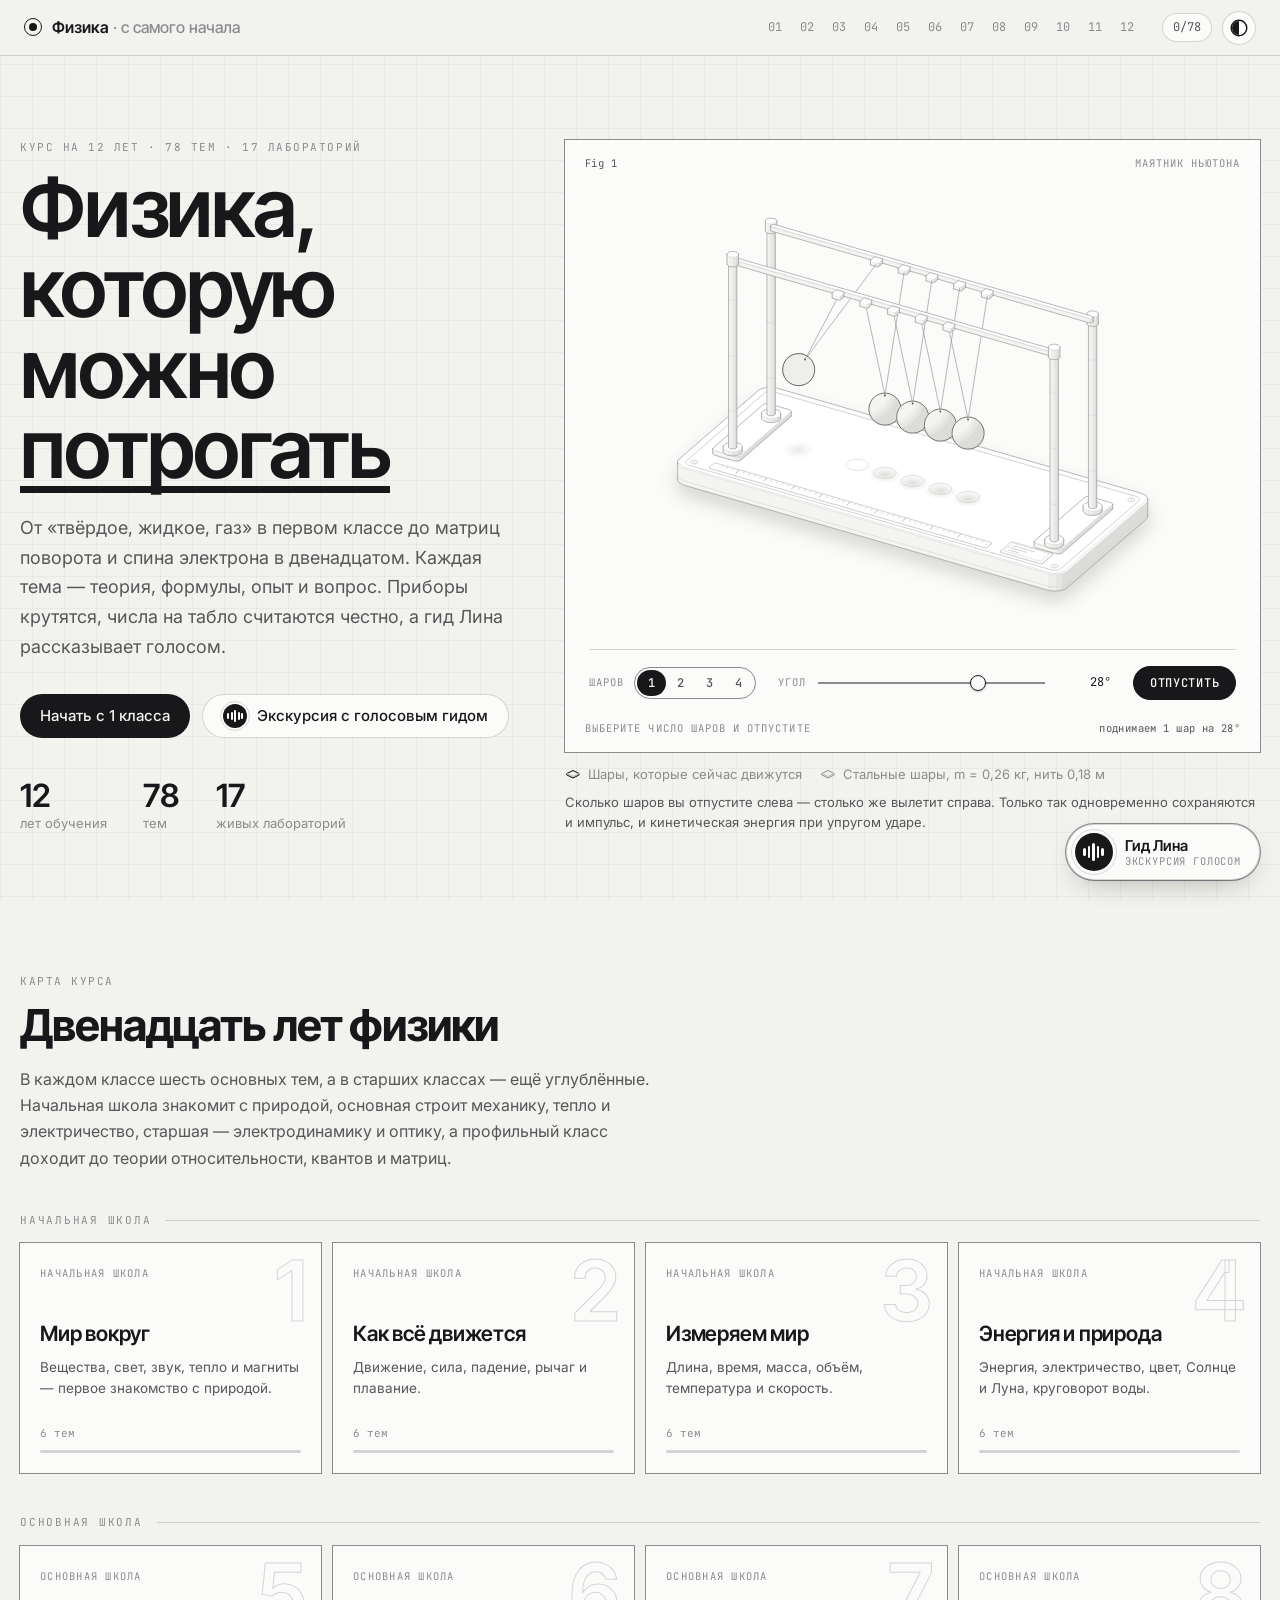
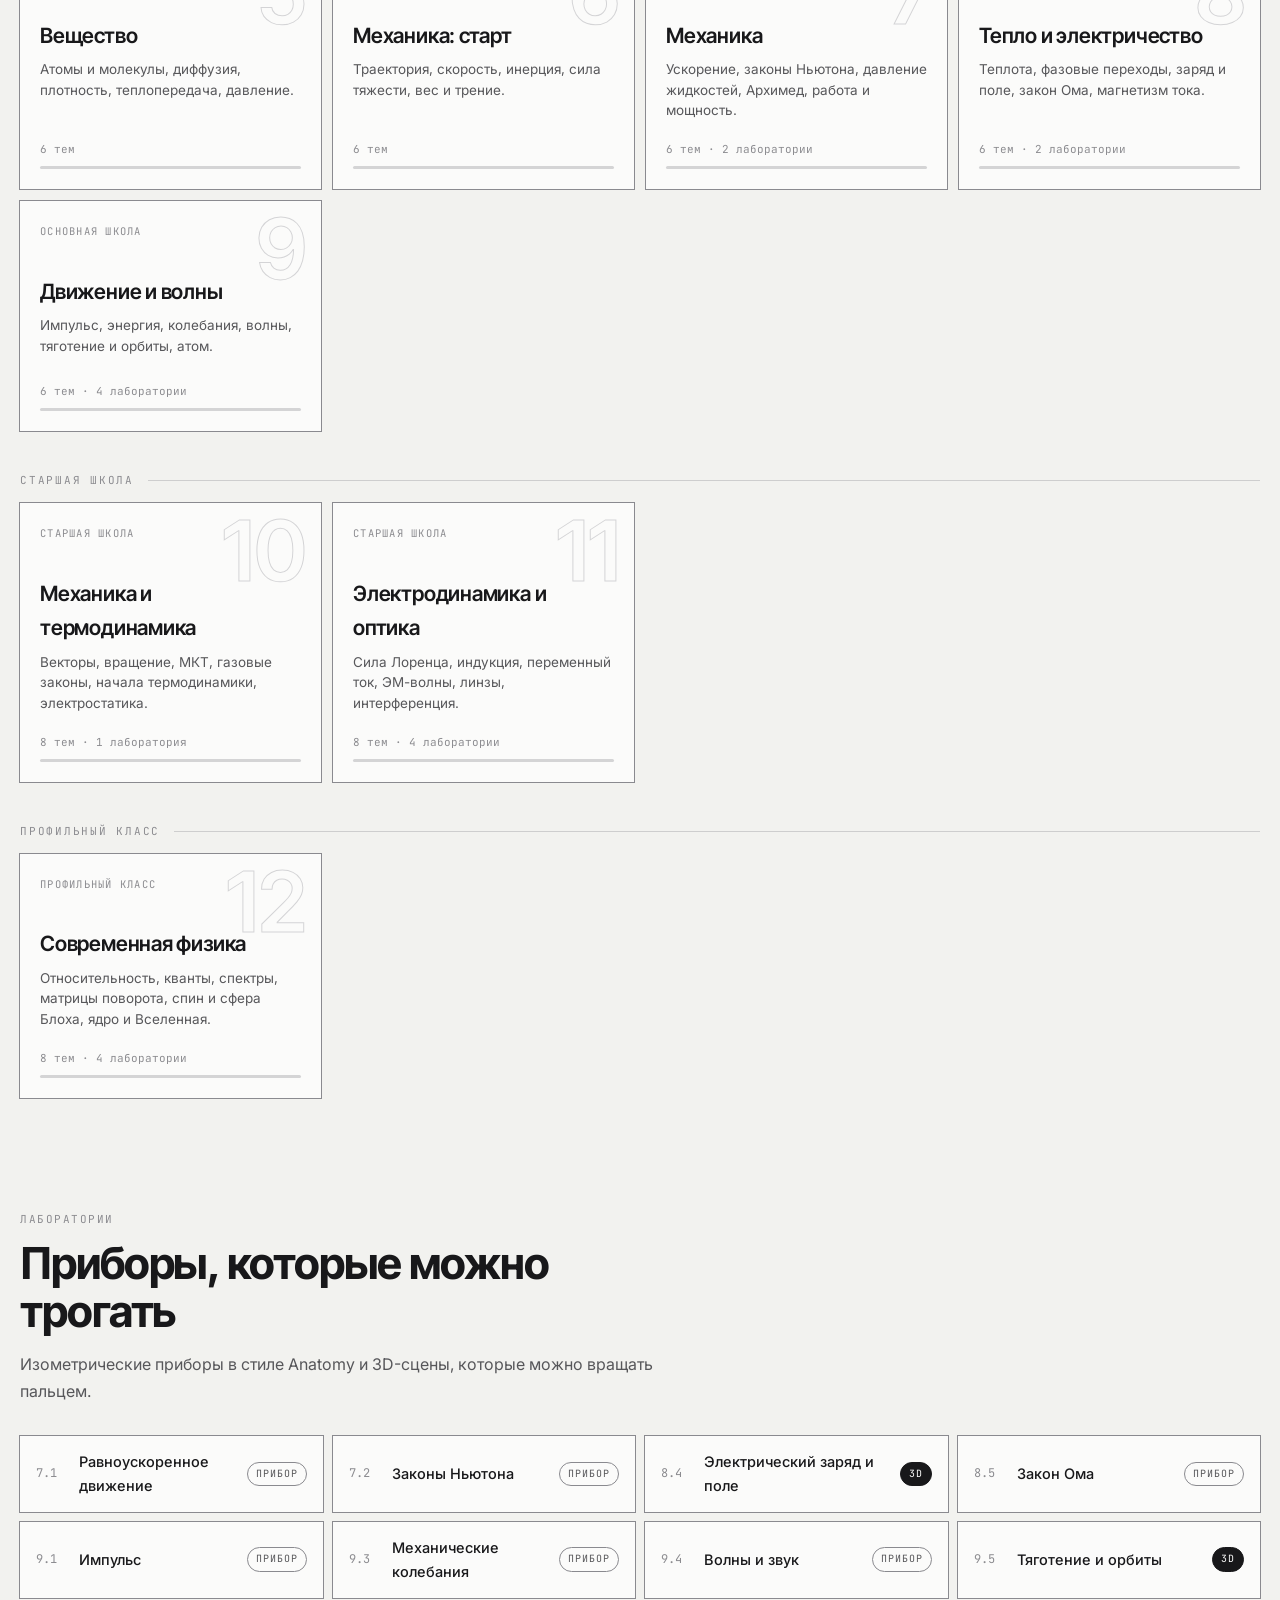
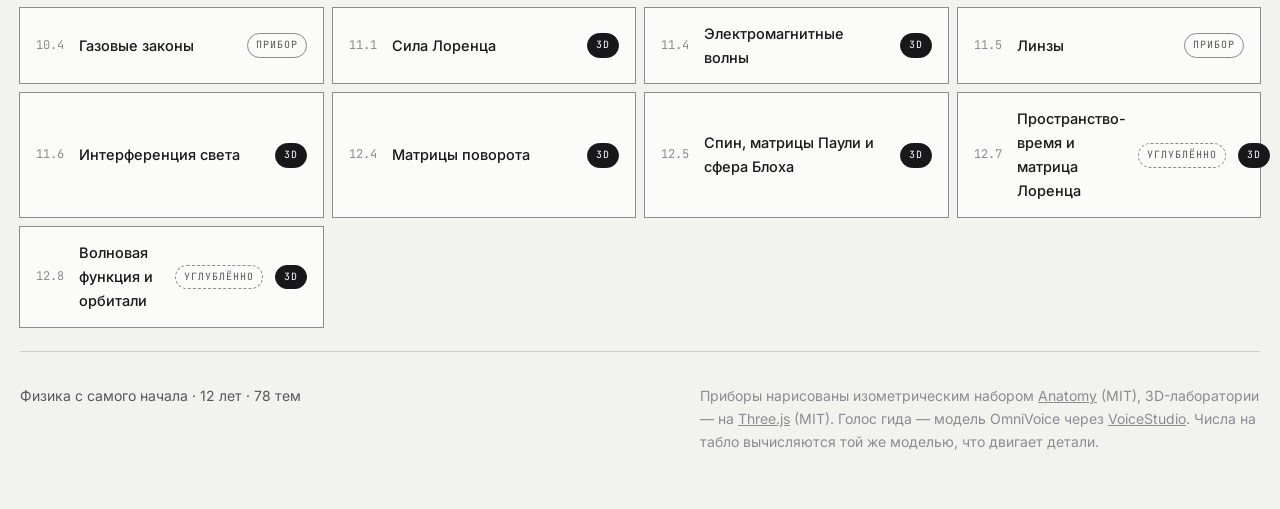
<file: index.html>
<!doctype html>
<html lang="ru">
<head>
<meta charset="utf-8">
<meta name="viewport" content="width=device-width, initial-scale=1">
<title>Физика с самого начала — курс на 12 лет</title>
<meta name="description" content="Интерактивный учебник физики: восемь живых опытов — от падения шара до линзы. Каждый прибор можно потрогать, каждое число вычислено честно.">
<meta name="theme-color" content="#f2f2ef">
<meta property="og:type" content="website">
<meta property="og:locale" content="ru_RU">
<meta property="og:site_name" content="Физика с самого начала">
<meta property="og:title" content="Физика, которую можно потрогать">
<meta property="og:description" content="Курс физики на 12 лет: 72 темы, живые приборы и 3D-лаборатории — от твёрдого и жидкого до матриц и спина. С голосовым гидом.">
<meta property="og:url" content="https://qazaqboss.github.io/physicsfromthebeging/">
<meta property="og:image" content="https://qazaqboss.github.io/physicsfromthebeging/og.png">
<meta property="og:image:width" content="2400">
<meta property="og:image:height" content="1260">
<meta property="og:image:alt" content="Маятник Ньютона в изометрии и заголовок «Физика, которую можно потрогать»">
<meta name="twitter:card" content="summary_large_image">
<meta name="twitter:title" content="Физика, которую можно потрогать">
<meta name="twitter:description" content="12 лет физики: 72 темы, живые приборы, 3D и голосовой гид.">
<meta name="twitter:image" content="https://qazaqboss.github.io/physicsfromthebeging/og.png">
<link rel="icon" href="data:image/svg+xml,%3Csvg xmlns='http://www.w3.org/2000/svg' viewBox='0 0 32 32'%3E%3Ccircle cx='16' cy='16' r='13' fill='none' stroke='%2318181a' stroke-width='2.5'/%3E%3Ccircle cx='16' cy='16' r='6' fill='%2318181a'/%3E%3C/svg%3E">
<link rel="preconnect" href="https://fonts.googleapis.com">
<link rel="preconnect" href="https://fonts.gstatic.com" crossorigin>
<link href="https://fonts.googleapis.com/css2?family=Inter+Tight:wght@400;500;600;700&family=Inter:wght@400;500;600&family=JetBrains+Mono:wght@400;500&display=swap" rel="stylesheet">
<style>.iso{
  --anatomy-page:#0b0b0b;--anatomy-card:#131313;--anatomy-text:#a3a3a3;--anatomy-strong:#e6e6e6;--anatomy-muted:#6e6e6e;
  --anatomy-paper:#131313;--anatomy-face:#1b1b1b;--anatomy-top:#1c1c1c;
  --anatomy-shade-0:#0f0f0f;--anatomy-shade-1:#121212;--anatomy-shade-2:#151515;--anatomy-shade-3:#181818;
  --anatomy-lit-top:#262626;--anatomy-lit-shade:#1d1d1d;
  --anatomy-hi:#d4d4d4;--anatomy-mid:#6a6a6a;--anatomy-lo:#3e3e3e;--anatomy-faint:#2a2a2a;--anatomy-lit:#ffffff;
  --anatomy-halo:#050505;--anatomy-halo-opacity:.9;--anatomy-dot:#e6e6e6;
  --anatomy-red:#ff6b6b;--anatomy-green:#6be0a0;--anatomy-blue:#6b9bff;
  --anatomy-weight:.6px;--anatomy-ease:cubic-bezier(.32,.72,0,1);
  --anatomy-mono:ui-monospace,"SF Mono",Menlo,Consolas,monospace;
  --anatomy-lift:inset 0 1px 0 0 #ffffff0a,inset 0 0 0 1px #ffffff06,0 0 0 1px #00000026,0 1px 1px -.5px #00000014,0 3px 3px -1.5px #00000014,0 6px 6px -3px #00000014,0 12px 12px -6px #00000014;
}
.iso[data-theme="light"]{
  --anatomy-page:#f2f2ef;--anatomy-card:#fbfbfa;--anatomy-text:#57575a;--anatomy-strong:#18181a;--anatomy-muted:#8c8c90;
  --anatomy-paper:#fbfbfa;--anatomy-face:#ffffff;--anatomy-top:#ffffff;
  --anatomy-shade-0:#dcdcd9;--anatomy-shade-1:#e5e5e2;--anatomy-shade-2:#ededea;--anatomy-shade-3:#f4f4f1;
  --anatomy-lit-top:#ffffff;--anatomy-lit-shade:#eeeeeb;
  --anatomy-hi:#26262a;--anatomy-mid:#8a8a8f;--anatomy-lo:#b4b4b8;--anatomy-faint:#d4d4d6;--anatomy-lit:#000000;
  --anatomy-halo:#8a8a80;--anatomy-halo-opacity:.32;--anatomy-dot:#3a3a3e;
  --anatomy-red:#e5484d;--anatomy-green:#30a46c;--anatomy-blue:#3e63dd;
  --anatomy-lift:inset 0 1px 0 0 #ffffff,0 0 0 1px #0000000f,0 1px 1px -.5px #0000000a,0 3px 3px -1.5px #0000000a,0 6px 6px -3px #0000000a,0 12px 12px -6px #0000000a;
}
.iso-svg{display:block;width:100%;height:auto;overflow:visible}
.iso-svg path,.iso-svg circle{vector-effect:non-scaling-stroke}
.iso-fill{fill:var(--anatomy-paper);stroke:none}
.iso-solid[data-lit]>.iso-fill{fill:var(--anatomy-face)}
.iso-shade,.iso-top{stroke:none}
.iso-shade[data-shade="0"]{fill:var(--anatomy-shade-0)}
.iso-shade[data-shade="1"]{fill:var(--anatomy-shade-1)}
.iso-shade[data-shade="2"]{fill:var(--anatomy-shade-2)}
.iso-shade[data-shade="3"]{fill:var(--anatomy-shade-3)}
.iso-top{fill:var(--anatomy-top)}
.iso-solid[data-lit]>.iso-top{fill:var(--anatomy-lit-top)}
.iso-solid[data-lit]>.iso-shade{fill:var(--anatomy-lit-shade)}
.iso-solid[data-seamless]>.iso-shade,.iso-solid[data-seamless]>.iso-top{stroke-width:.4;stroke-linejoin:round}
.iso-solid[data-seamless]>.iso-shade[data-shade="0"]{stroke:var(--anatomy-shade-0)}
.iso-solid[data-seamless]>.iso-shade[data-shade="1"]{stroke:var(--anatomy-shade-1)}
.iso-solid[data-seamless]>.iso-shade[data-shade="2"]{stroke:var(--anatomy-shade-2)}
.iso-solid[data-seamless]>.iso-shade[data-shade="3"]{stroke:var(--anatomy-shade-3)}
.iso-solid[data-seamless]>.iso-top{stroke:var(--anatomy-top)}
.iso-solid[data-seamless][data-lit]>.iso-top{stroke:var(--anatomy-lit-top)}
.iso-solid[data-seamless][data-lit]>.iso-shade{stroke:var(--anatomy-lit-shade)}
.iso-solid[data-lit]>.iso-edge{stroke:var(--anatomy-lit)}
.iso-halo{fill:var(--anatomy-halo);stroke:none;filter:blur(9px);opacity:var(--anatomy-halo-opacity);transform:translateY(3px)}
.iso-line{fill:none;stroke:var(--anatomy-lo);stroke-width:var(--anatomy-weight);stroke-linecap:round;stroke-linejoin:round}
.iso-line[data-tone="hi"]{stroke:var(--anatomy-hi)}
.iso-line[data-tone="mid"]{stroke:var(--anatomy-mid)}
.iso-line[data-tone="lo"]{stroke:var(--anatomy-lo)}
.iso-line[data-tone="faint"]{stroke:var(--anatomy-faint)}
.iso-line[data-tone="lit"]{stroke:var(--anatomy-lit)}
.iso-line[data-tone="red"]{stroke:var(--anatomy-red)}
.iso-line[data-tone="green"]{stroke:var(--anatomy-green)}
.iso-line[data-tone="blue"]{stroke:var(--anatomy-blue)}
.iso-line[data-dotted]{stroke-dasharray:.01 3.5;stroke-width:1}
.iso-line[data-dashed]{stroke-dasharray:3 3}
.iso-line[data-flow]{stroke-dasharray:2 6}
.iso-wire-end{fill:var(--anatomy-paper);stroke:var(--anatomy-lo);stroke-width:var(--anatomy-weight)}
.iso-wire[data-tone="hi"] .iso-wire-end{stroke:var(--anatomy-hi)}
.iso-wire[data-tone="mid"] .iso-wire-end{stroke:var(--anatomy-mid)}
.iso-wire[data-tone="faint"] .iso-wire-end{stroke:var(--anatomy-faint)}
.iso-wire[data-tone="lit"] .iso-wire-end{stroke:var(--anatomy-lit)}
.iso-dots circle{fill:var(--anatomy-dot);stroke:none;opacity:.32}
.iso-dots[data-tone="hi"] circle{opacity:.85}
.iso-dots[data-tone="mid"] circle{opacity:.45}
.iso-dots[data-tone="lo"] circle{opacity:.22}
.iso-dots[data-tone="faint"] circle{opacity:.12}
.iso-face-text{fill:var(--anatomy-mid);font-family:var(--anatomy-mono);letter-spacing:.04em}
.iso-face-text[data-tone="hi"]{fill:var(--anatomy-hi)}
.iso-face-text[data-tone="lo"]{fill:var(--anatomy-lo)}
.iso-face-text[data-tone="faint"]{fill:var(--anatomy-faint)}
.tb-body{fill:var(--anatomy-shade-2);stroke:none}
.tb-shine{fill:var(--anatomy-top);stroke:none}
.tb-shade{fill:var(--anatomy-shade-0);stroke:none}
.tb-ring{fill:none;stroke:var(--anatomy-lo);stroke-width:.45;stroke-linecap:butt;stroke-linejoin:round}
.tb-ring[data-tone="mid"]{stroke:var(--anatomy-mid)}
.tb-ring[data-tone="faint"]{stroke:var(--anatomy-faint)}
.tb-ring[data-tone="hi"]{stroke:var(--anatomy-hi)}
@keyframes iso-flow{to{stroke-dashoffset:-32}}
@keyframes iso-pulse{0%,100%{opacity:.18}12%{opacity:1}40%{opacity:.18}}
.iso-line[data-flow]{animation:iso-flow 1600ms linear infinite}
.iso-dots circle[data-pulse]{animation:iso-pulse 1600ms steps(1,end) infinite;animation-delay:var(--pulse-at,0ms)}
.iso-figure{margin:32px 0 36px}
.iso-plate{position:relative;padding:52px 24px;border-radius:0;background:var(--anatomy-card);box-shadow:0 0 0 1px var(--anatomy-mid);--anatomy-paper:var(--anatomy-card)}
.iso-plate-corners{position:absolute;inset:18px 20px;pointer-events:none}
.iso-plate-corner{position:absolute;color:var(--anatomy-muted);font-family:var(--anatomy-mono);font-size:10.5px;line-height:1;letter-spacing:.04em;white-space:nowrap}
.iso-plate-corner[data-corner="fig"]{top:0;left:0;color:var(--anatomy-text)}
.iso-plate-corner[data-corner="title"]{top:0;right:0;text-transform:uppercase;letter-spacing:.1em}
.iso-plate-corner[data-corner="hint"]{bottom:0;left:0;text-transform:uppercase;letter-spacing:.1em}
.iso-plate-corner[data-corner="readout"]{right:0;bottom:0;color:var(--anatomy-text);font-variant-numeric:tabular-nums}
.iso-plate .iso-svg{margin:0 auto}
.iso-legend{display:grid;gap:8px;margin-top:12px;color:var(--anatomy-muted);font-size:13px;line-height:1.55}
.iso-keys{display:flex;flex-wrap:wrap;gap:6px 18px}
.iso-key{display:inline-flex;align-items:center;gap:7px}
.iso-swatch{width:16px;height:10px;flex:none;overflow:visible}
.iso-swatch path{fill:none;stroke:var(--anatomy-hi);stroke-width:1;vector-effect:non-scaling-stroke;stroke-linejoin:round;stroke-linecap:round}
.iso-swatch[data-mark="raised"] path,.iso-swatch[data-mark="flat"] path{stroke:var(--anatomy-mid)}
.iso-swatch[data-mark="lit"] path{stroke:var(--anatomy-lit)}
.iso-swatch[data-mark="dim"] path{stroke:var(--anatomy-lo)}
.iso-swatch[data-mark="dotted"] path{stroke-dasharray:.01 3;stroke-width:1.4}
.iso-swatch[data-mark="dashed"] path{stroke-dasharray:3 2.5}
.iso-swatch[data-mark="red"] path{stroke:var(--anatomy-red)}
.iso-swatch[data-mark="green"] path{stroke:var(--anatomy-green)}
.iso-swatch[data-mark="blue"] path{stroke:var(--anatomy-blue)}
.iso-swatch-crease{stroke:var(--anatomy-lo)!important}
@media (max-width:560px){.iso-plate{padding:48px 12px 70px}.iso-plate-corner[data-corner="hint"]{bottom:18px}}
@media (prefers-reduced-motion:reduce){.iso-line[data-flow],.iso-dots circle[data-pulse]{animation:none}}

*{box-sizing:border-box}
html{scroll-behavior:smooth;scroll-padding-top:72px;color-scheme:light}
body[data-theme="dark"]{color-scheme:dark}
.iso{--anatomy-mono:"JetBrains Mono",ui-monospace,"SF Mono",Menlo,Consolas,monospace}
body{
  margin:0;background:var(--anatomy-page);color:var(--anatomy-text);
  font:16px/1.65 Inter,ui-sans-serif,system-ui,-apple-system,"Segoe UI",sans-serif;
  -webkit-font-smoothing:antialiased;
  --rule:color-mix(in srgb,var(--anatomy-mid) 35%,transparent);
  --accent:var(--anatomy-strong);
  --grid:color-mix(in srgb,var(--anatomy-mid) 9%,transparent);
  background-image:linear-gradient(var(--grid) 1px,transparent 1px),linear-gradient(90deg,var(--grid) 1px,transparent 1px);
  background-size:32px 32px;background-attachment:fixed;
}
a{color:inherit}
b{color:var(--anatomy-strong);font-weight:600}
h1,h2{font-family:"Inter Tight",Inter,sans-serif;color:var(--anatomy-strong);letter-spacing:-.025em;margin:0}
.eyebrow{font-family:var(--anatomy-mono);font-size:11px;letter-spacing:.14em;text-transform:uppercase;color:var(--anatomy-muted);margin:0 0 12px}

.topbar{position:sticky;top:0;z-index:20;display:flex;align-items:center;gap:20px;height:56px;padding:0 24px;
  background:color-mix(in srgb,var(--anatomy-page) 82%,transparent);backdrop-filter:blur(12px) saturate(1.2);-webkit-backdrop-filter:blur(12px);
  border-bottom:1px solid var(--rule)}
.brand{display:flex;align-items:center;gap:10px;text-decoration:none;font-family:"Inter Tight",sans-serif;font-weight:600;color:var(--anatomy-strong);white-space:nowrap}
.brand-dim{color:var(--anatomy-muted);font-weight:500}
.brand-mark{width:18px;height:18px;border-radius:50%;border:1.5px solid var(--anatomy-strong);position:relative}
.brand-mark::after{content:"";position:absolute;inset:4px;border-radius:50%;background:var(--anatomy-strong)}
.chapters-nav{display:flex;gap:2px;margin-left:auto;font-family:var(--anatomy-mono);font-size:12px}
.chapters-nav a{text-decoration:none;padding:5px 8px;border-radius:6px;color:var(--anatomy-muted);transition:color .2s,background .2s}
.chapters-nav a:hover{color:var(--anatomy-strong)}
.chapters-nav a[data-active]{color:var(--anatomy-strong);background:color-mix(in srgb,var(--anatomy-mid) 16%,transparent)}
.chapters-nav a[data-done]::after{content:"";display:inline-block;width:4px;height:4px;border-radius:50%;background:var(--anatomy-green);margin-left:4px;vertical-align:middle}
.topbar-right{display:flex;align-items:center;gap:10px}
.progress-pill{font-family:var(--anatomy-mono);font-size:12px;color:var(--anatomy-text);padding:4px 10px;border:1px solid var(--rule);border-radius:99px;background:var(--anatomy-card)}
.theme-toggle{width:34px;height:34px;border-radius:50%;border:1px solid var(--rule);background:var(--anatomy-card);cursor:pointer;display:grid;place-items:center}
.theme-toggle span{width:14px;height:14px;border-radius:50%;background:linear-gradient(90deg,var(--anatomy-strong) 50%,transparent 50%);box-shadow:0 0 0 1.5px var(--anatomy-strong)}
.scroll-line{position:absolute;left:0;right:0;bottom:-1px;height:1px}
.scroll-line span{display:block;height:100%;width:100%;background:var(--anatomy-strong);transform:scaleX(0);transform-origin:left;will-change:transform}

main{width:min(1240px,100% - 32px);margin:0 auto}

.hero{display:grid;grid-template-columns:minmax(0,5fr) minmax(0,7fr);gap:48px;align-items:center;padding:72px 0 56px;min-height:calc(100vh - 56px)}
.hero h1{font-size:clamp(44px,6.4vw,84px);line-height:.98;font-weight:600}
.hero h1 em{font-style:normal;position:relative;white-space:nowrap}
.hero h1 em::after{content:"";position:absolute;left:0;right:0;bottom:.06em;height:.09em;background:var(--anatomy-strong);transform-origin:left;animation:underline 1.2s .4s cubic-bezier(.32,.72,0,1) both}
@keyframes underline{from{transform:scaleX(0)}}
.lead{font-size:18px;max-width:34em;margin:24px 0 32px}
.hero-cta{display:flex;flex-wrap:wrap;gap:12px}
.btn-primary,.btn-ghost{display:inline-flex;align-items:center;height:44px;padding:0 20px;border-radius:99px;text-decoration:none;font-weight:500;font-size:15px;transition:transform .2s,box-shadow .2s}
.btn-primary{background:var(--anatomy-strong);color:var(--anatomy-page)}
.btn-primary:hover{transform:translateY(-1px);box-shadow:0 6px 18px -6px #0006}
.btn-ghost{border:1px solid var(--rule);color:var(--anatomy-strong);background:var(--anatomy-card)}
.hero-stats{display:flex;gap:36px;margin:40px 0 0}
.hero-stats div{display:flex;flex-direction:column}
.hero-stats dt{font-family:"Inter Tight",sans-serif;font-size:32px;font-weight:600;color:var(--anatomy-strong);line-height:1.1}
.hero-stats dd{margin:0;font-size:13px;color:var(--anatomy-muted)}
.hero-figure .iso-figure{margin:0}
.hero-figure{animation:rise 1.4s .15s cubic-bezier(.22,1,.36,1) both}
.hero-text>*{animation:rise 1.1s cubic-bezier(.22,1,.36,1) both}
.hero-text>:nth-child(2){animation-delay:.08s}.hero-text>:nth-child(3){animation-delay:.16s}.hero-text>:nth-child(4){animation-delay:.24s}.hero-text>:nth-child(5){animation-delay:.32s}
@keyframes rise{from{opacity:0;transform:translateY(28px) scale(.985)}}
.iso-plate{transition:box-shadow .5s cubic-bezier(.22,1,.36,1),transform .5s cubic-bezier(.22,1,.36,1)}
.chapter-figure .iso-plate:hover,.hero-figure .iso-plate:hover{box-shadow:0 0 0 1px var(--anatomy-strong),0 24px 48px -28px #0004}
::view-transition-old(root),::view-transition-new(root){animation-duration:.55s;animation-timing-function:cubic-bezier(.22,1,.36,1)}

.section-head{max-width:640px;margin-bottom:32px}
.section-head h2,.finale h2{font-size:clamp(30px,3.6vw,44px);line-height:1.08;margin-bottom:12px}
.map{padding:56px 0 24px}
.map-grid{list-style:none;margin:0;padding:0;display:grid;grid-template-columns:repeat(4,1fr);gap:1px;background:var(--anatomy-mid);box-shadow:0 0 0 1px var(--anatomy-mid)}
.map-grid a{display:grid;gap:6px;padding:22px 20px 24px;background:var(--anatomy-card);text-decoration:none;height:100%;transition:background .35s}
.map-name{transition:transform .45s cubic-bezier(.22,1,.36,1)}
.map-grid a:hover .map-name{transform:translateX(4px)}
.map-grid a:hover{background:var(--anatomy-page)}
.map-num{font-family:var(--anatomy-mono);font-size:11px;color:var(--anatomy-muted)}
.map-name{font-family:"Inter Tight",sans-serif;font-size:21px;font-weight:600;color:var(--anatomy-strong);letter-spacing:-.01em}
.map-law{font-family:var(--anatomy-mono);font-size:13px;color:var(--anatomy-text)}
.map-tool{font-size:13px;color:var(--anatomy-muted);margin-top:10px;padding-top:10px;border-top:1px solid var(--rule)}
.map-grid li[data-done] .map-num::after{content:" · решено";color:var(--anatomy-green)}

.chapter{padding:96px 0 40px;border-top:1px solid var(--rule);margin-top:56px}
.chapter-head{display:flex;gap:28px;align-items:flex-start;margin-bottom:40px}
.chapter-num{font-family:"Inter Tight",sans-serif;font-size:clamp(64px,8vw,112px);line-height:.8;font-weight:600;color:transparent;-webkit-text-stroke:1px var(--anatomy-mid);letter-spacing:-.04em}
.chapter-head h2{font-size:clamp(30px,3.8vw,48px);line-height:1.05}
.chapter-body{display:grid;grid-template-columns:minmax(0,5fr) minmax(0,7fr);gap:48px;align-items:start}
.chapter:nth-of-type(even) .chapter-body{grid-template-columns:minmax(0,7fr) minmax(0,5fr)}
.chapter:nth-of-type(even) .chapter-figure{order:-1}
.chapter-text{max-width:36em}
.chapter-text p{margin:0 0 16px}
.chapter-figure{position:sticky;top:80px}
.chapter-figure .iso-figure{margin:0}

.formula{display:flex;flex-direction:column;gap:6px;margin:22px 0;padding:18px 22px;background:var(--anatomy-card);box-shadow:0 0 0 1px var(--anatomy-mid);position:relative}
.formula::before,.formula::after{content:"";position:absolute;width:6px;height:6px;border:1px solid var(--anatomy-mid);background:var(--anatomy-page);border-radius:50%}
.formula::before{left:-4px;top:-4px}.formula::after{right:-4px;bottom:-4px}
.formula.small{padding:14px 18px}
.f-main{font-family:"Inter Tight",sans-serif;font-size:26px;color:var(--anatomy-strong);font-weight:500;letter-spacing:-.01em;display:flex;align-items:center;flex-wrap:wrap;gap:.25em}
.formula.small .f-main{font-size:21px}
.f-note{font-family:var(--anatomy-mono);font-size:11.5px;color:var(--anatomy-muted);letter-spacing:.02em}
.frac{display:inline-flex;flex-direction:column;align-items:center;font-size:.72em;line-height:1.15;vertical-align:middle}
.frac span:first-child{border-bottom:1px solid currentColor;padding:0 .2em .08em}
.frac span:last-child{padding:.08em .2em 0}
.sqrt{border-top:1px solid currentColor;padding:0 .15em;margin-left:-.1em}

.try{margin:26px 0;padding:18px 22px;border-left:2px solid var(--anatomy-strong);background:color-mix(in srgb,var(--anatomy-card) 70%,transparent)}
.try-title{font-family:var(--anatomy-mono);font-size:11px;letter-spacing:.14em;text-transform:uppercase;color:var(--anatomy-strong);margin:0 0 8px!important}
.try ol{margin:0;padding-left:20px}
.try li{margin:4px 0}

.quiz{margin-top:28px;padding:20px 22px 22px;border:1px dashed var(--anatomy-mid);display:flex;flex-wrap:wrap;gap:8px}
.quiz-q{width:100%;margin:0 0 8px!important;color:var(--anatomy-strong);font-weight:500}
.quiz-q::before{content:"Проверь себя";display:block;font-family:var(--anatomy-mono);font-size:11px;letter-spacing:.14em;text-transform:uppercase;color:var(--anatomy-muted);font-weight:400;margin-bottom:6px}
.quiz button{font:500 14px/1 var(--anatomy-mono);padding:10px 14px;border-radius:99px;border:1px solid var(--rule);background:var(--anatomy-card);color:var(--anatomy-strong);cursor:pointer;transition:all .2s}
.quiz button:hover{border-color:var(--anatomy-strong)}
@keyframes pop{40%{transform:scale(1.08)}}
@keyframes shake{20%,60%{transform:translateX(-4px)}40%,80%{transform:translateX(4px)}}
.quiz button[data-state="wrong"]{animation:shake .4s}
.quiz-why:not([hidden]){animation:rise .6s cubic-bezier(.22,1,.36,1) both}
.quiz button[data-state="right"]{animation:pop .45s cubic-bezier(.22,1,.36,1);background:var(--anatomy-green);border-color:var(--anatomy-green);color:#fff}
.quiz button[data-state="wrong"]{border-color:var(--anatomy-red);color:var(--anatomy-red);text-decoration:line-through}
.quiz-why{width:100%;margin:10px 0 0!important;font-size:14.5px;padding-top:12px;border-top:1px solid var(--rule)}

.lab-controls{display:flex;flex-wrap:wrap;align-items:center;gap:12px 22px;margin-top:22px;padding-top:16px;border-top:1px solid var(--rule)}
.lab-row{display:flex;align-items:center;gap:10px}
.lab-range{display:flex;align-items:center;gap:10px;flex:1 1 220px;min-width:200px}
.lab-range-label{font-family:var(--anatomy-mono);font-size:10.5px;letter-spacing:.1em;text-transform:uppercase;color:var(--anatomy-muted);white-space:nowrap}
.lab-range output{font-family:var(--anatomy-mono);font-size:12px;color:var(--anatomy-strong);min-width:4.5em;text-align:right;font-variant-numeric:tabular-nums}
.lab-range input{flex:1;-webkit-appearance:none;appearance:none;height:20px;background:transparent;cursor:pointer;min-width:80px}
.lab-range input::-webkit-slider-runnable-track{height:2px;background:var(--anatomy-mid)}
.lab-range input::-moz-range-track{height:2px;background:var(--anatomy-mid)}
.lab-range input::-webkit-slider-thumb{-webkit-appearance:none;width:16px;height:16px;border-radius:50%;margin-top:-7px;background:var(--anatomy-card);border:1.5px solid var(--anatomy-strong);box-shadow:0 1px 3px #0003}
.lab-range input::-moz-range-thumb{width:14px;height:14px;border-radius:50%;background:var(--anatomy-card);border:1.5px solid var(--anatomy-strong)}
.lab-btn{font:500 12px/1 var(--anatomy-mono);letter-spacing:.06em;text-transform:uppercase;height:34px;padding:0 16px;border-radius:99px;border:1px solid var(--anatomy-mid);background:var(--anatomy-card);color:var(--anatomy-strong);cursor:pointer;transition:all .2s}
.lab-btn:hover{border-color:var(--anatomy-strong)}
.lab-btn[data-primary]{background:var(--anatomy-strong);color:var(--anatomy-card);border-color:var(--anatomy-strong)}
.lab-btn[data-primary]:hover{transform:translateY(-1px)}
.lab-seg{display:inline-flex;border:1px solid var(--anatomy-mid);border-radius:99px;padding:2px}
.lab-seg button{font:500 12px/1 var(--anatomy-mono);border:0;background:transparent;color:var(--anatomy-text);padding:7px 11px;border-radius:99px;cursor:pointer}
.lab-seg button[aria-checked="true"]{background:var(--anatomy-strong);color:var(--anatomy-card)}
.iso-stage{outline:none;touch-action:pan-y}
.iso-stage:focus-visible{box-shadow:0 0 0 1px var(--anatomy-strong)}
.iso-caption{color:var(--anatomy-text)}
.iso-plate-corner[data-corner="readout"]{max-width:70%;text-align:right;white-space:normal}

.finale{margin:96px 0 0;padding:72px 0;border-top:1px solid var(--rule)}
.cheat{display:grid;grid-template-columns:repeat(4,1fr);gap:12px;margin-top:28px}
.cheat a{display:grid;gap:4px;padding:18px;background:var(--anatomy-card);box-shadow:0 0 0 1px var(--anatomy-mid);text-decoration:none;transition:transform .2s}
.cheat a:hover{transform:translateY(-2px)}
.cheat b{font-family:var(--anatomy-mono);font-size:15px;font-weight:500}
.cheat span{font-size:13px;color:var(--anatomy-muted)}
.footer{width:min(1240px,100% - 32px);margin:0 auto;padding:32px 0 56px;border-top:1px solid var(--rule);font-size:14px;display:flex;justify-content:space-between;gap:24px;flex-wrap:wrap}
.footer p{margin:0}.footer-dim{color:var(--anatomy-muted);max-width:40em}

.reveal{opacity:0;transform:translateY(26px);transition:opacity 1s cubic-bezier(.22,1,.36,1),transform 1s cubic-bezier(.22,1,.36,1)}
.reveal[data-in]{opacity:1;transform:none}

@media (max-width:1020px){
  .hero,.chapter-body,.chapter:nth-of-type(even) .chapter-body{grid-template-columns:1fr}
  .chapter:nth-of-type(even) .chapter-figure{order:0}
  .chapter-figure{position:static}
  .hero{min-height:0;padding-top:48px}
  .map-grid,.cheat{grid-template-columns:repeat(2,1fr)}
  .chapters-nav{display:none}
  .topbar-right{margin-left:auto}
}
@media (max-width:560px){
  .topbar{padding:0 16px}
  .brand-dim{display:none}
  .map-grid,.cheat{grid-template-columns:1fr}
  .chapter-head{gap:16px}
  .chapter{padding-top:64px}
  .hero-stats{gap:24px}
  .f-main{font-size:22px}
  .lab-range{min-width:100%}
  .iso-plate{padding-bottom:64px}
  .iso-plate-corner[data-corner="hint"]{display:none}
  .iso-plate-corner[data-corner="readout"]{max-width:none;left:0;text-align:left}
}
@media (prefers-reduced-motion:reduce){html{scroll-behavior:auto}.reveal{opacity:1;transform:none;transition:none}.hero h1 em::after,.hero-figure,.hero-text>*,.quiz button,.quiz-why{animation:none!important}}

.iso-layers{position:relative}
.iso-layers>svg+svg{position:absolute;inset:0;width:100%;height:100%;pointer-events:none}
.iso-stage[data-running] .iso-layers>svg{will-change:transform}
@media (max-width:1020px),(pointer:coarse){
  body{background-attachment:scroll}
  .topbar{backdrop-filter:none;-webkit-backdrop-filter:none;background:var(--anatomy-page)}
}
@media (pointer:coarse){
  .lab-seg button{padding:11px 14px;min-width:40px}
  .lab-btn{height:42px;padding:0 20px}
  .lab-range input{height:36px}
  .lab-range input::-webkit-slider-thumb{width:24px;height:24px;margin-top:-11px}
  .lab-range input::-moz-range-thumb{width:22px;height:22px}
  .quiz button{padding:13px 16px}
  .iso-plate:hover{box-shadow:0 0 0 1px var(--anatomy-mid)!important}
}
html{-webkit-tap-highlight-color:transparent;overflow-x:hidden}
.lab-controls button,.lab-range input,.quiz button{touch-action:manipulation}

/* ---------- голосовой гид ---------- */
.btn-guide{gap:10px;cursor:pointer;font:inherit;font-weight:500;font-size:15px}
.guide-avatar{--lvl:0;display:inline-flex;align-items:center;justify-content:center;gap:2px;width:38px;height:38px;border-radius:50%;background:var(--anatomy-strong);flex:none;position:relative}
.guide-avatar::after{content:"";position:absolute;inset:-4px;border-radius:50%;border:1.5px solid var(--anatomy-strong);opacity:calc(.15 + var(--lvl) * .8);transform:scale(calc(1 + var(--lvl) * .22));transition:transform .08s linear,opacity .08s linear}
.guide-avatar i{display:block;width:2.5px;border-radius:2px;background:var(--anatomy-card);height:30%;transform-origin:center}
.guide-avatar i:nth-child(1),.guide-avatar i:nth-child(5){height:22%}
.guide-avatar i:nth-child(3){height:46%}
[data-playing] .guide-avatar i,.guide[data-playing] .guide-avatar i{animation:talk .9s ease-in-out infinite}
.guide-avatar i:nth-child(2){animation-delay:-.2s!important}.guide-avatar i:nth-child(3){animation-delay:-.45s!important}.guide-avatar i:nth-child(4){animation-delay:-.1s!important}.guide-avatar i:nth-child(5){animation-delay:-.6s!important}
@keyframes talk{0%,100%{transform:scaleY(.7)}50%{transform:scaleY(1.6)}}
.guide-avatar-sm{width:24px;height:24px;gap:1.5px}
.guide-avatar-sm i{width:2px}
.guide-avatar-sm::after{inset:-3px;border-width:1px}
.guide-avatar-lg{width:44px;height:44px}

.guide-launcher{position:fixed;right:20px;bottom:20px;z-index:40;display:flex;align-items:center;gap:12px;padding:8px 18px 8px 8px;border-radius:99px;border:1px solid var(--rule);background:var(--anatomy-card);color:var(--anatomy-strong);cursor:pointer;font:inherit;box-shadow:0 10px 30px -12px #0005,0 0 0 1px var(--anatomy-mid);transition:transform .5s cubic-bezier(.22,1,.36,1),opacity .4s}
.guide-launcher:hover{transform:translateY(-2px)}
.guide-launcher[data-hidden]{transform:translateY(140%);opacity:0;pointer-events:none}
.guide-launcher-text{display:grid;text-align:left;line-height:1.2}
.guide-launcher-text b{font-family:"Inter Tight",sans-serif;font-size:15px}
.guide-launcher-text span{font-family:var(--anatomy-mono);font-size:10.5px;letter-spacing:.08em;text-transform:uppercase;color:var(--anatomy-muted)}
.guide-launcher .guide-avatar{animation:beckon 3.2s 2s ease-in-out infinite}
@keyframes beckon{0%,80%,100%{transform:none}86%{transform:scale(1.12)}92%{transform:scale(.96)}}

.guide{position:fixed;right:20px;bottom:20px;z-index:41;width:min(420px,calc(100vw - 32px));background:var(--anatomy-card);box-shadow:0 0 0 1px var(--anatomy-mid),0 30px 60px -24px #0006;padding:16px 18px 14px;opacity:0;transform:translateY(24px) scale(.98);transition:opacity .45s cubic-bezier(.22,1,.36,1),transform .55s cubic-bezier(.22,1,.36,1)}
.guide[data-in]{opacity:1;transform:none}
.guide[data-side="left"]{right:auto;left:20px}
.guide-auto input{accent-color:var(--anatomy-strong);width:15px;height:15px}
.guide::before{content:"";position:absolute;left:-4px;top:-4px;width:6px;height:6px;border-radius:50%;border:1px solid var(--anatomy-mid);background:var(--anatomy-page)}
.guide-head{display:flex;align-items:center;gap:12px}
.guide-who{display:grid;line-height:1.25;min-width:0}
.guide-who b{font-family:"Inter Tight",sans-serif;font-size:16px;color:var(--anatomy-strong)}
.guide-who span{font-family:var(--anatomy-mono);font-size:10.5px;letter-spacing:.1em;text-transform:uppercase;color:var(--anatomy-muted);white-space:nowrap;overflow:hidden;text-overflow:ellipsis}
.guide-count{margin-left:auto;font-family:var(--anatomy-mono);font-size:11.5px;color:var(--anatomy-muted)}
.guide-x{width:32px;height:32px;border-radius:50%;border:1px solid var(--rule);background:transparent;color:var(--anatomy-text);cursor:pointer}
.guide-wave{display:flex;align-items:center;gap:3px;height:34px;margin:12px 0 6px}
.guide-wave i{flex:1;height:100%;border-radius:2px;background:var(--anatomy-strong);opacity:.75;transform:scaleY(.12);transition:transform .07s linear}
.guide-text{margin:6px 0 10px;font-size:15.5px;line-height:1.6;color:var(--anatomy-muted);max-height:9.6em;overflow:auto;scrollbar-width:thin}
.guide-text span{transition:color .25s}
.guide-text span[data-s="said"]{color:var(--anatomy-text)}
.guide-text span[data-s="now"]{color:var(--anatomy-strong);background:color-mix(in srgb,var(--anatomy-mid) 22%,transparent);border-radius:3px;box-shadow:0 0 0 2px color-mix(in srgb,var(--anatomy-mid) 22%,transparent)}
.guide-bar{height:2px;background:var(--rule);margin-bottom:12px}
.guide-bar span{display:block;height:100%;background:var(--anatomy-strong);transform:scaleX(0);transform-origin:left}
.guide-ctrl{display:flex;align-items:center;gap:8px;flex-wrap:wrap}
.guide-btn{width:38px;height:38px;border-radius:50%;border:1px solid var(--anatomy-mid);background:var(--anatomy-card);color:var(--anatomy-strong);font-size:20px;line-height:1;cursor:pointer;display:grid;place-items:center;touch-action:manipulation}
.guide-btn:disabled{opacity:.35;cursor:default}
.guide-play{width:46px;height:46px;background:var(--anatomy-strong);border-color:var(--anatomy-strong)}
.guide-play span{width:0;height:0;border-left:12px solid var(--anatomy-card);border-top:8px solid transparent;border-bottom:8px solid transparent;margin-left:3px}
.guide[data-playing] .guide-play span{width:12px;height:14px;border:0;margin:0;background:linear-gradient(90deg,var(--anatomy-card) 0 35%,transparent 35% 65%,var(--anatomy-card) 65%)}
.guide-auto{display:flex;align-items:center;gap:5px;font-family:var(--anatomy-mono);font-size:11px;text-transform:uppercase;letter-spacing:.08em;color:var(--anatomy-muted);cursor:pointer;margin-left:4px}
.guide-dots{display:flex;gap:4px;margin-left:auto}
.guide-dots button{width:7px;height:7px;padding:0;border-radius:50%;border:0;background:var(--anatomy-faint);cursor:pointer;transition:all .3s}
.guide-dots button[data-done]{background:var(--anatomy-mid)}
.guide-dots button[data-on]{background:var(--anatomy-strong);width:18px;border-radius:4px}

.guide-ring{position:fixed;left:0;top:0;z-index:30;pointer-events:none;border-radius:4px;box-shadow:0 0 0 2px var(--anatomy-strong),0 0 0 9999px color-mix(in srgb,var(--anatomy-page) 38%,transparent);transition:transform .7s cubic-bezier(.22,1,.36,1),width .7s cubic-bezier(.22,1,.36,1),height .7s cubic-bezier(.22,1,.36,1);animation:ringpulse 2.4s ease-in-out infinite}
@keyframes ringpulse{50%{box-shadow:0 0 0 4px var(--anatomy-strong),0 0 0 9999px color-mix(in srgb,var(--anatomy-page) 38%,transparent)}}

.listen-btn{display:inline-flex;align-items:center;gap:10px;margin-top:16px;padding:6px 16px 6px 6px;border-radius:99px;border:1px solid var(--rule);background:var(--anatomy-card);color:var(--anatomy-strong);font:500 14px/1 Inter,sans-serif;cursor:pointer;transition:border-color .3s,transform .3s}
.listen-btn:hover{border-color:var(--anatomy-strong);transform:translateY(-1px)}

@media (max-width:560px){
  .guide{right:0;left:0;bottom:0;width:100%;padding:14px 16px calc(14px + env(safe-area-inset-bottom));border-radius:16px 16px 0 0}
  .guide::before{display:none}
  .guide-text{max-height:6.4em;font-size:15px}
  .guide-launcher{right:12px;bottom:calc(12px + env(safe-area-inset-bottom));padding-right:14px}
  .guide-launcher-text span{display:none}
  .guide-dots{display:none}
  body[data-guide] .footer{padding-bottom:260px}
}
@media (prefers-reduced-motion:reduce){.guide-ring,.guide-avatar i,.guide-launcher .guide-avatar{animation:none!important}}

/* ---------- курс: карта, класс, тема ---------- */
#app{outline:none;min-height:70vh}
.crumbs{display:flex;gap:10px;align-items:center;padding:28px 0 0;font-family:var(--anatomy-mono);font-size:12px;color:var(--anatomy-muted);letter-spacing:.04em}
.crumbs a{color:var(--anatomy-text);text-decoration:none}
.crumbs a:hover{color:var(--anatomy-strong)}
.course-map{padding-top:72px}
.stage{margin-top:40px}
.stage-name{font-family:var(--anatomy-mono);font-size:11px;letter-spacing:.16em;text-transform:uppercase;color:var(--anatomy-muted);margin:0 0 14px;display:flex;align-items:center;gap:14px}
.stage-name::after{content:"";flex:1;height:1px;background:var(--rule)}
.grade-grid{display:grid;grid-template-columns:repeat(4,1fr);gap:1px;background:var(--anatomy-mid);box-shadow:0 0 0 1px var(--anatomy-mid)}
.grade-card{position:relative;display:flex;flex-direction:column;gap:6px;padding:22px 20px 20px;background:var(--anatomy-card);text-decoration:none;min-height:230px;overflow:hidden;transition:background .35s}
.grade-card:hover{background:var(--anatomy-page)}
.grade-num{position:absolute;right:14px;top:6px;font-family:"Inter Tight",sans-serif;font-size:84px;font-weight:600;line-height:1;color:transparent;-webkit-text-stroke:1px var(--anatomy-faint);transition:-webkit-text-stroke-color .35s,transform .5s cubic-bezier(.22,1,.36,1)}
.grade-card:hover .grade-num{-webkit-text-stroke-color:var(--anatomy-mid);transform:translateY(-3px)}
.grade-meta{font-family:var(--anatomy-mono);font-size:10.5px;letter-spacing:.12em;text-transform:uppercase;color:var(--anatomy-muted)}
.grade-title{font-family:"Inter Tight",sans-serif;font-size:21px;font-weight:600;color:var(--anatomy-strong);letter-spacing:-.01em;margin-top:28px;position:relative}
.grade-blurb{font-size:13.5px;line-height:1.5;color:var(--anatomy-text);position:relative}
.grade-foot{margin-top:auto;padding-top:14px;display:grid;gap:8px;font-family:var(--anatomy-mono);font-size:11px;color:var(--anatomy-muted)}
.grade-bar{height:3px;background:var(--rule);border-radius:2px;overflow:hidden}
.grade-bar i{display:block;height:100%;background:var(--anatomy-green);transition:width .6s}
.labs-strip{padding:88px 0 24px}
.labs-grid{display:grid;grid-template-columns:repeat(auto-fill,minmax(250px,1fr));gap:10px}
.lab-chip{display:flex;align-items:center;gap:12px;padding:14px 16px;background:var(--anatomy-card);box-shadow:0 0 0 1px var(--anatomy-mid);text-decoration:none;transition:transform .35s cubic-bezier(.22,1,.36,1)}
.lab-chip:hover{transform:translateY(-2px)}
.lab-code{font-family:var(--anatomy-mono);font-size:12px;color:var(--anatomy-muted);min-width:2.6em}
.lab-name{flex:1;color:var(--anatomy-strong);font-weight:500;font-size:14.5px}
.tag{font-family:var(--anatomy-mono);font-size:10px;letter-spacing:.1em;text-transform:uppercase;padding:3px 8px;border-radius:99px;border:1px solid var(--anatomy-mid);color:var(--anatomy-text);white-space:nowrap}
.tag-3d{background:var(--anatomy-strong);color:var(--anatomy-card);border-color:var(--anatomy-strong)}
.grade-head{display:flex;gap:28px;align-items:flex-start;padding:40px 0 36px}
.grade-head h2{font-size:clamp(34px,4.4vw,56px);line-height:1.02}
.grade-lead{font-size:17px;max-width:38em;margin:14px 0 0}
.topic-list{list-style:none;margin:0;padding:0;display:grid;gap:1px;background:var(--anatomy-mid);box-shadow:0 0 0 1px var(--anatomy-mid)}
.topic-list a{display:flex;align-items:center;gap:20px;padding:20px 22px;background:var(--anatomy-card);text-decoration:none;transition:background .3s}
.topic-list a:hover{background:var(--anatomy-page)}
.topic-code{font-family:"Inter Tight",sans-serif;font-size:28px;font-weight:600;color:transparent;-webkit-text-stroke:1px var(--anatomy-mid);min-width:2.6em}
.topic-main{flex:1;display:grid;gap:4px}
.topic-title{font-family:"Inter Tight",sans-serif;font-size:19px;font-weight:600;color:var(--anatomy-strong)}
.topic-lead{font-size:14px;color:var(--anatomy-text);line-height:1.5}
.topic-check{width:20px;height:20px;border-radius:50%;border:1.5px solid var(--anatomy-faint);flex:none}
.topic-list li[data-done] .topic-check{background:var(--anatomy-green);border-color:var(--anatomy-green);box-shadow:inset 0 0 0 4px var(--anatomy-card)}
.pager{display:flex;justify-content:space-between;gap:16px;padding:48px 0 24px;flex-wrap:wrap}
.pager a{font-family:var(--anatomy-mono);font-size:12.5px;color:var(--anatomy-strong);text-decoration:none;padding:12px 18px;border:1px solid var(--rule);border-radius:99px;background:var(--anatomy-card);transition:border-color .3s}
.pager a:hover{border-color:var(--anatomy-strong)}
.topic{border-top:0;margin-top:0;padding-top:28px}
.topic .chapter-num{font-size:clamp(56px,7vw,96px)}
.topic-lead-p{font-size:18px;color:var(--anatomy-strong);line-height:1.55}
.chapter-text code{font-family:var(--anatomy-mono);font-size:13px;background:var(--anatomy-card);padding:2px 6px;box-shadow:0 0 0 1px var(--rule);display:inline-block;margin-top:6px}
.topic-board{padding:44px 32px;background:var(--anatomy-card);box-shadow:0 0 0 1px var(--anatomy-mid);text-align:center;position:relative;overflow:hidden;background-image:linear-gradient(var(--grid) 1px,transparent 1px),linear-gradient(90deg,var(--grid) 1px,transparent 1px);background-size:24px 24px}
.board-f{font-family:"Inter Tight",sans-serif;font-size:clamp(30px,3.6vw,46px);font-weight:500;color:var(--anatomy-strong);letter-spacing:-.01em;margin:18px 0 6px;line-height:1.15}
.board-f2{font-size:clamp(22px,2.4vw,30px);margin-top:28px}
.board-note{font-family:var(--anatomy-mono);font-size:12px;color:var(--anatomy-muted);margin:0}
.board-hint{font-family:var(--anatomy-mono);font-size:10.5px;letter-spacing:.12em;text-transform:uppercase;color:var(--anatomy-muted);margin:36px 0 0}

/* ---------- 3D-лаборатории ---------- */
.lab3d-stage{position:relative}
.lab3d-canvas{display:block;width:100%;cursor:grab}
.lab3d-canvas:active{cursor:grabbing}
.lab3d-drag{position:absolute;left:0;top:0;font-family:var(--anatomy-mono);font-size:10.5px;letter-spacing:.1em;text-transform:uppercase;color:var(--anatomy-muted);transition:opacity .6s;pointer-events:none}
.lab3d-hud{position:absolute;right:0;top:0;display:grid;gap:8px;justify-items:end;pointer-events:none;font-family:var(--anatomy-mono);font-size:12px;color:var(--anatomy-strong)}
.lab3d-loading{padding:80px 20px;text-align:center;font-family:var(--anatomy-mono);font-size:12px;color:var(--anatomy-muted);background:var(--anatomy-card);box-shadow:0 0 0 1px var(--anatomy-mid)}
.mtx{border-collapse:collapse;position:relative;font-variant-numeric:tabular-nums;background:color-mix(in srgb,var(--anatomy-card) 85%,transparent)}
.mtx td{padding:3px 8px;text-align:right;min-width:3.4em}
.mtx::before,.mtx::after{content:"";position:absolute;top:0;bottom:0;width:6px;border:1.5px solid var(--anatomy-strong)}
.mtx::before{left:0;border-right:0}.mtx::after{right:0;border-left:0}
.mtx.sm td{padding:1px 5px;min-width:1.6em;text-align:center}
.mtx-wrap{display:flex;align-items:center;gap:8px}
.mtx-label{color:var(--anatomy-muted);margin-right:4px}
.mtx-sub{font-size:11px;color:var(--anatomy-muted)}
.mtx-row{display:flex;gap:12px;align-items:center;font-size:11px}
.mtx-row>div{display:flex;align-items:center}
.ket{font-size:13px;background:color-mix(in srgb,var(--anatomy-card) 85%,transparent);padding:2px 4px}
.prob{display:flex;align-items:center;gap:8px;font-size:11px}
.prob i{width:110px;height:6px;background:var(--rule);display:block}
.prob b{display:block;height:100%;background:var(--anatomy-strong);transition:width .2s}
.lab-check{text-transform:none;letter-spacing:0;font-size:12px}
@media (max-width:1020px){.grade-grid{grid-template-columns:repeat(2,1fr)}.lab3d-hud{position:static;justify-items:start;margin-top:10px}}
@media (max-width:560px){.grade-grid{grid-template-columns:1fr}.grade-card{min-height:0}.topic-list a{padding:16px;gap:14px}.topic-code{font-size:22px}.grade-head{gap:16px}.pager a{width:100%;text-align:center}.mtx td{padding:2px 5px;min-width:2.8em}}
.grade-grid{gap:12px;background:none;box-shadow:none}
.grade-card{box-shadow:0 0 0 1px var(--anatomy-mid)}
.iso-plate:has(.lab3d-stage) [data-corner="hint"]{display:none}
.iso-plate:has(.lab3d-stage) [data-corner="readout"]{max-width:100%}
@media (max-width:560px){
  .topic-list a{align-items:flex-start}
  .topic-code{min-width:0;font-size:20px;line-height:1.3}
  .topic-list .tag{display:none}
  .topic-check{margin-top:4px}
  .grade-num{font-size:64px}
}
.tag-deep{border-style:dashed}
.topic-list a .tag+.tag{margin-left:-12px}
</style>
</head>
<body class="iso" data-theme="light">
<svg width="0" height="0" style="position:absolute" aria-hidden="true"><defs><radialGradient id="lab-soft"><stop offset="0" style="stop-color:var(--anatomy-halo);stop-opacity:.9"/><stop offset=".55" style="stop-color:var(--anatomy-halo);stop-opacity:.35"/><stop offset="1" style="stop-color:var(--anatomy-halo);stop-opacity:0"/></radialGradient></defs></svg>

<header class="topbar">
  <a class="brand" href="#/"><span class="brand-mark" aria-hidden="true"></span><span>Физика<span class="brand-dim"> · с самого начала</span></span></a>
  <nav class="chapters-nav" aria-label="Классы" data-grade-nav></nav>
  <div class="topbar-right">
    <span class="progress-pill" title="Решено тем"><span data-progress>0</span>/<span data-total>72</span></span>
    <button type="button" class="theme-toggle" data-theme-toggle aria-label="Сменить тему"><span aria-hidden="true"></span></button>
  </div>
  <div class="scroll-line" aria-hidden="true"><span data-scroll-line></span></div>
</header>

<main id="app" tabindex="-1"></main>

<footer class="footer">
  <p>Физика с самого начала · 12 лет · 78 тем</p>
  <p class="footer-dim">Приборы нарисованы изометрическим набором <a href="https://github.com/wheresryan22/anatomy">Anatomy</a> (MIT), 3D-лаборатории — на <a href="https://threejs.org">Three.js</a> (MIT). Голос гида — модель OmniVoice через <a href="https://github.com/debpalash/VoiceStudio">VoiceStudio</a>. Числа на табло вычисляются той же моделью, что двигает детали.</p>
</footer>

<script type="module">const k = (() => {

const AZIMUTH = 45;
const ELEVATION = 30;
const SHADES = 4;
const RADIANS = Math.PI / 180;
const UNIT = Math.sqrt(1.6);
function cameraOf({ scale, azimuth = AZIMUTH, elevation = ELEVATION }) {
    const a = azimuth * RADIANS;
    const e = elevation * RADIANS;
    return { sinA: Math.sin(a), cosA: Math.cos(a), sinE: Math.sin(e), cosE: Math.cos(e), k: scale * UNIT };
}
function iso([x, y, z], projection) {
    const { origin } = projection;
    const { sinA, cosA, sinE, cosE, k } = cameraOf(projection);
    return [origin[0] + (x * sinA - y * cosA) * k, origin[1] + ((x * cosA + y * sinA) * sinE - z * cosE) * k];
}
function towardViewer(projection) {
    const { sinA, cosA } = cameraOf(projection);
    return [cosA, sinA];
}
function depthOf([x, y, z], projection) {
    const { sinA, cosA, sinE, cosE } = cameraOf(projection);
    return (x * cosA + y * sinA) * cosE + z * sinE;
}
const tenth = (value) => {
    const text = (Math.round(value * 10) / 10).toFixed(1).replace(/\.0$/, "");
    return text === "-0" ? "0" : text;
};
function pathOf(points, closed = false) {
    if (!points.length)
        return "";
    return points.map(([x, y], at) => `${at ? "L" : "M"}${tenth(x)} ${tenth(y)}`).join("") + (closed ? "Z" : "");
}
const joinPaths = (paths) => paths.filter(Boolean).join("");
function roundedPlan({ x, y, w, d, r }, steps = 8) {
    const radius = Math.max(0, Math.min(r, w / 2, d / 2));
    const corners = [
        [x + w - radius, y + radius, -90],
        [x + w - radius, y + d - radius, 0],
        [x + radius, y + d - radius, 90],
        [x + radius, y + radius, 180],
    ];
    const out = [];
    for (const [cx, cy, start] of corners) {
        const count = radius > 0 ? steps : 0;
        for (let step = 0; step <= count; step++) {
            const angle = (start + (count ? (90 * step) / count : 45)) * RADIANS;
            out.push([cx + radius * Math.cos(angle), cy + radius * Math.sin(angle)]);
        }
    }
    return out;
}
function signedArea(points) {
    let area = 0;
    for (let index = 0; index < points.length; index++) {
        const [ax, ay] = points[index];
        const [bx, by] = points[(index + 1) % points.length];
        area += ax * by - bx * ay;
    }
    return area / 2;
}
const oriented = (points) => (signedArea(points) < 0 ? [...points].reverse() : points);
function convexHull(points) {
    const sorted = [...points].sort((a, b) => a[0] - b[0] || a[1] - b[1]);
    if (sorted.length < 3)
        return sorted;
    const cross = (o, a, b) => (a[0] - o[0]) * (b[1] - o[1]) - (a[1] - o[1]) * (b[0] - o[0]);
    const lower = [];
    for (const point of sorted) {
        while (lower.length >= 2 && cross(lower[lower.length - 2], lower[lower.length - 1], point) <= 0)
            lower.pop();
        lower.push(point);
    }
    const upper = [];
    for (let index = sorted.length - 1; index >= 0; index--) {
        const point = sorted[index];
        while (upper.length >= 2 && cross(upper[upper.length - 2], upper[upper.length - 1], point) <= 0)
            upper.pop();
        upper.push(point);
    }
    return [...lower.slice(0, -1), ...upper.slice(0, -1)];
}
function runsOf(flags, want) {
    const count = flags.length;
    const runs = [];
    const start = flags.findIndex((flag, index) => flag !== flags[(index + count - 1) % count]);
    if (start < 0)
        return flags[0] === want ? [Array.from({ length: count + 1 }, (_, index) => index % count)] : [];
    let run = null;
    for (let step = 0; step < count; step++) {
        const index = (start + step) % count;
        if (flags[index] === want) {
            if (!run)
                run = [index];
            run.push((index + 1) % count);
        }
        else if (run) {
            runs.push(run);
            run = null;
        }
    }
    if (run)
        runs.push(run);
    return runs;
}
function extrude(ring, z, height, projection, options = {}) {
    const convex = options.convex ?? true;
    const count = ring.length;
    const counter = signedArea(ring) > 0;
    const [vx, vy] = towardViewer(projection);
    const { sinA, cosA } = cameraOf(projection);
    const normals = ring.map(([ax, ay], index) => {
        const [bx, by] = ring[(index + 1) % count];
        const dx = bx - ax;
        const dy = by - ay;
        const length = Math.hypot(dx, dy) || 1;
        return (counter ? [dy / length, -dx / length] : [-dy / length, dx / length]);
    });
    const facing = normals.map(([nx, ny]) => nx * vx + ny * vy > 1e-9);
    const top = ring.map(([x, y]) => iso([x, y, z + height], projection));
    const bottom = ring.map(([x, y]) => iso([x, y, z], projection));
    const outline = [];
    const crease = [];
    for (const run of runsOf(facing, false))
        outline.push(pathOf(run.map((index) => top[index])));
    for (const run of runsOf(facing, true)) {
        crease.push(pathOf(run.map((index) => top[index])));
        if (height > 0)
            outline.push(pathOf(run.map((index) => bottom[index])));
    }
    if (height > 0) {
        for (let index = 0; index < count; index++) {
            if (facing[(index + count - 1) % count] !== facing[index])
                outline.push(pathOf([top[index], bottom[index]]));
        }
    }
    let fill;
    if (convex) {
        fill = pathOf(convexHull([...top, ...bottom]), true);
    }
    else {
        const parts = [pathOf(oriented(top), true), pathOf(oriented(bottom), true)];
        for (let index = 0; index < count; index++) {
            if (!facing[index])
                continue;
            const next = (index + 1) % count;
            parts.push(pathOf(oriented([top[index], top[next], bottom[next], bottom[index]]), true));
        }
        fill = parts.join("");
    }
    const buckets = Array.from({ length: SHADES }, () => []);
    if (height > 0) {
        const [lx, ly] = [-sinA, cosA];
        for (let index = 0; index < count; index++) {
            if (!facing[index])
                continue;
            const [nx, ny] = normals[index];
            const lit = (nx * lx + ny * ly + 1) / 2;
            const shade = Math.min(SHADES - 1, Math.max(0, Math.floor(lit * SHADES)));
            const next = (index + 1) % count;
            buckets[shade].push(pathOf(oriented([top[index], top[next], bottom[next], bottom[index]]), true));
        }
    }
    let bevel;
    if (options.bevel && options.bevel > 0) {
        const by = options.bevel;
        const inset = ring.map(([x, y], index) => {
            const [ax, ay] = normals[(index + count - 1) % count];
            const [bx, by2] = normals[index];
            const mx = ax + bx;
            const my = ay + by2;
            const length = Math.hypot(mx, my) || 1;
            return [x - (mx / length) * by, y - (my / length) * by];
        });
        const insetTop = inset.map(([x, y]) => iso([x, y, z + height], projection));
        bevel = runsOf(facing, true)
            .map((run) => pathOf([top[run[0]], ...run.slice(1, -1).map((index) => insetTop[index]), top[run[run.length - 1]]]))
            .join("");
    }
    return {
        fill,
        outline: outline.join(""),
        crease: crease.join(""),
        top: pathOf(oriented(top), true),
        shades: buckets.map((paths) => paths.join("")),
        bevel,
    };
}
const ringOf = (plan, steps = 8) => roundedPlan(plan, steps);
function slabOf(plan, z, height, projection, steps = 8, bevel = 0) {
    return extrude(ringOf(plan, steps), z, height, projection, { convex: true, bevel });
}
function circleRing(cx, cy, radius, steps = 40) {
    return Array.from({ length: steps }, (_, step) => {
        const angle = (step / steps) * Math.PI * 2;
        return [cx + radius * Math.cos(angle), cy + radius * Math.sin(angle)];
    });
}
function cylinder(cx, cy, radius, z, height, projection, steps = 32, bevel = 0) {
    return extrude(circleRing(cx, cy, radius, steps), z, height, projection, { convex: true, bevel });
}
const insetPlan = ({ x, y, w, d, r }, by) => ({ x: x + by, y: y + by, w: w - by * 2, d: d - by * 2, r: Math.max(0, r - by) });
function onTop(points, z, projection, closed = false) {
    return pathOf(points.map(([x, y]) => iso([x, y, z], projection)), closed);
}
const planOutline = (plan, z, projection, steps = 8) => onTop(ringOf(plan, steps), z, projection, true);
const lineOnTop = (from, to, z, projection) => onTop([from, to], z, projection);
const segment = (from, to, projection) => pathOf([iso(from, projection), iso(to, projection)]);
const rise = (at, from, to, projection) => segment([at[0], at[1], from], [at[0], at[1], to], projection);
const ring = (cx, cy, radius, z, projection, steps = 40) => onTop(circleRing(cx, cy, radius, steps), z, projection, true);
const pointsAt = (points, projection) => points.map((point) => iso(point, projection));
function dotGrid(x, y, columns, rows, gap, z, projection) {
    const dots = [];
    for (let row = 0; row < rows; row++) {
        for (let column = 0; column < columns; column++)
            dots.push(iso([x + column * gap, y + row * gap, z], projection));
    }
    return dots;
}
function corners({ x, y, w, d }, inset = 0) {
    return [
        [x + inset, y + inset],
        [x + w - inset, y + inset],
        [x + inset, y + d - inset],
        [x + w - inset, y + d - inset],
    ];
}
function boxCorners({ x, y, w, d }, z0, z1) {
    const out = [];
    for (const px of [x, x + w])
        for (const py of [y, y + d])
            for (const z of [z0, z1])
                out.push([px, py, z]);
    return out;
}
function knurl(cx, cy, radius, z0, z1, count, projection, inset = 0.4) {
    const [vx, vy] = towardViewer(projection);
    const lines = [];
    for (let index = 0; index < count; index++) {
        const angle = (index / count) * Math.PI * 2;
        const nx = Math.cos(angle);
        const ny = Math.sin(angle);
        if (nx * vx + ny * vy < 0.15)
            continue;
        lines.push(segment([cx + radius * nx, cy + radius * ny, z0 + inset], [cx + radius * nx, cy + radius * ny, z1 - inset], projection));
    }
    return lines.join("");
}
function sideArc(cx, cy, radius, z, projection, steps = 24) {
    const [vx, vy] = towardViewer(projection);
    const facing = Math.atan2(vy, vx);
    const points = [];
    for (let step = 0; step <= steps; step++) {
        const angle = facing - Math.PI / 2 + (step / steps) * Math.PI;
        points.push(iso([cx + radius * Math.cos(angle), cy + radius * Math.sin(angle), z], projection));
    }
    return pathOf(points);
}
function ringSeam(ring, z, projection) {
    const count = ring.length;
    const counter = signedArea(ring) > 0;
    const [vx, vy] = towardViewer(projection);
    const facing = ring.map(([ax, ay], index) => {
        const [bx, by] = ring[(index + 1) % count];
        const dx = bx - ax;
        const dy = by - ay;
        const [nx, ny] = counter ? [dy, -dx] : [-dy, dx];
        return nx * vx + ny * vy > 1e-9;
    });
    return runsOf(facing, true).map((run) => pathOf(run.map((index) => iso([ring[index][0], ring[index][1], z], projection)))).join("");
}
const sideSeam = (plan, z, projection, steps = 8) => ringSeam(ringOf(plan, steps), z, projection);
function sideRing(center, radius, axis, projection, steps = 20) {
    const [px, py, pz] = center;
    const points = [];
    for (let step = 0; step < steps; step++) {
        const angle = (step / steps) * Math.PI * 2;
        const u = radius * Math.cos(angle);
        const v = radius * Math.sin(angle);
        points.push(iso(axis === "x" ? [px, py + u, pz + v] : [px + u, py, pz + v], projection));
    }
    return pathOf(points, true);
}
function coil(from, to, center, radius, turns, axis, projection, perTurn = 16) {
    const count = Math.max(1, Math.round(turns * perTurn));
    const back = [];
    const front = [];
    let run = [];
    let near = null;
    for (let index = 0; index <= count; index++) {
        const share = index / count;
        const angle = share * turns * Math.PI * 2;
        const u = radius * Math.cos(angle);
        const v = radius * Math.sin(angle);
        const along = from + (to - from) * share;
        const point = axis === "x" ? [along, center[0] + u, center[1] + v] : [center[0] + u, along, center[1] + v];
        const normal = axis === "x" ? [0, Math.cos(angle), Math.sin(angle)] : [Math.cos(angle), 0, Math.sin(angle)];
        const facing = depthOf(normal, projection) > 0;
        const flat = iso(point, projection);
        if (near === null)
            near = facing;
        if (facing !== near) {
            run.push(flat);
            (near ? front : back).push(pathOf(run));
            run = [flat];
            near = facing;
            continue;
        }
        run.push(flat);
    }
    if (run.length > 1)
        (near ? front : back).push(pathOf(run));
    return { back: back.join(""), front: front.join("") };
}
function topTicks(from, to, step, every, edge, z, lengths, projection, axis = "x") {
    const minor = [];
    const major = [];
    const first = Math.ceil(from / step) * step;
    for (let at = first, index = Math.round(first / step); at <= to + 1e-9; at += step, index++) {
        const big = index % every === 0;
        const length = big ? lengths[1] : lengths[0];
        const a = axis === "x" ? [at, edge] : [edge, at];
        const b = axis === "x" ? [at, edge + length] : [edge + length, at];
        (big ? major : minor).push(lineOnTop(a, b, z, projection));
    }
    return { minor: minor.join(""), major: major.join("") };
}
function sideTicks(from, to, step, every, face, top, lengths, projection, axis = "x") {
    const minor = [];
    const major = [];
    const first = Math.ceil(from / step) * step;
    for (let at = first, index = Math.round(first / step); at <= to + 1e-9; at += step, index++) {
        const big = index % every === 0;
        const length = big ? lengths[1] : lengths[0];
        const a = axis === "x" ? [at, face, top] : [face, at, top];
        const b = axis === "x" ? [at, face, top - length] : [face, at, top - length];
        (big ? major : minor).push(segment(a, b, projection));
    }
    return { minor: minor.join(""), major: major.join("") };
}
function radialTicks(cx, cy, radius, count, every, z, lengths, projection, from = 0, span = Math.PI * 2) {
    const minor = [];
    const major = [];
    const closed = Math.abs(span - Math.PI * 2) < 1e-9;
    const steps = closed ? count : count + 1;
    for (let index = 0; index < steps; index++) {
        const angle = from + (index / count) * span;
        const big = index % every === 0;
        const inner = radius - (big ? lengths[1] : lengths[0]);
        const sx = Math.sin(angle);
        const sy = -Math.cos(angle);
        (big ? major : minor).push(lineOnTop([cx + sx * inner, cy + sy * inner], [cx + sx * radius, cy + sy * radius], z, projection));
    }
    return { minor: minor.join(""), major: major.join("") };
}
const haloOf = (plan, z, height, projection) => slabOf(plan, z, height, projection).fill;
function axisVector(projection, [dx, dy, dz]) {
    const origin = iso([0, 0, 0], projection);
    const moved = iso([dx, dy, dz], projection);
    return [moved[0] - origin[0], moved[1] - origin[1]];
}
const fine = (value) => Math.round(value * 100) / 100;
function translateAlong(projection, by) {
    const [x, y] = axisVector(projection, by);
    return `translate(${fine(x)} ${fine(y)})`;
}
const thousandth = (value) => Math.round(value * 1000) / 1000;
function axesAt(at, z, projection) {
    const origin = iso([at[0], at[1], z], projection);
    const along = (point) => {
        const [px, py] = iso(point, projection);
        return [px - origin[0], py - origin[1]];
    };
    return { origin, x: along([at[0] + 1, at[1], z]), y: along([at[0], at[1] + 1, z]), z: along([at[0], at[1], z + 1]) };
}
const matrixOf = (u, v, origin) => `matrix(${thousandth(u[0])} ${thousandth(u[1])} ${thousandth(v[0])} ${thousandth(v[1])} ${thousandth(origin[0])} ${thousandth(origin[1])})`;
function holdStill(element, [dx, dy]) {
    const text = dx || dy ? `translate(${-dx} ${-dy})` : "";
    element.querySelectorAll("[data-hold]").forEach((node) => (text ? node.setAttribute("transform", text) : node.removeAttribute("transform")));
}
function topMatrix(at, z, projection, along = "x") {
    const { origin, x, y } = axesAt(at, z, projection);
    return along === "x" ? matrixOf(x, y, origin) : matrixOf([-y[0], -y[1]], x, origin);
}
function sideMatrix(at, z, projection, face) {
    const { origin, x, y, z: up } = axesAt(at, z, projection);
    const down = [-up[0], -up[1]];
    return face === "left" ? matrixOf(x, down, origin) : matrixOf([-y[0], -y[1]], down, origin);
}
function screenRise(height, projection) {
    const { cosE, k } = cameraOf(projection);
    return height * cosE * k;
}
function fitProjection(points, width, height, { pad = 24, headroom = 0, azimuth = AZIMUTH, elevation = ELEVATION } = {}) {
    const unit = { origin: [0, 0], scale: 1, azimuth, elevation };
    const flat = points.map((point) => iso(point, unit));
    const xs = flat.map(([x]) => x);
    const ys = flat.map(([, y]) => y);
    const left = Math.min(...xs);
    const right = Math.max(...xs);
    const up = Math.min(...ys);
    const down = Math.max(...ys);
    const scale = Math.min((width - pad * 2) / (right - left), (height - pad * 2 - headroom) / (down - up));
    return {
        origin: [width / 2 - ((left + right) / 2) * scale, headroom + (height - headroom) / 2 - ((up + down) / 2) * scale],
        scale,
        azimuth,
        elevation,
    };
}
const escape = (text) => text.replace(/&/g, "&amp;").replace(/</g, "&lt;").replace(/>/g, "&gt;").replace(/"/g, "&quot;");
const attrs = (pairs) => Object.entries(pairs)
    .filter(([, value]) => value !== undefined && value !== false)
    .map(([key, value]) => ` ${key}="${escape(String(value))}"`)
    .join("");
function solidSvg(paths, { tone = "hi", crease = "faint", halo = false, lit = false, flat = false, className, inner = "" } = {}) {
    const parts = [];
    if (halo)
        parts.push(`<path class="iso-halo" d="${paths.fill}"/>`);
    parts.push(`<path class="iso-fill" d="${paths.fill}"/>`);
    if (!flat) {
        paths.shades.forEach((d, shade) => {
            if (d)
                parts.push(`<path class="iso-shade" data-shade="${shade}" d="${d}"/>`);
        });
        parts.push(`<path class="iso-top" d="${paths.top}"/>`);
    }
    if (crease !== "none" && paths.crease)
        parts.push(`<path class="iso-line iso-crease" data-tone="${crease}" d="${paths.crease}"/>`);
    if (crease !== "none" && paths.bevel)
        parts.push(`<path class="iso-line iso-bevel" data-tone="${crease}" d="${paths.bevel}"/>`);
    if (inner)
        parts.push(inner);
    parts.push(`<path class="iso-line iso-edge" data-tone="${tone}" d="${paths.outline}"/>`);
    return `<g${attrs({ class: className ? `iso-solid ${className}` : "iso-solid", "data-lit": lit ? "" : undefined, "data-seamless": paths.seamless ? "" : undefined })}>${parts.join("")}</g>`;
}
function lineSvg(d, { tone = "lo", dotted = false, dashed = false, flow = false, className, free } = {}) {
    if (!d)
        return "";
    return `<path${attrs({
        class: className ? `iso-line ${className}` : "iso-line",
        "data-tone": tone,
        "data-free": free === true ? "" : free || undefined,
        "data-dotted": dotted ? "" : undefined,
        "data-dashed": dashed ? "" : undefined,
        "data-flow": flow ? "" : undefined,
        d,
    })}/>`;
}
function dotsSvg(points, { size = 0.5, tone = "mid", pulse = false } = {}) {
    const dots = points
        .map(([x, y, alpha], index) => `<circle cx="${tenth(x)}" cy="${tenth(y)}" r="${size}"${alpha !== undefined && alpha < 1 ? ` fill-opacity="${Math.max(0, alpha).toFixed(2)}"` : ""}${pulse ? ` data-pulse="" style="--pulse-at:${(index * 137) % 1600}ms"` : ""}/>`)
        .join("");
    return `<g class="iso-dots" data-tone="${tone}">${dots}</g>`;
}
function fadedSvg(list, style = {}) {
    const groups = new Map();
    for (const entry of list) {
        const [d, alpha] = Array.isArray(entry) ? entry : [entry.d, entry.alpha];
        if (!d || !(alpha > 0.02))
            continue;
        const level = Math.min(1, Math.round(alpha * 20) / 20);
        groups.set(level, (groups.get(level) ?? "") + d);
    }
    return [...groups].map(([alpha, d]) => (alpha >= 1 ? lineSvg(d, style) : `<g opacity="${alpha.toFixed(2)}">${lineSvg(d, style)}</g>`)).join("");
}
function fadeLineSvg(points, { fade = [0, 0], tone = "lo", className, stops = 6 } = {}) {
    if (points.length < 2)
        return "";
    const ease = (t) => t * t * (3 - 2 * t);
    const hashOf = (text) => {
        let hash = 2166136261;
        for (let index = 0; index < text.length; index++)
            hash = Math.imul(hash ^ text.charCodeAt(index), 16777619);
        return (hash >>> 0).toString(36);
    };
    const lengths = [0];
    for (let index = 1; index < points.length; index++)
        lengths.push(lengths[index - 1] + Math.hypot(points[index][0] - points[index - 1][0], points[index][1] - points[index - 1][1]));
    const at = (length) => {
        let index = 1;
        while (index < points.length - 1 && lengths[index] < length)
            index++;
        const span = lengths[index] - lengths[index - 1] || 1;
        const t = Math.max(0, Math.min(1, (length - lengths[index - 1]) / span));
        return [points[index - 1][0] + (points[index][0] - points[index - 1][0]) * t, points[index - 1][1] + (points[index][1] - points[index - 1][1]) * t];
    };
    const pieceOf = (from, to) => [at(from), ...points.filter((_, index) => lengths[index] > from + 1e-6 && lengths[index] < to - 1e-6), at(to)];
    const total = lengths[lengths.length - 1];
    if (total < 1e-6)
        return "";
    let [start, end] = Array.isArray(fade) ? fade : [fade, fade];
    if (start + end > total) {
        const share = total / (start + end);
        start *= share;
        end *= share;
    }
    const paint = `var(--anatomy-${tone})`;
    const ramp = (piece, rising) => {
        const d = pathOf(piece);
        const [x1, y1] = piece[0];
        const [x2, y2] = piece[piece.length - 1];
        const id = `iso-fade-${hashOf(`${d}|${tone}|${rising}`)}`;
        const marks = Array.from({ length: stops + 1 }, (_, index) => {
            const t = index / stops;
            const alpha = ease(rising ? t : 1 - t);
            return `<stop offset="${t.toFixed(3)}" stop-opacity="${alpha.toFixed(3)}" style="stop-color:${paint}"/>`;
        }).join("");
        const gradient = `<linearGradient id="${id}" gradientUnits="userSpaceOnUse" x1="${tenth(x1)}" y1="${tenth(y1)}" x2="${tenth(x2)}" y2="${tenth(y2)}">${marks}</linearGradient>`;
        return `<defs>${gradient}</defs><path${attrs({ class: className ? `iso-line ${className}` : "iso-line", "data-tone": tone, "data-free": rising ? "start" : "end", d, style: `stroke:url(#${id})` })}/>`;
    };
    const parts = [];
    if (start > 0.05)
        parts.push(ramp(pieceOf(0, start), true));
    if (total - end - start > 0.05)
        parts.push(lineSvg(pathOf(pieceOf(start, total - end)), { tone, className }));
    if (end > 0.05)
        parts.push(ramp(pieceOf(total - end, total), false));
    return `<g class="iso-fade">${parts.join("")}</g>`;
}
function wireSvg(from, to, { via = [], tone = "lo", dotted = false, dashed = false, flow = false, ends = "both", size = 1.2 } = {}) {
    const d = pathOf([from, ...via, to]);
    const end = ([x, y]) => `<circle class="iso-wire-end" cx="${tenth(x)}" cy="${tenth(y)}" r="${size}"/>`;
    return `<g class="iso-wire" data-tone="${tone}">${lineSvg(d, { tone, dotted, dashed, flow })}${ends === "both" || ends === "from" ? end(from) : ""}${ends === "both" || ends === "to" ? end(to) : ""}</g>`;
}
function faceTextSvg(transform, text, { size = 3, tone = "mid", anchor = "start" } = {}) {
    return `<text class="iso-face-text" data-tone="${tone}" transform="${transform}" font-size="${size}" text-anchor="${anchor}">${escape(text)}</text>`;
}
function groupSvg(children, extra = {}) {
    return `<g${attrs(extra)}>${Array.isArray(children) ? children.join("") : children}</g>`;
}
function figureSvg({ width, height, label, body, standalone = false, className }) {
    const style = standalone ? `<style>${ISO_CSS}</style>` : "";
    return `<svg${attrs({
        xmlns: "http://www.w3.org/2000/svg",
        class: `iso-svg${standalone ? " iso" : ""}${className ? ` ${className}` : ""}`,
        "data-theme": standalone || undefined,
        viewBox: `0 0 ${width} ${height}`,
        role: "img",
        "aria-label": label,
    })}>${style}${Array.isArray(body) ? body.join("") : body}</svg>`;
}
function swatchSvg(mark) {
    if (mark === "raised" || mark === "flat" || mark === "lit") {
        const body = mark === "flat" ? "M2 6.5 8 3.5 14 6.5 8 9.5Z" : "M2 4.5 8 1.5 14 4.5 14 6 8 9 2 6Z";
        const crease = mark === "flat" ? "" : `<path class="iso-swatch-crease" d="M2 4.5 8 7.5 14 4.5"/>`;
        return `<svg class="iso-swatch" data-mark="${mark}" viewBox="0 0 16 10" aria-hidden="true"><path d="${body}"/>${crease}</svg>`;
    }
    return `<svg class="iso-swatch" data-mark="${mark}" viewBox="0 0 16 10" aria-hidden="true"><path d="M1.5 5h13"/></svg>`;
}
function plateHtml({ fig, title, hint, readout = "", keys = [], caption, body }) {
    const corner = (name, text, extra = "") => `<span class="iso-plate-corner" data-corner="${name}"${extra}>${escape(text)}</span>`;
    const legend = keys.length || caption
        ? `<figcaption class="iso-legend">${keys.length ? `<span class="iso-keys">${keys.map((key) => `<span class="iso-key">${swatchSvg(key.mark)}${escape(key.label)}</span>`).join("")}</span>` : ""}${caption ? `<span class="iso-caption">${escape(caption)}</span>` : ""}</figcaption>`
        : "";
    return `<figure class="iso-figure"><div class="iso-plate"><div class="iso-plate-corners" aria-hidden="true">${corner("fig", fig)}${title ? corner("title", title) : ""}${hint ? corner("hint", hint) : ""}${corner("readout", readout, " data-readout")}</div>${body}</div>${legend}</figure>`;
}
function pageHtml({ title, theme = "dark", body, script = "", width = 650 }) {
    return `<!doctype html><html lang="en"><head><meta charset="utf-8"><meta name="viewport" content="width=device-width, initial-scale=1"><title>${escape(title)}</title><style>${ISO_CSS}${PAGE_CSS.replace("__WIDTH__", String(width))}</style></head><body class="iso" data-theme="${theme}"><main class="iso-page">${body}</main>${script ? `<script type="module">${script.replace(/<\/(script)/gi, "<\\/$1")}<\/script>` : ""}</body></html>`;
}
const PAGE_CSS = `
*{box-sizing:border-box}
html{color-scheme:dark}
body[data-theme="light"]{color-scheme:light}
body{margin:0;background:var(--anatomy-page);color:var(--anatomy-text);font:14px/1.6 ui-sans-serif,system-ui,-apple-system,"Segoe UI",sans-serif;-webkit-font-smoothing:antialiased}
.iso-page{width:min(__WIDTH__px,100% - 32px);margin:64px auto 96px}
`;
const ISO_CSS = `
.iso{
  --anatomy-page:#0b0b0b;--anatomy-card:#131313;--anatomy-text:#a3a3a3;--anatomy-strong:#e6e6e6;--anatomy-muted:#6e6e6e;
  --anatomy-paper:#131313;--anatomy-face:#1b1b1b;--anatomy-top:#1c1c1c;
  --anatomy-shade-0:#0f0f0f;--anatomy-shade-1:#121212;--anatomy-shade-2:#151515;--anatomy-shade-3:#181818;
  --anatomy-lit-top:#262626;--anatomy-lit-shade:#1d1d1d;
  --anatomy-hi:#d4d4d4;--anatomy-mid:#6a6a6a;--anatomy-lo:#3e3e3e;--anatomy-faint:#2a2a2a;--anatomy-lit:#ffffff;
  --anatomy-halo:#050505;--anatomy-halo-opacity:.9;--anatomy-dot:#e6e6e6;
  --anatomy-red:#ff6b6b;--anatomy-green:#6be0a0;--anatomy-blue:#6b9bff;
  --anatomy-weight:.6px;--anatomy-ease:cubic-bezier(.32,.72,0,1);
  --anatomy-mono:ui-monospace,"SF Mono",Menlo,Consolas,monospace;
  --anatomy-lift:inset 0 1px 0 0 #ffffff0a,inset 0 0 0 1px #ffffff06,0 0 0 1px #00000026,0 1px 1px -.5px #00000014,0 3px 3px -1.5px #00000014,0 6px 6px -3px #00000014,0 12px 12px -6px #00000014;
}
.iso[data-theme="light"]{
  --anatomy-page:#f2f2ef;--anatomy-card:#fbfbfa;--anatomy-text:#57575a;--anatomy-strong:#18181a;--anatomy-muted:#8c8c90;
  --anatomy-paper:#fbfbfa;--anatomy-face:#ffffff;--anatomy-top:#ffffff;
  --anatomy-shade-0:#dcdcd9;--anatomy-shade-1:#e5e5e2;--anatomy-shade-2:#ededea;--anatomy-shade-3:#f4f4f1;
  --anatomy-lit-top:#ffffff;--anatomy-lit-shade:#eeeeeb;
  --anatomy-hi:#26262a;--anatomy-mid:#8a8a8f;--anatomy-lo:#b4b4b8;--anatomy-faint:#d4d4d6;--anatomy-lit:#000000;
  --anatomy-halo:#8a8a80;--anatomy-halo-opacity:.32;--anatomy-dot:#3a3a3e;
  --anatomy-red:#e5484d;--anatomy-green:#30a46c;--anatomy-blue:#3e63dd;
  --anatomy-lift:inset 0 1px 0 0 #ffffff,0 0 0 1px #0000000f,0 1px 1px -.5px #0000000a,0 3px 3px -1.5px #0000000a,0 6px 6px -3px #0000000a,0 12px 12px -6px #0000000a;
}
.iso-svg{display:block;width:100%;height:auto;overflow:visible}
.iso-svg path,.iso-svg circle{vector-effect:non-scaling-stroke}
.iso-fill{fill:var(--anatomy-paper);stroke:none}
.iso-solid[data-lit]>.iso-fill{fill:var(--anatomy-face)}
.iso-shade,.iso-top{stroke:none}
.iso-shade[data-shade="0"]{fill:var(--anatomy-shade-0)}
.iso-shade[data-shade="1"]{fill:var(--anatomy-shade-1)}
.iso-shade[data-shade="2"]{fill:var(--anatomy-shade-2)}
.iso-shade[data-shade="3"]{fill:var(--anatomy-shade-3)}
.iso-top{fill:var(--anatomy-top)}
.iso-solid[data-lit]>.iso-top{fill:var(--anatomy-lit-top)}
.iso-solid[data-lit]>.iso-shade{fill:var(--anatomy-lit-shade)}
.iso-solid[data-seamless]>.iso-shade,.iso-solid[data-seamless]>.iso-top{stroke-width:.4;stroke-linejoin:round}
.iso-solid[data-seamless]>.iso-shade[data-shade="0"]{stroke:var(--anatomy-shade-0)}
.iso-solid[data-seamless]>.iso-shade[data-shade="1"]{stroke:var(--anatomy-shade-1)}
.iso-solid[data-seamless]>.iso-shade[data-shade="2"]{stroke:var(--anatomy-shade-2)}
.iso-solid[data-seamless]>.iso-shade[data-shade="3"]{stroke:var(--anatomy-shade-3)}
.iso-solid[data-seamless]>.iso-top{stroke:var(--anatomy-top)}
.iso-solid[data-seamless][data-lit]>.iso-top{stroke:var(--anatomy-lit-top)}
.iso-solid[data-seamless][data-lit]>.iso-shade{stroke:var(--anatomy-lit-shade)}
.iso-solid[data-lit]>.iso-edge{stroke:var(--anatomy-lit)}
.iso-halo{fill:var(--anatomy-halo);stroke:none;filter:blur(9px);opacity:var(--anatomy-halo-opacity);transform:translateY(3px)}
.iso-line{fill:none;stroke:var(--anatomy-lo);stroke-width:var(--anatomy-weight);stroke-linecap:round;stroke-linejoin:round}
.iso-line[data-tone="hi"]{stroke:var(--anatomy-hi)}
.iso-line[data-tone="mid"]{stroke:var(--anatomy-mid)}
.iso-line[data-tone="lo"]{stroke:var(--anatomy-lo)}
.iso-line[data-tone="faint"]{stroke:var(--anatomy-faint)}
.iso-line[data-tone="lit"]{stroke:var(--anatomy-lit)}
.iso-line[data-tone="red"]{stroke:var(--anatomy-red)}
.iso-line[data-tone="green"]{stroke:var(--anatomy-green)}
.iso-line[data-tone="blue"]{stroke:var(--anatomy-blue)}
.iso-line[data-dotted]{stroke-dasharray:.01 3.5;stroke-width:1}
.iso-line[data-dashed]{stroke-dasharray:3 3}
.iso-line[data-flow]{stroke-dasharray:2 6}
.iso-wire-end{fill:var(--anatomy-paper);stroke:var(--anatomy-lo);stroke-width:var(--anatomy-weight)}
.iso-wire[data-tone="hi"] .iso-wire-end{stroke:var(--anatomy-hi)}
.iso-wire[data-tone="mid"] .iso-wire-end{stroke:var(--anatomy-mid)}
.iso-wire[data-tone="faint"] .iso-wire-end{stroke:var(--anatomy-faint)}
.iso-wire[data-tone="lit"] .iso-wire-end{stroke:var(--anatomy-lit)}
.iso-dots circle{fill:var(--anatomy-dot);stroke:none;opacity:.32}
.iso-dots[data-tone="hi"] circle{opacity:.85}
.iso-dots[data-tone="mid"] circle{opacity:.45}
.iso-dots[data-tone="lo"] circle{opacity:.22}
.iso-dots[data-tone="faint"] circle{opacity:.12}
.iso-face-text{fill:var(--anatomy-mid);font-family:var(--anatomy-mono);letter-spacing:.04em}
.iso-face-text[data-tone="hi"]{fill:var(--anatomy-hi)}
.iso-face-text[data-tone="lo"]{fill:var(--anatomy-lo)}
.iso-face-text[data-tone="faint"]{fill:var(--anatomy-faint)}
.tb-body{fill:var(--anatomy-shade-2);stroke:none}
.tb-shine{fill:var(--anatomy-top);stroke:none}
.tb-shade{fill:var(--anatomy-shade-0);stroke:none}
.tb-ring{fill:none;stroke:var(--anatomy-lo);stroke-width:.45;stroke-linecap:butt;stroke-linejoin:round}
.tb-ring[data-tone="mid"]{stroke:var(--anatomy-mid)}
.tb-ring[data-tone="faint"]{stroke:var(--anatomy-faint)}
.tb-ring[data-tone="hi"]{stroke:var(--anatomy-hi)}
@keyframes iso-flow{to{stroke-dashoffset:-32}}
@keyframes iso-pulse{0%,100%{opacity:.18}12%{opacity:1}40%{opacity:.18}}
.iso-line[data-flow]{animation:iso-flow 1600ms linear infinite}
.iso-dots circle[data-pulse]{animation:iso-pulse 1600ms steps(1,end) infinite;animation-delay:var(--pulse-at,0ms)}
.iso-figure{margin:32px 0 36px}
.iso-plate{position:relative;padding:52px 24px;border-radius:0;background:var(--anatomy-card);box-shadow:0 0 0 1px var(--anatomy-mid);--anatomy-paper:var(--anatomy-card)}
.iso-plate-corners{position:absolute;inset:18px 20px;pointer-events:none}
.iso-plate-corner{position:absolute;color:var(--anatomy-muted);font-family:var(--anatomy-mono);font-size:10.5px;line-height:1;letter-spacing:.04em;white-space:nowrap}
.iso-plate-corner[data-corner="fig"]{top:0;left:0;color:var(--anatomy-text)}
.iso-plate-corner[data-corner="title"]{top:0;right:0;text-transform:uppercase;letter-spacing:.1em}
.iso-plate-corner[data-corner="hint"]{bottom:0;left:0;text-transform:uppercase;letter-spacing:.1em}
.iso-plate-corner[data-corner="readout"]{right:0;bottom:0;color:var(--anatomy-text);font-variant-numeric:tabular-nums}
.iso-plate .iso-svg{margin:0 auto}
.iso-legend{display:grid;gap:8px;margin-top:12px;color:var(--anatomy-muted);font-size:13px;line-height:1.55}
.iso-keys{display:flex;flex-wrap:wrap;gap:6px 18px}
.iso-key{display:inline-flex;align-items:center;gap:7px}
.iso-swatch{width:16px;height:10px;flex:none;overflow:visible}
.iso-swatch path{fill:none;stroke:var(--anatomy-hi);stroke-width:1;vector-effect:non-scaling-stroke;stroke-linejoin:round;stroke-linecap:round}
.iso-swatch[data-mark="raised"] path,.iso-swatch[data-mark="flat"] path{stroke:var(--anatomy-mid)}
.iso-swatch[data-mark="lit"] path{stroke:var(--anatomy-lit)}
.iso-swatch[data-mark="dim"] path{stroke:var(--anatomy-lo)}
.iso-swatch[data-mark="dotted"] path{stroke-dasharray:.01 3;stroke-width:1.4}
.iso-swatch[data-mark="dashed"] path{stroke-dasharray:3 2.5}
.iso-swatch[data-mark="red"] path{stroke:var(--anatomy-red)}
.iso-swatch[data-mark="green"] path{stroke:var(--anatomy-green)}
.iso-swatch[data-mark="blue"] path{stroke:var(--anatomy-blue)}
.iso-swatch-crease{stroke:var(--anatomy-lo)!important}
@media (max-width:560px){.iso-plate{padding:48px 12px 70px}.iso-plate-corner[data-corner="hint"]{bottom:18px}}
@media (prefers-reduced-motion:reduce){.iso-line[data-flow],.iso-dots circle[data-pulse]{animation:none}}
`;

return { AZIMUTH, ELEVATION, SHADES, cameraOf, iso, towardViewer, depthOf, pathOf, joinPaths, roundedPlan, extrude, ringOf, slabOf, circleRing, cylinder, insetPlan, onTop, planOutline, lineOnTop, segment, rise, ring, pointsAt, dotGrid, corners, boxCorners, knurl, sideArc, ringSeam, sideSeam, sideRing, coil, topTicks, sideTicks, radialTicks, haloOf, axisVector, translateAlong, holdStill, topMatrix, sideMatrix, screenRise, fitProjection, solidSvg, lineSvg, dotsSvg, fadedSvg, fadeLineSvg, wireSvg, faceTextSvg, groupSvg, figureSvg, plateHtml, pageHtml, ISO_CSS };
})();

const G = (() => {
const { cameraOf, iso, pathOf } = k;


const TAU = Math.PI * 2;
const LIGHT_UP = 1.2;
const BANDS = [0, 0.2, 0.42, 0.62];

const dot3 = (a, b) => a[0] * b[0] + a[1] * b[1] + a[2] * b[2];
const add3 = (a, b) => [a[0] + b[0], a[1] + b[1], a[2] + b[2]];
const sub3 = (a, b) => [a[0] - b[0], a[1] - b[1], a[2] - b[2]];
const mul3 = (a, k) => [a[0] * k, a[1] * k, a[2] * k];
const len3 = (a) => Math.hypot(a[0], a[1], a[2]);
const unit3 = (a) => {
  const length = len3(a) || 1;
  return [a[0] / length, a[1] / length, a[2] / length];
};
const cross3 = (a, b) => [a[1] * b[2] - a[2] * b[1], a[2] * b[0] - a[0] * b[2], a[0] * b[1] - a[1] * b[0]];
const lerp3 = (a, b, t) => [a[0] + (b[0] - a[0]) * t, a[1] + (b[1] - a[1]) * t, a[2] + (b[2] - a[2]) * t];

function viewOf(P) {
  const { sinA, cosA, sinE, cosE } = cameraOf(P);
  return [cosA * cosE, sinA * cosE, sinE];
}

function lightOf(P) {
  const { sinA, cosA } = cameraOf(P);
  return unit3([-sinA, cosA, LIGHT_UP]);
}

const scaleOf = (P) => cameraOf(P).k;

function bandOf(score) {
  let tone = 0;
  while (tone < BANDS.length && score >= BANDS[tone]) tone++;
  return tone;
}

const toneOf = (normal, P) => bandOf(dot3(unit3(normal), lightOf(P)));

function frameAlong(o, a) {
  const axis = unit3(a);
  const helper = Math.abs(axis[2]) > 0.9 ? [1, 0, 0] : [0, 0, 1];
  const u = unit3(cross3(helper, axis));
  const v = cross3(axis, u);
  return { o, a: axis, u, v };
}

const frameOf = (o, a, u, v) => ({ o, a, u, v });

function pointOf(F, s, r, angle) {
  const c = Math.cos(angle);
  const n = Math.sin(angle);
  return [
    F.o[0] + F.a[0] * s + r * (c * F.u[0] + n * F.v[0]),
    F.o[1] + F.a[1] * s + r * (c * F.u[1] + n * F.v[1]),
    F.o[2] + F.a[2] * s + r * (c * F.u[2] + n * F.v[2]),
  ];
}

const radialOf = (F, angle) => {
  const c = Math.cos(angle);
  const n = Math.sin(angle);
  return [c * F.u[0] + n * F.v[0], c * F.u[1] + n * F.v[1], c * F.u[2] + n * F.v[2]];
};

const tangentOf = (F, angle) => {
  const c = Math.cos(angle);
  const n = Math.sin(angle);
  return [-n * F.u[0] + c * F.v[0], -n * F.u[1] + c * F.v[1], -n * F.u[2] + c * F.v[2]];
};

const angleToward = (F, direction) => Math.atan2(dot3(direction, F.v), dot3(direction, F.u));

function hullTagged(points) {
  const sorted = [...points].sort((a, b) => a.p[0] - b.p[0] || a.p[1] - b.p[1]);
  if (sorted.length < 3) return sorted;
  const cross = (o, a, b) => (a.p[0] - o.p[0]) * (b.p[1] - o.p[1]) - (a.p[1] - o.p[1]) * (b.p[0] - o.p[0]);
  const lower = [];
  for (const point of sorted) {
    while (lower.length >= 2 && cross(lower[lower.length - 2], lower[lower.length - 1], point) <= 1e-9) lower.pop();
    lower.push(point);
  }
  const upper = [];
  for (let index = sorted.length - 1; index >= 0; index--) {
    const point = sorted[index];
    while (upper.length >= 2 && cross(upper[upper.length - 2], upper[upper.length - 1], point) <= 1e-9) upper.pop();
    upper.push(point);
  }
  return [...lower.slice(0, -1), ...upper.slice(0, -1)];
}

const hullOf = (points) => hullTagged(points.map((p) => ({ p }))).map(({ p }) => p);

function runsOf(flags) {
  const count = flags.length;
  const start = flags.findIndex((flag, index) => flag !== flags[(index + count - 1) % count]);
  if (start < 0) return flags[0] ? [Array.from({ length: count + 1 }, (_, index) => index % count)] : [];
  const runs = [];
  let run = null;
  for (let step = 0; step < count; step++) {
    const index = (start + step) % count;
    if (flags[index]) {
      if (!run) run = [index];
      run.push((index + 1) % count);
    } else if (run) {
      runs.push(run);
      run = null;
    }
  }
  if (run) runs.push(run);
  return runs;
}

function groupsOf(keys) {
  const count = keys.length;
  const out = [];
  const start = keys.findIndex((key, index) => key !== keys[(index + count - 1) % count]);
  if (start < 0) {
    if (keys[0] !== null) out.push({ key: keys[0], run: Array.from({ length: count + 1 }, (_, index) => index % count) });
    return out;
  }
  let current = null;
  for (let step = 0; step < count; step++) {
    const index = (start + step) % count;
    const key = keys[index];
    if (current && current.key === key) {
      current.run.push((index + 1) % count);
      continue;
    }
    if (current && current.key !== null) out.push(current);
    current = { key, run: [index, (index + 1) % count] };
  }
  if (current && current.key !== null) out.push(current);
  return out;
}

const stepsFor = (radius, least = 16, most = 112, scale = 0) => Math.max(least, Math.min(most, scale ? Math.ceil((TAU * radius * scale) / 3) : Math.round((radius * 1.3) / 4) * 4));

function chains(edges) {
  const out = [];
  let current = null;
  for (const [a, b, keep] of edges) {
    if (!keep) {
      if (current) out.push(current);
      current = null;
      continue;
    }
    if (!current) current = [a];
    current.push(b);
  }
  if (current) out.push(current);
  if (out.length > 1 && edges[0][2] && edges[edges.length - 1][2]) {
    const last = out.pop();
    out[0] = [...last, ...out[0].slice(1)];
  }
  return out;
}

function labelledArcs(nr, na, view, light, gr = nr, ga = na) {
  const cuts = [];
  if (Math.abs(gr) > 1e-9) {
    const visibleCut = -(ga * view.a) / (gr * view.flat);
    if (visibleCut > -1 && visibleCut < 1) {
      const d = Math.acos(visibleCut);
      cuts.push(view.phi - d, view.phi + d);
    }
  }
  if (Math.abs(nr) > 1e-9) {
    for (const threshold of BANDS) {
      const c = (threshold - na * light.a) / (nr * light.flat);
      if (c > -1 && c < 1) {
        const d = Math.acos(c);
        cuts.push(light.phi - d, light.phi + d);
      }
    }
  }
  const wrap = (angle) => ((angle % TAU) + TAU) % TAU;
  const sorted = [...new Set(cuts.map((angle) => Math.round(wrap(angle) * 1e9) / 1e9))].sort((a, b) => a - b);
  const label = (angle) => {
    const facing = gr * view.flat * Math.cos(angle - view.phi) + ga * view.a;
    if (facing <= 1e-9) return -1;
    return bandOf(nr * light.flat * Math.cos(angle - light.phi) + na * light.a);
  };
  if (!sorted.length) {
    const tone = label(0);
    return tone < 0 ? [] : [{ tone, from: 0, to: TAU, full: true }];
  }
  const arcs = sorted.map((from, index) => {
    const to = index + 1 < sorted.length ? sorted[index + 1] : sorted[0] + TAU;
    return { tone: label((from + to) / 2), from, to };
  });
  const merged = [];
  for (const arc of arcs) {
    const last = merged[merged.length - 1];
    if (last && last.tone === arc.tone && Math.abs(last.to - arc.from) < 1e-9) last.to = arc.to;
    else merged.push({ ...arc });
  }
  if (merged.length > 1 && merged[0].tone === merged[merged.length - 1].tone && Math.abs(merged[merged.length - 1].to - TAU - merged[0].from) < 1e-9) {
    const last = merged.pop();
    merged[0].from = last.from - TAU;
  }
  return merged.filter((arc) => arc.tone >= 0);
}

function hermiteSlopes(run) {
  const n = run.length - 1;
  const h = Array.from({ length: n }, (_, j) => run[j + 1][0] - run[j][0]);
  const delta = h.map((value, j) => (run[j + 1][1] - run[j][1]) / value);
  const d = new Array(n + 1).fill(0);
  const end = (h0, h1, d0, d1) => {
    let value = ((2 * h0 + h1) * d0 - h0 * d1) / (h0 + h1);
    if (Math.sign(value) !== Math.sign(d0)) value = 0;
    else if (Math.sign(d0) !== Math.sign(d1) && Math.abs(value) > Math.abs(3 * d0)) value = 3 * d0;
    return value;
  };
  if (n === 1) d[0] = d[1] = delta[0];
  else {
    d[0] = end(h[0], h[1], delta[0], delta[1]);
    d[n] = end(h[n - 1], h[n - 2], delta[n - 1], delta[n - 2]);
  }
  for (let k = 1; k < n; k++) {
    if (delta[k - 1] * delta[k] <= 0) continue;
    const w1 = 2 * h[k] + h[k - 1];
    const w2 = h[k] + 2 * h[k - 1];
    d[k] = (w1 + w2) / (w1 / delta[k - 1] + w2 / delta[k]);
  }
  return d;
}

function curveRuns(meridian) {
  const m = meridian.length;
  const segments = new Array(m - 1).fill(null);
  let start = 0;
  while (start < m - 1) {
    let end = start + 1;
    while (end < m - 1 && meridian[end][2] && Math.abs(meridian[end + 1][0] - meridian[end][0]) > 1e-9 && Math.abs(meridian[end][0] - meridian[end - 1][0]) > 1e-9) end++;
    const run = meridian.slice(start, end + 1);
    const n = run.length - 1;
    if (n >= 2 && run.every((point, j) => j === 0 || Math.abs(point[0] - run[j - 1][0]) > 1e-9)) {
      const d = hermiteSlopes(run);
      for (let j = 0; j < n; j++) {
        const [s0, r0] = run[j];
        const [s1, r1] = run[j + 1];
        const hj = s1 - s0;
        const d0 = d[j];
        const d1 = d[j + 1];
        const radius = (s) => {
          const t = (s - s0) / hj;
          return (2 * t ** 3 - 3 * t ** 2 + 1) * r0 + (t ** 3 - 2 * t ** 2 + t) * hj * d0 + (-2 * t ** 3 + 3 * t ** 2) * r1 + (t ** 3 - t ** 2) * hj * d1;
        };
        const slope = (s) => {
          const t = (s - s0) / hj;
          return ((6 * t ** 2 - 6 * t) * r0 + (6 * t - 6 * t ** 2) * r1) / hj + (3 * t ** 2 - 4 * t + 1) * d0 + (3 * t ** 2 - 2 * t) * d1;
        };
        segments[start + j] = { radius, slope };
      }
    }
    start = end;
  }
  return segments;
}

function curved(meridian, P, segments, { error = 0.2, depth = 6 } = {}) {
  const k = scaleOf(P);
  const out = [meridian[0]];
  for (let i = 0; i < meridian.length - 1; i++) {
    const curve = segments[i];
    const [s0] = meridian[i];
    const [s1] = meridian[i + 1];
    if (curve) {
      const split = (a, b, level) => {
        const mid = (a + b) / 2;
        const chord = (curve.radius(a) + curve.radius(b)) / 2;
        if (level < depth && Math.abs(curve.radius(mid) - chord) * k > error) {
          split(a, mid, level + 1);
          out.push([mid, curve.radius(mid), 1]);
          split(mid, b, level + 1);
        }
      };
      split(s0, s1, 0);
    }
    out.push(meridian[i + 1]);
  }
  return out;
}

function smoothRows(meridian, F, P, { rows = 6, slope = null, radius = null, steps = 48, error = 0.35, depth: deepest = 8, fineness = 0.1 } = {}) {
  const V = viewOf(P);
  const L = lightOf(P);
  const view = { a: dot3(F.a, V), flat: Math.hypot(dot3(F.u, V), dot3(F.v, V)), phi: Math.atan2(dot3(F.v, V), dot3(F.u, V)) };
  const light = { a: dot3(F.a, L), flat: Math.hypot(dot3(F.u, L), dot3(F.v, L)), phi: Math.atan2(dot3(F.v, L), dot3(F.u, L)) };
  const m = meridian.length;
  const faces = [];
  for (let i = 0; i < m - 1; i++) {
    const ds = meridian[i + 1][0] - meridian[i][0];
    const dr = meridian[i + 1][1] - meridian[i][1];
    const length = Math.hypot(ds, dr) || 1;
    faces.push([ds / length, -dr / length]);
  }
  const splines = slope ? null : curveRuns(meridian);
  const vertexNormal = (k, own) => {
    if (k <= 0 || k >= m - 1 || !meridian[k][2]) return own;
    const a = faces[k - 1];
    const b = faces[k];
    const x = a[0] + b[0];
    const y = a[1] + b[1];
    const length = Math.hypot(x, y) || 1;
    return [x / length, y / length];
  };
  const normalAt = (i, u) => {
    const [s0] = meridian[i];
    const [s1] = meridian[i + 1];
    const s = s0 + (s1 - s0) * u;
    const sign = Math.sign(s1 - s0) || 1;
    const g = slope ? slope(s) : splines[i] ? splines[i].slope(s) : null;
    if (g !== null) {
      const length = Math.hypot(1, g);
      return [sign / length, (-sign * g) / length];
    }
    const a = vertexNormal(i, faces[i]);
    const b = vertexNormal(i + 1, faces[i]);
    const x = a[0] + (b[0] - a[0]) * u;
    const y = a[1] + (b[1] - a[1]) * u;
    const length = Math.hypot(x, y) || 1;
    return [x / length, y / length];
  };
  const pointAt = (i, u, angle) => {
    const [s0, r0] = meridian[i];
    const [s1, r1] = meridian[i + 1];
    const s = s0 + (s1 - s0) * u;
    return iso(pointOf(F, s, radius ? radius(s) : splines && splines[i] ? splines[i].radius(s) : r0 + (r1 - r0) * u, angle), P);
  };
  const buckets = [[], [], [], [], []];
  const fine = TAU / Math.max(24, Math.min(192, steps * 1.5));
  const arcPoints = (i, u, from, to) => {
    const count = Math.max(1, Math.ceil((to - from) / fine));
    return Array.from({ length: count + 1 }, (_, index) => pointAt(i, u, from + ((to - from) * index) / count));
  };
  const centreOf = (arc, reference) => {
    let mid = (arc.from + arc.to) / 2 - reference;
    mid = ((mid % TAU) + TAU) % TAU;
    return mid;
  };
  const levelOf = (i, u) => {
    const [nr, na] = normalAt(i, u);
    const groups = new Map();
    for (const arc of labelledArcs(nr, na, view, light, faces[i][0], faces[i][1])) {
      if (!groups.has(arc.tone)) groups.set(arc.tone, []);
      groups.get(arc.tone).push(arc);
    }
    for (const list of groups.values()) list.sort((x, y) => centreOf(x, light.phi) - centreOf(y, light.phi));
    return { i, u, groups };
  };
  const same = (x, y) => {
    if (x.groups.size !== y.groups.size) return false;
    for (const [tone, list] of x.groups) if ((y.groups.get(tone) ?? []).length !== list.length) return false;
    return true;
  };
  const align = (reference, arc) => {
    const out = { ...arc };
    const centre = (reference.from + reference.to) / 2;
    while ((out.from + out.to) / 2 - centre > Math.PI) {
      out.from -= TAU;
      out.to -= TAU;
    }
    while (centre - (out.from + out.to) / 2 > Math.PI) {
      out.from += TAU;
      out.to += TAU;
    }
    return out;
  };
  const strayOf = (i, a, mid, b) => {
    let worst = 0;
    for (const [tone, list] of mid.groups) {
      list.forEach((arc, index) => {
        const lo = align(arc, a.groups.get(tone)[index]);
        const hi = align(arc, b.groups.get(tone)[index]);
        for (const key of ["from", "to"]) {
          const p = pointAt(i, mid.u, arc[key]);
          const p0 = pointAt(i, a.u, lo[key]);
          const p1 = pointAt(i, b.u, hi[key]);
          worst = Math.max(worst, Math.hypot(p[0] - (p0[0] + p1[0]) / 2, p[1] - (p0[1] + p1[1]) / 2));
        }
      });
    }
    return worst;
  };
  const sheet = (tone, levels) => {
    levels[0].groups.get(tone).forEach((arc, index) => {
      const chain = [arc];
      for (let k = 1; k < levels.length; k++) chain.push(align(chain[k - 1], levels[k].groups.get(tone)[index]));
      const last = levels.length - 1;
      const points = [...arcPoints(levels[0].i, levels[0].u, chain[0].from, chain[0].to)];
      for (let k = 1; k < last; k++) points.push(pointAt(levels[k].i, levels[k].u, chain[k].to));
      points.push(...arcPoints(levels[last].i, levels[last].u, chain[last].from, chain[last].to).reverse());
      for (let k = last - 1; k >= 1; k--) points.push(pointAt(levels[k].i, levels[k].u, chain[k].from));
      buckets[tone].push(pathOf(oriented(points), true));
    });
  };
  const overlap = (x, y) => Math.min(x.to, y.to) - Math.max(x.from, y.from);
  const strip = (tone, a, b) => {
    const below = a.groups.get(tone) ?? [];
    const above = (b.groups.get(tone) ?? []).map((arc) => ({ arc, used: false }));
    const quad = (lo, hi) => {
      const points = [...arcPoints(a.i, a.u, lo.from, lo.to), ...arcPoints(b.i, b.u, hi.from, hi.to).reverse()];
      buckets[tone].push(pathOf(oriented(points), true));
    };
    for (const arc of below) {
      let best = null;
      let score = -Infinity;
      for (const entry of above) {
        if (entry.used) continue;
        const aligned = align(arc, entry.arc);
        const value = overlap(arc, aligned);
        if (value > score) (score = value), (best = entry);
      }
      if (best && score > -0.05) {
        best.used = true;
        quad(arc, align(arc, best.arc));
      } else {
        const centre = (arc.from + arc.to) / 2;
        quad(arc, { from: centre, to: centre });
      }
    }
    for (const entry of above) {
      if (entry.used) continue;
      const centre = (entry.arc.from + entry.arc.to) / 2;
      quad({ from: centre, to: centre }, entry.arc);
    }
  };
  const k = scaleOf(P);
  let run = [];
  const flush = () => {
    const tones = [...new Set(run.flatMap((level) => [...level.groups.keys()]))].sort((x, y) => x - y);
    for (const tone of tones) {
      const countOf = (level) => (level.groups.get(tone) ?? []).length;
      let start = 0;
      for (let at = 1; at <= run.length; at++) {
        if (at < run.length && countOf(run[at - 1]) === countOf(run[at])) continue;
        if (at - 1 > start && countOf(run[start])) sheet(tone, run.slice(start, at));
        if (at < run.length) strip(tone, run[at - 1], run[at]);
        start = at;
      }
    }
    run = [];
  };
  for (let i = 0; i < m - 1; i++) {
    const ds = meridian[i + 1][0] - meridian[i][0];
    if (Math.abs(ds) < 1e-9) {
      flush();
      continue;
    }
    const count = Math.max(1, rows);
    const reach = (Math.hypot(ds, meridian[i + 1][1] - meridian[i][1]) * k) / count;
    const limit = Math.max(1, Math.min(deepest, Math.ceil(Math.log2(Math.max(2, reach / fineness)))));
    const coarse = Array.from({ length: count + 1 }, (_, index) => levelOf(i, index / count));
    run.push(coarse[0]);
    const refine = (a, b, depth) => {
      const mid = levelOf(i, (a.u + b.u) / 2);
      const split = depth < limit && (!same(a, b) || !same(a, mid) || (depth < 6 && strayOf(i, a, mid, b) > error));
      if (!split) {
        run.push(b);
        return;
      }
      refine(a, mid, depth + 1);
      refine(mid, b, depth + 1);
    };
    for (let index = 1; index <= count; index++) refine(coarse[index - 1], coarse[index], 0);
  }
  flush();
  return buckets;
}

function sideOf(meridian) {
  const m = meridian.length;
  let first = 0;
  let last = m - 1;
  if (meridian[0][1] <= 1e-9) first = 1;
  if (meridian[m - 1][1] <= 1e-9) last = m - 2;
  const side = meridian.slice(first, last + 1);
  for (let index = 1; index < side.length; index++) if (side[index][0] - side[index - 1][0] <= 1e-9) return null;
  return side.length >= 3 ? side : null;
}

function surfaceOf(side, F, P, rims, { samples = 96, slope = null } = {}) {
  const V = viewOf(P);
  const aV = dot3(F.a, V);
  const facing = Math.atan2(dot3(F.v, V), dot3(F.u, V));
  const [left, right] = silhouettePoints(side, F, P, { samples, slope });
  if (left.length <= samples || right.length <= samples) return null;
  const s0 = side[0][0];
  const s1 = side[side.length - 1][0];
  const angleOf = (point) => angleToward(F, sub3(point, add3(F.o, mul3(F.a, dot3(sub3(point, F.o), F.a)))));
  const wrap = (angle) => ((angle % TAU) + TAU) % TAU;
  const arc = (s, r, from, to, through) => {
    let sweep = wrap(to - from);
    if (wrap(through - from) > sweep) sweep -= TAU;
    const count = Math.max(4, Math.ceil(Math.abs(sweep) / (TAU / 96)), Math.ceil((Math.abs(sweep) * r * scaleOf(P)) / 1.5));
    return Array.from({ length: count + 1 }, (_, index) => iso(pointOf(F, s, r, from + (sweep * index) / count), P));
  };
  const r0 = side[0][1];
  const r1 = side[side.length - 1][1];
  const bottom = -aV > 0 ? facing + Math.PI : facing;
  const top = aV > 0 ? facing + Math.PI : facing;
  const L = left.map((point) => iso(point, P));
  const R = right.map((point) => iso(point, P));
  const topArc = arc(s1, r1, angleOf(left[left.length - 1]), angleOf(right[right.length - 1]), top);
  const bottomArc = arc(s0, r0, angleOf(right[0]), angleOf(left[0]), bottom);
  const keepFirst = rims === "all" || rims === "first" || rims === "ends";
  const keepLast = rims === "all" || rims === "last" || rims === "ends";
  const fill = pathOf([...L, ...topArc, ...[...R].reverse(), ...bottomArc], true);
  const outline = [pathOf(L), pathOf(R), keepLast ? pathOf(topArc) : "", keepFirst ? pathOf(bottomArc) : ""].join("");
  const hull = hullOf([...arc(s0, r0, 0, TAU - 1e-6, Math.PI), ...arc(s1, r1, 0, TAU - 1e-6, Math.PI), ...L, ...R]);
  let gap = 0;
  for (const p of [...L, ...R]) {
    let best = Infinity;
    for (let index = 0; index < hull.length; index++) {
      const a = hull[index];
      const b = hull[(index + 1) % hull.length];
      const dx = b[0] - a[0];
      const dy = b[1] - a[1];
      const t = Math.max(0, Math.min(1, ((p[0] - a[0]) * dx + (p[1] - a[1]) * dy) / (dx * dx + dy * dy || 1)));
      best = Math.min(best, Math.hypot(p[0] - a[0] - dx * t, p[1] - a[1] - dy * t));
    }
    gap = Math.max(gap, best);
  }
  return { fill, outline, gap };
}

const softOf = (meridian) => meridian.some((point) => Boolean(point[2]));

function lathe(meridian, F, P, { steps = stepsFor(Math.max(...meridian.map(([, r]) => r)), 32, 160, scaleOf(P)), fill = "auto", hole = null, bevel = 0, rims = "all", smooth: asked = "auto", waist = 0.5 } = {}) {
  const smooth = asked === "auto" ? softOf(meridian) : asked;
  const V = viewOf(P);
  const L = lightOf(P);
  const aV = dot3(F.a, V);
  const uV = dot3(F.u, V);
  const vV = dot3(F.v, V);
  const aL = dot3(F.a, L);
  const uL = dot3(F.u, L);
  const vL = dot3(F.v, L);
  const n = steps;
  const m = meridian.length;
  const rings = meridian.map(([s, r]) => Array.from({ length: n }, (_, j) => iso(pointOf(F, s, r, (j / n) * TAU), P)));
  const midC = [];
  const midS = [];
  for (let j = 0; j < n; j++) {
    const t = ((j + 0.5) / n) * TAU;
    midC.push(Math.cos(t));
    midS.push(Math.sin(t));
  }
  const seen = [];
  const tones = [];
  for (let i = 0; i < m - 1; i++) {
    const ds = meridian[i + 1][0] - meridian[i][0];
    const dr = meridian[i + 1][1] - meridian[i][1];
    const length = Math.hypot(ds, dr);
    const row = [];
    const toneRow = [];
    for (let j = 0; j < n; j++) {
      if (length < 1e-9) {
        row.push(false);
        toneRow.push(0);
        continue;
      }
      const facing = ds * (midC[j] * uV + midS[j] * vV) - dr * aV;
      const lit = (ds * (midC[j] * uL + midS[j] * vL) - dr * aL) / length;
      row.push(facing > 1e-6 * length);
      toneRow.push(bandOf(lit));
    }
    seen.push(row);
    tones.push(toneRow);
  }
  const buckets = [[], [], [], [], []];
  const all = [];
  const smoothed = smooth ? smoothRows(meridian, F, P, { steps, ...(smooth === true ? {} : smooth) }) : null;
  if (smoothed) smoothed.forEach((list, tone) => list.forEach((d) => (buckets[tone].push(d), all.push(d))));
  for (let i = 0; i < m - 1; i++) {
    if (smoothed && Math.abs(meridian[i + 1][0] - meridian[i][0]) > 1e-9) continue;
    const keys = seen[i].map((visible, j) => (visible ? tones[i][j] : null));
    for (const { key, run } of groupsOf(keys)) {
      const a = run.map((j) => rings[i][j]);
      const b = run.map((j) => rings[i + 1][j]).reverse();
      const d = pathOf(oriented([...a, ...b]), true);
      buckets[key].push(d);
      all.push(d);
    }
  }
  const phi = Math.atan2(vV, uV);
  const flatV = Math.hypot(uV, vV);
  const rangeOf = (i) => {
    const ds = meridian[i + 1][0] - meridian[i][0];
    const dr = meridian[i + 1][1] - meridian[i][1];
    if (Math.hypot(ds, dr) < 1e-9) return null;
    if (Math.abs(ds) < 1e-9 || flatV < 1e-9) return -dr * aV > 1e-9 ? [-1, 1] : null;
    const c = (dr * aV) / (ds * flatV);
    return ds > 0 ? [Math.max(-1, c), 1] : [-1, Math.min(1, c)];
  };
  const arcsOf = (ranges) => {
    if (ranges.some((range) => !range)) return [];
    const lo = Math.max(...ranges.map(([x]) => x));
    const hi = Math.min(...ranges.map(([, x]) => x));
    if (lo >= hi - 1e-9) return [];
    const near = Math.acos(Math.min(1, hi));
    const far = Math.acos(Math.max(-1, lo));
    if (hi >= 1 && lo <= -1) return [[phi, phi + TAU]];
    if (hi >= 1) return [[phi - far, phi + far]];
    if (lo <= -1) return [[phi + near, phi + TAU - near]];
    return [[phi + near, phi + far], [phi - far, phi - near]];
  };
  const along = (s, r, [from, to]) => {
    const count = Math.max(2, Math.ceil(((to - from) * Math.max(r, 1e-6) * scaleOf(P)) / 1.5));
    return Array.from({ length: count + 1 }, (_, j) => iso(pointOf(F, s, r, from + ((to - from) * j) / count), P));
  };
  const creases = [];
  for (let i = 1; i < m - 1; i++) {
    if (meridian[i][2] || meridian[i][1] <= 1e-9) continue;
    for (const arc of arcsOf([rangeOf(i - 1), rangeOf(i)])) creases.push(pathOf(along(meridian[i][0], meridian[i][1], arc)));
  }
  let bevelPath = "";
  if (bevel > 0 && m > 2) {
    const ends = [];
    if (meridian[0][1] <= 1e-9) ends.push([0, 1, 1]);
    if (meridian[m - 1][1] <= 1e-9) ends.push([m - 2, m - 2, m - 3]);
    for (const [cap, rim, side] of ends) {
      const [s, r] = meridian[rim];
      for (const arc of arcsOf([rangeOf(cap), rangeOf(side)])) {
        const inset = along(s, Math.max(0, r - bevel), arc);
        const edge = along(s, r, arc);
        bevelPath += pathOf([edge[0], ...inset.slice(1, -1), edge[edge.length - 1]]);
      }
    }
  }
  const { fill: fillPath, outline } = outlineOf(meridian, F, P, { steps: n, fill, hole, rims, smooth, waist, all });
  return {
    fill: fillPath,
    outline,
    crease: creases.join(""),
    top: buckets[4].join(""),
    shades: buckets.slice(0, 4).map((list) => list.join("")),
    bevel: bevelPath || undefined,
    seamless: Boolean(smoothed),
  };
}

function shapeOf(meridian, P, smooth) {
  if (smooth && smooth.radius) {
    const segments = meridian.slice(0, -1).map(([s0], index) => (Math.abs(meridian[index + 1][0] - s0) > 1e-9 ? { radius: smooth.radius, slope: smooth.slope } : null));
    return curved(meridian, P, segments);
  }
  const curves = smooth && !smooth.slope ? curveRuns(meridian) : null;
  return curves && curves.some(Boolean) ? curved(meridian, P, curves) : meridian;
}

function outlineOf(meridian, F, P, { steps = stepsFor(Math.max(...meridian.map(([, r]) => r)), 32, 160, scaleOf(P)), fill = "auto", hole = null, rims = "all", smooth: asked = "auto", waist = 0.5, all = null } = {}) {
  const smooth = asked === "auto" ? softOf(meridian) : asked;
  const n = steps;
  let fillPath;
  let outline;
  const shape = shapeOf(meridian, P, smooth);
  const side = fill === "auto" || fill === "surface" ? sideOf(shape) : null;
  const surface = side && !hole ? surfaceOf(side, F, P, rims, { slope: smooth && smooth.slope ? smooth.slope : null }) : null;
  if (surface && (fill === "surface" || surface.gap > waist)) {
    fillPath = surface.fill;
    outline = surface.outline;
  } else if (fill === "hull" || fill === "auto" || fill === "surface") {
    const most = Math.max(...shape.map(([, r]) => r));
    const around = Math.min(320, Math.max(n, Math.ceil((TAU * most * scaleOf(P)) / 1.5)));
    const tagged = [];
    shape.forEach(([s, r], index) => {
      for (let j = 0; j < around; j++) tagged.push({ p: iso(pointOf(F, s, r, (j / around) * TAU), P), ring: index });
    });
    const hull = hullTagged(tagged);
    const holePath = hole ? pathOf(Array.from({ length: around }, (_, j) => iso(pointOf(F, hole[0], hole[1], (j / around) * TAU), P)), true) : "";
    fillPath = pathOf(hull.map(({ p }) => p), true) + holePath;
    if (rims === "all") {
      outline = pathOf(hull.map(({ p }) => p), true) + holePath;
    } else {
      const keepFirst = rims === "first" || rims === "ends";
      const keepLast = rims === "last" || rims === "ends";
      const edges = hull.map((a, index) => {
        const b = hull[(index + 1) % hull.length];
        const same = a.ring === b.ring;
        const keep = !same || (a.ring !== 0 && a.ring !== shape.length - 1) || (keepFirst && a.ring === 0) || (keepLast && a.ring === shape.length - 1);
        return [a.p, b.p, keep];
      });
      outline = chains(edges).map((points) => pathOf(points)).join("") + holePath;
    }
  } else {
    fillPath = all ? all.join("") : (({ shades, top }) => [...shades, top].join(""))(lathe(meridian, F, P, { steps: n, fill: "auto", hole, rims, smooth, waist }));
    outline = "";
  }
  return { fill: fillPath, outline };
}

const signedArea = (points) => points.reduce((sum, [x, y], index) => {
  const [nx, ny] = points[(index + 1) % points.length];
  return sum + x * ny - nx * y;
}, 0);

const oriented = (points) => (signedArea(points) < 0 ? [...points].reverse() : points);

const saddleStart = (R, a, angle) => Math.sqrt(Math.max(0, R * R - a * a * Math.cos(angle) ** 2));

function saddleOf(F, a, start, s1, P, { steps = stepsFor(a, 24) } = {}) {
  const V = viewOf(P);
  const L = lightOf(P);
  const n = steps;
  const angle = (j) => (j / n) * TAU;
  const from = typeof start === "function" ? start : (t) => saddleStart(start, a, t);
  const low = Array.from({ length: n }, (_, j) => iso(pointOf(F, from(angle(j)), a, angle(j)), P));
  const high = Array.from({ length: n }, (_, j) => iso(pointOf(F, s1, a, angle(j)), P));
  const seen = [];
  const tones = [];
  for (let j = 0; j < n; j++) {
    const normal = radialOf(F, angle(j + 0.5));
    seen.push(dot3(normal, V) > 1e-6);
    tones.push(bandOf(dot3(normal, L)));
  }
  const buckets = [[], [], [], [], []];
  const fills = [];
  const keys = seen.map((visible, j) => (visible ? tones[j] : null));
  for (const { key, run } of groupsOf(keys)) {
    const d = pathOf(oriented([...run.map((j) => low[j]), ...run.map((j) => high[j]).reverse()]), true);
    buckets[key].push(d);
    fills.push(d);
  }
  const capSeen = dot3(F.a, V) > 1e-6;
  if (capSeen) {
    const d = pathOf(oriented(high), true);
    buckets[bandOf(dot3(F.a, L))].push(d);
    fills.push(d);
  }
  const front = runsOf(seen);
  const back = runsOf(seen.map((visible) => !visible));
  const edges = [];
  for (const run of front) {
    edges.push(pathOf(run.map((j) => low[j])));
    edges.push(pathOf([low[run[0]], high[run[0]]]), pathOf([low[run[run.length - 1]], high[run[run.length - 1]]]));
  }
  for (const run of capSeen ? back : front) edges.push(pathOf(run.map((j) => high[j])));
  return {
    fill: fills.join(""),
    outline: edges.join(""),
    crease: capSeen ? front.map((run) => pathOf(run.map((j) => high[j]))).join("") : "",
    top: buckets[4].join(""),
    shades: buckets.slice(0, 4).map((list) => list.join("")),
    seamless: true,
  };
}

function prismOf(F, polygon, s0, s1, P) {
  const V = viewOf(P);
  const L = lightOf(P);
  const ring = oriented(polygon.map(([x, y]) => [x, y]));
  const n = ring.length;
  const at = (s, [x, y]) => [F.o[0] + F.a[0] * s + F.u[0] * x + F.v[0] * y, F.o[1] + F.a[1] * s + F.u[1] * x + F.v[1] * y, F.o[2] + F.a[2] * s + F.u[2] * x + F.v[2] * y];
  const low = ring.map((point) => iso(at(s0, point), P));
  const high = ring.map((point) => iso(at(s1, point), P));
  const buckets = [[], [], [], [], []];
  const seen = [];
  for (let j = 0; j < n; j++) {
    const [x0, y0] = ring[j];
    const [x1, y1] = ring[(j + 1) % n];
    const normal = unit3(add3(mul3(F.u, y1 - y0), mul3(F.v, -(x1 - x0))));
    const visible = dot3(normal, V) > 1e-6;
    seen.push(visible);
    if (visible) buckets[bandOf(dot3(normal, L))].push(pathOf([low[j], low[(j + 1) % n], high[(j + 1) % n], high[j]], true));
  }
  const ends = [[s0, low, mul3(F.a, -1)], [s1, high, F.a]];
  const capSeen = ends.map(([, , normal]) => dot3(normal, V) > 1e-6);
  ends.forEach(([, points, normal], index) => capSeen[index] && buckets[bandOf(dot3(normal, L))].push(pathOf(points, true)));
  const hull = hullOf([...low, ...high]);
  const creases = [];
  for (let j = 0; j < n; j++) {
    const prev = (j - 1 + n) % n;
    const a = [ring[j][0] - ring[prev][0], ring[j][1] - ring[prev][1]];
    const b = [ring[(j + 1) % n][0] - ring[j][0], ring[(j + 1) % n][1] - ring[j][1]];
    const sharp = (a[0] * b[0] + a[1] * b[1]) / (Math.hypot(a[0], a[1]) * Math.hypot(b[0], b[1]) || 1) < Math.cos(0.35);
    if (sharp && seen[j] && seen[prev]) creases.push(pathOf([low[j], high[j]]));
    ends.forEach(([, points], index) => capSeen[index] && seen[j] && creases.push(pathOf([points[j], points[(j + 1) % n]])));
  }
  return { fill: pathOf(hull, true), outline: pathOf(hull, true), crease: creases.join(""), top: buckets[4].join(""), shades: buckets.slice(0, 4).map((list) => list.join("")) };
}

function stadium(r0, r1, offset, steps = 32) {
  const circle = (cx, r) => Array.from({ length: steps }, (_, index) => [cx + r * Math.cos((index / steps) * TAU), r * Math.sin((index / steps) * TAU)]);
  return hullOf([...circle(0, r0), ...circle(offset, r1)]);
}

function sphereOf(centre, r, P, { steps = 48 } = {}) {
  const V = viewOf(P);
  const L = lightOf(P);
  const F = frameAlong(centre, V);
  const flat = (p) => iso(p, P);
  const rim = Array.from({ length: steps }, (_, index) => pointOf(F, 0, r, (index / steps) * TAU));
  const outline = pathOf(rim.map(flat), true);
  const capOf = (threshold) => {
    const points = rim.filter((p) => dot3(sub3(p, centre), L) / r >= threshold).map(flat);
    const c = dot3(L, V);
    const LF = frameAlong(add3(centre, mul3(L, r * threshold)), L);
    const radius = r * Math.sqrt(Math.max(0, 1 - threshold * threshold));
    for (let index = 0; index < steps; index++) {
      const p = pointOf(LF, 0, radius, (index / steps) * TAU);
      if (dot3(sub3(p, centre), V) >= -1e-9) points.push(flat(p));
    }
    if (c > threshold) points.push(flat(add3(centre, mul3(V, r))));
    return points.length > 2 ? pathOf(hullOf(points), true) : "";
  };
  const shades = [outline, capOf(BANDS[1]), capOf(BANDS[2]), capOf(BANDS[3])];
  return { fill: outline, outline, crease: "", top: "", shades, seamless: true };
}

const disc = (s0, s1, r, F, P, options = {}) =>
  lathe(
    [
      [s0, 0],
      [s0, r],
      [s1, r],
      [s1, 0],
    ],
    F,
    P,
    { steps: stepsFor(r, 32, 160, scaleOf(P)), ...options },
  );

const ringBand = (s0, s1, rIn, rOut, F, P, options = {}) =>
  lathe(
    [
      [s0, rIn],
      [s0, rOut],
      [s1, rOut],
      [s1, rIn],
    ],
    F,
    P,
    { steps: stepsFor(rOut, 32, 160, scaleOf(P)), hole: null, ...options },
  );

function solidOf(profile, F, P, options = {}) {
  const first = profile[0];
  const last = profile[profile.length - 1];
  const meridian = [[first[0], 0], ...profile, [last[0], 0]];
  const most = Math.max(...profile.map(([, r]) => r));
  return lathe(meridian, F, P, { steps: stepsFor(most, 32, 160, scaleOf(P)), ...options });
}

function bandOfProfile(profile, F, P, options = {}) {
  const most = Math.max(...profile.map(([, r]) => r));
  return lathe(profile, F, P, { steps: stepsFor(most, 32, 160, scaleOf(P)), ...options });
}

function silhouettePoints(profile, F, P, { samples = 72, slope: given = null, radius = null } = {}) {
  const V = viewOf(P);
  const aV = dot3(F.a, V);
  const uV = dot3(F.u, V);
  const vV = dot3(F.v, V);
  const facing = Math.atan2(vV, uV);
  const flat = Math.hypot(uV, vV) || 1e-9;
  const s0 = profile[0][0];
  const s1 = profile[profile.length - 1][0];
  const radiusAt = radius ?? ((s) => {
    let index = 1;
    while (index < profile.length - 1 && profile[index][0] < s) index++;
    const [sa, ra] = profile[index - 1];
    const [sb, rb] = profile[index];
    return ra + ((rb - ra) * (s - sa)) / (sb - sa || 1);
  });
  const side = (sign) => {
    const points = [];
    for (let step = 0; step <= samples; step++) {
      const s = s0 + ((s1 - s0) * step) / samples;
      const h = (s1 - s0) / samples / 2 || 0.01;
      const slope = given ? given(s) : (radiusAt(Math.min(s1, s + h)) - radiusAt(Math.max(s0, s - h))) / (Math.min(s1, s + h) - Math.max(s0, s - h) || 1);
      const c = (slope * aV) / flat;
      if (Math.abs(c) > 1) continue;
      points.push(pointOf(F, s, radiusAt(s), facing + sign * Math.acos(c)));
    }
    return points;
  };
  return [side(1), side(-1)];
}

const silhouetteOf = (profile, F, P, options = {}) =>
  silhouettePoints(profile, F, P, options)
    .map((points) => pathOf(points.map((point) => iso(point, P))))
    .join("");

function profileCurve(profile, { slope = null, radius = null } = {}) {
  for (let index = 1; index < profile.length; index++) if (profile[index][0] - profile[index - 1][0] <= 1e-9) throw new Error(`profileCurve: s must rise along the profile (point ${index} at s = ${profile[index][0]})`);
  const segments = curveRuns(profile);
  const s0 = profile[0][0];
  const s1 = profile[profile.length - 1][0];
  const find = (s) => {
    let lo = 0;
    let hi = profile.length - 2;
    while (lo < hi) {
      const mid = (lo + hi + 1) >> 1;
      if (profile[mid][0] <= s) lo = mid;
      else hi = mid - 1;
    }
    return lo;
  };
  const linear = (index, s) => {
    const [sa, ra] = profile[index];
    const [sb, rb] = profile[index + 1];
    return [ra + ((rb - ra) * (s - sa)) / (sb - sa), (rb - ra) / (sb - sa)];
  };
  const radiusAt = radius ?? ((s) => {
    const at = Math.max(s0, Math.min(s1, s));
    const index = find(at);
    return segments[index] ? segments[index].radius(at) : linear(index, at)[0];
  });
  const slopeAt = slope ?? ((s) => {
    const at = Math.max(s0, Math.min(s1, s));
    const index = find(at);
    return segments[index] ? segments[index].slope(at) : linear(index, at)[1];
  });
  return { s0, s1, radius: radiusAt, slope: slopeAt, analytic: Boolean(slope && radius) };
}

function bandsOf(profile, cuts, F, P, { slope = null, radius = null, steps, rows = 6, rims = "none", fill = "auto", samples = 72 } = {}) {
  const curve = profileCurve(profile, { slope, radius });
  const { s0, s1 } = curve;
  const stops = [s0, ...[...new Set(cuts)].filter((s) => s > s0 + 1e-6 && s < s1 - 1e-6).sort((a, b) => a - b), s1];
  const most = Math.max(...profile.map(([, r]) => r), ...stops.map((s) => curve.radius(s)));
  const n = steps ?? stepsFor(most, 32, 160, scaleOf(P));
  const knot = (s, soft) => (soft ? [s, curve.radius(s), 1] : [s, curve.radius(s)]);
  const meridianOf = (a, b) => [knot(a), ...profile.filter(([s]) => s > a + 1e-9 && s < b - 1e-9).map(([s, , soft]) => knot(s, soft)), knot(b)];
  const shading = { slope: curve.slope, radius: curve.radius, rows };
  const bands = stops.slice(0, -1).map((a, index) => {
    const b = stops[index + 1];
    const meridian = meridianOf(a, b);
    const paths = lathe(meridian, F, P, { steps: n, rims, fill, smooth: shading });
    const seam = index < stops.length - 2 ? arcOf(F, b, curve.radius(b), P, { slope: curve.slope(b) }) : "";
    return { s0: a, s1: b, profile: meridian, paths: { ...paths, outline: "" }, outline: paths.outline, seam };
  });
  const sidesOf = (from = s0, to = s1, { ends = false, count = samples } = {}) => {
    const span = [Math.max(s0, from), Math.min(s1, to)];
    const dense = Array.from({ length: count + 1 }, (_, index) => knot(span[0] + ((span[1] - span[0]) * index) / count, true));
    const points = silhouettePoints(dense, F, P, { samples: count, slope: curve.slope, radius: curve.radius });
    const rim = (s) => arcOf(F, s, curve.radius(s), P, { slope: curve.slope(s) });
    const rimsAt = ends === true ? span : ends === "first" ? [span[0]] : ends === "last" ? [span[1]] : [];
    return { d: points.map((list) => pathOf(list.map((point) => iso(point, P)))).join("") + rimsAt.map(rim).join(""), points };
  };
  return { bands, sidesOf, radius: curve.radius, slope: curve.slope, steps: n, s0, s1 };
}

function arcOf(F, s, r, P, { slope = 0, steps = 0, least = 0.02, inward = false, from = 0, to = TAU, trim = 0.3 } = {}) {
  const V = viewOf(P);
  const aV = dot3(F.a, V);
  const uV = dot3(F.u, V);
  const vV = dot3(F.v, V);
  const flat = Math.hypot(uV, vV);
  const phi = Math.atan2(vV, uV);
  const norm = Math.hypot(1, slope);
  const full = Math.abs(to - from - TAU) < 1e-9;
  let visible;
  if (flat < 1e-9) visible = (inward ? slope * aV / norm > least : -slope * aV / norm > least) ? [[phi, phi + TAU]] : [];
  else if (inward) {
    const c = (slope * aV - least * norm) / flat;
    visible = c <= -1 ? [] : c >= 1 ? [[phi, phi + TAU]] : [[phi + Math.acos(c), phi + TAU - Math.acos(c)]];
  } else {
    const c = (least * norm + slope * aV) / flat;
    visible = c >= 1 ? [] : c <= -1 ? [[phi, phi + TAU]] : [[phi - Math.acos(c), phi + Math.acos(c)]];
  }
  const at = (t) => iso(pointOf(F, s, r, t), P);
  const speed = (t) => {
    const a = at(t - 1e-3);
    const b = at(t + 1e-3);
    return Math.hypot(b[0] - a[0], b[1] - a[1]) / 2e-3;
  };
  const count = (span) => Math.max(2, Math.ceil(((steps || stepsFor(r, 24, 112)) * span) / TAU), Math.ceil((span * r * scaleOf(P)) / 1.5));
  const out = [];
  for (const [a, b] of visible) {
    if (b - a >= TAU - 1e-9 && full) {
      const n = count(TAU);
      out.push(pathOf(Array.from({ length: n }, (_, j) => at(from + (j / n) * TAU)), true));
      continue;
    }
    const pieces = full ? [[a, b, true, true]] : [];
    if (!full)
      for (let turn = -2; turn <= 2; turn++) {
        const lo = Math.max(a + turn * TAU, from);
        const hi = Math.min(b + turn * TAU, to);
        if (hi - lo > 1e-6) pieces.push([lo, hi, lo > from + 1e-9, hi < to - 1e-9]);
      }
    for (const [lo, hi, limb0, limb1] of pieces) {
      const span = hi - lo;
      const cut0 = limb0 && trim > 0 ? Math.min(span * 0.25, trim / (speed(lo) || 1)) : 0;
      const cut1 = limb1 && trim > 0 ? Math.min(span * 0.25, trim / (speed(hi) || 1)) : 0;
      const t0 = lo + cut0;
      const t1 = hi - cut1;
      const n = count(t1 - t0);
      out.push(pathOf(Array.from({ length: n + 1 }, (_, j) => at(t0 + ((t1 - t0) * j) / n))));
    }
  }
  return out.join("");
}

function circleOf(F, s, r, P, steps = 0) {
  const count = steps || stepsFor(r, 24, 112);
  return pathOf(
    Array.from({ length: count }, (_, j) => iso(pointOf(F, s, r, (j / count) * TAU), P)),
    true,
  );
}

function spokesOf(F, s, r0, r1, count, P, { phase = 0, sweep = 0, from = 0, to = TAU } = {}) {
  const lines = [];
  for (let index = 0; index < count; index++) {
    const t = phase + from + (index / count) * (to - from);
    lines.push(pathOf([iso(pointOf(F, s, r0, t), P), iso(pointOf(F, s, r1, t + sweep), P)]));
  }
  return lines.join("");
}

const fadeOf = (value, [lo, hi]) => {
  const t = Math.max(0, Math.min(1, (value - lo) / (hi - lo || 1e-9)));
  return t * t * (3 - 2 * t);
};

function ribsOf(F, s0, s1, r, count, P, { phase = 0, twist = 0, least = 0.12, r1 = r, fade = null, seams = false } = {}) {
  const V = viewOf(P);
  const lines = [];
  const slope = (r1 - r) / (s1 - s0 || 1);
  for (let index = 0; index < count; index++) {
    const t = phase + (index / count) * TAU;
    const radial = radialOf(F, t + twist / 2);
    const normal = unit3([radial[0] - slope * F.a[0], radial[1] - slope * F.a[1], radial[2] - slope * F.a[2]]);
    const facing = dot3(normal, V);
    const d = pathOf([iso(pointOf(F, s0, r, t), P), iso(pointOf(F, s1, r1, t + twist), P)]);
    if (fade) {
      const alpha = fadeOf(facing, fade);
      if (alpha > 0.02) lines.push({ d, alpha });
      continue;
    }
    if (facing < least) continue;
    lines.push(d);
  }
  const ends = seams ? [seams === "last" ? "" : arcOf(F, s0, r, P, { slope }), seams === "first" ? "" : arcOf(F, s1, r1, P, { slope })].filter(Boolean) : [];
  if (fade) return [...lines, ...ends.map((d) => ({ d, alpha: 1 }))];
  return [...lines, ...ends].join("");
}

function rodOut(F, from, to, r, P, { stroke = 0, ...options } = {}) {
  const pad = 0.35 / scaleOf(P);
  const ring = (s) => Array.from({ length: 48 }, (_, index) => iso(pointOf(F, s, r + pad, (index / 48) * TAU), P));
  return {
    paths: disc(from - stroke, to, r, F, P, options),
    clip: pathOf(hullOf([...ring(from), ...ring(to + stroke)]), true),
    from,
    to,
    stroke,
    reach: to + stroke,
  };
}

function dotsOf(F, s, r, count, P, { phase = 0, slope = 0, least = 0.08, all = false, fade = null } = {}) {
  const V = viewOf(P);
  const out = [];
  for (let index = 0; index < count; index++) {
    const t = phase + (index / count) * TAU;
    let alpha = 1;
    if (!all) {
      const radial = radialOf(F, t);
      const normal = unit3([radial[0] - slope * F.a[0], radial[1] - slope * F.a[1], radial[2] - slope * F.a[2]]);
      const facing = dot3(normal, V);
      if (fade) alpha = fadeOf(facing, fade);
      else if (facing < least) continue;
      if (alpha <= 0.02) continue;
    }
    const [x, y] = iso(pointOf(F, s, r, t), P);
    out.push(alpha < 1 ? [x, y, alpha] : [x, y]);
  }
  return out;
}

function facingOf(F, angle, P, slope = 0) {
  const radial = radialOf(F, angle);
  return dot3(unit3([radial[0] - slope * F.a[0], radial[1] - slope * F.a[1], radial[2] - slope * F.a[2]]), viewOf(P));
}

function fillet(points, radius, perArc = 7, { P = null, tube = 0, margin = 1.3 } = {}) {
  if (points.length < 3) return points.map((p) => [...p]);
  const V = P && tube ? viewOf(P) : null;
  const out = [[...points[0]]];
  for (let index = 1; index < points.length - 1; index++) {
    const prev = points[index - 1];
    const here = points[index];
    const next = points[index + 1];
    const into = unit3(sub3(here, prev));
    const outOf = unit3(sub3(next, here));
    const cosTurn = Math.max(-1, Math.min(1, dot3(into, outOf)));
    const turn = Math.acos(cosTurn);
    if (turn < 1e-3) {
      out.push([...here]);
      continue;
    }
    const room = Math.min(len3(sub3(here, prev)), len3(sub3(next, here))) * 0.48;
    const facing = V ? Math.abs(dot3(unit3(cross3(into, outOf)), V)) : 1;
    const bend = V ? Math.max(radius, (margin * tube) / (0.7 * Math.max(0.05, facing) ** 2)) : radius;
    const cut = Math.min(bend * Math.tan(turn / 2), room);
    const a = sub3(here, mul3(into, cut));
    const b = add3(here, mul3(outOf, cut));
    const count = Math.max(2, Math.ceil((perArc * turn) / (Math.PI / 2)));
    for (let step = 0; step <= count; step++) {
      const t = step / count;
      const p0 = lerp3(a, here, t);
      const p1 = lerp3(here, b, t);
      out.push(lerp3(p0, p1, t));
    }
  }
  out.push([...points[points.length - 1]]);
  return out;
}

function resample(points, spacing) {
  const lengths = [0];
  for (let index = 1; index < points.length; index++) lengths.push(lengths[index - 1] + len3(sub3(points[index], points[index - 1])));
  const total = lengths[lengths.length - 1];
  const count = Math.max(1, Math.round(total / spacing));
  const out = [];
  let segment = 1;
  for (let step = 0; step <= count; step++) {
    const at = (total * step) / count;
    while (segment < points.length - 1 && lengths[segment] < at) segment++;
    const a = points[segment - 1];
    const b = points[segment];
    const span = lengths[segment] - lengths[segment - 1] || 1;
    out.push(lerp3(a, b, Math.min(1, Math.max(0, (at - lengths[segment - 1]) / span))));
  }
  return out;
}

function pathLength(points) {
  let total = 0;
  for (let index = 1; index < points.length; index++) total += len3(sub3(points[index], points[index - 1]));
  return total;
}

function cut(points, from, to) {
  const out = [];
  let walked = 0;
  for (let index = 1; index < points.length; index++) {
    const a = points[index - 1];
    const b = points[index];
    const length = len3(sub3(b, a));
    const start = walked;
    const end = walked + length;
    if (end >= from && start <= to) {
      const t0 = Math.max(0, (from - start) / (length || 1));
      const t1 = Math.min(1, (to - start) / (length || 1));
      if (!out.length) out.push(lerp3(a, b, t0));
      out.push(lerp3(a, b, t1));
    }
    walked = end;
  }
  return out;
}

const pointAlong = (points, at) => {
  const piece = cut(points, at, at + 0.01);
  return piece[0] ?? points[points.length - 1];
};

function tangentAlong(points, at) {
  const total = pathLength(points);
  const a = pointAlong(points, Math.max(0, at - 0.6));
  const b = pointAlong(points, Math.min(total, at + 0.6));
  return unit3(sub3(b, a));
}

function spiral(F, s, r0, r1, a0, a1, steps = 28) {
  const out = [];
  for (let index = 0; index <= steps; index++) {
    const t = index / steps;
    out.push(pointOf(F, s, r0 + (r1 - r0) * t, a0 + (a1 - a0) * t));
  }
  return out;
}

function arcPoints(F, s, r, a0, a1, steps = 24) {
  return Array.from({ length: steps + 1 }, (_, index) => pointOf(F, s, r, a0 + ((a1 - a0) * index) / steps));
}

return { dot3, add3, sub3, mul3, len3, unit3, cross3, lerp3, viewOf, lightOf, scaleOf, bandOf, toneOf, frameAlong, frameOf, pointOf, radialOf, tangentOf, angleToward, hullOf, runsOf, stepsFor, curveRuns, softOf, lathe, outlineOf, saddleStart, saddleOf, prismOf, stadium, sphereOf, disc, ringBand, solidOf, bandOfProfile, silhouettePoints, silhouetteOf, profileCurve, bandsOf, arcOf, circleOf, spokesOf, fadeOf, ribsOf, rodOut, dotsOf, facingOf, fillet, resample, pathLength, cut, pointAlong, tangentAlong, spiral, arcPoints };
})();

const FIG = {};
const STILL = matchMedia("(prefers-reduced-motion: reduce)");
const clamp = (v, lo, hi) => Math.min(hi, Math.max(lo, v));
const lerp = (a, b, t) => a + (b - a) * t;
const fmt = (v, d = 2) => (Math.abs(v) < 1e-9 ? 0 : v).toFixed(d).replace(".", ",");
const G_ACC = 9.81;

const Lab = {
  S: (paths, style) => k.solidSvg(paths, style),
  L: (d, style) => k.lineSvg(d, style),
  D: (points, style) => k.dotsSvg(points, style),

  byDepth(points, P) {
    return [...points].sort((a, b) => k.depthOf([a[0], a[1], a[2] || 0], P) - k.depthOf([b[0], b[1], b[2] || 0], P));
  },

  plate(P, plan, { h = 12, foot = 5, ruler = null, label = null, groove = 5 } = {}) {
    const { S, L, D } = Lab;
    const at = (p) => k.iso(p, P);
    const out = [`<path class="iso-halo" d="${k.haloOf(plan, -h - foot, h, P)}"/>`];
    for (const [x, y] of Lab.byDepth(k.corners(plan, 20), P)) {
      out.push(S(k.cylinder(x, y, 7, -h - foot, 1.6, P, 28), { tone: "lo" }));
      out.push(S(k.cylinder(x, y, 5.4, -h - foot + 1.6, foot - 1.6, P, 28), { tone: "mid" }));
    }
    out.push(S(k.slabOf(plan, -h, h, P, 8, 1.6), { tone: "mid", inner: L(k.sideSeam(plan, -h + 3, P, 8), { tone: "faint" }) }));
    out.push(L(k.planOutline(k.insetPlan(plan, groove), 0, P), { tone: "lo" }));
    const screws = k.corners(plan, 10);
    out.push(L(screws.map(([x, y]) => k.ring(x, y, 2.2, 0, P, 16)).join(""), { tone: "lo" }));
    out.push(D(screws.map(([x, y]) => at([x, y, 0])), { size: 0.5 }));
    if (ruler) {
      const strip = { r: 1, d: 7, ...ruler };
      out.push(S(k.slabOf(strip, 0, 0.6, P, 3), { tone: "lo", crease: "none" }));
      const ticks = k.topTicks(strip.x + 4, strip.x + strip.w - 4, ruler.step || 4, 5, strip.y + 0.8, 0.6, [2, 3.6], P);
      out.push(L(ticks.minor, { tone: "lo" }), L(ticks.major, { tone: "mid" }));
      out.push(D([at([strip.x + 2, strip.y + 3.5, 0.6]), at([strip.x + strip.w - 2, strip.y + 3.5, 0.6])], { size: 0.45 }));
    }
    if (label) out.push(Lab.labelPlate(P, label));
    return out.join("");
  },

  labelPlate(P, plan, z = 0) {
    const { S, L, D } = Lab;
    const p = { r: 1, ...plan };
    const out = [S(k.slabOf(p, z, 0.8, P, 4), { tone: "lo", crease: "none" })];
    out.push(L(k.planOutline(k.insetPlan(p, 1.6), z + 0.8, P, 3), { tone: "faint" }));
    const lines = [0.75, 0.55, 0.35];
    lines.forEach((share, i) => {
      const y = p.y + 4 + i * ((p.d - 8) / 2);
      out.push(L(k.lineOnTop([p.x + 4, y], [p.x + 4 + (p.w - 10) * share, y], z + 0.8, P), { tone: "lo", free: true }));
    });
    out.push(D([k.iso([p.x + 2.2, p.y + p.d / 2, z + 0.8], P), k.iso([p.x + p.w - 2.2, p.y + p.d / 2, z + 0.8], P)], { size: 0.4 }));
    return out.join("");
  },

  knob(P, cx, cy, r, z, h, turn = 0) {
    const { S, L, D } = Lab;
    const a = turn * Math.PI * 2;
    return [
      S(k.cylinder(cx, cy, r + 1.2, z, 1.2, P, 32), { tone: "lo" }),
      S(k.cylinder(cx, cy, r, z + 1.2, h, P, 32), { tone: "mid" }),
      L(k.knurl(cx, cy, r, z + 1.2, z + 1.2 + h, 36, P), { tone: "lo" }),
      L(k.lineOnTop([cx, cy], [cx + Math.sin(a) * (r - 1), cy - Math.cos(a) * (r - 1)], z + 1.2 + h, P), { tone: "hi", free: "end" }),
      D([k.iso([cx, cy, z + 1.2 + h], P)], { size: 0.5, tone: "hi" }),
    ].join("");
  },

  screwDots(P, points, size = 0.45) {
    return Lab.D(points.map((p) => k.iso(p, P)), { size });
  },

  card(el, { fig, title, hint, readout, keys = [], caption, svg, controls = "", label }) {
    const stage = `<div class="iso-stage" tabindex="0" role="group" aria-label="${label || title}">${svg}</div>`;
    el.innerHTML = k.plateHtml({ fig, title, hint, readout, keys, caption, body: stage + (controls ? `<div class="lab-controls">${controls}</div>` : "") });
    const root = el.querySelector(".iso-figure");
    Lab.layer(root.querySelector(".iso-stage svg"));
    return {
      root,
      stage: root.querySelector(".iso-stage"),
      svg: root.querySelector("svg"),
      readout: root.querySelector("[data-readout]"),
      part: (name) => root.querySelector(`[data-part="${name}"]`),
      control: (name) => root.querySelector(`[data-control="${name}"]`),
      say(text) {
        if (this.readout.textContent !== text) this.readout.textContent = text;
      },
    };
  },

  layer(svg) {
    const NS = "http://www.w3.org/2000/svg";
    const kids = [...svg.childNodes].filter((n) => n.nodeType === 1);
    const runs = [];
    kids.forEach((n) => {
      const live = n.hasAttribute("data-part");
      const last = runs[runs.length - 1];
      if (last && last.live === live) last.nodes.push(n);
      else runs.push({ live, nodes: [n] });
    });
    const wrap = document.createElement("div");
    wrap.className = "iso-layers";
    svg.parentNode.insertBefore(wrap, svg);
    wrap.appendChild(svg);
    runs.forEach((run, i) => {
      let host = svg;
      if (i > 0) {
        host = document.createElementNS(NS, "svg");
        host.setAttribute("viewBox", svg.getAttribute("viewBox"));
        host.setAttribute("class", svg.getAttribute("class"));
        host.setAttribute("aria-hidden", "true");
        wrap.appendChild(host);
      }
      if (run.live) host.setAttribute("data-live", "");
      run.nodes.forEach((n) => host.appendChild(n));
    });
  },

  shadow(P, cx, cy, z, r, opacity) {
    if (opacity < 0.005) return "";
    const c = k.iso([cx, cy, z], P);
    const sx = k.iso([cx + r, cy, z], P), sy = k.iso([cx, cy + r, z], P);
    const rx = Math.hypot(sx[0] - c[0], sx[1] - c[1]) * 1.45;
    const ry = rx * Math.sin((k.cameraOf(P).sinE ? Math.asin(k.cameraOf(P).sinE) : 0.5));
    return `<ellipse cx="${c[0].toFixed(1)}" cy="${(c[1] + 2).toFixed(1)}" rx="${rx.toFixed(1)}" ry="${ry.toFixed(1)}" fill="url(#lab-soft)" opacity="${opacity.toFixed(3)}"/>`;
  },

  range(name, label, { min, max, step, value, unit = "" }) {
    return `<label class="lab-range"><span class="lab-range-label">${label}</span><input type="range" data-control="${name}" min="${min}" max="${max}" step="${step}" value="${value}"><output data-out="${name}">${value}${unit ? " " + unit : ""}</output></label>`;
  },

  button(name, label, primary = false) {
    return `<button type="button" class="lab-btn"${primary ? " data-primary" : ""} data-control="${name}">${label}</button>`;
  },

  segmented(name, options, value) {
    return `<div class="lab-seg" role="radiogroup" data-control="${name}">${options
      .map(([v, text]) => `<button type="button" role="radio" aria-checked="${String(v) === String(value)}" data-value="${v}">${text}</button>`)
      .join("")}</div>`;
  },

  bindRange(ui, name, onInput, format) {
    const input = ui.control(name);
    const out = ui.root.querySelector(`[data-out="${name}"]`);
    const update = () => {
      const v = parseFloat(input.value);
      if (out) out.textContent = format ? format(v) : String(v);
      onInput(v);
    };
    input.addEventListener("input", update);
    update();
    return input;
  },

  bindSeg(ui, name, onPick) {
    const group = ui.control(name);
    const set = (value) => {
      group.querySelectorAll("button").forEach((b) => b.setAttribute("aria-checked", String(b.dataset.value === String(value))));
    };
    group.addEventListener("click", (e) => {
      const b = e.target.closest("button");
      if (!b) return;
      set(b.dataset.value);
      onPick(b.dataset.value);
    });
    return set;
  },

  loop(stage, tick) {
    let frame = 0;
    let last = 0;
    let visible = false;
    const step = (now) => {
      if (!stage.isConnected) {
        frame = 0;
        return;
      }
      const dt = last ? Math.min((now - last) / 1000, 1 / 30) : 1 / 60;
      last = now;
      const going = tick(dt, STILL.matches);
      frame = visible && going !== false ? requestAnimationFrame(step) : 0;
    };
    const run = () => {
      if (!frame && visible) {
        last = 0;
        frame = requestAnimationFrame(step);
      }
    };
    new IntersectionObserver(
      (entries) => {
        visible = entries[entries.length - 1].isIntersecting;
        stage.toggleAttribute("data-running", visible);
        if (visible) run();
      },
      { rootMargin: "80px 0px" },
    ).observe(stage);
    return { run };
  },

  follow(current, target, dt, seconds, calm) {
    if (calm) return target;
    const next = current + (target - current) * (1 - Math.exp(-dt / seconds));
    return Math.abs(target - next) < 1e-4 ? target : next;
  },

  idle(ms, fn) {
    let t = 0;
    return () => {
      clearTimeout(t);
      t = setTimeout(fn, ms);
    };
  },

  pointerShare(ui, event, from = 0.15, to = 0.85) {
    const box = ui.svg.getBoundingClientRect();
    return clamp(((event.clientX - box.left) / box.width - from) / (to - from), 0, 1);
  },

  ball(P, centre, r, { tone = "hi", lit = false, steps = 48 } = {}) {
    return k.solidSvg(G.sphereOf(centre, r, P, { steps }), { tone, lit, crease: "none" });
  },

  helix(P, cx, cy, r, z0, z1, turns, steps = 24) {
    const tv = k.towardViewer(P);
    const back = [];
    const front = [];
    const n = Math.max(8, Math.round(turns * steps));
    let run = null;
    let side = null;
    for (let i = 0; i <= n; i++) {
      const a = (i / n) * turns * Math.PI * 2;
      const c = Math.cos(a);
      const s = Math.sin(a);
      const p = [cx + r * c, cy + r * s, lerp(z0, z1, i / n)];
      const facing = c * tv[0] + s * tv[1] >= 0 ? "front" : "back";
      if (facing !== side) {
        if (run && run.length) run.push(p);
        run = run ? [run[run.length - 1]] : [];
        (facing === "front" ? front : back).push(run);
        side = facing;
      }
      run.push(p);
    }
    const draw = (runs) => runs.filter((r) => r.length > 1).map((r) => k.pathOf(r.map((p) => k.iso(p, P)))).join("");
    return { back: draw(back), front: draw(front) };
  },
};

/* figures/01-cradle.js */
FIG.cradle = (el, num) => {
  const { S, L, D } = Lab;
  const W = 640, H = 430;
  const R = 10, N = 5, PIVOT_Z = 136, LEN = 90, RAIL_Y = 24, POST_X = 116;
  const XS = Array.from({ length: N }, (_, i) => (i - (N - 1) / 2) * 2 * R);
  const PLATE = { x: -140, y: -58, w: 280, d: 116, r: 9 };
  const L_REAL = 0.18, MASS = 0.26;
  const OMEGA = Math.sqrt(G_ACC / L_REAL);
  const P = k.fitProjection([...k.boxCorners(PLATE, -17, 0), [-POST_X, -RAIL_Y, PIVOT_Z + 8], [POST_X, RAIL_Y, PIVOT_Z + 8]], W, H, { pad: 26, azimuth: 60 });
  const at = (p) => k.iso(p, P);

  function post(x, y) {
    return [
      S(k.cylinder(x, y, 6, 0, 3, P, 28), { tone: "mid" }),
      S(k.cylinder(x, y, 2.6, 3, PIVOT_Z - 3, P, 24), { tone: "mid", crease: "none", inner: L([30, 70, 110].map((z) => k.sideArc(x, y, 2.6, z, P, 12)).join(""), { tone: "faint" }) }),
      S(k.cylinder(x, y, 3.6, PIVOT_Z - 1, 7, P, 24), { tone: "mid" }),
    ].join("");
  }

  function rail(y) {
    const plan = { x: -POST_X, y: y - 1.8, w: POST_X * 2, d: 3.6, r: 1.6 };
    const out = [S(k.slabOf(plan, PIVOT_Z, 3, P, 4, 0.4), { tone: "mid" })];
    XS.forEach((x) => {
      out.push(S(k.slabOf({ x: x - 3, y: y - 3, w: 6, d: 6, r: 1 }, PIVOT_Z - 3, 3, P, 2), { tone: "mid", crease: "none" }));
    });
    out.push(Lab.screwDots(P, XS.map((x) => [x, y, PIVOT_Z + 3]), 0.4));
    return out.join("");
  }

  const base = [
    Lab.plate(P, PLATE, { ruler: { x: -118, y: PLATE.y + PLATE.d - 15, w: 200, step: 4 }, label: { x: 92, y: PLATE.y + PLATE.d - 22, w: 30, d: 14 } }),
    S(k.slabOf({ x: -POST_X - 10, y: -RAIL_Y - 10, w: 20, d: RAIL_Y * 2 + 20, r: 3 }, 0, 3, P, 4, 0.5), { tone: "mid" }),
    S(k.slabOf({ x: POST_X - 10, y: -RAIL_Y - 10, w: 20, d: RAIL_Y * 2 + 20, r: 3 }, 0, 3, P, 4, 0.5), { tone: "mid" }),
    Lab.screwDots(P, [[-POST_X, -RAIL_Y - 6, 3], [-POST_X, RAIL_Y + 6, 3], [POST_X, -RAIL_Y - 6, 3], [POST_X, RAIL_Y + 6, 3]]),
    L(XS.map((x) => k.ring(x, 0, R * 0.7, 0, P, 28)).join(""), { tone: "faint" }),
  ].join("");

  const back = [post(-POST_X, -RAIL_Y), post(POST_X, -RAIL_Y), rail(-RAIL_Y)].join("");
  const front = [rail(RAIL_Y), post(-POST_X, RAIL_Y), post(POST_X, RAIL_Y)].join("");

  const svg = k.figureSvg({
    width: W,
    height: H,
    label: "Маятник Ньютона: пять стальных шаров на V-образных нитях между двумя рейками.",
    body: [base, back, `<g data-part="back-strings"></g>`, `<g data-part="balls"></g>`, `<g data-part="front-strings"></g>`, front],
  });

  const controls =
    `<div class="lab-row"><span class="lab-range-label">Шаров</span>${Lab.segmented("count", [[1, "1"], [2, "2"], [3, "3"], [4, "4"]], 1)}</div>` +
    Lab.range("angle", "Угол", { min: 10, max: 35, step: 1, value: 28, unit: "°" }) +
    Lab.button("go", "Отпустить", true);

  const ui = Lab.card(el, {
    fig: `Fig ${num}`,
    title: "Маятник Ньютона",
    hint: "Выберите число шаров и отпустите",
    readout: "",
    keys: [
      { mark: "lit", label: "Шары, которые сейчас движутся" },
      { mark: "raised", label: "Стальные шары, m = 0,26 кг, нить 0,18 м" },
    ],
    caption: "Сколько шаров вы отпустите слева — столько же вылетит справа. Только так одновременно сохраняются и импульс, и кинетическая энергия при упругом ударе.",
    svg,
    controls,
  });

  const gBack = ui.part("back-strings"), gBalls = ui.part("balls"), gFront = ui.part("front-strings");
  let count = 1, theta0 = (28 * Math.PI) / 180;
  const st = { mode: "lift", t: 0, amp: theta0, rate: 0, ang: XS.map(() => 0), from: XS.map(() => 0), flash: [] };
  const smooth = (u) => (u <= 0 ? 0 : u >= 1 ? 1 : u * u * u * (u * (u * 6 - 15) + 10));

  function centreOf(i, angle) {
    return [XS[i] + LEN * Math.sin(angle), 0, PIVOT_Z - LEN * Math.cos(angle)];
  }

  function swingAngles(th) {
    const out = XS.map(() => 0);
    if (th < 0) for (let i = 0; i < count; i++) out[i] = th;
    if (th > 0) for (let i = N - count; i < N; i++) out[i] = th;
    return out;
  }

  function draw() {
    const angles = st.ang;
    const centres = angles.map((a, i) => centreOf(i, a));
    let backD = "", frontD = "";
    const ends = [];
    centres.forEach((c, i) => {
      const a = angles[i];
      const top = [c[0] - R * Math.sin(a) * 0.98, 0, c[2] + R * Math.cos(a) * 0.98];
      backD += k.segment([XS[i], -RAIL_Y, PIVOT_Z - 3], top, P);
      frontD += k.segment([XS[i], RAIL_Y, PIVOT_Z - 3], top, P);
      ends.push(at(top));
    });
    const restZ = PIVOT_Z - LEN;
    if (!st.nodes) {
      gBack.innerHTML = L("M0 0", { tone: "mid" });
      gFront.innerHTML = L("M0 0", { tone: "mid" }) + `<g></g>`;
      const shadow = Lab.shadow(P, 0, 0, 0, R * 0.8, 1);
      const ball = Lab.ball(P, [0, 0, 0], R);
      gBalls.innerHTML = XS.map(() => `<g>${shadow}</g>`).join("") + XS.map(() => `<g>${ball}</g>`).join("") + `<g></g>`;
      const kids = [...gBalls.children];
      st.nodes = { back: gBack.firstChild, front: gFront.firstChild, ends: gFront.lastChild, shadows: kids.slice(0, N), balls: kids.slice(N, 2 * N), flash: kids[2 * N], order: "" };
    }
    const nd = st.nodes;
    nd.back.setAttribute("d", backD);
    nd.front.setAttribute("d", frontD);
    nd.ends.innerHTML = D(ends, { size: 0.9, tone: "hi" });
    const order = centres.map((c, i) => i).sort((a, b) => k.depthOf(centres[a], P) - k.depthOf(centres[b], P));
    const key = order.join("");
    if (key !== nd.order) {
      order.forEach((i) => gBalls.insertBefore(nd.balls[i], nd.flash));
      nd.order = key;
    }
    centres.forEach((c, i) => {
      const lift = Math.max(0, 1 - (c[2] - restZ) / 30);
      nd.shadows[i].setAttribute("transform", k.translateAlong(P, [c[0], 0, 0]));
      nd.shadows[i].setAttribute("opacity", (0.32 * lift).toFixed(3));
      nd.balls[i].setAttribute("transform", k.translateAlong(P, c));
      nd.balls[i].firstChild.toggleAttribute("data-lit", Math.abs(angles[i]) > 0.01);
    });
    nd.flash.innerHTML = st.flash.map((f) => {
      const c = at([f.x, 0, restZ]);
      const u = f.t / 0.45;
      return `<circle cx="${c[0].toFixed(1)}" cy="${c[1].toFixed(1)}" r="${(3 + u * 16).toFixed(1)}" fill="none" stroke="var(--anatomy-hi)" stroke-width="${(1.2 * (1 - u)).toFixed(2)}" opacity="${(0.7 * (1 - u) ** 2).toFixed(3)}"/>`;
    }).join("");
    const v = Math.abs(st.rate) * L_REAL;
    const n = st.mode === "swing" ? count : 0;
    ui.say(st.mode === "swing" ? `n = ${n} · v = ${fmt(v)} м/с · p = ${fmt(n * MASS * v)} кг·м/с` : `поднимаем ${count} ${count === 1 ? "шар" : "шара"} на ${Math.round((theta0 * 180) / Math.PI)}°`);
  }

  const release = () => {
    st.mode = "lift";
    st.t = 0;
    st.from = st.ang.slice();
    st.rate = 0;
  };

  const loop = Lab.loop(ui.stage, (dt, calm) => {
    st.t += dt;
    st.flash = st.flash.map((f) => ({ ...f, t: f.t + dt })).filter((f) => f.t < 0.45);
    if (st.mode === "lift") {
      const want = XS.map((_, i) => (i < count ? -theta0 : 0));
      const u = calm ? 1 : smooth(st.t / 1.1);
      st.ang = want.map((w, i) => st.from[i] + (w - st.from[i]) * u);
      if (st.t > 1.5) {
        st.mode = "swing";
        st.t = 0;
        st.amp = theta0;
        st.prev = -theta0;
      }
    } else {
      const a = st.amp * Math.exp(-st.t / 10);
      const th = -a * Math.cos(OMEGA * st.t);
      st.rate = a * OMEGA * Math.sin(OMEGA * st.t);
      if (Math.sign(th) !== Math.sign(st.prev) && a > 0.04) {
        st.flash.push({ x: th > 0 ? XS[count - 1] + R : XS[N - count] - R, t: 0 });
      }
      st.prev = th;
      st.ang = swingAngles(th);
      if ((a < 0.035 && Math.abs(th) < 0.004) || calm) release();
    }
    draw();
    return true;
  });

  Lab.bindSeg(ui, "count", (v) => {
    count = +v;
    release();
    loop.run();
  });
  Lab.bindRange(ui, "angle", (v) => {
    theta0 = (v * Math.PI) / 180;
  }, (v) => `${v}°`);
  ui.control("go").addEventListener("click", () => {
    release();
    loop.run();
  });
  ui.control("angle").addEventListener("change", release);
  st.ang = XS.map((_, i) => (i < count ? -theta0 : 0));
  st.from = st.ang.slice();
  draw();
};

/* figures/02-incline.js */
FIG.incline = (el, num) => {
  const { S, L, D } = Lab;
  const W = 640, H = 400;
  const X0 = -132, X1 = 128, HALF = 12, R = 6, GATE_Y = 19;
  const PLATE = { x: -158, y: -46, w: 316, d: 92, r: 8 };
  const START = 10;
  const P = k.fitProjection([...k.boxCorners(PLATE, -17, 0), [X0, -GATE_Y, 96], [X0, GATE_Y, 96]], W, H, { pad: 22, azimuth: 60 });
  const at = (p) => k.iso(p, P);
  const F = G.frameOf([0, 0, 0], [0, 1, 0], [1, 0, 0], [0, 0, 1]);
  let alpha = (8 * Math.PI) / 180;

  const geo = () => {
    const run = X1 - X0;
    const top = run * Math.tan(alpha);
    const len = run / Math.cos(alpha);
    const unit = (len - START - 14) / 16;
    const gates = [1, 4, 9, 16].map((n) => START + unit * n);
    return { run, top, len, unit, gates };
  };
  const surf = (s) => [X0 + s * Math.cos(alpha), 0, geo().top - s * Math.sin(alpha)];
  const ballAt = (s) => {
    const p = surf(s);
    return [p[0] + (R - 1.2) * Math.sin(alpha), 0, p[2] + (R - 1.2) * Math.cos(alpha)];
  };

  function gatePost(x, y, h, lit) {
    return [
      S(k.cylinder(x, y, 3.2, 0, 2, P, 20), { tone: "mid" }),
      S(k.cylinder(x, y, 1.5, 2, h - 2, P, 16), { tone: lit ? "hi" : "mid", crease: "none", lit }),
    ].join("");
  }

  function rig(passed) {
    const g = geo();
    const back = [], front = [], bars = [];
    const wedge = G.prismOf(F, [[X0, 0], [X1, 0], [X0, g.top]], -HALF, HALF, P);
    const tick = [];
    const major = [];
    for (let s = 0, i = 0; s <= g.len - 2; s += g.unit / 2, i++) {
      const p = surf(s);
      const q = [p[0] - 2.4 * Math.sin(alpha) * 0, HALF, p[2] - (i % 2 ? 2.2 : 4)];
      (i % 2 ? tick : major).push(k.segment([p[0], HALF, p[2]], q, P));
    }
    const groove = k.segment([X0, -2.2, g.top], [X1, -2.2, 0], P) + k.segment([X0, 2.2, g.top], [X1, 2.2, 0], P);
    const wedgeSvg = S(wedge, { tone: "mid", inner: L(tick.join(""), { tone: "lo" }) + L(major.join(""), { tone: "mid" }) }) + L(groove, { tone: "lo" });
    g.gates.forEach((s, i) => {
      const p = surf(s);
      const hTop = p[2] + 2 * R + 4;
      const lit = passed > i;
      back.push(gatePost(p[0], -GATE_Y, hTop, lit));
      front.push(gatePost(p[0], GATE_Y, hTop, lit));
      bars.push(S(k.slabOf({ x: p[0] - 2, y: -GATE_Y - 2.4, w: 4, d: GATE_Y * 2 + 4.8, r: 1 }, hTop, 3, P, 3, 0.4), { tone: "mid", lit }));
      bars.push(S(k.slabOf({ x: p[0] - 3, y: -5, w: 6, d: 10, r: 1 }, hTop - 2, 2, P, 2), { tone: lit ? "hi" : "mid", crease: "none", lit }));
      bars.push(D([at([p[0], 0, hTop - 2])], { size: lit ? 1.1 : 0.7, tone: lit ? "hi" : "lo" }));
    });
    const latch = surf(START - 2.4);
    const latchSvg = S(k.slabOf({ x: X0 - 6, y: -HALF - 2, w: 6, d: HALF * 2 + 4, r: 1.2 }, 0, g.top + 8, P, 3, 0.5), { tone: "mid" }) +
      S(k.slabOf({ x: latch[0] - 1.2, y: -4, w: 2.4, d: 8, r: 0.6 }, latch[2], 6, P, 2), { tone: "mid" });
    const stop = S(k.slabOf({ x: X1 + 4, y: -HALF - 2, w: 8, d: HALF * 2 + 4, r: 1.5 }, 0, 10, P, 3, 0.5), { tone: "mid" }) +
      S(k.slabOf({ x: X1 + 2, y: -5, w: 2, d: 10, r: 0.6 }, 2, 6, P, 2), { tone: "lo" }) + Lab.screwDots(P, [[X1 + 8, -HALF + 1, 10], [X1 + 8, HALF - 1, 10]]);
    return {
      back: back.join("") + latchSvg + wedgeSvg + stop,
      front: bars.join("") + front.join(""),
    };
  }

  const base = Lab.plate(P, PLATE, { ruler: { x: -80, y: PLATE.y + PLATE.d - 14, w: 160, step: 4 }, label: { x: 96, y: PLATE.y + PLATE.d - 21, w: 34, d: 13 } }) +
    Lab.knob(P, -146 + 18, PLATE.y + PLATE.d - 14, 5, 0, 4, 0.1);

  const svg = k.figureSvg({
    width: W,
    height: H,
    label: "Наклонный жёлоб Галилея: шар скатывается и проходит четверо ворот, расставленных на расстояниях 1, 4, 9 и 16 единиц.",
    body: [base, `<g data-part="rig-back"></g>`, `<g data-part="ball"></g>`, `<g data-part="rig-front"></g>`, `<g data-part="flash"></g>`],
  });

  const ui = Lab.card(el, {
    fig: `Fig ${num}`,
    title: "Жёлоб Галилея",
    hint: "Измените угол и пустите шар",
    readout: "",
    keys: [
      { mark: "lit", label: "Шар и сработавшие ворота" },
      { mark: "raised", label: "Ворота на расстояниях 1 : 4 : 9 : 16" },
    ],
    caption: "Длина жёлоба 2,6 м. Шар катится без проскальзывания, поэтому a = 5/7 · g · sin α. Ворота срабатывают через равные промежутки времени.",
    svg,
    controls: Lab.range("angle", "Наклон α", { min: 3, max: 14, step: 0.5, value: 8, unit: "°" }) + Lab.button("go", "Пуск", true),
  });

  const gBack = ui.part("rig-back"), gFront = ui.part("rig-front"), gBall = ui.part("ball"), gFlash = ui.part("flash");
  const st = { phase: "wait", t: 0, s: START, v: 0, clock: 0, tEnd: 0, passed: 0, hits: [], from: START, drawnPassed: -1, drawnAlpha: -1 };
  const accel = () => (5 / 7) * G_ACC * Math.sin(alpha);
  const ease = (u) => (u <= 0 ? 0 : u >= 1 ? 1 : u * u * (3 - 2 * u));
  const endOf = () => geo().len - R - 2;

  function draw() {
    const g = geo();
    if (st.drawnPassed !== st.passed || st.drawnAlpha !== alpha) {
      const r = rig(st.passed);
      gBack.innerHTML = r.back;
      gFront.innerHTML = r.front;
      st.drawnPassed = st.passed;
      st.drawnAlpha = alpha;
    }
    const s = Math.min(st.s, endOf());
    const c = ballAt(s);
    const roll = -(s - START) / R;
    const dir = [Math.cos(alpha), 0, -Math.sin(alpha)];
    const nrm = [Math.sin(alpha), 0, Math.cos(alpha)];
    const mark = [0, 1].map((j) => {
      const ang = roll + j * Math.PI;
      return [c[0] + R * 0.98 * (Math.sin(ang) * dir[0] + Math.cos(ang) * nrm[0]), c[1] - R * 0.35, c[2] + R * 0.98 * (Math.sin(ang) * dir[2] + Math.cos(ang) * nrm[2])];
    });
    if (!st.ballNode) {
      gBall.innerHTML = `<g>${Lab.shadow(P, 0, 0, 0, 4.5, 0.45)}</g><g>${Lab.ball(P, [0, 0, 0], R)}</g><g></g>`;
      st.ballNode = [...gBall.children];
    }
    const [shN, baN, mkN] = st.ballNode;
    shN.setAttribute("transform", k.translateAlong(P, [c[0], 0, surf(s)[2]]));
    baN.setAttribute("transform", k.translateAlong(P, c));
    baN.firstChild.toggleAttribute("data-lit", st.phase === "roll" || st.phase === "rest");
    mkN.innerHTML = D(mark.filter((m) => k.depthOf(m, P) > k.depthOf(c, P)).map(at), { size: 0.8, tone: "hi" });
    gFlash.innerHTML = st.hits.map((h) => {
      const p = surf(g.gates[h.i]);
      const q = at([p[0], 0, p[2] + 2 * R + 2]);
      const u = Math.min(1, (st.clock - h.t) / 0.7);
      if (u >= 1 || u < 0) return "";
      return `<circle cx="${q[0].toFixed(1)}" cy="${q[1].toFixed(1)}" r="${(2 + 14 * Math.sqrt(u)).toFixed(1)}" fill="none" stroke="var(--anatomy-hi)" stroke-width="${(1.3 * (1 - u)).toFixed(2)}" opacity="${((1 - u) ** 2).toFixed(3)}"/>`;
    }).join("");
    const t1 = Math.sqrt((2 * (g.unit / 100)) / accel());
    const deg = (alpha * 180) / Math.PI;
    if (st.phase === "rest" || st.phase === "return") ui.say(`t₁ : t₂ : t₃ : t₄ = ${[1, 2, 3, 4].map((n) => fmt(n * t1, 2)).join(" : ")} с`);
    else ui.say(`α = ${fmt(deg, 1)}° · a = ${fmt(accel())} м/с² · t = ${fmt(st.phase === "roll" ? Math.min(st.clock, st.tEnd || st.clock) : 0)} с · v = ${fmt(Math.abs(st.v) / 100)} м/с`);
  }

  const loop = Lab.loop(ui.stage, (dt, calm) => {
    const g = geo();
    const end = endOf();
    st.t += dt;
    if (st.phase === "wait") {
      st.s = START;
      st.v = 0;
      if (st.t > 0.9) {
        st.phase = "roll";
        st.t = 0;
        st.clock = 0;
        st.tEnd = 0;
        st.passed = 0;
        st.hits = [];
      }
    } else if (st.phase === "roll") {
      const a = accel() * 100;
      const n = 6;
      for (let i = 0; i < n; i++) {
        const h = dt / n;
        st.clock += h;
        st.v += a * h;
        st.s += st.v * h;
        const passed = g.gates.filter((gs) => st.s >= gs).length;
        if (passed > st.passed && !st.tEnd) {
          for (let j = st.passed; j < passed; j++) st.hits.push({ i: j, t: st.clock });
          st.passed = passed;
        }
        if (st.s >= end && st.v > 0) {
          if (!st.tEnd) st.tEnd = st.clock;
          st.s = end;
          st.v = -0.32 * st.v;
        }
      }
      if (st.tEnd && Math.abs(st.v) < 6 && end - st.s < 0.6) {
        st.s = end;
        st.v = 0;
        st.phase = "rest";
        st.t = 0;
      }
      if (calm) {
        st.s = end;
        st.phase = "rest";
      }
    } else if (st.phase === "rest" && st.t > 2.8) {
      st.phase = "return";
      st.t = 0;
      st.from = st.s;
      st.passed = 0;
    } else if (st.phase === "return") {
      const u = ease(st.t / 1.5);
      st.s = st.from + (START - st.from) * u;
      st.v = 0;
      if (u >= 1) {
        st.phase = "wait";
        st.t = 0;
      }
    }
    draw();
    return !calm || st.phase !== "rest";
  });

  const restart = () => {
    st.phase = "return";
    st.t = 0;
    st.from = Math.min(st.s, endOf());
    st.passed = 0;
    st.hits = [];
    loop.run();
  };
  Lab.bindRange(ui, "angle", (v) => {
    alpha = (v * Math.PI) / 180;
    if (st.phase === "roll" || st.phase === "rest") restart();
    draw();
  }, (v) => `${String(v).replace(".", ",")}°`);
  ui.control("go").addEventListener("click", restart);
  draw();
};

/* figures/03-airtrack.js */
FIG.airtrack = (el, num) => {
  const { S, L, D } = Lab;
  const W = 640, H = 500;
  const TOP = { x: -176, y: -46, w: 306, d: 92, r: 4 };
  const FLOOR = -118, TZ = 30, TX0 = -160, TX1 = 112;
  const PUL = [138, 0, 26], PR = 6;
  const M = 0.2, UNIT = 0.005;
  const X_START = -120, TRAVEL = 0.5;
  const P = k.fitProjection([...k.boxCorners(TOP, FLOOR, TZ + 22), [150, 0, FLOOR]], W, H, { pad: 14, azimuth: 62 });
  const at = (p) => k.iso(p, P);
  let mass = 0.02;

  function table() {
    const out = [`<path class="iso-halo" d="${k.haloOf(k.insetPlan(TOP, 6), FLOOR, 2, P)}"/>`];
    const legs = Lab.byDepth(k.corners(TOP, 10), P);
    legs.forEach(([x, y]) => {
      out.push(S(k.slabOf({ x: x - 4, y: y - 4, w: 8, d: 8, r: 1 }, FLOOR, -12 - FLOOR, P, 2, 0.4), { tone: "mid" }));
      out.push(S(k.slabOf({ x: x - 5, y: y - 5, w: 10, d: 10, r: 1.5 }, FLOOR, 3, P, 2), { tone: "lo" }));
    });
    const shelf = k.insetPlan(TOP, 6);
    out.splice(3, 0, S(k.slabOf({ ...shelf, r: 2 }, FLOOR + 30, 3, P, 3, 0.4), { tone: "lo" }));
    out.push(S(k.slabOf(TOP, -12, 12, P, 4, 1.2), { tone: "mid", inner: L(k.sideSeam(TOP, -4, P, 4), { tone: "faint" }) }));
    out.push(L(k.planOutline(k.insetPlan(TOP, 4), 0, P, 3), { tone: "faint" }));
    out.push(Lab.labelPlate(P, { x: -40, y: TOP.y + TOP.d - 18, w: 36, d: 13 }));
    const strip = { x: TX0 + 12, y: 10.5, w: 250, d: 6, r: 1 };
    out.push(S(k.slabOf(strip, 0, 0.6, P, 3), { tone: "lo", crease: "none" }));
    const t = k.topTicks(strip.x + 3, strip.x + strip.w - 3, 4, 5, strip.y + 0.6, 0.6, [1.8, 3.4], P);
    out.push(L(t.minor, { tone: "lo" }), L(t.major, { tone: "mid" }));
    return out.join("");
  }

  function track() {
    const out = [];
    for (const x of [TX0 + 24, TX1 - 30]) {
      out.push(S(k.slabOf({ x: x - 10, y: -9, w: 20, d: 18, r: 2 }, 0, 4, P, 3, 0.5), { tone: "mid" }));
      out.push(S(k.slabOf({ x: x - 4, y: -4, w: 8, d: 8, r: 1 }, 4, TZ - 10 - 4, P, 2), { tone: "mid" }));
      for (const y of [-6, 6]) out.push(Lab.knob(P, x - 7, y, 2, 0, 3, 0.2));
    }
    const beam = { x: TX0, y: -7, w: TX1 - TX0, d: 14, r: 1.2 };
    out.push(S(k.slabOf({ ...beam, y: -4, d: 8 }, TZ - 10, 4, P, 2), { tone: "lo" }));
    out.push(S(k.slabOf(beam, TZ - 6, 6, P, 3, 0.6), { tone: "hi", crease: "lo" }));
    const holes = k.dotGrid(TX0 + 8, -4, 64, 3, 4, TZ, P);
    out.push(D(holes, { size: 0.32, tone: "lo" }));
    out.push(S(k.slabOf({ x: TX0 - 6, y: -9, w: 6, d: 18, r: 1.2 }, TZ - 10, 16, P, 3, 0.5), { tone: "mid" }));
    out.push(S(k.slabOf({ x: TX0 - 16, y: -10, w: 10, d: 20, r: 2 }, 0, 16, P, 3, 0.5), { tone: "mid" }));
    out.push(S(k.cylinder(TX0 - 11, 0, 3.4, 16, 6, P, 20), { tone: "mid" }));
    out.push(S(k.slabOf({ x: TX1, y: -9, w: 5, d: 18, r: 1.2 }, TZ - 10, 16, P, 3, 0.5), { tone: "mid" }));
    out.push(Lab.screwDots(P, [[TX1 + 2.5, -6, TZ + 6], [TX1 + 2.5, 6, TZ + 6], [TX0 - 3, -6, TZ + 6], [TX0 - 3, 6, TZ + 6]]));
    return out.join("");
  }

  function pulleyBack() {
    const out = [];
    out.push(S(k.slabOf({ x: 124, y: -8, w: 10, d: 16, r: 1.2 }, -18, 22, P, 2, 0.4), { tone: "mid" }));
    out.push(S(k.slabOf({ x: 130, y: -8, w: 4, d: 3, r: 0.8 }, 4, PUL[2] - 4 + 2, P, 2), { tone: "mid" }));
    return out.join("");
  }
  const PF = G.frameAlong([PUL[0], -4.8, PUL[2]], [0, 1, 0]);
  function pulleyDiscs() {
    return [
      S(G.disc(0, 1.6, PR, PF, P), { tone: "hi", crease: "none" }),
      S(G.disc(1.6, 3.4, PR - 1.2, PF, P), { tone: "hi", crease: "none" }),
      S(G.disc(3.4, 5, PR, PF, P), { tone: "hi", crease: "none" }),
    ].join("");
  }
  function pulleyRest() {
    return [
      S(G.disc(5, 6.4, 1.4, PF, P), { tone: "mid" }),
      S(k.slabOf({ x: 130, y: 5, w: 4, d: 3, r: 0.8 }, 4, PUL[2] - 4 + 2, P, 2), { tone: "mid" }),
      S(k.slabOf({ x: 132, y: -9, w: 4, d: 18, r: 1 }, -26, 8, P, 2), { tone: "mid" }),
      Lab.knob(P, 134, 0, 3, -32, 4, 0.3),
    ].join("");
  }

  function glider(lit) {
    const out = [];
    for (const y of [-11, 8]) out.push(S(k.slabOf({ x: -15, y, w: 30, d: 3, r: 0.8 }, TZ - 7, 8, P, 2, 0.3), { tone: "mid", lit }));
    out.push(S(k.slabOf({ x: -16, y: -11, w: 32, d: 22, r: 2 }, TZ + 0.6, 2.4, P, 3, 0.4), { tone: "hi", lit }));
    out.push(S(k.slabOf({ x: -9, y: -6, w: 18, d: 12, r: 1.4 }, TZ + 3, 4, P, 3, 0.4), { tone: "hi", lit }));
    out.push(S(k.slabOf({ x: -1, y: -6, w: 2, d: 12, r: 0.4 }, TZ + 7, 11, P, 2), { tone: "hi", lit }));
    out.push(S(k.slabOf({ x: 15, y: -1.2, w: 3, d: 2.4, r: 0.6 }, TZ + 1, 3, P, 2), { tone: "mid" }));
    out.push(Lab.screwDots(P, [[-12, -8, TZ + 3], [12, -8, TZ + 3], [-12, 8, TZ + 3], [12, 8, TZ + 3]], 0.4));
    return out.join("");
  }

  function hanger(z, n, lit, dx = 0) {
    const x = PUL[0] + PR + dx;
    const out = [];
    const h = 2.2;
    const z0 = z - 4 - n * h - 2;
    out.push(S(k.cylinder(x, 0, 6, z0, 2, P, 28), { tone: "hi", lit }));
    for (let i = 0; i < n; i++) {
      out.push(S(k.cylinder(x, 0, 5, z0 + 2 + i * h, h - 0.2, P, 28), { tone: "hi", lit, inner: L(k.sideArc(x, 0, 5, z0 + 2 + i * h + h - 0.25, P, 20), { tone: "faint" }) }));
    }
    out.push(S(k.cylinder(x, 0, 0.8, z0 + 2 + n * h, z - (z0 + 2 + n * h), P, 12), { tone: "mid", crease: "none" }));
    out.push(D([at([x, 0, z])], { size: 0.8, tone: "hi" }));
    return out.join("");
  }

  const svg = k.figureSvg({
    width: W,
    height: H,
    label: "Воздушный трек на лабораторном столе: каретка тянется нитью через блок, на конце нити висит грузик.",
    body: [table(), `<g data-part="hang"></g>`, pulleyBack(), track(), `<g data-part="marks"></g>`, `<g data-part="string"></g>`, `<g data-part="glider"></g>`, pulleyDiscs(), `<g data-part="pulley"></g>`, pulleyRest()],
  });

  const ui = Lab.card(el, {
    fig: `Fig ${num}`,
    title: "Воздушный трек",
    hint: "Выберите грузик и нажмите пуск",
    readout: "",
    keys: [
      { mark: "lit", label: "Каретка M = 0,2 кг и грузик" },
      { mark: "dotted", label: "Метки каждые 0,1 с" },
    ],
    caption: "Трение убрано воздушной подушкой. Вес грузика m·g разгоняет сразу обе массы, поэтому a = m·g / (M + m). Путь каретки — 0,5 м.",
    svg,
    controls: `<div class="lab-row"><span class="lab-range-label">Грузик</span>${Lab.segmented("mass", [[0.01, "10 г"], [0.02, "20 г"], [0.05, "50 г"], [0.1, "100 г"]], 0.02)}</div>` + Lab.button("go", "Пуск", true),
  });

  const gHang = ui.part("hang"), gMarks = ui.part("marks"), gString = ui.part("string"), gGlider = ui.part("glider"), gPulley = ui.part("pulley");
  const st = { phase: "wait", t: 0, s: 0, tEnd: 0, vHit: 0, from: 0, sway: 0, swayT: 0, fade: 1 };
  const acc = () => (mass * G_ACC) / (M + mass);
  const HOOK_Z = PUL[2] + PR;
  const HANG_TOP = HOOK_Z - 10;
  const ease = (u) => (u <= 0 ? 0 : u >= 1 ? 1 : u * u * u * (u * (u * 6 - 15) + 10));
  const W_BUMP = 38;

  function draw() {
    const a = acc();
    const x = X_START + st.s / UNIT;
    const tNow = st.phase === "run" ? st.t : st.phase === "wait" ? 0 : st.tEnd;
    gGlider.setAttribute("transform", k.translateAlong(P, [x, 0, 0]));
    if (!gGlider.firstChild) gGlider.innerHTML = glider(true);
    const zHang = HANG_TOP - Math.min(st.s, TRAVEL) / UNIT;
    const n = Math.round(mass / 0.01);
    const sway = st.sway * Math.exp(-st.swayT / 1.4) * Math.sin(2 * Math.PI * 1.1 * st.swayT);
    const dx = sway * Math.min(1, (PUL[2] - zHang) / 60);
    if (st.hangN !== n) {
      gHang.innerHTML = hanger(HANG_TOP, n, true, 0);
      st.hangN = n;
    }
    gHang.setAttribute("transform", k.translateAlong(P, [dx, 0, zHang - HANG_TOP]));
    gString.innerHTML = L(k.segment([x + 18, 0, HOOK_Z - 2], [PUL[0], 0, HOOK_Z], P) + k.segment([PUL[0] + PR, 0, PUL[2]], [PUL[0] + PR + dx, 0, zHang], P), { tone: "hi" });
    gPulley.innerHTML = L(G.spokesOf(PF, 5, 1.6, PR - 1.2, 4, P, { phase: -(st.s / UNIT) / PR }), { tone: "lo" });
    const marks = [];
    for (let tm = 0; tm <= tNow + 1e-6; tm += 0.1) marks.push(at([X_START + (a * tm * tm) / 2 / UNIT, 0, TZ]));
    gMarks.innerHTML = `<g opacity="${st.fade.toFixed(3)}">${D(marks, { size: 1, tone: "hi" })}</g>`;
    const v = a * tNow;
    ui.say(`m = ${Math.round(mass * 1000)} г · a = ${fmt(a)} м/с² · t = ${fmt(tNow)} с · v = ${fmt(v)} м/с`);
  }

  const loop = Lab.loop(ui.stage, (dt, calm) => {
    st.t += dt;
    st.swayT += dt;
    const a = acc();
    if (st.phase === "wait") {
      st.s = 0;
      st.fade = 1;
      if (st.t > 0.9) {
        st.phase = "run";
        st.t = 0;
      }
    } else if (st.phase === "run") {
      st.s = (a * st.t * st.t) / 2;
      if (st.s >= TRAVEL || calm) {
        st.tEnd = Math.sqrt((2 * TRAVEL) / a);
        st.vHit = a * st.tEnd;
        st.s = TRAVEL;
        st.phase = calm ? "done" : "hit";
        st.t = 0;
        st.sway = calm ? 0 : Math.min(6, st.vHit * 5);
        st.swayT = 0;
      }
    } else if (st.phase === "hit") {
      st.s = TRAVEL + (st.vHit / W_BUMP) * 0.35 * Math.exp(-st.t / 0.07) * Math.sin(W_BUMP * st.t);
      if (st.t > 0.5) {
        st.s = TRAVEL;
        st.phase = "done";
        st.t = 0;
      }
    } else if (st.phase === "done") {
      if (st.t > 2.6) {
        st.phase = "back";
        st.t = 0;
        st.from = st.s;
      }
    } else if (st.phase === "back") {
      const u = calm ? 1 : ease(st.t / 1.4);
      st.s = st.from * (1 - u);
      st.fade = 1 - u;
      if (u >= 1) {
        st.s = 0;
        st.phase = "wait";
        st.t = 0;
      }
    }
    draw();
    return true;
  });

  const restart = () => {
    st.phase = "back";
    st.t = 0;
    st.from = st.s;
    loop.run();
  };
  Lab.bindSeg(ui, "mass", (v) => {
    mass = +v;
    restart();
  });
  ui.control("go").addEventListener("click", restart);
  draw();
};

/* figures/04-spring.js */
FIG.spring = (el, num) => {
  const { S, L, D } = Lab;
  const W = 560, H = 480;
  const PLATE = { x: -78, y: -52, w: 150, d: 104, r: 8 };
  const POST = [-52, -14], POST_TOP = 248, ARM_Z = 232;
  const AX = [22, -14], SPRING_TOP = 228, L0 = 46, COIL_R = 6.5;
  const RULER = { x: 14, y: -44, w: 16, d: 4, r: 0.8 };
  const RULER_TOP = 236;
  const K = 20, HANGER = 0.05, SLOT = 0.05, MM = 0.001;
  const P = k.fitProjection([...k.boxCorners(PLATE, -17, 0), [POST[0], POST[1], POST_TOP + 4], [AX[0] + 10, AX[1], POST_TOP]], W, H, { pad: 22, azimuth: 38 });
  const at = (p) => k.iso(p, P);

  function stand() {
    const out = [Lab.plate(P, PLATE, { label: { x: 20, y: PLATE.y + PLATE.d - 22, w: 34, d: 13 } })];
    out.push(S(k.slabOf({ x: POST[0] - 14, y: POST[1] - 20, w: 28, d: 40, r: 3 }, 0, 6, P, 4, 0.6), { tone: "mid" }));
    out.push(Lab.screwDots(P, [[POST[0] - 9, POST[1] - 15, 6], [POST[0] + 9, POST[1] + 15, 6], [POST[0] - 9, POST[1] + 15, 6]]));
    out.push(S(k.cylinder(POST[0], POST[1], 6, 6, 5, P, 28), { tone: "mid" }));
    out.push(S(k.cylinder(POST[0], POST[1], 3.4, 11, POST_TOP - 11, P, 24), { tone: "mid", crease: "none", inner: L([60, 120, 180].map((z) => k.sideArc(POST[0], POST[1], 3.4, z, P, 12)).join(""), { tone: "faint" }) }));
    out.push(S(k.cylinder(POST[0], POST[1], 4, POST_TOP, 2, P, 24), { tone: "mid" }));
    out.push(S(k.slabOf({ x: RULER.x - 4, y: RULER.y - 6, w: RULER.w + 8, d: 14, r: 2 }, 0, 5, P, 3, 0.5), { tone: "mid" }));
    out.push(Lab.screwDots(P, [[RULER.x - 1, RULER.y + 4, 5], [RULER.x + RULER.w + 1, RULER.y + 4, 5]]));
    const ticksMinor = [], ticksMajor = [];
    const face = RULER.y + RULER.d;
    let i = 0;
    for (let z = RULER_TOP - 6; z > 14; z -= 4, i++) {
      const len = i % 5 === 0 ? 6 : 3;
      (i % 5 === 0 ? ticksMajor : ticksMinor).push(k.segment([RULER.x, face, z], [RULER.x + len, face, z], P));
    }
    out.push(S(k.slabOf(RULER, 5, RULER_TOP - 5, P, 2, 0.4), { tone: "hi", crease: "lo", inner: L(ticksMinor.join(""), { tone: "lo" }) + L(ticksMajor.join(""), { tone: "mid" }) }));
    return out.join("");
  }

  function arm() {
    const out = [];
    const boss = { x: POST[0] - 7, y: POST[1] - 7, w: 14, d: 14, r: 2.4 };
    out.push(S(k.slabOf(boss, ARM_Z - 6, 14, P, 4, 0.6), { tone: "mid" }));
    out.push(S(k.slabOf({ x: POST[0] + 7, y: POST[1] - 3, w: AX[0] - POST[0] + 2, d: 6, r: 2 }, ARM_Z, 5, P, 4, 0.5), { tone: "mid" }));
    out.push(S(k.slabOf({ x: POST[0] - 1.4, y: POST[1] + 7, w: 2.8, d: 3, r: 0.8 }, ARM_Z - 1, 4, P, 2), { tone: "mid", crease: "none" }));
    out.push(S(k.cylinder(POST[0], POST[1] + 11.4, 2.6, ARM_Z - 3, 6, P, 20), { tone: "mid" }));
    out.push(L(k.knurl(POST[0], POST[1] + 11.4, 2.6, ARM_Z - 3, ARM_Z + 3, 18, P), { tone: "lo" }));
    out.push(S(k.cylinder(AX[0], AX[1], 2.4, SPRING_TOP, ARM_Z - SPRING_TOP, P, 16), { tone: "mid" }));
    out.push(Lab.screwDots(P, [[POST[0] + 14, POST[1], ARM_Z + 5], [AX[0] - 6, AX[1], ARM_Z + 5]]));
    return out.join("");
  }

  function load(zTop, n) {
    const [x, y] = AX;
    const out = [];
    const hook = zTop - 6;
    out.push(S(k.cylinder(x, y, 1.2, hook, 6, P, 12), { tone: "mid", crease: "none" }));
    out.push(S(k.cylinder(x, y, 2.4, hook - 3, 3, P, 16), { tone: "mid" }));
    const rodBottom = hook - 3 - 26;
    out.push(S(k.cylinder(x, y, 1.2, rodBottom, 26, P, 12), { tone: "mid", crease: "none" }));
    out.push(S(k.cylinder(x, y, 9, rodBottom - 3, 3, P, 36), { tone: "hi", lit: true }));
    for (let i = 0; i < n; i++) {
      const z = rodBottom + i * 5;
      out.push(S(k.cylinder(x, y, 8, z, 4.6, P, 36), { tone: "hi", lit: true, inner: L(k.sideArc(x, y, 8, z + 2.3, P, 24), { tone: "faint" }) }));
    }
    const pz = rodBottom + 18;
    out.push(S(k.slabOf({ x: x - 1, y: RULER.y + RULER.d + 1, w: 2, d: y - (RULER.y + RULER.d + 1) - 1, r: 0.4 }, pz - 0.6, 1.2, P, 2), { tone: "hi", lit: true }));
    return { svg: out.join(""), pointer: pz };
  }

  const svg = k.figureSvg({
    width: W,
    height: H,
    label: "Штатив с пружиной: на пружине висит подвес с разновесами, указатель на подвесе показывает удлинение по вертикальной линейке.",
    body: [stand(), arm(), `<g data-part="back"></g>`, `<g data-part="load"></g>`, `<g data-part="front"></g>`],
  });

  const ui = Lab.card(el, {
    fig: `Fig ${num}`,
    title: "Пружинный маятник",
    hint: "Добавьте разновесы, оттяните груз",
    readout: "",
    keys: [
      { mark: "lit", label: "Подвес 50 г и разновесы по 50 г" },
      { mark: "raised", label: "Пружина k = 20 Н/м" },
    ],
    caption: "Пружина жёсткостью 20 Н/м. Равновесие там, где сила упругости k·x равна весу m·g. Колебания затухают из-за трения о воздух, но период остаётся 2π√(m/k).",
    svg,
    controls: `<div class="lab-row"><span class="lab-range-label">Разновесы</span>${Lab.segmented("n", [[0, "0"], [1, "+1"], [2, "+2"], [3, "+3"]], 1)}</div>` + Lab.button("pull", "Оттянуть", true),
  });

  const gBack = ui.part("back"), gLoad = ui.part("load"), gFront = ui.part("front");
  let n = 1;
  const massOf = () => HANGER + n * SLOT;
  const st = { x: (massOf() * G_ACC) / K, v: 0, t: 0, idle: 0 };

  function draw() {
    const ext = st.x / MM;
    const bottom = SPRING_TOP - L0 - ext;
    const h = Lab.helix(P, AX[0], AX[1], COIL_R, bottom + 2, SPRING_TOP - 2, 18, 20);
    const REF = SPRING_TOP - L0;
    if (!st.built) {
      gBack.innerHTML = L("M0 0", { tone: "lo" }) + S(k.cylinder(AX[0], AX[1], COIL_R + 0.8, SPRING_TOP - 2, 2, P, 24), { tone: "mid" });
      gFront.innerHTML = L("M0 0", { tone: "hi" }) + `<g>${S(k.cylinder(AX[0], AX[1], COIL_R + 0.8, REF, 2, P, 24), { tone: "mid" })}</g>`;
      st.built = { back: gBack.firstChild, front: gFront.firstChild, collar: gFront.lastChild };
    }
    if (st.loadN !== n) {
      gLoad.innerHTML = load(REF, n).svg;
      st.loadN = n;
    }
    const move = k.translateAlong(P, [0, 0, bottom - REF]);
    gLoad.setAttribute("transform", move);
    st.built.collar.setAttribute("transform", move);
    st.built.back.setAttribute("d", h.back);
    st.built.front.setAttribute("d", h.front);
    const m = massOf();
    const T = 2 * Math.PI * Math.sqrt(m / K);
    ui.say(`m = ${Math.round(m * 1000)} г · x = ${fmt(st.x * 100, 1)} см · F = ${fmt(K * st.x)} Н · T = ${fmt(T)} с`);
  }

  const loop = Lab.loop(ui.stage, (dt, calm) => {
    const m = massOf();
    const eq = (m * G_ACC) / K;
    if (calm) {
      st.x = eq;
      st.v = 0;
    } else {
      const c = (2 * m) / 7;
      const steps = 8;
      for (let i = 0; i < steps; i++) {
        const h = dt / steps;
        const a = (m * G_ACC - K * st.x - c * st.v) / m;
        st.v += a * h;
        st.x += st.v * h;
      }
    }
    st.idle += dt;
    if (st.idle > 7 && Math.abs(st.x - eq) < 0.002 && Math.abs(st.v) < 0.01) {
      st.idle = 0;
      st.x = eq + 0.03;
    }
    draw();
    return true;
  });

  Lab.bindSeg(ui, "n", (v) => {
    n = +v;
    st.idle = 0;
    loop.run();
  });
  ui.control("pull").addEventListener("click", () => {
    st.x = (massOf() * G_ACC) / K + 0.03;
    st.v = 0;
    st.idle = 0;
    loop.run();
  });
  st.x += 0.03;
  draw();
};

/* figures/05-melde.js */
FIG.melde = (el, num) => {
  const { S, L, D } = Lab;
  const W = 640, H = 380;
  const PLATE = { x: -170, y: -46, w: 340, d: 92, r: 8 };
  const SZ = 46, XA = -126, XB = 134, PR = 6;
  const LEN = 1.0, MU = 0.0005, HANG = 0.08;
  const TENSION = HANG * G_ACC;
  const V = Math.sqrt(TENSION / MU);
  const F1 = V / (2 * LEN);
  const Q = 22, AMAX = 15;
  const GEN = { x: -112, y: -40, w: 64, d: 22, r: 2 };
  const DIAL = [GEN.x + 22, GEN.y + 11];
  const P = k.fitProjection([...k.boxCorners(PLATE, -17, 0), [XA, 0, SZ + AMAX + 4], [XB, 0, SZ + AMAX + 4], [XB + 12, 0, 0]], W, H, { pad: 20, azimuth: 62 });
  const at = (p) => k.iso(p, P);
  let freq = F1;

  function base() {
    const out = [Lab.plate(P, PLATE, { ruler: { x: XA, y: PLATE.y + PLATE.d - 15, w: XB - XA, step: 5.2 }, label: { x: -40, y: GEN.y + 2, w: 30, d: 12 } })];
    out.push(S(k.slabOf(GEN, 0, 26, P, 3, 0.8), { tone: "mid", inner: L(k.sideSeam(GEN, 4, P, 3), { tone: "faint" }) }));
    out.push(L(k.ring(DIAL[0], DIAL[1], 9, 26, P, 40), { tone: "lo" }));
    const t = k.radialTicks(DIAL[0], DIAL[1], 8, 30, 5, 26, [1, 2.2], P, -Math.PI * 0.75, Math.PI * 1.5);
    out.push(L(t.minor, { tone: "lo" }), L(t.major, { tone: "mid" }));
    out.push(Lab.knob(P, GEN.x + 48, GEN.y + 11, 4.5, 26, 3, 0.15));
    out.push(Lab.screwDots(P, [[GEN.x + 3, GEN.y + 3, 26], [GEN.x + GEN.w - 3, GEN.y + 3, 26], [GEN.x + 3, GEN.y + GEN.d - 3, 26], [GEN.x + GEN.w - 3, GEN.y + GEN.d - 3, 26]]));
    out.push(k.wireSvg(at([GEN.x + 4, GEN.y + GEN.d, 3]), at([XA - 16, -6, 3]), { via: [at([GEN.x + 4, -10, 0.2]), at([XA - 20, -10, 0.2])], tone: "mid" }));
    const box = { x: XA - 30, y: -13, w: 26, d: 26, r: 3 };
    out.push(S(k.slabOf(box, 0, 30, P, 4, 0.8), { tone: "mid", inner: L(k.sideSeam(box, 24, P, 4), { tone: "faint" }) }));
    out.push(L(k.ring(box.x + 13, 0, 8, 30, P, 32) + k.ring(box.x + 13, 0, 5, 30, P, 28), { tone: "lo" }));
    out.push(Lab.screwDots(P, [[box.x + 3, box.y + 3, 30], [box.x + 23, box.y + 23, 30], [box.x + 3, box.y + 23, 30], [box.x + 23, box.y + 3, 30]]));
    out.push(S(k.slabOf({ x: XB - 3, y: -12, w: 6, d: 4, r: 1 }, 0, SZ, P, 2, 0.4), { tone: "mid" }));
    out.push(S(k.slabOf({ x: XB - 8, y: -16, w: 16, d: 12, r: 2 }, 0, 5, P, 3, 0.5), { tone: "mid" }));
    return out.join("");
  }

  function pulley() {
    const F = G.frameAlong([XB, -2.6, SZ - PR], [0, 1, 0]);
    return [
      S(G.disc(0, 1.6, PR, F, P), { tone: "hi", crease: "none" }),
      S(G.disc(1.6, 3.6, PR - 1.2, F, P), { tone: "hi", crease: "none" }),
      S(G.disc(3.6, 5.2, PR, F, P), { tone: "hi", crease: "none" }),
      S(G.disc(5.2, 6.6, 1.4, F, P), { tone: "mid" }),
    ].join("");
  }

  function weight() {
    const x = XB + PR;
    const top = SZ - PR - 6;
    const out = [S(k.cylinder(x, 0, 0.8, top - 12, 12, P, 12), { tone: "mid", crease: "none" })];
    for (let i = 0; i < 4; i++) {
      const z = top - 12 - (i + 1) * 4;
      out.push(S(k.cylinder(x, 0, 7, z, 3.8, P, 32), { tone: "mid", inner: L(k.sideArc(x, 0, 7, z + 1.9, P, 24), { tone: "faint" }) }));
    }
    out.push(S(k.cylinder(x, 0, 8, top - 12 - 4 * 4 - 2, 2, P, 32), { tone: "mid" }));
    return out.join("");
  }

  const svg = k.figureSvg({
    width: W,
    height: H,
    label: "Опыт Мельде: вибратор раскачивает конец нити, нить натянута грузом через блок; на резонансных частотах образуется стоячая волна.",
    body: [base(), `<g data-part="needle"></g>`, weight(), `<g data-part="string"></g>`, `<g data-part="blade"></g>`, pulley()],
  });

  const ui = Lab.card(el, {
    fig: `Fig ${num}`,
    title: "Опыт Мельде",
    hint: "Крутите частоту генератора",
    readout: "",
    keys: [
      { mark: "lit", label: "Нить, L = 1 м, μ = 0,5 г/м" },
      { mark: "faint", label: "Огибающая: размах колебаний" },
    ],
    caption: `Груз 80 г натягивает нить с силой ${fmt(TENSION)} Н, волна бежит со скоростью ${fmt(V, 1)} м/с. Резонансы: ${[1, 2, 3, 4, 5].map((n) => fmt(n * F1, 1)).join(", ")} Гц. Движение замедлено стробоскопом.`,
    svg,
    controls: Lab.range("f", "Частота", { min: 5, max: 110, step: 0.1, value: F1.toFixed(1), unit: "Гц" }),
  });

  const gString = ui.part("string"), gNeedle = ui.part("needle"), gBlade = ui.part("blade");
  const MODES = 6;
  const st = { phase: 0, f: F1, tour: true, tourT: 0, amps: Array.from({ length: MODES }, (_, i) => (i === 0 ? 1 : 0)) };
  const gainOf = (f, n) => {
    const r = f / (n * F1);
    return Math.min(1, 1 / Math.sqrt((1 - r * r) ** 2 + (r / Q) ** 2) / Q);
  };
  const respond = (f) => {
    const n = Math.max(1, Math.min(MODES, Math.round(f / F1)));
    return { n, gain: gainOf(f, n) };
  };

  function draw() {
    const { n } = respond(st.f);
    const amps = st.amps.map((g) => AMAX * Math.max(0, g));
    const total = amps.reduce((x, y) => x + y, 0);
    const lead = amps.indexOf(Math.max(...amps)) + 1;
    const share = total > 0 ? amps[lead - 1] / total : 0;
    const gain = st.amps[lead - 1];
    const c = Math.cos(st.phase);
    const pts = [], up = [], dn = [];
    const N = 96;
    for (let i = 0; i <= N; i++) {
      const u = i / N;
      const x = XA + (XB - XA) * u;
      let y = 0;
      for (let m = 0; m < MODES; m++) if (amps[m] > 0.01) y += amps[m] * Math.sin((m + 1) * Math.PI * u);
      pts.push(at([x, 0, SZ + y * c]));
      up.push(at([x, 0, SZ + Math.abs(y)]));
      dn.push(at([x, 0, SZ - Math.abs(y)]));
    }
    const nodes = [];
    for (let j = 1; j < lead; j++) nodes.push(at([XA + ((XB - XA) * j) / lead, 0, SZ]));
    const envOp = Math.max(0, Math.min(1, (gain - 0.08) / 0.3));
    const nodeOp = Math.max(0, Math.min(1, (share - 0.7) / 0.25)) * envOp;
    gString.innerHTML = (envOp > 0.01 ? `<g opacity="${envOp.toFixed(3)}">${L(k.pathOf(up) + k.pathOf(dn), { tone: "faint" })}</g>` : "") + L(k.pathOf(pts), { tone: "lit" }) + L(k.segment([XB + PR, 0, SZ - PR], [XB + PR, 0, SZ - PR - 6], P), { tone: "hi" }) + `<g opacity="${nodeOp.toFixed(3)}">${D(nodes, { size: 1, tone: "hi" })}</g>` + D([at([XA, 0, SZ]), at([XB, 0, SZ])], { size: 0.9, tone: "hi" });
    const wob = 0.6 * Math.sin(st.phase * 3);
    gBlade.innerHTML = S(k.slabOf({ x: XA - 18, y: -1.5, w: 3, d: 3, r: 0.6 }, 30, SZ - 30 + 1.5, P, 2), { tone: "mid" }) +
      S(k.slabOf({ x: XA - 15.4 + wob * 0, y: -1, w: 16, d: 2, r: 0.5 }, SZ - 1 + wob, 2, P, 2), { tone: "hi", lit: true });
    const a = -Math.PI * 0.75 + (Math.min(st.f, 110) / 110) * Math.PI * 1.5;
    gNeedle.innerHTML = L(k.lineOnTop([DIAL[0] - Math.sin(a) * 1.8, DIAL[1] + Math.cos(a) * 1.8], [DIAL[0] + Math.sin(a) * 7, DIAL[1] - Math.cos(a) * 7], 26.1, P), { tone: "lit", free: "start" }) + D([at([DIAL[0], DIAL[1], 26.1])], { size: 0.7, tone: "hi" });
    const lam = (2 * LEN) / lead;
    ui.say(gain > 0.3 ? `f = ${fmt(st.f, 1)} Гц · резонанс n = ${lead} · λ = ${fmt(lam)} м` : `f = ${fmt(st.f, 1)} Гц · нет резонанса (ближайший n = ${n})`);
  }

  const resume = Lab.idle(9000, () => {
    st.tour = true;
    st.tourT = 0;
  });
  const loop = Lab.loop(ui.stage, (dt, calm) => {
    st.phase += dt * 2 * Math.PI * (calm ? 0 : 0.9);
    st.amps = st.amps.map((g, i) => Lab.follow(g, gainOf(st.f, i + 1), dt, 0.35, calm));
    if (st.tour && !calm) {
      st.tourT += dt;
      const target = F1 * (1 + (Math.floor(st.tourT / 4.5) % 4));
      st.f = Lab.follow(st.f, target, dt, 1.1, calm);
      freq = st.f;
      const input = ui.control("f");
      input.value = st.f.toFixed(1);
      ui.root.querySelector('[data-out="f"]').textContent = `${fmt(st.f, 1)} Гц`;
    } else {
      st.f = Lab.follow(st.f, freq, dt, 0.15, calm);
    }
    draw();
    return true;
  });

  Lab.bindRange(ui, "f", (v) => {
    freq = v;
    loop.run();
  }, (v) => `${fmt(v, 1)} Гц`);
  ui.control("f").addEventListener("input", () => {
    st.tour = false;
    resume();
  });
  draw();
};

/* figures/06-piston.js */
FIG.piston = (el, num) => {
  const { S, L, D } = Lab;
  const W = 540, H = 500;
  const PLATE = { x: -86, y: -66, w: 176, d: 132, r: 8 };
  const HEAT = { x: -38, y: -38, w: 76, d: 76, r: 5 };
  const HZ = 16, FL = 4, GZ = HZ + FL, R_IN = 24, R_GL = 25.5, GLASS_TOP = 168;
  const H0 = 60, PIST_H = 8, ROD = 22;
  const T0 = 273.15, AREA = Math.PI * (R_IN / 1000) ** 2, LOAD = 1.0, P_ATM = 101325;
  const PRESSURE = P_ATM + (LOAD * G_ACC) / AREA;
  const NU = (PRESSURE * AREA * (H0 / 1000)) / (8.314 * T0);
  const GAUGE = [58, -34], GZG = 30;
  const DISP = { x: 34, y: 22, w: 38, d: 24, r: 2 };
  const P = k.fitProjection([...k.boxCorners(PLATE, -17, 0), [0, 0, GLASS_TOP + 44], [-R_GL, -R_GL, GLASS_TOP], [R_GL, R_GL, GLASS_TOP]], W, H, { pad: 20, azimuth: 40 });
  const at = (p) => k.iso(p, P);
  const tv = k.towardViewer(P);

  function base() {
    const out = [Lab.plate(P, PLATE, { label: { x: -74, y: PLATE.y + PLATE.d - 22, w: 32, d: 13 } })];
    out.push(S(k.slabOf(HEAT, 0, HZ, P, 6, 1), { tone: "mid", inner: L(k.sideSeam(HEAT, 4, P, 6), { tone: "faint" }) }));
    out.push(Lab.knob(P, HEAT.x + 10, HEAT.y + HEAT.d - 10, 4, HZ, 3, 0.3));
    out.push(Lab.screwDots(P, [[HEAT.x + 4, HEAT.y + 4, HZ], [HEAT.x + HEAT.w - 4, HEAT.y + 4, HZ], [HEAT.x + HEAT.w - 4, HEAT.y + HEAT.d - 4, HZ]]));
    out.push(S(k.slabOf({ x: GAUGE[0] - 8, y: GAUGE[1] - 8, w: 16, d: 16, r: 2 }, 0, 4, P, 3, 0.5), { tone: "mid" }));
    out.push(S(k.cylinder(GAUGE[0], GAUGE[1], 2.4, 4, GZG - 4, P, 16), { tone: "mid", crease: "none" }));
    out.push(S(k.cylinder(GAUGE[0], GAUGE[1], 13, GZG, 5, P, 48, 0.6), { tone: "hi", crease: "lo" }));
    out.push(L(k.ring(GAUGE[0], GAUGE[1], 11.4, GZG + 5, P, 48), { tone: "lo" }));
    const t = k.radialTicks(GAUGE[0], GAUGE[1], 10.6, 40, 5, GZG + 5, [1.1, 2.4], P, -Math.PI * 0.75, Math.PI * 1.5);
    out.push(L(t.minor, { tone: "lo" }), L(t.major, { tone: "mid" }));
    out.push(k.wireSvg(at([GAUGE[0], GAUGE[1] + 2.4, 6]), at([R_GL + 1, -6, GZ + 1]), { via: [at([GAUGE[0], -6, 0.4]), at([HEAT.x + HEAT.w + 2, -6, 0.4]), at([HEAT.x + HEAT.w + 2, -6, HZ + 1])], tone: "mid" }));
    out.push(S(k.slabOf(DISP, 0, 20, P, 3, 0.6), { tone: "mid" }));
    const fy = DISP.y + DISP.d;
    const win = k.pathOf([[DISP.x + 4, fy, 6], [DISP.x + DISP.w - 4, fy, 6], [DISP.x + DISP.w - 4, fy, 16], [DISP.x + 4, fy, 16]].map(at), true);
    out.push(`<path d="${win}" style="fill:var(--anatomy-shade-0);stroke:var(--anatomy-mid);stroke-width:.6"/>`);
    out.push(Lab.knob(P, DISP.x + DISP.w - 8, DISP.y + 7, 2.6, 20, 2, 0.3));
    out.push(k.wireSvg(at([DISP.x, DISP.y + 6, 6]), at([HEAT.x + HEAT.w, 12, 8]), { via: [at([HEAT.x + HEAT.w + 6, DISP.y + 6, 0.4])], tone: "mid" }));
    return out.join("");
  }

  function glassBack() {
    const out = [S(k.cylinder(0, 0, R_GL + 3, HZ, FL, P, 64, 0.6), { tone: "mid" })];
    out.push(L(k.ring(0, 0, R_IN, GZ, P, 64), { tone: "faint" }));
    const back = [];
    for (let i = 0; i <= 48; i++) {
      const a = Math.PI + Math.atan2(tv[1], tv[0]) - Math.PI / 2 + (i / 48) * Math.PI;
      back.push([Math.cos(a) * R_GL, Math.sin(a) * R_GL]);
    }
    out.push(L(k.pathOf(back.map(([x, y]) => at([x, y, GLASS_TOP]))), { tone: "lo" }));
    return out.join("");
  }

  function glassFront() {
    const side = [-tv[1], tv[0]];
    const out = [];
    const edge = (sgn) => k.segment([sgn * side[0] * R_GL, sgn * side[1] * R_GL, GZ], [sgn * side[0] * R_GL, sgn * side[1] * R_GL, GLASS_TOP], P);
    out.push(L(edge(1) + edge(-1), { tone: "mid" }));
    out.push(L(k.sideArc(0, 0, R_GL, GLASS_TOP, P, 48) + k.sideArc(0, 0, R_GL, GZ + 0.2, P, 48), { tone: "mid" }));
    const shine = [0.55, 0.62].map((f) => {
      const a = Math.atan2(tv[1], tv[0]) + f - 0.9;
      return [Math.cos(a) * R_GL, Math.sin(a) * R_GL];
    });
    out.push(L(shine.map(([x, y]) => k.segment([x, y, GZ + 14], [x, y, GLASS_TOP - 14], P)).join(""), { tone: "faint" }));
    out.push(L([60, 100, 140].map((z) => k.sideArc(0, 0, R_GL, z, P, 48)).join(""), { tone: "faint" }));
    const ticks = [];
    for (let z = GZ + 10; z < GLASS_TOP - 4; z += 10) {
      const a = Math.atan2(tv[1], tv[0]) + 0.35;
      const p = [Math.cos(a) * R_GL, Math.sin(a) * R_GL, z];
      const q = [Math.cos(a + 0.14) * R_GL, Math.sin(a + 0.14) * R_GL, z];
      ticks.push(k.segment(p, q, P));
    }
    out.push(L(ticks.join(""), { tone: "lo" }));
    return out.join("");
  }

  function piston(z) {
    const out = [];
    out.push(S(k.cylinder(0, 0, R_IN - 0.4, z, PIST_H, P, 64), { tone: "hi", lit: true, inner: L(k.sideArc(0, 0, R_IN - 0.4, z + 2.4, P, 48) + k.sideArc(0, 0, R_IN - 0.4, z + 5, P, 48), { tone: "lo" }) }));
    out.push(S(k.cylinder(0, 0, 2.6, z + PIST_H, ROD, P, 20), { tone: "mid", crease: "none" }));
    const pz = z + PIST_H + ROD;
    out.push(S(k.cylinder(0, 0, 16, pz, 3, P, 48, 0.5), { tone: "mid" }));
    for (let i = 0; i < 2; i++) out.push(S(k.cylinder(0, 0, 13, pz + 3 + i * 6, 5.6, P, 48, 0.5), { tone: "mid", inner: L(k.sideArc(0, 0, 13, pz + 3 + i * 6 + 2.8, P, 32), { tone: "faint" }) }));
    out.push(S(k.cylinder(0, 0, 3, pz + 15, 4, P, 20), { tone: "mid" }));
    return out.join("");
  }

  const svg = k.figureSvg({
    width: W,
    height: H,
    label: "Стеклянный цилиндр с поршнем и грузом на электроплитке. При нагреве молекулы газа ускоряются и поршень поднимается; манометр показывает постоянное давление.",
    body: [base(), `<g data-part="coil"></g>`, `<g data-part="gauge"></g>`, `<g data-part="display"></g>`, glassBack(), `<g data-part="gas"></g>`, `<g data-part="piston"></g>`, glassFront()],
  });

  const ui = Lab.card(el, {
    fig: `Fig ${num}`,
    title: "Цилиндр с поршнем",
    hint: "Включите нагрев",
    readout: "",
    keys: [
      { mark: "lit", label: "Поршень с грузом 1 кг" },
      { mark: "dotted", label: "Молекулы газа" },
      { mark: "red", label: "Спираль плитки" },
    ],
    caption: `Давление задаёт груз на поршне: p = p₀ + mg/S ≈ ${fmt(PRESSURE / 1000, 1)} кПа и не меняется. В цилиндре ${fmt(NU * 1000, 1)} ммоль газа; при 0 °C он занимает ${fmt(AREA * H0 * 1e3, 0)} см³.`,
    svg,
    controls: Lab.range("t", "Плитка", { min: 0, max: 300, step: 1, value: 0, unit: "°C" }),
  });

  const gCoil = ui.part("coil"), gGas = ui.part("gas"), gPiston = ui.part("piston"), gGauge = ui.part("gauge"), gDisp = ui.part("display");
  let setC = 0;
  const st = { T: T0, tour: true, tourT: 0, glow: 0 };
  const parts = Array.from({ length: 46 }, () => {
    const a = Math.random() * Math.PI * 2, r = Math.sqrt(Math.random()) * (R_IN - 2);
    const th = Math.random() * Math.PI * 2, ph = Math.acos(2 * Math.random() - 1);
    return { p: [Math.cos(a) * r, Math.sin(a) * r, GZ + 2 + Math.random() * (H0 - 4)], d: [Math.sin(ph) * Math.cos(th), Math.sin(ph) * Math.sin(th), Math.cos(ph)] };
  });

  function draw(dt) {
    const h = H0 * (st.T / T0);
    const z = GZ + h;
    const speed = 70 * Math.sqrt(st.T / T0);
    parts.forEach((q) => {
      for (let j = 0; j < 3; j++) q.p[j] += q.d[j] * speed * dt;
      const rr = Math.hypot(q.p[0], q.p[1]);
      if (rr > R_IN - 1.5) {
        const nx = q.p[0] / rr, ny = q.p[1] / rr;
        const dn = q.d[0] * nx + q.d[1] * ny;
        if (dn > 0) {
          q.d[0] -= 2 * dn * nx;
          q.d[1] -= 2 * dn * ny;
        }
        q.p[0] = nx * (R_IN - 1.5);
        q.p[1] = ny * (R_IN - 1.5);
      }
      if (q.p[2] < GZ + 1.5) {
        q.p[2] = GZ + 1.5;
        q.d[2] = Math.abs(q.d[2]);
      }
      if (q.p[2] > z - 1.5) {
        q.p[2] = z - 1.5;
        q.d[2] = -Math.abs(q.d[2]);
      }
    });
    if (!st.dots) {
      gGas.innerHTML = D(parts.map((q) => at(q.p)), { size: 1.05, tone: "hi" });
      st.dots = [...gGas.querySelectorAll("circle")];
    }
    parts.forEach((q, i) => {
      const [x, y] = at(q.p);
      st.dots[i].setAttribute("cx", x.toFixed(1));
      st.dots[i].setAttribute("cy", y.toFixed(1));
    });
    if (!st.pistonBuilt) {
      gPiston.innerHTML = piston(GZ + H0);
      st.pistonBuilt = true;
    }
    gPiston.setAttribute("transform", k.translateAlong(P, [0, 0, z - GZ - H0]));
    const heat = st.glow;
    if (!st.coil) {
      const coil = [];
      for (let i = 0; i < 3; i++) coil.push(k.ring(0, 0, 30.5 + i * 2.6, HZ, P, 64));
      gCoil.innerHTML = `<g>${L(coil.join(""), { tone: "red" })}</g>`;
      st.coil = gCoil.firstChild;
      const ga = -Math.PI * 0.75 + (PRESSURE / 200000) * Math.PI * 1.5;
      gGauge.innerHTML = L(k.lineOnTop([GAUGE[0] - Math.sin(ga) * 2, GAUGE[1] + Math.cos(ga) * 2], [GAUGE[0] + Math.sin(ga) * 9, GAUGE[1] - Math.cos(ga) * 9], GZG + 5.1, P), { tone: "lit", free: "start" }) + D([at([GAUGE[0], GAUGE[1], GZG + 5.1])], { size: 0.8, tone: "hi" });
    }
    st.coil.setAttribute("opacity", (0.1 + 0.9 * heat).toFixed(3));
    st.coil.firstChild.setAttribute("data-tone", heat > 0.02 ? "red" : "lo");
    const text = `${Math.round(st.T)} K`;
    if (st.text !== text) {
      gDisp.innerHTML = k.faceTextSvg(k.sideMatrix([DISP.x + DISP.w / 2, DISP.y + DISP.d], 8.2, P, "left"), text, { size: 7, tone: "hi", anchor: "middle" });
      st.text = text;
    }
    const V = AREA * (h / 1000) * 1e6;
    ui.say(`T = ${Math.round(st.T - T0)} °C = ${Math.round(st.T)} K · V = ${fmt(V, 0)} см³ · V/T = ${fmt(V / st.T, 3)} · p = ${fmt(PRESSURE / 1000, 1)} кПа`);
  }

  const resume = Lab.idle(10000, () => {
    st.tour = true;
    st.tourT = 0;
  });
  const loop = Lab.loop(ui.stage, (dt, calm) => {
    if (st.tour && !calm) {
      st.tourT += dt;
      const want = Math.floor(st.tourT / 5) % 2 ? 0 : 273;
      setC = Lab.follow(setC, want, dt, 1.0, calm);
      ui.control("t").value = String(Math.round(setC));
      ui.root.querySelector('[data-out="t"]').textContent = `${Math.round(setC)} °C`;
    }
    st.T = Lab.follow(st.T, T0 + setC, dt, 1.3, calm);
    st.glow = Lab.follow(st.glow, Math.max(0, Math.min(1, setC / 300)), dt, 0.3, calm);
    draw(calm ? 0 : dt);
    return true;
  });
  Lab.bindRange(ui, "t", (v) => {
    setC = v;
    loop.run();
  }, (v) => `${v} °C`);
  ui.control("t").addEventListener("input", () => {
    st.tour = false;
    resume();
  });
  draw(0);
};

/* figures/07-ohm.js */
FIG.ohm = (el, num) => {
  const { S, L, D } = Lab;
  const W = 620, H = 440;
  const BOARD = { x: -128, y: -84, w: 256, d: 168, r: 8 };
  const U = 4.5, RL = 5, RMAX = 20;
  const BAT = { x: -108, y: -66, w: 74, d: 28, r: 3 };
  const AMM = { x: -6, y: -70, w: 40, d: 34, r: 3 }, VOL = { x: 64, y: -70, w: 40, d: 34, r: 3 }, MZ = 14;
  const RH = { x0: -96, x1: 22, y: 42, z: 16, r: 7 };
  const LAMP = [84, 30];
  const P = k.fitProjection([...k.boxCorners(BOARD, -17, 0), [LAMP[0], LAMP[1], 52]], W, H, { pad: 22, azimuth: 46 });
  const at = (p) => k.iso(p, P);
  const SLIDE = [RH.x0 + 6, RH.x1 - 6];

  function post(x, y, z, tone = "mid") {
    return S(k.cylinder(x, y, 2.8, z, 2, P, 20), { tone: "mid" }) + S(k.cylinder(x, y, 2, z + 2, 3.2, P, 20), { tone }) + L(k.knurl(x, y, 2, z + 2, z + 5.2, 14, P), { tone: "lo" });
  }

  function battery() {
    const out = [S(k.slabOf(BAT, 0, 7, P, 3, 0.6), { tone: "mid" })];
    const cells = [-92, -71, -50];
    cells.forEach((x) => {
      out.push(S(k.cylinder(x, BAT.y + 14, 8, 7, 30, P, 40), { tone: "hi", inner: L(k.sideArc(x, BAT.y + 14, 8, 30, P, 32), { tone: "faint" }) }));
      out.push(S(k.cylinder(x, BAT.y + 14, 2.6, 37, 1.6, P, 16), { tone: "mid" }));
    });
    out.push(L(k.segment([-90, BAT.y + 14, 38.6], [-77, BAT.y + 14, 37], P) + k.segment([-69, BAT.y + 14, 38.6], [-56, BAT.y + 14, 37], P), { tone: "mid" }));
    out.push(post(BAT.x + 4, BAT.y + BAT.d - 5, 7, "hi"), post(BAT.x + BAT.w - 5, BAT.y + BAT.d - 5, 7, "hi"));
    return out.join("");
  }

  function meter(plan, letter) {
    const cx = plan.x + plan.w / 2, cy = plan.y + plan.d / 2 + 4;
    const out = [S(k.slabOf(plan, 0, MZ, P, 4, 0.8), { tone: "mid", inner: L(k.sideSeam(plan, 3, P, 4), { tone: "faint" }) })];
    const face = { x: plan.x + 3, y: plan.y + 3, w: plan.w - 6, d: plan.d - 13, r: 2 };
    out.push(S(k.slabOf(face, MZ, 0.6, P, 3), { tone: "hi", crease: "none" }));
    const t = k.radialTicks(cx, cy, 15, 20, 5, MZ + 0.6, [1.4, 3], P, -Math.PI / 3, (Math.PI * 2) / 3);
    out.push(L(t.minor, { tone: "lo" }), L(t.major, { tone: "mid" }));
    out.push(k.faceTextSvg(k.topMatrix([cx, cy - 5], MZ + 0.6, P, "x"), letter, { size: 4.4, tone: "mid", anchor: "middle" }));
    out.push(post(plan.x + 8, plan.y + plan.d - 5, MZ), post(plan.x + plan.w - 8, plan.y + plan.d - 5, MZ));
    return { svg: out.join(""), pivot: [cx, cy] };
  }

  function rheostat() {
    const out = [];
    for (const [x, w] of [[RH.x0 - 10, 10], [RH.x1, 10]]) out.push(S(k.slabOf({ x, y: RH.y - 10, w, d: 20, r: 1.6 }, 0, 34, P, 3, 0.6), { tone: "mid" }));
    const F = G.frameAlong([RH.x0, RH.y, RH.z], [1, 0, 0]);
    out.push(S(G.disc(0, RH.x1 - RH.x0, RH.r, F, P), { tone: "mid", crease: "none" }));
    const c = k.coil(RH.x0 + 2, RH.x1 - 2, [RH.y, RH.z], RH.r + 0.3, 46, "x", P);
    out.push(L(c.front, { tone: "lo" }));
    out.push(S(k.slabOf({ x: RH.x0 - 4, y: RH.y - 1.8, w: RH.x1 - RH.x0 + 8, d: 3.6, r: 0.8 }, 30, 3.6, P, 2, 0.3), { tone: "mid" }));
    out.push(post(RH.x0 - 5, RH.y + 6, 34), post(RH.x1 + 5, RH.y + 6, 34));
    out.push(Lab.screwDots(P, [[RH.x0 - 5, RH.y - 6, 34], [RH.x1 + 5, RH.y - 6, 34]]));
    return out.join("");
  }

  function slider(x) {
    return [
      S(k.slabOf({ x: x - 1, y: RH.y - 1.2, w: 2, d: 2.4, r: 0.4 }, RH.z + RH.r + 0.2, 30 - RH.z - RH.r - 0.2, P, 2), { tone: "hi", lit: true }),
      S(k.slabOf({ x: x - 5, y: RH.y - 5, w: 10, d: 10, r: 1.5 }, 28, 8, P, 3, 0.5), { tone: "hi", lit: true }),
      S(k.cylinder(x, RH.y, 2.6, 36, 6, P, 20), { tone: "hi", lit: true }),
    ].join("");
  }

  function lampBase() {
    const [x, y] = LAMP;
    return [
      S(k.slabOf({ x: x - 16, y: y - 14, w: 32, d: 28, r: 3 }, 0, 6, P, 4, 0.6), { tone: "mid" }),
      S(k.cylinder(x, y, 8, 6, 4, P, 36), { tone: "mid" }),
      S(k.cylinder(x, y, 6.4, 10, 8, P, 36), { tone: "mid", inner: L([12.5, 15].map((z) => k.sideArc(x, y, 6.4, z, P, 28)).join(""), { tone: "lo" }) }),
      post(x - 12, y + 9, 6), post(x + 12, y - 9, 6),
    ].join("");
  }

  const amm = meter(AMM, "A"), vol = meter(VOL, "V");
  const T = {
    batNeg: [BAT.x + 4, BAT.y + BAT.d - 5], batPos: [BAT.x + BAT.w - 5, BAT.y + BAT.d - 5],
    aIn: [AMM.x + 8, AMM.y + AMM.d - 5], aOut: [AMM.x + AMM.w - 8, AMM.y + AMM.d - 5],
    vA: [VOL.x + 8, VOL.y + VOL.d - 5], vB: [VOL.x + VOL.w - 8, VOL.y + VOL.d - 5],
    lA: [LAMP[0] - 12, LAMP[1] + 9], lB: [LAMP[0] + 12, LAMP[1] - 9],
    rEnd: [RH.x0 - 5, RH.y + 6], rRod: [RH.x1 + 5, RH.y + 6],
  };
  const tz = { batNeg: 12.2, batPos: 12.2, aIn: MZ + 5.2, aOut: MZ + 5.2, vA: MZ + 5.2, vB: MZ + 5.2, lA: 11.2, lB: 11.2, rEnd: 39.2, rRod: 39.2 };
  const P3 = (name) => [...T[name], tz[name]];
  const floor = (x, y) => [x, y, 0.4];
  const routes = {
    main: [
      [P3("batPos"), floor(T.batPos[0], -28), floor(T.aIn[0], -28), P3("aIn")],
      [P3("aOut"), floor(T.aOut[0], -24), floor(T.lB[0] + 10, -24), floor(T.lB[0] + 10, T.lB[1]), P3("lB")],
      [P3("lA"), floor(T.lA[0], 62), floor(T.rRod[0] + 4, 62), floor(T.rRod[0] + 4, T.rRod[1]), P3("rRod")],
      [P3("rEnd"), floor(T.rEnd[0] - 10, T.rEnd[1]), floor(T.rEnd[0] - 10, -24), floor(T.batNeg[0], -24), P3("batNeg")],
    ],
    volt: [
      [P3("vA"), floor(T.vA[0], -18), floor(T.lA[0] - 6, -18), floor(T.lA[0] - 6, T.lA[1] + 4), floor(T.lA[0], T.lA[1] + 4), P3("lA")],
      [P3("vB"), floor(T.vB[0], -30), floor(T.lB[0] + 18, -30), floor(T.lB[0] + 18, T.lB[1]), P3("lB")],
    ],
  };
  const wire = (pts, flow) => {
    const d = k.pathOf(pts.map(at));
    return `<path class="iso-line" data-tone="mid" d="${d}" style="stroke-width:1.5"/>` + (flow ? `<path class="iso-line" data-tone="lit" data-flow="" data-current d="${d}" style="stroke-width:.9"/>` : "") + D([at(pts[0]), at(pts[pts.length - 1])], { size: 1.1, tone: "hi" });
  };

  const svg = k.figureSvg({
    width: W,
    height: H,
    label: "Электрическая цепь на монтажной плате: батарея из трёх элементов, амперметр, лампа, реостат с ползунком и вольтметр, подключённый параллельно лампе.",
    body: [
      Lab.plate(P, BOARD, { label: { x: -116, y: 64, w: 30, d: 12 } }),
      `<g data-part="wires">${routes.main.map((r) => wire(r, true)).join("")}</g>`,
      routes.volt.map((r) => wire(r, false)).join(""),
      battery(), amm.svg, vol.svg, `<g data-part="needles"></g>`,
      rheostat(), `<g data-part="slider"></g>`, lampBase(), `<g data-part="lamp"></g>`,
    ],
  });

  const ui = Lab.card(el, {
    fig: `Fig ${num}`,
    title: "Закон Ома",
    hint: "Двигайте ползунок реостата",
    readout: "",
    keys: [
      { mark: "lit", label: "Ползунок и поток зарядов" },
      { mark: "raised", label: "Батарея 4,5 В, лампа 5 Ом" },
    ],
    caption: "Реостат — 0…20 Ом проволоки на керамической трубке. Он включён последовательно с лампой, поэтому I = U / (R + Rл). Вольтметр стоит параллельно лампе.",
    svg,
    controls: Lab.range("r", "Реостат", { min: 0, max: RMAX, step: 0.5, value: 4, unit: "Ом" }),
  });

  const defs = `<defs><radialGradient id="glow-${num}"><stop offset="0" stop-color="#ffd27a" stop-opacity=".95"/><stop offset=".35" stop-color="#ffb347" stop-opacity=".45"/><stop offset="1" stop-color="#ff9a2e" stop-opacity="0"/></radialGradient></defs>`;
  ui.svg.insertAdjacentHTML("afterbegin", defs);
  const gNeedles = ui.part("needles"), gSlider = ui.part("slider"), gLamp = ui.part("lamp");
  const flows = [...ui.root.querySelectorAll("[data-current]")];
  let target = 4;
  const st = { R: 4, tour: true, tourT: 0, a: { x: 0, v: 0 }, u: { x: 0, v: 0 }, heat: 0, flow: 0 };
  flows.forEach((f) => (f.style.animation = "none"));
  const springTo = (s, target, dt, calm) => {
    if (calm) {
      s.x = target;
      s.v = 0;
      return;
    }
    const K = 110, C = 2 * 0.32 * Math.sqrt(K);
    for (let i = 0; i < 4; i++) {
      const h = dt / 4;
      s.v += (K * (target - s.x) - C * s.v) * h;
      s.x += s.v * h;
    }
  };

  function needle(pivot, share) {
    const a = -Math.PI / 3 + Math.max(0, Math.min(1, share)) * ((Math.PI * 2) / 3);
    const [x, y] = pivot;
    return L(k.lineOnTop([x - Math.sin(a) * 2, y + Math.cos(a) * 2], [x + Math.sin(a) * 14, y - Math.cos(a) * 14], MZ + 0.7, P), { tone: "lit", free: "start" }) + D([at([x, y, MZ + 0.7])], { size: 0.9, tone: "hi" });
  }

  function draw() {
    const I = U / (st.R + RL);
    const UL = I * RL;
    const Pw = I * I * RL;
    const glow = st.heat;
    gNeedles.innerHTML = needle([AMM.x + AMM.w / 2, AMM.y + AMM.d / 2 + 4], st.a.x) + needle([VOL.x + VOL.w / 2, VOL.y + VOL.d / 2 + 4], st.u.x);
    const xs = SLIDE[0] + (st.R / RMAX) * (SLIDE[1] - SLIDE[0]);
    if (!st.sliderBuilt) {
      gSlider.innerHTML = `<g>${slider(0)}</g>`;
      st.sliderBuilt = gSlider.firstChild;
    }
    st.sliderBuilt.setAttribute("transform", k.translateAlong(P, [xs, 0, 0]));
    const c = [LAMP[0], LAMP[1], 30];
    const ctr = at(c);
    const bulb = G.sphereOf(c, 12, P);
    const fil = k.pathOf([[-4, 26], [-2.5, 32], [-1, 28], [0.5, 32], [2, 28], [3.5, 32], [5, 26]].map(([dx, z]) => at([c[0] + dx * 0.7, c[1] - dx * 0.7, z])));
    const rad = 40 + glow * 50;
    if (st.lampAt === undefined || Math.abs(st.lampAt - glow) > 0.003) {
    st.lampAt = glow;
    gLamp.innerHTML = `<circle cx="${ctr[0].toFixed(1)}" cy="${ctr[1].toFixed(1)}" r="${rad.toFixed(1)}" fill="url(#glow-${num})" opacity="${(glow ** 0.8).toFixed(3)}"/>` +
      `<path d="${bulb.fill}" style="fill:var(--anatomy-card);opacity:.55"/>` +
      L(k.segment([c[0] - 3, c[1] + 3, 18], [c[0] - 3, c[1] + 3, 26], P) + k.segment([c[0] + 3, c[1] - 3, 18], [c[0] + 3, c[1] - 3, 26], P), { tone: "mid" }) +
      `<path d="${fil}" fill="none" stroke="${glow > 0.05 ? "#ff8a1f" : "var(--anatomy-mid)"}" stroke-width="${(0.8 + glow).toFixed(2)}" stroke-linejoin="round"/>` +
      `<path class="iso-line" data-tone="hi" d="${bulb.outline}"/>` +
      `<circle cx="${ctr[0].toFixed(1)}" cy="${ctr[1].toFixed(1)}" r="${(rad * 0.35).toFixed(1)}" fill="url(#glow-${num})" opacity="${(glow * 0.9).toFixed(3)}"/>`;
    }
    const off = (-st.flow).toFixed(2);
    flows.forEach((f) => f.setAttribute("stroke-dashoffset", off));
    ui.say(`R = ${fmt(st.R, 1)} Ом · I = ${fmt(I)} А · Uл = ${fmt(UL)} В · P = ${fmt(Pw)} Вт`);
  }

  const resume = Lab.idle(9000, () => {
    st.tour = true;
    st.tourT = 0;
  });
  const loop = Lab.loop(ui.stage, (dt, calm) => {
    if (st.tour && !calm) {
      st.tourT += dt;
      target = [2, 12, 20, 6][Math.floor(st.tourT / 3.2) % 4];
    }
    st.R = Lab.follow(st.R, target, dt, 0.45, calm);
    const I = U / (st.R + RL);
    springTo(st.a, I / 1, dt, calm);
    springTo(st.u, (I * RL) / 5, dt, calm);
    st.heat = Lab.follow(st.heat, (I * I * RL) / ((U / RL) ** 2 * RL), dt, 0.22, calm);
    st.flow = (st.flow + (calm ? 0 : dt * 36 * I)) % 64;
    if (st.tour) {
      ui.control("r").value = String(st.R);
      ui.root.querySelector('[data-out="r"]').textContent = `${fmt(st.R, 1)} Ом`;
    }
    draw();
    return true;
  });
  Lab.bindRange(ui, "r", (v) => {
    target = v;
    loop.run();
  }, (v) => `${fmt(v, 1)} Ом`);
  ui.control("r").addEventListener("input", () => {
    st.tour = false;
    resume();
  });
  st.a.x = U / (st.R + RL);
  st.u.x = (st.a.x * RL) / 5;
  st.heat = (st.a.x * st.a.x * RL) / ((U / RL) ** 2 * RL);
  draw();
};

/* figures/08-lens.js */
FIG.lens = (el, num) => {
  const { S, L, D } = Lab;
  const W = 660, H = 400;
  const X0 = -186, X1 = 186, RZ = 24, CM = 3, FOC = 10;
  const XL = 46, AXZ = 62, HOBJ = 13;
  const SCR_MIN = X0 + 12;
  const P = k.fitProjection([[X0 - 8, -34, -2], [X1 + 8, 34, -2], [X0, 0, AXZ + 44], [X1, 0, AXZ + 30]], W, H, { pad: 18, azimuth: 64 });
  const at = (p) => k.iso(p, P);
  const RAY = "#f0a020";

  function bench() {
    const out = [];
    for (const x of [X0 + 34, X1 - 34]) {
      const foot = { x: x - 9, y: -32, w: 18, d: 64, r: 3 };
      out.push(`<path class="iso-halo" d="${k.haloOf(foot, 0, 2, P)}"/>`);
      for (const y of [-26, 26]) out.push(S(k.cylinder(x, y, 5, 0, 3, P, 24), { tone: "lo" }));
      out.push(S(k.slabOf(foot, 3, 8, P, 4, 0.6), { tone: "mid" }));
      out.push(S(k.slabOf({ x: x - 6, y: -10, w: 12, d: 20, r: 2 }, 11, RZ - 10 - 11, P, 3, 0.5), { tone: "mid" }));
      out.push(Lab.screwDots(P, [[x, -26, 11], [x, 26, 11]]));
    }
    const rail = { x: X0, y: -8, w: X1 - X0, d: 16, r: 1.5 };
    out.push(S(k.slabOf(rail, RZ - 10, 10, P, 3, 0.8), { tone: "mid", inner: L(k.sideSeam(rail, RZ - 4, P, 3), { tone: "faint" }) }));
    const strip = { x: X0 + 6, y: 3, w: X1 - X0 - 12, d: 5, r: 0.8 };
    out.push(S(k.slabOf(strip, RZ, 0.5, P, 2), { tone: "lo", crease: "none" }));
    const t = k.topTicks(strip.x + 2, strip.x + strip.w - 2, CM, 5, strip.y + 0.5, RZ + 0.5, [1.6, 3.2], P);
    out.push(L(t.minor, { tone: "lo" }), L(t.major, { tone: "mid" }));
    out.push(S(k.slabOf({ x: X0 - 6, y: -10, w: 6, d: 20, r: 1.2 }, RZ - 12, 16, P, 3, 0.5), { tone: "mid" }), S(k.slabOf({ x: X1, y: -10, w: 6, d: 20, r: 1.2 }, RZ - 12, 16, P, 3, 0.5), { tone: "mid" }));
    return out.join("");
  }

  function rider(x, lit) {
    return [
      S(k.slabOf({ x: x - 9, y: -11, w: 18, d: 22, r: 2 }, RZ - 4, 10, P, 3, 0.6), { tone: "mid", lit }),
      Lab.knob(P, x + 5, 15, 2.6, RZ - 1, 3, 0.1),
      S(k.cylinder(x, 0, 4.5, RZ + 6, 3, P, 24), { tone: "mid" }),
    ].join("");
  }

  function lens() {
    const out = [rider(XL)];
    out.push(S(k.cylinder(XL, 0, 2.4, RZ + 9, AXZ - 21 - RZ - 9, P, 18), { tone: "mid", crease: "none" }));
    const F = G.frameAlong([XL - 3, 0, AXZ], [1, 0, 0]);
    out.push(S(G.ringBand(0, 6, 17.4, 21, F, P), { tone: "mid" }));
    const prof = [];
    for (let i = 0; i <= 12; i++) {
      const r = 17.6 * (1 - i / 12);
      const s = 3 + 2.6 * Math.sqrt(Math.max(0, 1 - (r / 17.6) ** 2)) + (i === 12 ? 0 : 0);
      prof.push([s, Math.max(r, 0.01), 1]);
    }
    const front = [[3, 17.6], ...prof.slice(1)];
    out.push(S(G.lathe(front.map(([s, r], i) => [s, r, i > 0 && i < front.length - 1 ? 1 : 0]), F, P), { tone: "hi", lit: true }));
    out.push(D(G.dotsOf(F, 6, 19.2, 10, P), { size: 0.45 }));
    return out.join("");
  }

  function flamePath(base3, h, w) {
    const [bx, by] = at(base3);
    const hh = k.screenRise(h, P);
    const f = (v) => v.toFixed(1);
    return `M${f(bx)} ${f(by)}C${f(bx - w * 1.15)} ${f(by - hh * 0.05)} ${f(bx - w * 0.75)} ${f(by - hh * 0.55)} ${f(bx)} ${f(by - hh)}C${f(bx + w * 0.75)} ${f(by - hh * 0.55)} ${f(bx + w * 1.15)} ${f(by - hh * 0.05)} ${f(bx)} ${f(by)}Z`;
  }

  const svg = k.figureSvg({
    width: W,
    height: H,
    label: "Оптическая скамья: свеча на рейтере, собирающая линза с фокусным расстоянием 10 см и экран, на котором появляется перевёрнутое изображение пламени.",
    body: [bench(), `<g data-part="screen"></g>`, `<g data-part="rays-back"></g>`, lens(), `<g data-part="rays-front"></g>`, `<g data-part="candle"></g>`],
  });

  const ui = Lab.card(el, {
    fig: `Fig ${num}`,
    title: "Оптическая скамья",
    hint: "Двигайте свечу вдоль скамьи",
    readout: "",
    keys: [
      { mark: "lit", label: "Линза, F = 10 см" },
      { mark: "red", label: "Три характерных луча" },
    ],
    caption: "Шкала скамьи в сантиметрах. Луч, параллельный оси, после линзы проходит через фокус; луч через центр линзы не преломляется. Там, где лучи сходятся, экран ловит резкое перевёрнутое изображение.",
    svg,
    controls: Lab.range("d", "Свеча d", { min: 5, max: 40, step: 0.5, value: 25, unit: "см" }),
  });

  const defs = `<defs><radialGradient id="flame-${num}"><stop offset="0" stop-color="#ffd27a" stop-opacity=".9"/><stop offset=".4" stop-color="#ffb347" stop-opacity=".35"/><stop offset="1" stop-color="#ff9a2e" stop-opacity="0"/></radialGradient><filter id="soft-${num}" x="-50%" y="-50%" width="200%" height="200%"><feGaussianBlur data-blur stdDeviation="0"/></filter></defs>`;
  ui.svg.insertAdjacentHTML("afterbegin", defs);
  const blur = ui.svg.querySelector("[data-blur]");
  const gScreen = ui.part("screen"), gBack = ui.part("rays-back"), gFront = ui.part("rays-front"), gCandle = ui.part("candle");
  let target = 25;
  const st = { d: 25, xs: XL - 3 * ((FOC * 25) / 15), tour: true, tourT: 0, flick: 0, img: 0, dt: 0 };

  function draw() {
    const d = st.d;
    const xc = XL + d * CM;
    const real = d > FOC + 0.05;
    const f = real ? (FOC * d) / (d - FOC) : (FOC * d) / (d - FOC);
    const ximg = XL - f * CM;
    const want = real ? Math.max(SCR_MIN, ximg) : SCR_MIN;
    const xs = st.xs;
    const tip = [xc, 0, AXZ + HOBJ];
    const gamma = -f / d;
    const imgTip = [ximg, 0, AXZ + HOBJ * gamma];
    if (!st.parts) {
      const scr = { x: -1.2, y: -26, w: 2.4, d: 52, r: 0.6 };
      const cz0 = RZ + 9, cz1 = AXZ + 2;
      gScreen.innerHTML = `<g>${rider(0) + S(k.cylinder(0, 0, 2.2, RZ + 9, 14, P, 16), { tone: "mid", crease: "none" }) + S(k.slabOf(scr, RZ + 23, 72, P, 2, 0.3), { tone: "hi", crease: "lo" })}</g><g></g>`;
      gCandle.innerHTML = `<g>${rider(0, true) + S(k.cylinder(0, 0, 6, cz0, 3, P, 28), { tone: "mid" }) + S(k.cylinder(0, 0, 3.6, cz0 + 3, cz1 - cz0 - 3, P, 24), { tone: "hi", lit: true, crease: "none" }) + L(k.segment([0, 0, cz1], [0, 0, cz1 + 2.4], P), { tone: "hi" })}</g><g></g>`;
      st.parts = { scrBody: gScreen.firstChild, scrImg: gScreen.lastChild, cBody: gCandle.firstChild, cFlame: gCandle.lastChild };
    }
    st.parts.scrBody.setAttribute("transform", k.translateAlong(P, [xs, 0, 0]));
    st.parts.cBody.setAttribute("transform", k.translateAlong(P, [xc, 0, 0]));
    let screen = "";
    const defocus = Math.abs(xs - ximg) / CM;
    const sharp = real ? Math.max(0, 1 - defocus / 14) : 0;
    const fits = Math.max(0, Math.min(1, (42 - Math.abs(gamma) * HOBJ) / 14));
    st.img = Lab.follow(st.img, real ? fits : 0, st.dt, 0.25, STILL.matches);
    if (real && st.img > 0.01) {
      const sc = gamma * ((xs - XL) / (ximg - XL));
      const zBase = AXZ + sc * 2, zTip = AXZ + sc * HOBJ;
      const fl = flamePath([xs + 1.3, 0, zBase], zTip - zBase, 2.4 * Math.max(0.4, Math.min(3, Math.abs(sc))));
      const ctr = at([xs + 1.3, 0, (zBase + zTip) / 2]);
      const sd = (defocus * 0.5).toFixed(1);
      if (st.sd !== sd) {
        blur.setAttribute("stdDeviation", sd);
        st.sd = sd;
      }
      screen += `<g${defocus > 0.25 ? ` filter="url(#soft-${num})"` : ""} opacity="${((0.25 + 0.75 * sharp) * st.img).toFixed(3)}"><circle cx="${ctr[0].toFixed(1)}" cy="${ctr[1].toFixed(1)}" r="${(8 * Math.max(0.6, Math.abs(gamma))).toFixed(1)}" fill="url(#flame-${num})"/><path d="${fl}" fill="#ffb347" fill-opacity=".85" stroke="#e07a10" stroke-width=".6"/></g>`;
    }
    st.parts.scrImg.innerHTML = screen;
    const lensTop = [XL, 0, AXZ + HOBJ];
    const lensMid = [XL, 0, AXZ];
    const lensFoc = [XL, 0, AXZ + (HOBJ * FOC) / (FOC - d)];
    const rays = [[tip, lensTop], [tip, lensMid], [tip, lensFoc]];
    const opOf = (b) => Math.max(0, Math.min(1, (19 - Math.abs(b[2] - AXZ)) / 5));
    const after = rays.map(([a, b]) => {
      let dir;
      if (b === lensTop) dir = [-FOC * CM, 0, -HOBJ];
      else if (b === lensMid) dir = [b[0] - a[0], 0, b[2] - a[2]];
      else dir = [-1, 0, 0];
      const tx = (xs - b[0]) / dir[0];
      return [b, [b[0] + dir[0] * tx, 0, b[2] + dir[2] * tx]];
    });
    const ray = ([a, b], op) => (op < 0.01 ? "" : `<path d="${k.segment(a, b, P)}" fill="none" stroke="${RAY}" stroke-width="1" stroke-linecap="round" opacity="${(0.9 * op).toFixed(3)}"/>`);
    gFront.innerHTML = rays.map((r) => ray(r, opOf(r[1]))).join("");
    gBack.innerHTML = after.map((r) => ray(r, opOf(r[0]))).join("") + after.map(([b, e]) => (opOf(b) > 0.01 ? `<g opacity="${opOf(b).toFixed(3)}">${D([at(e)], { size: 0.8, tone: "hi" })}</g>` : "")).join("");
    const cz1 = AXZ + 2;
    st.flick += st.dt * 4.2;
    const wob = 1 + 0.06 * Math.sin(st.flick * 7) + 0.04 * Math.sin(st.flick * 13);
    const fc = at([xc, 0, AXZ + 6]);
    st.parts.cFlame.innerHTML = `<circle cx="${fc[0].toFixed(1)}" cy="${fc[1].toFixed(1)}" r="18" fill="url(#flame-${num})"/>` +
      `<path d="${flamePath([xc, 0, cz1 + 1.4], (AXZ + HOBJ - cz1 - 1.4) * wob, 2.6)}" fill="#ffb347" fill-opacity=".9" stroke="#e07a10" stroke-width=".7"/>`;
    const kind = !real ? "мнимое, прямое — экран пуст" : `${Math.abs(gamma) > 1.02 ? "увеличенное" : Math.abs(gamma) < 0.98 ? "уменьшенное" : "равное"}, перевёрнутое`;
    const fText = real ? (ximg < SCR_MIN ? `f = ${fmt(f, 1)} см (за скамьёй)` : `f = ${fmt(f, 1)} см`) : `f = ${fmt(f, 1)} см`;
    ui.say(`d = ${fmt(d, 1)} см · ${fText} · Γ = ${fmt(Math.abs(gamma), 2)} · ${kind}`);
    return want;
  }

  const resume = Lab.idle(9000, () => {
    st.tour = true;
    st.tourT = 0;
  });
  const loop = Lab.loop(ui.stage, (dt, calm) => {
    if (st.tour && !calm) {
      st.tourT += dt;
      target = [30, 20, 15, 13, 7, 25][Math.floor(st.tourT / 3.6) % 6];
      ui.control("d").value = String(st.d);
      ui.root.querySelector('[data-out="d"]').textContent = `${fmt(st.d, 1)} см`;
    }
    st.d = Lab.follow(st.d, target, dt, 0.6, calm);
    st.dt = dt;
    const want = draw();
    st.xs = Lab.follow(st.xs, want, dt, 0.55, calm);
    return true;
  });
  Lab.bindRange(ui, "d", (v) => {
    target = v;
    loop.run();
  }, (v) => `${fmt(v, 1)} см`);
  ui.control("d").addEventListener("input", () => {
    st.tour = false;
    resume();
  });
  draw();
};

const COURSE = [];
/* course/01-primary.js */
COURSE.push(
  {
    n: 1,
    title: "Мир вокруг",
    stage: "Начальная школа",
    blurb: "Вещества, свет, звук, тепло и магниты — первое знакомство с природой.",
    topics: [
      {
        title: "Тела и вещества",
        lead: "Всё, что нас окружает, — это тела. А то, из чего они сделаны, — вещества.",
        body: [
          "Ложка, мяч, камень, капля воды — это <b>физические тела</b>. У каждого тела есть форма, размер и масса.",
          "Ложка может быть из металла, дерева или пластика. Металл, дерево, пластик — это <b>вещества</b>. Одно и то же вещество может образовать много разных тел: из стекла делают и стакан, и окно, и линзу.",
        ],
        formulas: [{ f: "тело ← вещество", note: "тело сделано из вещества" }],
        tryIt: ["Найди дома три тела из одного вещества.", "Найди три тела одной формы, но из разных веществ."],
        quiz: { q: "Что из перечисленного — вещество?", opts: ["Карандаш", "Железо", "Мяч"], answer: 1, why: "Карандаш и мяч — тела. Железо — вещество, из которого можно сделать гвоздь, ключ или рельс." },
      },
      {
        title: "Твёрдое, жидкое, газ",
        lead: "Вода бывает льдом, водой и паром. Это три состояния одного вещества.",
        body: [
          "<b>Твёрдое</b> тело держит форму: кубик льда остаётся кубиком. <b>Жидкость</b> течёт и принимает форму сосуда. <b>Газ</b> занимает весь объём, который ему дают.",
          "Если нагреть лёд, он растает и станет водой. Если нагреть воду, она закипит и превратится в пар. Вещество то же, меняется только то, как устроены и движутся его частички.",
        ],
        formulas: [{ f: "лёд → вода → пар", note: "нагреваем" }],
        tryIt: ["Положи кубик льда на блюдце и засеки, за сколько минут он растает.", "Подыши на холодное зеркало: пар снова станет водой."],
        quiz: { q: "Что сохраняет свою форму?", opts: ["Сок в стакане", "Воздух в шарике", "Кусочек сахара"], answer: 2, why: "Сахар — твёрдое тело, он держит форму. Жидкость и газ принимают форму сосуда." },
      },
      {
        title: "Свет и тень",
        lead: "Свет идёт по прямой. Там, куда он не попадает, появляется тень.",
        body: [
          "Солнце, лампа и свеча — <b>источники света</b>. Луна и зеркало сами не светят, они отражают чужой свет.",
          "Свет распространяется прямыми лучами. Если на пути лучей встаёт непрозрачное тело, за ним образуется <b>тень</b>. Чем ближе предмет к лампе, тем больше его тень.",
        ],
        formulas: [{ f: "свет → по прямой", note: "поэтому у тени чёткие края" }],
        tryIt: ["Сделай из рук тень зайца на стене.", "Приближай руку к лампе — тень растёт."],
        quiz: { q: "Почему возникает тень?", opts: ["Свет идёт по прямой и не огибает предмет", "Предмет выпускает темноту", "Стена поглощает свет"], answer: 0, why: "Лучи идут прямо. Непрозрачный предмет их задерживает, и за ним остаётся неосвещённое место." },
      },
      {
        title: "Звук вокруг нас",
        lead: "Любой звук рождается из дрожания — колебаний.",
        body: [
          "Ударь по струне — она дрожит и толкает воздух. Воздух передаёт эти толчки дальше, до нашего уха. Так звук путешествует.",
          "В космосе нет воздуха, поэтому там тихо: звуку не на чем распространяться. А вот в воде и в твёрдых телах звук идёт даже лучше, чем в воздухе.",
        ],
        formulas: [{ f: "колебание → воздух → ухо", note: "путь звука" }],
        tryIt: ["Натяни резинку и дёрни: увидишь и услышишь колебания.", "Приложи ухо к столу и постучи по другому краю."],
        quiz: { q: "Почему в космосе не слышно взрывов?", opts: ["Там слишком холодно", "Там нет воздуха, который передаёт звук", "Звук летит слишком быстро"], answer: 1, why: "Звук — это колебания среды. В пустоте среды нет, значит, нет и звука." },
      },
      {
        title: "Тёплое и холодное",
        lead: "Тепло всегда переходит от горячего к холодному.",
        body: [
          "Горячий чай в холодной кружке остывает, а кружка нагревается. Тепло само переходит от более нагретого тела к менее нагретому, пока их температуры не сравняются.",
          "Шерсть и пух плохо проводят тепло, поэтому шуба держит тепло тела. Металл проводит тепло хорошо: металлическая ложка в чае быстро становится горячей.",
        ],
        formulas: [{ f: "горячее → холодное", note: "направление теплопередачи" }],
        tryIt: ["Опусти в горячую воду металлическую и деревянную ложку. Какая нагреется быстрее?"],
        quiz: { q: "Почему шуба греет?", opts: ["Она сама выделяет тепло", "Она плохо пропускает тепло тела наружу", "В ней есть батарейка"], answer: 1, why: "Шуба не греет сама — она мешает теплу тела уходить в холодный воздух." },
      },
      {
        title: "Магниты",
        lead: "У магнита два полюса. Одинаковые отталкиваются, разные притягиваются.",
        body: [
          "У каждого магнита есть <b>северный</b> и <b>южный</b> полюсы. Поднеси два магнита одинаковыми полюсами — они оттолкнутся, разными — притянутся.",
          "Магнит притягивает железо, никель и кобальт, но не притягивает бумагу, дерево и алюминий. Сама Земля — огромный магнит, поэтому стрелка компаса показывает на север.",
        ],
        formulas: [{ f: "N ↔ S притяжение", note: "N ↔ N и S ↔ S — отталкивание" }],
        tryIt: ["Проверь, что из вещей на столе притягивается к магниту.", "Положи магнит на пенопласт в воду — он повернётся на север."],
        quiz: { q: "Что притянет магнит?", opts: ["Алюминиевую банку", "Железный гвоздь", "Медную монету"], answer: 1, why: "Магнит притягивает железо. Алюминий и медь к магниту не притягиваются." },
      },
    ],
  },
  {
    n: 2,
    title: "Как всё движется",
    stage: "Начальная школа",
    blurb: "Движение, сила, падение, рычаг и плавание.",
    topics: [
      {
        title: "Движение и покой",
        lead: "Движется тело или стоит — зависит от того, с чем сравнивать.",
        body: [
          "Ты сидишь в поезде. Относительно вагона ты покоишься, а относительно дома за окном — едешь. Движение всегда <b>относительно</b> чего-то.",
          "Тело, относительно которого мы смотрим на движение, называют <b>телом отсчёта</b>.",
        ],
        formulas: [{ f: "движение = относительно", note: "нужно тело отсчёта" }],
        tryIt: ["Придумай, относительно чего движется и не движется пассажир автобуса."],
        quiz: { q: "Пассажир сидит в едущем автобусе. Он движется относительно…", opts: ["Водителя", "Своего кресла", "Дороги"], answer: 2, why: "Относительно автобуса и водителя пассажир покоится, а относительно дороги — движется." },
      },
      {
        title: "Толкаем и тянем: сила",
        lead: "Сила — это толчок или тяга. Она меняет движение или форму тела.",
        body: [
          "Чтобы сдвинуть санки, их нужно толкнуть или потянуть — приложить <b>силу</b>. Сила может разогнать тело, остановить его, повернуть или смять.",
          "У силы есть величина (насколько сильно) и направление (куда). Поэтому её рисуют стрелкой.",
        ],
        formulas: [{ f: "сила → меняет движение", note: "у силы есть направление" }],
        tryIt: ["Покати мяч и останови его рукой. Какие силы ты прикладывал?"],
        quiz: { q: "Что НЕ может сделать сила?", opts: ["Разогнать мяч", "Смять пластилин", "Изменить цвет мяча"], answer: 2, why: "Сила меняет движение и форму, но не цвет." },
      },
      {
        title: "Почему всё падает",
        lead: "Земля притягивает к себе все тела. Это сила тяжести.",
        body: [
          "Отпусти яблоко — оно упадёт вниз, к центру Земли. Это <b>сила тяжести</b>: Земля притягивает все тела.",
          "Без воздуха перо и молоток падают одинаково быстро — это проверили астронавты на Луне. На Земле перо падает медленнее только из-за сопротивления воздуха.",
        ],
        formulas: [{ f: "всё падает к центру Земли", note: "сила тяжести" }],
        tryIt: ["Урони лист бумаги и такой же лист, смятый в комок. Почему комок падает быстрее?"],
        quiz: { q: "Почему перо на Земле падает медленнее камня?", opts: ["Земля его меньше притягивает", "Ему мешает воздух", "Перо легче, поэтому должно лететь медленнее"], answer: 1, why: "Сопротивление воздуха сильнее тормозит лёгкое и широкое перо. В пустоте они падают одинаково." },
      },
      {
        title: "Рычаг",
        lead: "Длинный рычаг позволяет маленькой силой поднять большой груз.",
        body: [
          "Качели, ножницы, гвоздодёр — это <b>рычаги</b>. У рычага есть точка опоры и два плеча.",
          "Чем длиннее плечо, на которое ты давишь, тем меньше нужна сила. Архимед говорил: «Дайте мне точку опоры, и я переверну Землю».",
        ],
        formulas: [{ f: "F₁ · l₁ = F₂ · l₂", note: "правило рычага" }],
        tryIt: ["Положи линейку на карандаш и уравновесь на ней монеты на разных расстояниях."],
        quiz: { q: "Где легче открыть дверь?", opts: ["Толкая у петель", "Толкая у ручки", "Без разницы"], answer: 1, why: "У ручки плечо длиннее — нужна меньшая сила." },
      },
      {
        title: "Почему корабль не тонет",
        lead: "Вода выталкивает тела вверх. Если выталкивание сильнее веса — тело плывёт.",
        body: [
          "Положи в воду мячик — вода его выталкивает. Эту силу называют <b>выталкивающей</b>, или силой Архимеда.",
          "Железный гвоздь тонет, а железный корабль плывёт. Корабль внутри пустой, он вытесняет очень много воды, и вода выталкивает его сильнее, чем тянет вниз его вес.",
        ],
        formulas: [{ f: "выталкивание > вес → плывёт", note: "иначе тонет" }],
        tryIt: ["Пластилиновый шарик тонет. Сделай из него лодочку — она поплывёт."],
        quiz: { q: "Почему лодочка из пластилина плывёт, а шарик тонет?", opts: ["Лодочка легче", "Лодочка вытесняет больше воды", "Вода в лодочке другая"], answer: 1, why: "Масса та же, но лодочка вытесняет больше воды, и выталкивающая сила становится больше её веса." },
      },
      {
        title: "Воздух и погода",
        lead: "Воздух невидим, но он давит, дует и переносит тепло и влагу.",
        body: [
          "Воздух — это смесь газов. Он давит на всё вокруг: это <b>атмосферное давление</b>. Ветер — это воздух, который движется из мест, где давление выше, туда, где оно ниже.",
          "Тёплый воздух легче холодного и поднимается вверх. Поэтому над тёплой землёй растут облака, а у потолка в комнате теплее, чем у пола.",
        ],
        formulas: [{ f: "тёплый воздух ↑", note: "холодный ↓" }],
        tryIt: ["Переверни стакан воды, накрытый открыткой, — воздух удержит открытку."],
        quiz: { q: "Где в комнате теплее?", opts: ["У пола", "У потолка", "Везде одинаково"], answer: 1, why: "Тёплый воздух легче и поднимается вверх." },
      },
    ],
  },
  {
    n: 3,
    title: "Измеряем мир",
    stage: "Начальная школа",
    blurb: "Длина, время, масса, объём, температура и скорость.",
    topics: [
      {
        title: "Длина и линейка",
        lead: "Измерить — значит сравнить с эталоном. Для длины эталон — метр.",
        body: [
          "Основная единица длины — <b>метр</b>. Метр делится на 100 сантиметров, сантиметр — на 10 миллиметров. 1000 метров — это километр.",
          "У линейки есть <b>цена деления</b> — расстояние между соседними штрихами. Обычно это 1 мм. Точнее цены деления линейкой измерить нельзя.",
        ],
        formulas: [{ f: "1 м = 100 см = 1000 мм", note: "1 км = 1000 м" }],
        tryIt: ["Измерь длину своей ладони и ступни. Во сколько раз ступня длиннее?"],
        quiz: { q: "Сколько миллиметров в 3 см?", opts: ["3", "30", "300"], answer: 1, why: "В сантиметре 10 мм, значит 3 см = 30 мм." },
      },
      {
        title: "Время и часы",
        lead: "Время измеряют по повторяющимся событиям: суткам, качаниям маятника, колебаниям кварца.",
        body: [
          "Сутки — один оборот Земли вокруг своей оси. Год — один оборот вокруг Солнца. А секунду сегодня отсчитывают атомные часы по колебаниям атомов цезия.",
          "В минуте 60 секунд, в часе 60 минут, в сутках 24 часа.",
        ],
        formulas: [{ f: "1 ч = 60 мин = 3600 с", note: "сутки = 24 ч" }],
        tryIt: ["Сосчитай свой пульс за 15 секунд и умножь на 4 — это пульс в минуту."],
        quiz: { q: "Сколько секунд в 2 минутах?", opts: ["120", "200", "60"], answer: 0, why: "2 · 60 = 120 секунд." },
      },
      {
        title: "Масса и весы",
        lead: "Масса показывает, сколько вещества в теле и как трудно его разогнать.",
        body: [
          "Массу измеряют в <b>килограммах</b>. 1 кг = 1000 г. Тонна — 1000 кг.",
          "На рычажных весах груз сравнивают с гирями: когда чаши уравновешены, массы равны. Масса не зависит от того, где находится тело: на Луне килограмм сахара остаётся килограммом.",
        ],
        formulas: [{ f: "1 т = 1000 кг", note: "1 кг = 1000 г" }],
        tryIt: ["Сделай весы из вешалки и двух пакетов. Уравновесь яблоко монетами."],
        quiz: { q: "Как изменится масса космонавта на Луне?", opts: ["Уменьшится в 6 раз", "Не изменится", "Станет нулевой"], answer: 1, why: "Масса не меняется. Меняется вес — сила, с которой Луна его притягивает." },
      },
      {
        title: "Объём",
        lead: "Объём — сколько места занимает тело.",
        body: [
          "Объём кубика со стороной 1 см — 1 кубический сантиметр (см³). Объём жидкости измеряют в литрах: 1 л = 1000 см³.",
          "Объём камня неправильной формы можно найти мензуркой: опусти камень в воду и посмотри, насколько поднялся уровень.",
        ],
        formulas: [{ f: "V = a · b · c", note: "объём прямоугольного бруска" }],
        tryIt: ["Измерь объём игрушки, опустив её в мерный стакан с водой."],
        quiz: { q: "Объём бруска 2 см × 3 см × 4 см?", opts: ["9 см³", "24 см³", "12 см³"], answer: 1, why: "Перемножаем: 2 · 3 · 4 = 24 см³." },
      },
      {
        title: "Температура и термометр",
        lead: "Температура показывает, насколько тело нагрето.",
        body: [
          "Температуру измеряют <b>термометром</b> в градусах Цельсия. Лёд тает при 0 °C, вода кипит при 100 °C, здоровый человек — около 36,6 °C.",
          "В термометре жидкость при нагревании расширяется и поднимается по тонкой трубке. Учёные пользуются ещё шкалой Кельвина: 0 K — самая низкая возможная температура, −273 °C.",
        ],
        formulas: [{ f: "T(K) = t(°C) + 273", note: "переход к кельвинам" }],
        tryIt: ["Измерь температуру воды из-под крана в начале и через минуту."],
        quiz: { q: "При какой температуре кипит вода (у моря)?", opts: ["50 °C", "100 °C", "0 °C"], answer: 1, why: "При нормальном давлении вода кипит при 100 °C." },
      },
      {
        title: "Скорость",
        lead: "Скорость показывает, какой путь тело проходит за единицу времени.",
        body: [
          "Если велосипедист за 2 часа проехал 30 км, его средняя скорость — 15 км/ч. Скорость = путь / время.",
          "Человек идёт со скоростью около 5 км/ч, гепард бежит до 110 км/ч, звук в воздухе летит 340 м/с, а свет — 300 000 км/с.",
        ],
        formulas: [{ f: "v = s / t", note: "скорость = путь / время" }],
        tryIt: ["Пройди 20 шагов и засеки время. Найди свою скорость в шагах в секунду."],
        quiz: { q: "Машина проехала 120 км за 2 ч. Её скорость?", opts: ["240 км/ч", "60 км/ч", "122 км/ч"], answer: 1, why: "v = 120 / 2 = 60 км/ч." },
      },
    ],
  },
  {
    n: 4,
    title: "Энергия и природа",
    stage: "Начальная школа",
    blurb: "Энергия, электричество, цвет, Солнце и Луна, круговорот воды.",
    topics: [
      {
        title: "Что такое энергия",
        lead: "Энергия — это способность совершать работу. Она не исчезает, а переходит из одного вида в другой.",
        body: [
          "Еда даёт энергию нашим мышцам. Бензин — машине. Солнце — растениям. Батарейка — фонарику.",
          "Энергия переходит из одной формы в другую: в фонарике химическая энергия батарейки становится электрической, а потом — светом и теплом. Но общее количество энергии не меняется.",
        ],
        formulas: [{ f: "энергия не исчезает", note: "она только превращается" }],
        tryIt: ["Потри ладони — механическая энергия станет теплом."],
        quiz: { q: "Во что превращается энергия батарейки в фонарике?", opts: ["В свет и тепло", "В воду", "Ни во что, исчезает"], answer: 0, why: "Энергия не исчезает: батарейка отдаёт её лампочке, а та превращает её в свет и тепло." },
      },
      {
        title: "Электричество и безопасность",
        lead: "Электрический ток — это движение зарядов по проводнику. Он полезен, но опасен.",
        body: [
          "Ток течёт только по замкнутой цепи: батарейка → провод → лампочка → провод → батарейка. Разорви цепь выключателем — лампа погаснет.",
          "Металлы и вода с солью хорошо проводят ток, резина и пластик — плохо (это изоляторы). Нельзя трогать розетки и провода мокрыми руками и подходить к оборванным проводам.",
        ],
        formulas: [{ f: "цепь замкнута → ток есть", note: "разомкнута → тока нет" }],
        tryIt: ["Нарисуй цепь фонарика: батарейка, выключатель, лампочка."],
        quiz: { q: "Что из этого — изолятор?", opts: ["Медный провод", "Резиновые перчатки", "Железный гвоздь"], answer: 1, why: "Резина почти не проводит ток, поэтому из неё делают изоляцию и перчатки электриков." },
      },
      {
        title: "Свет и цвет. Радуга",
        lead: "Белый свет — это смесь всех цветов радуги.",
        body: [
          "Если пропустить солнечный луч через стеклянную призму, он разложится на цвета: красный, оранжевый, жёлтый, зелёный, голубой, синий, фиолетовый.",
          "Радуга появляется, когда солнце светит сквозь капли дождя: каждая капля работает как маленькая призма. Красное яблоко красное потому, что отражает красный свет, а остальные цвета поглощает.",
        ],
        formulas: [{ f: "белый = все цвета", note: "«Каждый Охотник Желает Знать, Где Сидит Фазан»" }],
        tryIt: ["Встань спиной к солнцу и распыли воду из пульверизатора — получится радуга."],
        quiz: { q: "Почему лист зелёный?", opts: ["Он отражает зелёный свет", "Он поглощает зелёный свет", "Он светится сам"], answer: 0, why: "Лист поглощает почти все цвета, а зелёный отражает — его мы и видим." },
      },
      {
        title: "Земля, Солнце и Луна",
        lead: "Земля вращается вокруг своей оси и летит вокруг Солнца. Луна летает вокруг Земли.",
        body: [
          "Оборот вокруг оси занимает сутки — поэтому день сменяется ночью. Оборот вокруг Солнца — год. Ось Земли наклонена, поэтому бывают времена года.",
          "Луна сама не светится, она отражает солнечный свет. Фазы Луны — это то, какую часть освещённой половины Луны мы видим с Земли.",
        ],
        formulas: [{ f: "сутки = 1 оборот вокруг оси", note: "год = 1 оборот вокруг Солнца" }],
        tryIt: ["С фонариком и мячом покажи, как бывают день и ночь."],
        quiz: { q: "Почему бывает смена дня и ночи?", opts: ["Солнце гаснет", "Земля вращается вокруг оси", "Луна закрывает Солнце"], answer: 1, why: "Земля поворачивается то одной, то другой стороной к Солнцу." },
      },
      {
        title: "Круговорот воды",
        lead: "Вода путешествует: испаряется, становится облаком, выпадает дождём и снова течёт в море.",
        body: [
          "Солнце нагревает моря — вода <b>испаряется</b>. Пар поднимается, охлаждается и <b>конденсируется</b> в капельки — получаются облака.",
          "Капли сливаются, становятся тяжёлыми и выпадают дождём или снегом. Вода стекает в реки и снова попадает в море. Этот круговорот движет энергия Солнца.",
        ],
        formulas: [{ f: "испарение → облако → осадки", note: "→ реки → море" }],
        tryIt: ["Накрой миску с тёплой водой плёнкой, сверху положи лёд — увидишь «дождь»."],
        quiz: { q: "Как называется превращение пара в капли?", opts: ["Испарение", "Конденсация", "Плавление"], answer: 1, why: "Пар, охлаждаясь, превращается в жидкость — это конденсация." },
      },
      {
        title: "Высокий и низкий звук",
        lead: "Высота звука зависит от частоты колебаний, громкость — от размаха.",
        body: [
          "Чем чаще колеблется струна, тем <b>выше</b> звук. Короткая и тонкая струна звучит высоко, длинная и толстая — низко.",
          "Чем сильнее дёрнуть струну, тем больше размах колебаний и тем <b>громче</b> звук. Человек слышит частоты примерно от 20 до 20 000 колебаний в секунду.",
        ],
        formulas: [{ f: "частота ↑ → звук выше", note: "размах ↑ → громче" }],
        tryIt: ["Налей в бутылки разное количество воды и подуй — получится гамма."],
        quiz: { q: "Какая струна гитары звучит выше?", opts: ["Толстая", "Тонкая", "Одинаково"], answer: 1, why: "Тонкая струна легче и колеблется чаще — звук выше." },
      },
    ],
  },
);

/* course/02-middle.js */
COURSE.push(
  {
    n: 5,
    title: "Вещество",
    stage: "Основная школа",
    blurb: "Атомы и молекулы, диффузия, плотность, теплопередача, давление.",
    topics: [
      {
        title: "Атомы и молекулы",
        lead: "Всё вещество состоит из крошечных частиц, которые постоянно движутся.",
        body: [
          "Вещества состоят из <b>молекул</b>, а молекулы — из <b>атомов</b>. Молекула воды H₂O — это два атома водорода и один атом кислорода.",
          "Молекулы очень малы: в одной капле воды их около 1,7·10²¹. Между ними есть промежутки, и молекулы постоянно и беспорядочно движутся.",
        ],
        formulas: [{ f: "H₂O = 2H + O", note: "молекула воды" }],
        tryIt: ["Смешай 50 мл воды и 50 мл спирта: получится меньше 100 мл — молекулы заполнили промежутки."],
        quiz: { q: "Из чего состоит молекула?", opts: ["Из атомов", "Из клеток", "Из капель"], answer: 0, why: "Молекула — это связанные между собой атомы." },
      },
      {
        title: "Диффузия",
        lead: "Молекулы сами перемешиваются: запах духов заполняет всю комнату.",
        body: [
          "<b>Диффузия</b> — взаимное проникновение молекул одного вещества между молекулами другого. Её причина — беспорядочное движение молекул.",
          "В газах диффузия идёт быстро (минуты), в жидкостях медленнее (часы), в твёрдых телах — годами. При нагревании диффузия ускоряется, потому что молекулы движутся быстрее.",
        ],
        formulas: [{ f: "t ↑ → диффузия быстрее", note: "молекулы движутся быстрее" }],
        tryIt: ["Опусти пакетик чая в холодную и в горячую воду. Где вода окрасится быстрее?"],
        quiz: { q: "Где диффузия идёт быстрее всего?", opts: ["В металле", "В воде", "В воздухе"], answer: 2, why: "В газах молекулы далеко друг от друга и быстро движутся — перемешивание идёт быстрее всего." },
      },
      {
        title: "Плотность",
        lead: "Плотность показывает, сколько массы вмещается в единицу объёма.",
        body: [
          "Килограмм пуха и килограмм железа весят одинаково, но пух занимает огромный объём. У железа <b>плотность</b> больше.",
          "Плотность воды — 1000 кг/м³ (1 г/см³). Тела плотнее воды тонут, менее плотные — плавают. Лёд (900 кг/м³) плавает, а железо (7800 кг/м³) тонет.",
        ],
        formulas: [{ f: "ρ = m / V", note: "плотность = масса / объём" }],
        tryIt: ["Опусти в воду яйцо, а потом размешай в ней соль — яйцо всплывёт."],
        quiz: { q: "Брусок 200 г, объём 100 см³. Его плотность?", opts: ["2 г/см³", "0,5 г/см³", "20 000 г/см³"], answer: 0, why: "ρ = 200 / 100 = 2 г/см³ — брусок утонет в воде." },
      },
      {
        title: "Агрегатные состояния",
        lead: "Состояние вещества зависит от того, как сильно связаны и как быстро движутся молекулы.",
        body: [
          "В <b>твёрдом</b> теле молекулы колеблются около мест в кристаллической решётке. В <b>жидкости</b> они близко, но перескакивают с места на место. В <b>газе</b> они далеко и летают свободно.",
          "Переходы: плавление и отвердевание, испарение и конденсация, а ещё сублимация — переход твёрдого сразу в газ (сухой лёд, нафталин).",
        ],
        formulas: [{ f: "твёрдое ⇄ жидкое ⇄ газ", note: "плавление · испарение" }],
        tryIt: ["Посмотри на мокрое бельё на морозе: лёд в нём исчезает без таяния — это сублимация."],
        quiz: { q: "Как расположены молекулы в газе?", opts: ["Плотно и упорядоченно", "Далеко и беспорядочно", "В виде решётки"], answer: 1, why: "В газе расстояния между молекулами намного больше их размеров." },
      },
      {
        title: "Теплопередача",
        lead: "Тепло передаётся тремя способами: теплопроводностью, конвекцией и излучением.",
        body: [
          "<b>Теплопроводность</b> — передача тепла от молекулы к молекуле, как в ложке в горячем чае. <b>Конвекция</b> — перенос тепла потоками жидкости или газа: так греет батарея. <b>Излучение</b> — тепло, которое приходит даже через пустоту: так греет Солнце.",
          "Термос защищает от всех трёх: вакуум между стенками не даёт теплопроводности и конвекции, а зеркальное покрытие отражает излучение.",
        ],
        formulas: [{ f: "проводимость · конвекция · излучение", note: "три способа" }],
        tryIt: ["Подержи руку сбоку и над свечой (осторожно!). Где жарче и почему?"],
        quiz: { q: "Как тепло Солнца доходит до Земли?", opts: ["Конвекцией", "Излучением", "Теплопроводностью"], answer: 1, why: "Между Солнцем и Землёй почти пустота — переносить тепло может только излучение." },
      },
      {
        title: "Давление",
        lead: "Давление — сила, приходящаяся на единицу площади.",
        body: [
          "Острый нож режет легко, потому что сила давит на очень маленькую площадь. Лыжи, наоборот, распределяют вес по большой площади — и человек не проваливается в снег.",
          "Давление измеряют в паскалях: 1 Па = 1 Н/м². Атмосфера давит на нас с давлением около 100 000 Па.",
        ],
        formulas: [{ f: "p = F / S", note: "давление = сила / площадь" }],
        tryIt: ["Надави на кнопку остриём и шляпкой — в чём разница?"],
        quiz: { q: "Сила 100 Н действует на 2 м². Давление?", opts: ["200 Па", "50 Па", "0,02 Па"], answer: 1, why: "p = 100 / 2 = 50 Па." },
      },
    ],
  },
  {
    n: 6,
    title: "Механика: старт",
    stage: "Основная школа",
    blurb: "Траектория, скорость, инерция, сила тяжести, вес и трение.",
    topics: [
      {
        title: "Траектория и путь",
        lead: "Траектория — линия, по которой движется тело. Путь — её длина.",
        body: [
          "След самолёта в небе показывает его <b>траекторию</b>. Траектория бывает прямой или кривой. <b>Путь</b> — длина траектории, а <b>перемещение</b> — отрезок от начала до конца.",
          "Если обойти стадион по кругу и вернуться, путь — 400 м, а перемещение — ноль.",
        ],
        formulas: [{ f: "путь ≥ |перемещение|", note: "равны только при прямолинейном движении в одну сторону" }],
        tryIt: ["Пройди от двери до окна и обратно. Чему равны путь и перемещение?"],
        quiz: { q: "Бегун пробежал один круг 400 м. Его перемещение?", opts: ["400 м", "0 м", "800 м"], answer: 1, why: "Он вернулся в начальную точку — перемещение равно нулю." },
      },
      {
        title: "Равномерное движение",
        lead: "При равномерном движении тело за равные промежутки времени проходит равные пути.",
        body: [
          "Если скорость постоянна, путь растёт пропорционально времени: s = v·t. График пути от времени — прямая линия, и чем круче прямая, тем больше скорость.",
          "Единица скорости в СИ — м/с. Чтобы перевести км/ч в м/с, делим на 3,6: 72 км/ч = 20 м/с.",
        ],
        formulas: [{ f: "s = v · t", note: "1 м/с = 3,6 км/ч" }],
        tryIt: ["Переведи свою скорость ходьбы 5 км/ч в м/с."],
        quiz: { q: "54 км/ч — это сколько м/с?", opts: ["15 м/с", "54 м/с", "194 м/с"], answer: 0, why: "54 / 3,6 = 15 м/с." },
      },
      {
        title: "Инерция",
        lead: "Тело сохраняет скорость, если на него ничего не действует.",
        body: [
          "Когда автобус резко тормозит, пассажиры наклоняются вперёд: их тела продолжают двигаться с прежней скоростью. Это <b>инерция</b>.",
          "Чем больше масса, тем больше инертность — тем труднее изменить скорость тела. Поэтому тяжёлый поезд тормозит сотни метров.",
        ],
        formulas: [{ f: "m ↑ → инертность ↑", note: "масса — мера инертности" }],
        tryIt: ["Положи монету на открытку на стакане и резко выдерни открытку — монета упадёт в стакан."],
        quiz: { q: "Почему при резком старте нас прижимает к креслу?", opts: ["Кресло притягивает", "Тело по инерции стремится остаться на месте", "Воздух давит"], answer: 1, why: "Автобус ускоряется, а тело по инерции «отстаёт», и кресло его толкает." },
      },
      {
        title: "Сила тяжести и вес",
        lead: "Сила тяжести тянет тело к Земле, а вес — это сила, с которой тело давит на опору.",
        body: [
          "Сила тяжести F = m·g, где g ≈ 9,8 Н/кг. На тело массой 1 кг действует сила тяжести почти 10 Н.",
          "<b>Вес</b> — сила, с которой тело давит на опору или растягивает подвес. В покое вес равен m·g. В свободном падении вес равен нулю — это невесомость.",
        ],
        formulas: [{ f: "F = m · g", note: "g ≈ 9,8 Н/кг" }],
        tryIt: ["Встань на весы в лифте: при разгоне вверх показания растут, при разгоне вниз — падают."],
        quiz: { q: "Сила тяжести на тело 5 кг?", opts: ["≈ 49 Н", "5 Н", "0,5 Н"], answer: 0, why: "F = 5 · 9,8 ≈ 49 Н." },
      },
      {
        title: "Сила упругости",
        lead: "Деформированное тело стремится вернуть свою форму — возникает сила упругости.",
        body: [
          "Растяни пружину — она тянет назад. Чем сильнее растяжение, тем больше сила: F = k·x (закон Гука). k — жёсткость пружины.",
          "На этом законе работает <b>динамометр</b> — прибор для измерения силы.",
        ],
        formulas: [{ f: "F = k · x", note: "закон Гука" }],
        tryIt: ["Повесь на резинку одну, две, три одинаковые монеты и измеряй растяжение."],
        quiz: { q: "Пружина k = 100 Н/м растянута на 0,05 м. Сила?", opts: ["5 Н", "2000 Н", "0,0005 Н"], answer: 0, why: "F = 100 · 0,05 = 5 Н." },
      },
      {
        title: "Трение",
        lead: "Трение мешает телам скользить друг по другу — и при этом без него мы не смогли бы ходить.",
        body: [
          "<b>Сила трения</b> возникает при соприкосновении поверхностей. Она зависит от того, как сильно тела прижаты друг к другу, и от материалов: F = μ·N.",
          "Трение покоя держит шкаф на месте, трение скольжения тормозит санки, а трение качения у колеса в десятки раз меньше. Смазка и подшипники уменьшают трение.",
        ],
        formulas: [{ f: "F = μ · N", note: "μ — коэффициент трения" }],
        tryIt: ["Потяни книгу по столу динамометром, а потом — положив её на карандаши."],
        quiz: { q: "Зачем зимой посыпают дорожки песком?", opts: ["Уменьшить трение", "Увеличить трение", "Растопить лёд"], answer: 1, why: "Песок увеличивает трение, и ботинки не скользят." },
      },
    ],
  },
  {
    n: 7,
    title: "Механика",
    stage: "Основная школа",
    blurb: "Ускорение, законы Ньютона, давление жидкостей, Архимед, работа и мощность.",
    topics: [
      {
        title: "Равноускоренное движение",
        fig: "incline",
        lead: "Если скорость меняется на одну и ту же величину каждую секунду, движение равноускоренное.",
        body: [
          "Ускорение показывает, как быстро меняется скорость: a = Δv/Δt. При свободном падении a = g ≈ 9,8 м/с².",
          "Галилей «замедлил» падение, пустив шар по наклонному жёлобу. Он обнаружил: путь растёт как квадрат времени. Ворота на расстояниях 1 : 4 : 9 : 16 шар проходит через равные промежутки времени.",
        ],
        formulas: [{ f: "s = at² / 2", note: "путь из покоя" }, { f: "v = a · t", note: "скорость" }],
        tryIt: ["Нажми «Пуск» и следи: ворота вспыхивают через равные интервалы.", "Увеличь угол — времена уменьшатся, но отношение 1 : 4 : 9 : 16 сохранится."],
        quiz: { q: "Шар прошёл первые ворота за 0,5 с. Через сколько он пройдёт ворота «9»?", opts: ["0,9 с", "1,5 с", "4,5 с"], answer: 1, why: "Путь ∝ t². В 9 раз больше путь — в √9 = 3 раза больше время: 1,5 с." },
      },
      {
        title: "Законы Ньютона",
        fig: "airtrack",
        lead: "Сила не поддерживает движение, а меняет его. Ускорение пропорционально силе.",
        body: [
          "<b>Первый закон</b>: если силы скомпенсированы, тело движется равномерно или покоится. <b>Второй</b>: a = F/m. <b>Третий</b>: тела действуют друг на друга с равными и противоположными силами.",
          "На воздушном треке трения почти нет. Грузик на нити разгоняет и каретку, и себя самого, поэтому a = m·g / (M + m).",
        ],
        formulas: [{ f: "F = m · a", note: "второй закон Ньютона" }, { f: "F₁₂ = −F₂₁", note: "третий закон" }],
        tryIt: ["Выбери массу грузика и нажми «Пуск».", "Удвой массу грузика: ускорение вырастет почти вдвое. Почему не ровно?"],
        quiz: { q: "Каретка 0,2 кг, грузик 0,05 кг. Ускорение?", opts: ["2,45 м/с²", "9,81 м/с²", "1,96 м/с²"], answer: 2, why: "a = 0,05 · 9,81 / 0,25 ≈ 1,96 м/с²." },
      },
      {
        title: "Давление в жидкостях",
        lead: "Жидкость давит во все стороны одинаково, и давление растёт с глубиной.",
        body: [
          "<b>Закон Паскаля</b>: давление в жидкости передаётся во все стороны одинаково. На этом работает гидравлический пресс: малая сила на малом поршне создаёт огромную силу на большом.",
          "Давление столба жидкости p = ρ·g·h. На глубине 10 м вода добавляет почти одну атмосферу давления.",
        ],
        formulas: [{ f: "p = ρ · g · h", note: "гидростатическое давление" }, { f: "F₂ / F₁ = S₂ / S₁", note: "гидравлический пресс" }],
        tryIt: ["Проткни бутылку с водой на разной высоте: из нижней дырки струя бьёт дальше."],
        quiz: { q: "Давление воды на глубине 5 м (ρ = 1000, g = 10)?", opts: ["5 000 Па", "50 000 Па", "500 Па"], answer: 1, why: "p = 1000 · 10 · 5 = 50 000 Па." },
      },
      {
        title: "Сила Архимеда",
        lead: "На погружённое тело действует выталкивающая сила, равная весу вытесненной жидкости.",
        body: [
          "F<sub>A</sub> = ρ<sub>ж</sub>·g·V. Сила зависит от плотности жидкости и объёма погружённой части, но не от материала тела.",
          "Тело плавает, если F<sub>A</sub> ≥ m·g. Поэтому в солёном Мёртвом море человек лежит на воде, как на матрасе.",
        ],
        formulas: [{ f: "F = ρ · g · V", note: "сила Архимеда" }],
        tryIt: ["Взвесь камень динамометром в воздухе и в воде. Разница — сила Архимеда."],
        quiz: { q: "Тело объёмом 0,002 м³ полностью в воде. F_A?", opts: ["20 Н", "2 Н", "200 Н"], answer: 0, why: "F = 1000 · 10 · 0,002 = 20 Н." },
      },
      {
        title: "Работа и мощность",
        lead: "Работа — сила, умноженная на путь. Мощность — работа за секунду.",
        body: [
          "Если сила F переместила тело на расстояние s вдоль своего направления, совершена работа A = F·s (в джоулях).",
          "Мощность N = A / t (в ваттах). Лошадиная сила — около 736 Вт. Человек может развивать 100–200 Вт долго и около 1000 Вт в рывке.",
        ],
        formulas: [{ f: "A = F · s", note: "работа, Дж" }, { f: "N = A / t", note: "мощность, Вт" }],
        tryIt: ["Взбеги по лестнице и оцени свою мощность: m·g·h / t."],
        quiz: { q: "Подняли 50 кг на 2 м за 4 с. Мощность (g = 10)?", opts: ["250 Вт", "1000 Вт", "100 Вт"], answer: 0, why: "A = 50 · 10 · 2 = 1000 Дж, N = 1000 / 4 = 250 Вт." },
      },
      {
        title: "Механизмы и КПД",
        lead: "Простые механизмы дают выигрыш в силе, но никогда — в работе.",
        body: [
          "Рычаг, блок, наклонная плоскость, ворот выигрывают в силе, но проигрывают в расстоянии во столько же раз — это <b>золотое правило механики</b>.",
          "Из-за трения часть работы теряется. Коэффициент полезного действия η = A<sub>полезная</sub> / A<sub>затраченная</sub> всегда меньше 100 %.",
        ],
        formulas: [{ f: "η = A_п / A_з · 100 %", note: "КПД" }],
        tryIt: ["Подними груз по наклонной доске динамометром и прямо вверх. Сравни силы и пути."],
        quiz: { q: "Полезная работа 300 Дж, затраченная 400 Дж. КПД?", opts: ["75 %", "133 %", "25 %"], answer: 0, why: "η = 300 / 400 = 0,75 = 75 %." },
      },
    ],
  },
  {
    n: 8,
    title: "Тепло и электричество",
    stage: "Основная школа",
    blurb: "Теплота, фазовые переходы, заряд и поле, закон Ома, магнетизм тока.",
    topics: [
      {
        title: "Внутренняя энергия",
        lead: "Внутренняя энергия — это энергия движения и взаимодействия всех молекул тела.",
        body: [
          "Чем выше температура, тем быстрее движутся молекулы и тем больше <b>внутренняя энергия</b>. Её можно изменить двумя способами: совершить работу (потереть, ударить, сжать) или передать тепло.",
          "Когда велосипедный насос нагревается при накачке — это работа превращается во внутреннюю энергию воздуха.",
        ],
        formulas: [{ f: "ΔU = A + Q", note: "работа и теплопередача" }],
        tryIt: ["Быстро согни и разогни проволоку несколько раз — место сгиба нагреется."],
        quiz: { q: "Как увеличить внутреннюю энергию монеты, не нагревая её огнём?", opts: ["Потереть о стол", "Положить в холодильник", "Покрасить"], answer: 0, why: "Работа силы трения переходит во внутреннюю энергию." },
      },
      {
        title: "Количество теплоты",
        lead: "Чтобы нагреть тело, нужно передать ему тепло. Сколько — зависит от массы, вещества и нагрева.",
        body: [
          "Q = c·m·Δt, где c — <b>удельная теплоёмкость</b>. У воды она огромная: 4200 Дж/(кг·°C). Поэтому море нагревается и остывает медленно и смягчает климат.",
          "При сгорании топлива выделяется Q = q·m, где q — удельная теплота сгорания (у бензина ≈ 46 МДж/кг).",
        ],
        formulas: [{ f: "Q = c · m · Δt", note: "нагревание" }, { f: "Q = q · m", note: "сгорание топлива" }],
        tryIt: ["Нагрей одинаковые массы воды и масла на одной плитке — масло нагреется быстрее."],
        quiz: { q: "Сколько тепла нужно, чтобы нагреть 2 кг воды на 10 °C?", opts: ["84 000 Дж", "8 400 Дж", "42 000 Дж"], answer: 0, why: "Q = 4200 · 2 · 10 = 84 000 Дж." },
      },
      {
        title: "Плавление и кипение",
        lead: "Во время плавления и кипения тепло идёт не на нагрев, а на разрушение связей.",
        body: [
          "Лёд при 0 °C тает, и пока весь лёд не растает, температура не поднимается. Нужно Q = λ·m (у льда λ = 334 кДж/кг).",
          "Для превращения воды в пар при 100 °C нужно Q = L·m (L = 2,3 МДж/кг). Температура кипения зависит от давления: в горах вода кипит ниже 100 °C.",
        ],
        formulas: [{ f: "Q = λ · m", note: "плавление" }, { f: "Q = L · m", note: "парообразование" }],
        tryIt: ["Измеряй температуру тающего снега каждые 2 минуты — она держится около 0 °C."],
        quiz: { q: "Почему в горах трудно сварить мясо?", opts: ["Там меньше кислорода", "Вода кипит при меньшей температуре", "Холоднее воздух"], answer: 1, why: "Давление ниже — вода кипит, скажем, при 85 °C, и мясо варится дольше." },
      },
      {
        title: "Электрический заряд и поле",
        lab3d: "field",
        lead: "Заряды бывают двух знаков. Вокруг каждого заряда — электрическое поле.",
        body: [
          "Одноимённые заряды отталкиваются, разноимённые притягиваются. Сила взаимодействия убывает как квадрат расстояния — <b>закон Кулона</b>.",
          "Поле изображают <b>силовыми линиями</b>: они выходят из плюса и входят в минус. Там, где линии гуще, поле сильнее. В 3D-лаборатории можно двигать заряды и смотреть, как перестраивается поле.",
        ],
        formulas: [{ f: "F = k · q₁q₂ / r²", note: "k = 9·10⁹ Н·м²/Кл²" }],
        tryIt: ["Покрути сцену мышью или пальцем.", "Поменяй знак второго заряда: линии перестанут соединять заряды и разойдутся."],
        quiz: { q: "Расстояние между зарядами увеличили в 2 раза. Сила…", opts: ["уменьшится в 2 раза", "уменьшится в 4 раза", "не изменится"], answer: 1, why: "F ∝ 1/r²: (1/2)² = 1/4." },
      },
      {
        title: "Закон Ома",
        fig: "ohm",
        lead: "Сила тока на участке цепи пропорциональна напряжению и обратно пропорциональна сопротивлению.",
        body: [
          "Батарея создаёт напряжение — «давление», которое гонит заряды. Сопротивление мешает им. I = U/R.",
          "Реостат — проволочная катушка с ползунком. Двигая ползунок, ты включаешь в цепь больше витков: сопротивление растёт, ток падает, лампа тускнеет. Мощность лампы P = I²·R.",
        ],
        formulas: [{ f: "I = U / R", note: "закон Ома" }, { f: "P = I² · R", note: "мощность" }],
        tryIt: ["Двигай ползунок и смотри на амперметр.", "Вольтметр стоит параллельно лампе: Uл = I · Rл."],
        quiz: { q: "Батарея 4,5 В, лампа 5 Ом, реостат 4 Ом. Ток?", opts: ["0,9 А", "0,5 А", "1,1 А"], answer: 1, why: "R = 9 Ом, I = 4,5 / 9 = 0,5 А." },
      },
      {
        title: "Магнитное поле тока",
        lead: "Ток создаёт вокруг себя магнитное поле. На этом работают электромагниты и моторы.",
        body: [
          "В 1820 году Эрстед заметил, что стрелка компаса поворачивается рядом с проводом с током. Линии магнитного поля прямого тока — концентрические окружности (правило буравчика).",
          "Катушка с током ведёт себя как магнит, а с железным сердечником — как очень сильный магнит. На проводник с током в магнитном поле действует сила — так крутится электродвигатель.",
        ],
        formulas: [{ f: "B ∝ I / r", note: "поле прямого провода" }],
        tryIt: ["Намотай провод на гвоздь, подключи батарейку — гвоздь притянет скрепки."],
        quiz: { q: "Что усиливает электромагнит?", opts: ["Больше витков и тока", "Медный сердечник", "Меньше тока"], answer: 0, why: "Поле катушки растёт с числом витков и током, а железный сердечник усиливает его ещё больше." },
      },
    ],
  },
);

/* course/03-senior.js */
COURSE.push(
  {
    n: 9,
    title: "Движение и волны",
    stage: "Основная школа",
    blurb: "Импульс, энергия, колебания, волны, тяготение и орбиты, атом.",
    topics: [
      {
        title: "Импульс",
        fig: "cradle",
        lead: "Импульс — «количество движения»: масса, умноженная на скорость. В замкнутой системе он сохраняется.",
        body: [
          "p = m·v — векторная величина. Если на систему не действуют внешние силы, её полный импульс не меняется: Σm·v = const. На этом основан реактивный двигатель.",
          "В маятнике Ньютона удар упругий, поэтому сохраняется и импульс, и энергия. Оба закона одновременно выполняются, только если вылетает столько же шаров, сколько ударило.",
        ],
        formulas: [{ f: "p = m · v", note: "импульс" }, { f: "Σ m·v = const", note: "закон сохранения" }],
        tryIt: ["Выбери 2 шара и отпусти.", "Измени угол: скорость внизу v = √(2gL(1 − cos α))."],
        quiz: { q: "Шар 0,26 кг налетает со скоростью 1 м/с. Импульс вылетевшего шара?", opts: ["0,26 кг·м/с", "0,13 кг·м/с", "0,52 кг·м/с"], answer: 0, why: "Импульс передаётся полностью: 0,26 · 1 = 0,26 кг·м/с." },
      },
      {
        title: "Закон сохранения энергии",
        lead: "Кинетическая и потенциальная энергия переходят друг в друга, а их сумма сохраняется.",
        body: [
          "Кинетическая энергия E<sub>к</sub> = m·v²/2, потенциальная в поле тяжести E<sub>п</sub> = m·g·h. Без трения их сумма постоянна.",
          "Скорость тела, упавшего с высоты h: v = √(2gh) — не зависит от массы. С 5 м любое тело разгоняется примерно до 10 м/с.",
        ],
        formulas: [{ f: "mv²/2 + mgh = const", note: "без трения" }, { f: "v = √(2gh)", note: "скорость после падения" }],
        tryIt: ["Отпусти маятник: в нижней точке скорость максимальна, в крайней — равна нулю."],
        quiz: { q: "Тело упало с 20 м (g = 10). Скорость у земли?", opts: ["20 м/с", "200 м/с", "10 м/с"], answer: 0, why: "v = √(2 · 10 · 20) = √400 = 20 м/с." },
      },
      {
        title: "Механические колебания",
        fig: "spring",
        lead: "Груз на пружине колеблется около положения равновесия с периодом, который не зависит от размаха.",
        body: [
          "Сила упругости F = −k·x всегда направлена к положению равновесия. Получаются гармонические колебания с периодом T = 2π√(m/k).",
          "Для маятника на нити T = 2π√(L/g). Период не зависит от амплитуды — это изохронность, на ней держатся механические часы.",
        ],
        formulas: [{ f: "T = 2π √(m/k)", note: "пружинный маятник" }, { f: "T = 2π √(L/g)", note: "математический маятник" }],
        tryIt: ["Добавь разновесы: x = mg/k.", "Учетвери массу — период удвоится."],
        quiz: { q: "Массу груза увеличили в 4 раза. Период…", opts: ["вырос в 4 раза", "вырос в 2 раза", "не изменился"], answer: 1, why: "T ∝ √m, √4 = 2." },
      },
      {
        title: "Волны и звук",
        fig: "melde",
        lead: "Волна переносит энергию без переноса вещества. На струне возникают стоячие волны.",
        body: [
          "Скорость волны v = λ·f. Звук в воздухе — продольная волна, v ≈ 340 м/с. Волны на струне — поперечные, их скорость v = √(T/μ).",
          "Отражённая волна складывается с падающей. На частотах f<sub>n</sub> = n·v/(2L) получается <b>стоячая волна</b> с неподвижными узлами — так звучат все струнные инструменты.",
        ],
        formulas: [{ f: "v = λ · f", note: "связь скорости, длины волны и частоты" }, { f: "fₙ = n · v / 2L", note: "резонансы струны" }],
        tryIt: ["Медленно крути частоту: нить оживает около 20, 40, 60 Гц.", "Считай узлы — их на один больше, чем пучностей."],
        quiz: { q: "Основная частота струны 20 Гц. На какой частоте 3 пучности?", opts: ["23 Гц", "40 Гц", "60 Гц"], answer: 2, why: "Третья гармоника: 3 · 20 = 60 Гц." },
      },
      {
        title: "Тяготение и орбиты",
        lab3d: "orbits",
        lead: "Все тела притягиваются друг к другу. Эта сила держит Луну у Земли и планеты у Солнца.",
        body: [
          "<b>Закон всемирного тяготения</b>: F = G·m₁m₂/r². Спутник на круговой орбите всё время падает к Земле, но летит так быстро, что «промахивается» мимо неё.",
          "Первая космическая скорость у Земли ≈ 7,9 км/с. Законы Кеплера: орбиты — эллипсы, и чем ближе планета к Солнцу, тем быстрее она летит; T² ∝ a³.",
        ],
        formulas: [{ f: "F = G · m₁m₂ / r²", note: "G = 6,67·10⁻¹¹" }, { f: "v₁ = √(G·M / R)", note: "круговая орбита" }],
        tryIt: ["Измени скорость запуска: меньше — эллипс, ровно v₁ — круг, больше √2·v₁ — улетит.", "Заметь: у Солнца планета разгоняется (второй закон Кеплера)."],
        quiz: { q: "Расстояние до спутника увеличили вдвое. Сила тяготения…", opts: ["уменьшилась в 2 раза", "уменьшилась в 4 раза", "не изменилась"], answer: 1, why: "F ∝ 1/r²." },
      },
      {
        title: "Атом и радиоактивность",
        lead: "Атом — это крошечное тяжёлое ядро и электроны вокруг. Некоторые ядра сами распадаются.",
        body: [
          "Резерфорд обстреливал золотую фольгу α-частицами и понял: почти вся масса атома сосредоточена в ядре размером в 100 000 раз меньше атома. Ядро состоит из протонов и нейтронов.",
          "Нестабильные ядра испускают α-, β- и γ-излучение. За <b>период полураспада</b> распадается половина ядер: N = N₀·2<sup>−t/T</sup>.",
        ],
        formulas: [{ f: "N = N₀ · 2^(−t/T)", note: "закон радиоактивного распада" }],
        tryIt: ["Подбрось 100 монет, убери «орлы» — повторяй. Каждый раз остаётся около половины."],
        quiz: { q: "Период полураспада 10 дней. Сколько останется через 30 дней?", opts: ["1/3", "1/8", "1/2"], answer: 1, why: "Три периода: (1/2)³ = 1/8." },
      },
    ],
  },
  {
    n: 10,
    title: "Механика и термодинамика",
    stage: "Старшая школа",
    blurb: "Векторы, вращение, МКТ, газовые законы, начала термодинамики, электростатика.",
    topics: [
      {
        title: "Векторы и бросок под углом",
        lead: "Скорость, сила и ускорение — векторы. Движение раскладывается на независимые проекции.",
        body: [
          "Брошенный под углом камень по горизонтали летит равномерно, а по вертикали — равноускоренно. Траектория — парабола.",
          "Дальность полёта L = v²·sin 2α / g — максимальна при α = 45°. Высота подъёма H = v²·sin²α / (2g).",
        ],
        formulas: [{ f: "L = v² sin 2α / g", note: "дальность" }, { f: "x = v·cos α·t,  y = v·sin α·t − gt²/2", note: "уравнения движения" }],
        tryIt: ["Брось мяч под 30° и 60° с одинаковой силой — дальности почти совпадут."],
        quiz: { q: "При каком угле дальность максимальна (без сопротивления воздуха)?", opts: ["30°", "45°", "60°"], answer: 1, why: "sin 2α максимален при 2α = 90°." },
      },
      {
        title: "Вращение и момент силы",
        lead: "Вращение подчиняется своим законам Ньютона: роль силы играет момент, роль массы — момент инерции.",
        body: [
          "Момент силы M = F·d (d — плечо). Угловое ускорение ε = M / I, где I — момент инерции: у кольца он больше, чем у диска той же массы.",
          "Сохраняется <b>момент импульса</b> L = I·ω. Фигуристка прижимает руки — I уменьшается, и она вращается быстрее.",
        ],
        formulas: [{ f: "M = I · ε", note: "основной закон вращения" }, { f: "L = I · ω = const", note: "сохранение момента импульса" }],
        tryIt: ["Покрутись на офисном кресле с вытянутыми руками, потом прижми их."],
        quiz: { q: "Фигуристка уменьшила момент инерции в 2 раза. Угловая скорость…", opts: ["уменьшилась в 2 раза", "выросла в 2 раза", "не изменилась"], answer: 1, why: "I·ω = const, значит ω выросла вдвое." },
      },
      {
        title: "Молекулярно-кинетическая теория",
        lead: "Давление газа — результат ударов миллиардов молекул о стенки.",
        body: [
          "Основное уравнение МКТ: p = (1/3)·n·m₀·v². Средняя кинетическая энергия молекулы пропорциональна абсолютной температуре: E = (3/2)·k·T.",
          "Температура — мера средней энергии хаотического движения молекул. При T = 0 K это движение было бы минимальным.",
        ],
        formulas: [{ f: "p = n · k · T", note: "давление газа" }, { f: "E = 3/2 · k · T", note: "k = 1,38·10⁻²³ Дж/К" }],
        tryIt: ["Сожми шприц с закрытым носиком: молекулы чаще бьются о стенки — давление растёт."],
        quiz: { q: "Температуру газа (в К) увеличили в 4 раза. Средняя скорость молекул…", opts: ["выросла в 4 раза", "выросла в 2 раза", "не изменилась"], answer: 1, why: "E ∝ T и E ∝ v², значит v ∝ √T." },
      },
      {
        title: "Газовые законы",
        fig: "piston",
        lead: "Уравнение состояния pV = νRT связывает давление, объём и температуру газа.",
        body: [
          "При постоянном давлении объём пропорционален абсолютной температуре — закон Гей-Люссака. При постоянной температуре pV = const (Бойль — Мариотт), при постоянном объёме p/T = const (Шарль).",
          "В лаборатории поршень с грузом держит давление постоянным. Нагрей газ от 0 °C до 273 °C — T удвоится, и объём удвоится.",
        ],
        formulas: [{ f: "pV = νRT", note: "R = 8,31 Дж/(моль·К)" }, { f: "V / T = const", note: "изобарный процесс" }],
        tryIt: ["Поверни регулятор плитки и следи за поршнем.", "Манометр не двигается — давление задаёт груз."],
        quiz: { q: "Газ при 27 °C занимает 1 л. Объём при 327 °C (p = const)?", opts: ["2 л", "12 л", "1,1 л"], answer: 0, why: "300 K → 600 K, объём удваивается." },
      },
      {
        title: "Начала термодинамики",
        lead: "Энергия сохраняется, а тепло само идёт только от горячего к холодному.",
        body: [
          "<b>Первое начало</b>: Q = ΔU + A — тепло идёт на изменение внутренней энергии и на работу газа. <b>Второе начало</b>: невозможно целиком превратить тепло в работу.",
          "КПД любой тепловой машины не больше КПД цикла Карно: η = 1 − T<sub>х</sub>/T<sub>н</sub>. Энтропия замкнутой системы не убывает.",
        ],
        formulas: [{ f: "Q = ΔU + A", note: "первое начало" }, { f: "η ≤ 1 − Tх / Tн", note: "предел Карно" }],
        tryIt: ["Оцени максимальный КПД двигателя: Tн = 600 K, Tх = 300 K."],
        quiz: { q: "Нагреватель 600 K, холодильник 300 K. Максимальный КПД?", opts: ["50 %", "100 %", "200 %"], answer: 0, why: "η = 1 − 300/600 = 0,5." },
      },
      {
        title: "Электростатика и конденсатор",
        lead: "Потенциал — энергия поля на единицу заряда. Конденсатор запасает заряд и энергию.",
        body: [
          "Напряжённость E = F/q, потенциал φ = W/q, напряжение U = φ₁ − φ₂. В однородном поле U = E·d.",
          "Конденсатор — две пластины, разделённые диэлектриком. Ёмкость C = q/U = ε₀εS/d, энергия W = CU²/2. Конденсатор вспышки отдаёт энергию за тысячные доли секунды.",
        ],
        formulas: [{ f: "C = ε₀ε · S / d", note: "плоский конденсатор" }, { f: "W = C · U² / 2", note: "энергия" }],
        tryIt: ["Посчитай энергию конденсатора 1000 мкФ при 10 В."],
        quiz: { q: "Конденсатор 1000 мкФ заряжен до 10 В. Энергия?", opts: ["0,05 Дж", "5 Дж", "0,01 Дж"], answer: 0, why: "W = 10⁻³ · 100 / 2 = 0,05 Дж." },
      },
    ],
  },
  {
    n: 11,
    title: "Электродинамика и оптика",
    stage: "Старшая школа",
    blurb: "Сила Лоренца, индукция, переменный ток, ЭМ-волны, линзы, интерференция.",
    topics: [
      {
        title: "Сила Лоренца",
        lab3d: "lorentz",
        lead: "На движущийся заряд в магнитном поле действует сила, перпендикулярная скорости.",
        body: [
          "F = q·v·B·sin α. Сила перпендикулярна скорости, поэтому не меняет её величину, а только поворачивает: заряд движется по окружности радиуса r = m·v/(q·B).",
          "Так работают масс-спектрометры, циклотроны и полярные сияния: частицы солнечного ветра закручиваются вдоль линий магнитного поля Земли.",
        ],
        formulas: [{ f: "F = q · v · B · sin α", note: "сила Лоренца" }, { f: "r = m·v / (q·B)", note: "радиус окружности" }],
        tryIt: ["Наклони скорость к полю — окружность превратится в спираль.", "Увеличь поле B — радиус уменьшится, частица закрутится туже.", "Определи направление силы правилом левой руки."],
        quiz: { q: "Скорость частицы удвоили. Радиус окружности в поле…", opts: ["удвоится", "уменьшится вдвое", "не изменится"], answer: 0, why: "r ∝ v." },
      },
      {
        title: "Электромагнитная индукция",
        lead: "Меняющийся магнитный поток рождает в контуре ток.",
        body: [
          "Фарадей: ЭДС индукции ε = −ΔΦ/Δt, где Φ = B·S·cos α — магнитный поток. Знак минус — <b>правило Ленца</b>: индукционный ток мешает причине, которая его вызвала.",
          "На индукции работают генераторы всех электростанций, трансформаторы, индукционные плиты и беспроводные зарядки.",
        ],
        formulas: [{ f: "ε = −ΔΦ / Δt", note: "закон Фарадея" }, { f: "Φ = B · S · cos α", note: "магнитный поток" }],
        tryIt: ["Урони магнит в медную трубку — он падает медленно: вихревые токи тормозят его."],
        quiz: { q: "Поток изменился на 0,2 Вб за 0,1 с. ЭДС?", opts: ["2 В", "0,02 В", "20 В"], answer: 0, why: "|ε| = 0,2 / 0,1 = 2 В." },
      },
      {
        title: "Переменный ток и колебательный контур",
        lead: "Конденсатор и катушка обмениваются энергией — возникают электромагнитные колебания.",
        body: [
          "В LC-контуре энергия электрического поля конденсатора переходит в энергию магнитного поля катушки и обратно. Период T = 2π√(LC) — формула Томсона.",
          "Переменный ток в розетке — 50 Гц, 230 В действующего значения (амплитуда ≈ 325 В). Трансформатор меняет напряжение: U₁/U₂ = N₁/N₂.",
        ],
        formulas: [{ f: "T = 2π √(L·C)", note: "формула Томсона" }, { f: "U₁ / U₂ = N₁ / N₂", note: "трансформатор" }],
        tryIt: ["Сравни с пружинным маятником: L — как масса, 1/C — как жёсткость."],
        quiz: { q: "Ёмкость контура увеличили в 4 раза. Период…", opts: ["вырос в 4 раза", "вырос в 2 раза", "уменьшился в 2 раза"], answer: 1, why: "T ∝ √C." },
      },
      {
        title: "Электромагнитные волны",
        lab3d: "emwave",
        lead: "Переменное электрическое поле порождает магнитное, а магнитное — электрическое. Так рождается волна.",
        body: [
          "Максвелл показал: поля E и B могут поддерживать друг друга и бежать в пространстве со скоростью c = 1/√(ε₀μ₀) ≈ 3·10⁸ м/с. Свет — это электромагнитная волна.",
          "В волне E ⊥ B ⊥ направлению движения, и они колеблются синхронно. Радио, микроволны, свет, рентген и гамма-лучи — один и тот же процесс с разной длиной волны.",
        ],
        formulas: [{ f: "c = λ · ν", note: "c ≈ 3·10⁸ м/с" }, { f: "E = c · B", note: "связь амплитуд" }],
        tryIt: ["Покрути сцену: вектор E колеблется в одной плоскости, B — в перпендикулярной.", "Меняй длину волны ползунком."],
        quiz: { q: "Длина волны радиостанции 3 м. Её частота?", opts: ["100 МГц", "1 МГц", "9·10⁸ Гц"], answer: 0, why: "ν = c/λ = 3·10⁸ / 3 = 10⁸ Гц = 100 МГц." },
      },
      {
        title: "Линзы",
        fig: "lens",
        lead: "Собирающая линза сводит лучи от каждой точки предмета в одну точку — получается изображение.",
        body: [
          "Формула тонкой линзы: 1/F = 1/d + 1/f. Увеличение Γ = f/d. Оптическая сила D = 1/F измеряется в диоптриях.",
          "Если предмет ближе фокуса, лучи после линзы расходятся: на экране ничего нет, но глаз видит прямое увеличенное мнимое изображение — это лупа.",
        ],
        formulas: [{ f: "1/F = 1/d + 1/f", note: "тонкая линза" }, { f: "Γ = f / d", note: "увеличение" }],
        tryIt: ["Двигай свечу — экран сам ищет резкость.", "При d = 2F изображение того же размера."],
        quiz: { q: "F = 10 см, d = 15 см. Где изображение?", opts: ["6 см", "15 см", "30 см"], answer: 2, why: "1/f = 1/10 − 1/15 = 1/30." },
      },
      {
        title: "Интерференция света",
        lab3d: "interference",
        lead: "Две волны складываются: где гребень встречает гребень — усиление, где гребень встречает впадину — тьма.",
        body: [
          "Когерентные источники дают устойчивую картину полос. Максимум там, где разность хода Δ = k·λ, минимум — при Δ = (k + ½)·λ.",
          "Опыт Юнга с двумя щелями доказал волновую природу света. Расстояние между полосами Δx = λ·L/d. Радужные пятна на мыльных пузырях и масле — тоже интерференция.",
        ],
        formulas: [{ f: "Δ = k · λ", note: "условие максимума" }, { f: "Δx = λ · L / d", note: "ширина полосы" }],
        tryIt: ["Раздвинь источники — полосы станут чаще.", "Увеличь длину волны — полосы станут шире."],
        quiz: { q: "Расстояние между щелями уменьшили вдвое. Ширина полос…", opts: ["вдвое меньше", "вдвое больше", "та же"], answer: 1, why: "Δx ∝ 1/d." },
      },
    ],
  },
  {
    n: 12,
    title: "Современная физика",
    stage: "Профильный класс",
    blurb: "Относительность, кванты, спектры, матрицы поворота, спин и сфера Блоха, ядро и Вселенная.",
    topics: [
      {
        title: "Специальная теория относительности",
        lead: "Скорость света одинакова для всех наблюдателей. Из этого следует, что время и длина относительны.",
        body: [
          "Эйнштейн, 1905: законы физики одинаковы во всех инерциальных системах, а скорость света c не зависит от движения источника. Отсюда — замедление времени Δt = γ·Δt₀ и сокращение длины l = l₀/γ, где γ = 1/√(1 − v²/c²).",
          "Масса — это энергия: E = mc². Мюоны из верхних слоёв атмосферы долетают до земли только благодаря замедлению своего времени.",
        ],
        formulas: [{ f: "γ = 1 / √(1 − v²/c²)", note: "лоренц-фактор" }, { f: "E = m · c²", note: "энергия покоя" }],
        tryIt: ["Посчитай γ при v = 0,6c и при v = 0,99c."],
        quiz: { q: "Чему равен γ при v = 0,6c?", opts: ["1,25", "0,8", "1,6"], answer: 0, why: "√(1 − 0,36) = 0,8, γ = 1/0,8 = 1,25." },
      },
      {
        title: "Фотоэффект и кванты",
        lead: "Свет приходит порциями — фотонами. Энергия фотона зависит только от частоты.",
        body: [
          "Планк (1900): энергия излучается квантами E = h·ν. Эйнштейн (1905) объяснил фотоэффект: один фотон выбивает один электрон, если h·ν больше работы выхода.",
          "Уравнение фотоэффекта: hν = A<sub>вых</sub> + mv²/2. Яркость света меняет число электронов, а частота — их энергию.",
        ],
        formulas: [{ f: "E = h · ν", note: "h = 6,63·10⁻³⁴ Дж·с" }, { f: "hν = A + mv²/2", note: "уравнение Эйнштейна" }],
        tryIt: ["Почему красный свет не выбивает электроны из цинка, а ультрафиолет выбивает?"],
        quiz: { q: "Свет сделали ярче, не меняя цвета. Энергия каждого электрона…", opts: ["выросла", "не изменилась", "уменьшилась"], answer: 1, why: "Энергия электрона зависит от частоты, а не от яркости." },
      },
      {
        title: "Атом Бора и спектры",
        lead: "Электрон в атоме может находиться только на разрешённых уровнях. Переход между ними даёт линию спектра.",
        body: [
          "Уровни водорода E<sub>n</sub> = −13,6 эВ / n². При переходе с уровня m на уровень n излучается фотон hν = E<sub>m</sub> − E<sub>n</sub>.",
          "Поэтому каждый элемент светится своими линиями — по спектру звёзд узнают, из чего они состоят. Так в Солнце нашли гелий раньше, чем на Земле.",
        ],
        formulas: [{ f: "Eₙ = −13,6 эВ / n²", note: "уровни водорода" }, { f: "hν = Eₘ − Eₙ", note: "частота линии" }],
        tryIt: ["Найди энергию фотона при переходе 3 → 2 (красная линия водорода)."],
        quiz: { q: "Энергия фотона при переходе 2 → 1 в водороде?", opts: ["10,2 эВ", "13,6 эВ", "3,4 эВ"], answer: 0, why: "−3,4 − (−13,6) = 10,2 эВ." },
      },
      {
        title: "Матрицы поворота",
        lab3d: "rotation",
        lead: "Матрица — это таблица чисел, которая превращает один вектор в другой. Повороты в пространстве — это матрицы.",
        body: [
          "Вектор r = (x, y, z) поворачивается умножением на матрицу: r′ = R·r. Поворот на угол θ вокруг оси z:<br><code>R<sub>z</sub>(θ) = [[cos θ, −sin θ, 0], [sin θ, cos θ, 0], [0, 0, 1]]</code>.",
          "Повороты не коммутируют: R<sub>x</sub>·R<sub>y</sub> ≠ R<sub>y</sub>·R<sub>x</sub> — поверни книгу двумя способами и убедись. Матрицы поворота ортогональны (Rᵀ·R = 1) и имеют определитель 1. На этом языке написаны механика твёрдого тела, компьютерная графика и навигация спутников.",
        ],
        formulas: [{ f: "r′ = R · r", note: "поворот вектора" }, { f: "Rᵀ · R = 1,  det R = 1", note: "свойства поворота" }],
        tryIt: ["Меняй углы — матрица 3×3 пересчитывается вживую.", "Сравни порядок «сначала X, потом Y» и «сначала Y, потом X»."],
        quiz: { q: "Чему равен определитель любой матрицы поворота?", opts: ["0", "1", "−1"], answer: 1, why: "Поворот не меняет объём и ориентацию: det R = 1." },
      },
      {
        title: "Спин, матрицы Паули и сфера Блоха",
        lab3d: "bloch",
        lead: "Состояние спина электрона — точка на сфере. Измерения и повороты спина описываются матрицами Паули.",
        body: [
          "Спин ½ — простейшая квантовая система, кубит. Его состояние |ψ⟩ = cos(θ/2)|0⟩ + e<sup>iφ</sup>sin(θ/2)|1⟩ — точка на <b>сфере Блоха</b> с углами θ и φ.",
          "Матрицы Паули σ<sub>x</sub> = [[0,1],[1,0]], σ<sub>y</sub> = [[0,−i],[i,0]], σ<sub>z</sub> = [[1,0],[0,−1]] — наблюдаемые проекции спина. В магнитном поле спин прецессирует: вектор состояния вращается вокруг поля с ларморовской частотой. Вероятность измерить «вверх» — cos²(θ/2).",
        ],
        formulas: [{ f: "|ψ⟩ = cos(θ/2)|0⟩ + e^{iφ} sin(θ/2)|1⟩", note: "кубит" }, { f: "P(↑) = cos²(θ/2)", note: "правило Борна" }],
        tryIt: ["Меняй θ — следи, как меняется вероятность P(↑).", "Включи поле: спин прецессирует вокруг оси z."],
        quiz: { q: "Спин на экваторе сферы Блоха (θ = 90°). Вероятность «вверх»?", opts: ["0", "50 %", "100 %"], answer: 1, why: "cos²(45°) = 0,5." },
      },
      {
        title: "Ядро, частицы и Вселенная",
        lead: "Энергия ядер питает звёзды. Вселенная расширяется уже 13,8 миллиарда лет.",
        body: [
          "Масса ядра меньше суммы масс его нуклонов — разница (дефект масс) и есть энергия связи E = Δm·c². Деление урана и синтез водорода в гелий высвобождают огромную энергию.",
          "Стандартная модель описывает кварки, лептоны и переносчики сил. Хаббл открыл, что галактики разбегаются: v = H₀·r. Возраст Вселенной ≈ 13,8 млрд лет.",
        ],
        formulas: [{ f: "E = Δm · c²", note: "энергия связи" }, { f: "v = H₀ · r", note: "закон Хаббла" }],
        tryIt: ["Оцени энергию, если 1 г массы полностью превратится в энергию: E = 0,001 · (3·10⁸)²."],
        quiz: { q: "Сколько энергии в 1 г массы?", opts: ["9·10¹³ Дж", "3·10⁵ Дж", "9·10¹⁶ Дж"], answer: 0, why: "E = 10⁻³ · 9·10¹⁶ = 9·10¹³ Дж — как у ядерного взрыва в 20 килотонн." },
      },
    ],
  },
);

/* course/04-deep.js */
(() => {
  const G = (n) => COURSE.find((g) => g.n === n);
  G(10).topics.push(
    {
      deep: true,
      title: "Гидродинамика: уравнение Бернулли",
      lead: "Там, где жидкость течёт быстрее, её давление меньше.",
      body: [
        "Для несжимаемой жидкости расход постоянен: S₁v₁ = S₂v₂ — в узком месте трубы поток ускоряется. Закон сохранения энергии для единицы объёма даёт <b>уравнение Бернулли</b>: p + ρv²/2 + ρgh = const.",
        "Отсюда подъёмная сила крыла (над крылом воздух быстрее — давление ниже), работа пульверизатора и то, почему два корабля на параллельных курсах притягиваются друг к другу.",
      ],
      formulas: [{ f: "p + ρv²/2 + ρgh = const", note: "уравнение Бернулли" }, { f: "S₁v₁ = S₂v₂", note: "уравнение неразрывности" }],
      tryIt: ["Подуй между двумя листами бумаги — они сблизятся, а не разлетятся.", "Сожми конец шланга: струя станет быстрее."],
      quiz: { q: "Труба сужается вдвое по площади. Скорость воды в узком месте…", opts: ["вдвое меньше", "вдвое больше", "та же"], answer: 1, why: "S₁v₁ = S₂v₂: площадь меньше в 2 раза — скорость больше в 2 раза." },
    },
    {
      deep: true,
      title: "Вынужденные колебания и резонанс",
      lead: "Если раскачивать систему с её собственной частотой, амплитуда растёт до огромных значений.",
      body: [
        "Под действием периодической силы система колеблется с частотой силы. Амплитуда максимальна, когда частота силы совпадает с собственной частотой ω₀ = √(k/m) — это <b>резонанс</b>.",
        "Высота резонансного пика зависит от затухания: добротность Q показывает, во сколько раз амплитуда при резонансе больше статического отклонения. Резонанс полезен (радиоприёмник, музыкальные инструменты, МРТ) и опасен (мосты, турбины).",
      ],
      formulas: [{ f: "A(ω) = F₀/m / √((ω₀² − ω²)² + (γω)²)", note: "амплитуда вынужденных колебаний" }, { f: "ω₀ = √(k/m)", note: "собственная частота" }],
      tryIt: ["Раскачай качели толчками в такт — и не в такт.", "Вспомни опыт Мельде (9.4): струна оживает только на резонансных частотах."],
      quiz: { q: "При каком условии наступает резонанс?", opts: ["Частота силы равна собственной частоте", "Сила очень большая", "Масса очень маленькая"], answer: 0, why: "Энергия передаётся эффективнее всего, когда толчки идут в такт собственным колебаниям." },
    },
  );
  G(11).topics.push(
    {
      deep: true,
      title: "Дифракция и поляризация",
      lead: "Свет огибает препятствия размером с длину волны и колеблется в определённой плоскости.",
      body: [
        "<b>Дифракционная решётка</b> из тысяч щелей с периодом d даёт яркие максимумы при d·sin φ = k·λ. Так спектрометры раскладывают свет и измеряют длины волн с огромной точностью. Радуга на CD-диске — та же решётка.",
        "Свет — поперечная волна. <b>Поляризатор</b> пропускает колебания одной плоскости; два скрещённых поляризатора свет не пропускают. Интенсивность после второго — закон Малюса I = I₀cos²φ.",
      ],
      formulas: [{ f: "d · sin φ = k · λ", note: "дифракционная решётка" }, { f: "I = I₀ · cos² φ", note: "закон Малюса" }],
      tryIt: ["Посмотри на ЖК-экран через поляризационные очки и поверни голову.", "Посмотри на лампу через перо птицы или ткань — увидишь дифракционные полосы."],
      quiz: { q: "Угол между поляризаторами 60°. Какая доля света проходит через второй?", opts: ["1/4", "1/2", "3/4"], answer: 0, why: "cos²60° = (1/2)² = 1/4." },
    },
    {
      deep: true,
      title: "Полупроводники и p–n-переход",
      lead: "Кремний с примесями — основа диодов, транзисторов, солнечных батарей и всех процессоров.",
      body: [
        "В чистом полупроводнике мало свободных зарядов. Примеси создают избыток электронов (n-тип) или «дырок» (p-тип). На границе p- и n-областей возникает <b>p–n-переход</b>, который пропускает ток только в одну сторону — это диод.",
        "Транзистор — два перехода; малый ток базы управляет большим током коллектора. В современном процессоре десятки миллиардов транзисторов размером в несколько нанометров. Светодиод и солнечная батарея — это тоже p–n-переходы.",
      ],
      formulas: [{ f: "I = I₀ (e^(qU/kT) − 1)", note: "вольт-амперная характеристика диода" }],
      tryIt: ["Подключи светодиод к батарейке, а потом переверни его — он погаснет."],
      quiz: { q: "Что делает диод?", opts: ["Усиливает ток", "Пропускает ток в одну сторону", "Хранит заряд"], answer: 1, why: "p–n-переход открыт при прямом напряжении и закрыт при обратном." },
    },
  );
  G(12).topics.push(
    {
      deep: true,
      title: "Пространство-время и матрица Лоренца",
      lab3d: "spacetime",
      lead: "Время и пространство — части одного четырёхмерного пространства-времени. Переход между системами отсчёта — это матрица.",
      body: [
        "Событие задаётся вектором (ct, x). Переход в систему, летящую со скоростью v, — умножение на <b>матрицу Лоренца</b>:<br><code>Λ = [[γ, −βγ], [−βγ, γ]], β = v/c</code>.",
        "Это «поворот» в пространстве-времени, только гиперболический: сохраняется не длина, а интервал s² = (ct)² − x². Световой конус (x = ±ct) одинаков для всех наблюдателей, поэтому причина всегда раньше следствия. Отсюда относительность одновременности: события, одновременные для одного наблюдателя, неодновременны для другого.",
      ],
      formulas: [{ f: "(ct′, x′) = Λ · (ct, x)", note: "преобразование Лоренца" }, { f: "s² = (ct)² − x² = inv", note: "интервал не меняется" }],
      tryIt: ["Меняй скорость β — оси ct′ и x′ «складываются» к световому конусу.", "Следи: события на горизонтальной линии одновременны в одной системе, но не в другой."],
      quiz: { q: "Что сохраняется при преобразовании Лоренца?", opts: ["Время события", "Интервал s² = (ct)² − x²", "Координата x"], answer: 1, why: "Интервал — инвариант: он одинаков во всех инерциальных системах." },
    },
    {
      deep: true,
      title: "Волновая функция и орбитали",
      lab3d: "orbitals",
      lead: "Электрон в атоме — не шарик на орбите, а облако вероятности. Его форму задаёт волновая функция.",
      body: [
        "Уравнение Шрёдингера Ĥψ = Eψ даёт разрешённые состояния атома водорода, описанные квантовыми числами n, l, m. Квадрат модуля |ψ|² — плотность вероятности найти электрон в данной точке.",
        "s-орбитали сферические, p-орбитали похожи на гантели, d-орбитали — на лепестки клевера. Из форм орбиталей вытекает вся химия: углы между связями, форма молекул, таблица Менделеева.",
      ],
      formulas: [{ f: "Ĥ ψ = E ψ", note: "стационарное уравнение Шрёдингера" }, { f: "P = |ψ|² dV", note: "вероятность найти электрон" }],
      tryIt: ["Переключай орбитали 1s, 2s, 2p, 3d — каждая точка в облаке — одно «измерение» положения электрона.", "Вращай облако и найди узловые плоскости, где электрона не бывает."],
      quiz: { q: "Что показывает |ψ|²?", opts: ["Траекторию электрона", "Плотность вероятности найти электрон", "Скорость электрона"], answer: 1, why: "Правило Борна: |ψ|² — плотность вероятности." },
    },
  );
})();

const FIG3D = {};

const Lab3D = {
  _loading: null,
  ready() {
    if (window.THREE) return Promise.resolve();
    if (!this._loading) {
      this._loading = new Promise((resolve, reject) => {
        const s = document.createElement("script");
        s.src = "vendor/three.min.js";
        s.onload = resolve;
        s.onerror = reject;
        document.head.appendChild(s);
      });
    }
    return this._loading;
  },

  palette() {
    const cs = getComputedStyle(document.body);
    const v = (n) => cs.getPropertyValue(n).trim() || "#888";
    return {
      card: v("--anatomy-card"),
      face: v("--anatomy-face"),
      top: v("--anatomy-top"),
      shade: v("--anatomy-shade-1"),
      hi: v("--anatomy-hi"),
      mid: v("--anatomy-mid"),
      lo: v("--anatomy-lo"),
      faint: v("--anatomy-faint"),
      lit: v("--anatomy-lit"),
      red: v("--anatomy-red"),
      green: v("--anatomy-green"),
      blue: v("--anatomy-blue"),
      dark: document.body.dataset.theme === "dark",
    };
  },

  card(el, { fig, title, hint, keys = [], caption, controls = "", label, hud = "" }) {
    const stage = `<div class="iso-stage lab3d-stage" tabindex="0" role="group" aria-label="${label || title}"><canvas class="lab3d-canvas"></canvas>${hud ? `<div class="lab3d-hud">${hud}</div>` : ""}<div class="lab3d-drag" aria-hidden="true">⟲ вращайте</div></div>`;
    el.innerHTML = k.plateHtml({ fig, title, hint, readout: "", keys, caption, body: stage + (controls ? `<div class="lab-controls">${controls}</div>` : "") });
    const root = el.querySelector(".iso-figure");
    return {
      root,
      stage: root.querySelector(".iso-stage"),
      canvas: root.querySelector("canvas"),
      hud: root.querySelector(".lab3d-hud"),
      readout: root.querySelector("[data-readout]"),
      control: (name) => root.querySelector(`[data-control="${name}"]`),
      say(text) {
        if (this.readout.textContent !== text) this.readout.textContent = text;
      },
    };
  },

  scene(ui, { azimuth = 40, elevation = 28, radius = 100, center = [0, 0, 20], aspect = 0.68 } = {}) {
    const T = THREE;
    const renderer = new T.WebGLRenderer({ canvas: ui.canvas, antialias: true, alpha: true });
    renderer.setPixelRatio(Math.min(devicePixelRatio || 1, 1.75));
    const scene = new T.Scene();
    const cam = new T.OrthographicCamera(-1, 1, 1, -1, -2000, 2000);
    cam.up.set(0, 0, 1);
    const view = { az: azimuth, el: elevation, radius, center: new T.Vector3(...center), aspect };
    const hemi = new T.HemisphereLight(0xffffff, 0x888888, 0.75);
    hemi.position.set(0, 0, 1);
    const sun = new T.DirectionalLight(0xffffff, 0.55);
    sun.position.set(-0.6, -1, 1.6);
    const amb = new T.AmbientLight(0xffffff, 0.32);
    scene.add(hemi, sun, amb);
    const mats = [];
    const lines = [];
    let P = Lab3D.palette();

    const api = {
      T,
      scene,
      cam,
      renderer,
      view,
      get P() {
        return P;
      },
      mat(role = "face", extra = {}) {
        const m = new T.MeshLambertMaterial({ color: P[role] || role, ...extra });
        m.userData.role = role;
        mats.push(m);
        return m;
      },
      lineMat(role = "hi", extra = {}) {
        const m = new T.LineBasicMaterial({ color: P[role] || role, ...extra });
        m.userData.role = role;
        lines.push(m);
        return m;
      },
      outline(mesh, role = "hi", angle = 30) {
        const e = new T.LineSegments(new T.EdgesGeometry(mesh.geometry, angle), api.lineMat(role));
        mesh.add(e);
        return mesh;
      },
      solid(geo, role = "face", lineRole = "hi", angle = 30) {
        const m = new T.Mesh(geo, api.mat(role, { polygonOffset: true, polygonOffsetFactor: 1, polygonOffsetUnits: 1 }));
        return api.outline(m, lineRole, angle);
      },
      box(w, d, h, x, y, z, role = "face", line = "hi") {
        const m = api.solid(new T.BoxGeometry(w, d, h), role, line);
        m.position.set(x, y, z + h / 2);
        scene.add(m);
        return m;
      },
      cyl(r, h, x, y, z, role = "face", line = "hi", seg = 32) {
        const g = new T.CylinderGeometry(r, r, h, seg);
        g.rotateX(Math.PI / 2);
        const m = api.solid(g, role, line, 40);
        m.position.set(x, y, z + h / 2);
        scene.add(m);
        return m;
      },
      line(points, role = "hi", extra) {
        const g = new T.BufferGeometry().setFromPoints(points.map((p) => (p.isVector3 ? p : new T.Vector3(...p))));
        const l = new T.Line(g, api.lineMat(role, extra));
        scene.add(l);
        return l;
      },
      plate(w, d, h = 6) {
        const g = new T.Group();
        const slab = api.solid(new T.BoxGeometry(w, d, h), "face", "mid");
        slab.position.z = -h / 2;
        g.add(slab);
        const inset = 5;
        const groove = [[-w / 2 + inset, -d / 2 + inset], [w / 2 - inset, -d / 2 + inset], [w / 2 - inset, d / 2 - inset], [-w / 2 + inset, d / 2 - inset], [-w / 2 + inset, -d / 2 + inset]];
        g.add(new T.Line(new T.BufferGeometry().setFromPoints(groove.map(([x, y]) => new T.Vector3(x, y, 0.05))), api.lineMat("lo")));
        for (const [sx, sy] of [[-1, -1], [1, -1], [1, 1], [-1, 1]]) {
          const fg = new T.CylinderGeometry(4, 4.6, 3, 24);
          fg.rotateX(Math.PI / 2);
          const f = api.solid(fg, "shade", "mid", 40);
          f.position.set(sx * (w / 2 - 14), sy * (d / 2 - 14), -h - 1.5);
          g.add(f);
          const sg = new T.CircleGeometry(1.4, 16);
          const s = new T.Mesh(sg, api.mat("mid"));
          s.position.set(sx * (w / 2 - 8), sy * (d / 2 - 8), 0.08);
          g.add(s);
        }
        scene.add(g);
        return g;
      },
      arrow(role = "hi", { shaft = 0.5, head = 2.2, headLen = 5 } = {}) {
        const g = new T.Group();
        const sg = new T.CylinderGeometry(shaft, shaft, 1, 10);
        sg.translate(0, 0.5, 0);
        const s = new T.Mesh(sg, api.mat(role));
        const hg = new T.ConeGeometry(head, headLen, 16);
        hg.translate(0, -headLen / 2, 0);
        const h = new T.Mesh(hg, api.mat(role));
        g.add(s, h);
        g.userData = { s, h, headLen };
        g.set = (from, to) => {
          const a = from.isVector3 ? from : new T.Vector3(...from);
          const b = to.isVector3 ? to : new T.Vector3(...to);
          const dir = b.clone().sub(a);
          const len = dir.length();
          g.visible = len > 0.01;
          if (!g.visible) return;
          g.position.copy(a);
          g.quaternion.setFromUnitVectors(new T.Vector3(0, 1, 0), dir.clone().normalize());
          const hl = Math.min(headLen, len * 0.45);
          s.scale.set(1, Math.max(0.001, len - hl * 0.9), 1);
          h.scale.set(hl / headLen, hl / headLen, hl / headLen);
          h.position.set(0, len, 0);
        };
        scene.add(g);
        return g;
      },
      repaint() {
        P = Lab3D.palette();
        mats.forEach((m) => m.color.set(P[m.userData.role] || m.userData.role));
        lines.forEach((m) => m.color.set(P[m.userData.role] || m.userData.role));
        hemi.groundColor.set(P.dark ? 0x222222 : 0x9a9a9a);
        hemi.intensity = P.dark ? 0.55 : 0.75;
        api.dirty = true;
      },
      resize() {
        const w = ui.canvas.clientWidth || 600;
        const h = Math.round(w * view.aspect);
        ui.canvas.style.height = `${h}px`;
        renderer.setSize(w, h, false);
        const r = view.radius;
        const ar = w / h;
        cam.left = -r * ar;
        cam.right = r * ar;
        cam.top = r;
        cam.bottom = -r;
        cam.updateProjectionMatrix();
        api.dirty = true;
      },
      place() {
        const a = (view.az * Math.PI) / 180;
        const e = (view.el * Math.PI) / 180;
        const d = 600;
        cam.position.set(view.center.x + Math.cos(e) * Math.cos(a) * d, view.center.y + Math.cos(e) * Math.sin(a) * d, view.center.z + Math.sin(e) * d);
        cam.lookAt(view.center);
      },
      render() {
        api.place();
        renderer.render(scene, cam);
        api.dirty = false;
      },
      dirty: true,
    };

    let drag = null;
    const hint = ui.stage.querySelector(".lab3d-drag");
    ui.canvas.addEventListener("pointerdown", (e) => {
      drag = { x: e.clientX, y: e.clientY, az: view.az, el: view.el, id: e.pointerId, moved: false };
    });
    addEventListener("pointermove", (e) => {
      if (!drag || e.pointerId !== drag.id) return;
      const dx = e.clientX - drag.x, dy = e.clientY - drag.y;
      if (!drag.moved && Math.abs(dx) + Math.abs(dy) < 6) return;
      if (!drag.moved && Math.abs(dy) > Math.abs(dx) * 1.4 && e.pointerType === "touch") {
        drag = null;
        return;
      }
      drag.moved = true;
      if (hint) hint.style.opacity = "0";
      view.az = drag.az - dx * 0.4;
      view.el = Math.max(5, Math.min(85, drag.el + dy * 0.3));
      api.dirty = true;
    });
    addEventListener("pointerup", () => (drag = null));
    ui.canvas.style.touchAction = "pan-y";

    api.repaint();
    api.resize();
    new ResizeObserver(() => api.resize()).observe(ui.canvas);
    new MutationObserver(() => api.repaint()).observe(document.body, { attributes: true, attributeFilter: ["data-theme"] });
    return api;
  },

  run(ui, api, tick) {
    let alive = true;
    Lab.loop(ui.stage, (dt, calm) => {
      if (!ui.stage.isConnected) {
        if (alive) {
          alive = false;
          api.renderer.dispose();
        }
        return false;
      }
      const changed = tick(dt, calm);
      if (changed !== false || api.dirty) api.render();
      return true;
    });
  },

  mount(el, name, num) {
    el.innerHTML = `<div class="lab3d-loading">Загружаем 3D-лабораторию…</div>`;
    Lab3D.ready()
      .then(() => {
        if (el.isConnected) FIG3D[name](el, num);
      })
      .catch(() => {
        el.innerHTML = `<div class="lab3d-loading">Не удалось загрузить 3D (нет файла vendor/three.min.js).</div>`;
      });
  },

  matrixHtml(rows, cls = "") {
    return `<table class="mtx ${cls}"><tbody>${rows.map((r) => `<tr>${r.map((v) => `<td>${typeof v === "number" ? fmt(v, 2) : v}</td>`).join("")}</tr>`).join("")}</tbody></table>`;
  },
};

/* labs3d/deep.js */
FIG3D.lorentz = (el, num) => {
  const ui = Lab3D.card(el, {
    fig: `Fig ${num}`,
    title: "Заряд в магнитном поле",
    hint: "Меняйте поле и угол влёта",
    keys: [
      { mark: "lit", label: "Протон и его скорость" },
      { mark: "blue", label: "Линии поля B" },
      { mark: "red", label: "Сила Лоренца" },
    ],
    caption: "Сила F = q·v×B всегда перпендикулярна скорости: она поворачивает частицу, но не разгоняет её. Поперечная часть скорости даёт окружность радиуса r = mv⊥/(qB), продольная — сносит её вдоль поля. Получается спираль.",
    controls: Lab.range("b", "Поле B", { min: 0.4, max: 2, step: 0.05, value: 1 }) + Lab.range("a", "Угол к полю", { min: 10, max: 90, step: 1, value: 70 }),
  });
  const S = Lab3D.scene(ui, { azimuth: 30, elevation: 22, radius: 84, center: [0, 0, 34] });
  const { T } = S;
  S.plate(180, 110);
  const Z = 36, X0 = -80, X1 = 80;
  for (const sx of [-1, 1]) {
    S.box(10, 70, 4, sx * 88, 0, 0, "shade", "mid");
    S.box(6, 6, Z + 30, sx * 88, -30, 4, "face", "mid");
    S.box(6, 6, Z + 30, sx * 88, 30, 4, "face", "mid");
    const coil = new T.Mesh(new T.TorusGeometry(30, 3, 12, 64), S.mat("face"));
    S.outline(coil, "mid", 70);
    coil.position.set(sx * 84, 0, Z);
    coil.rotation.y = Math.PI / 2;
    S.scene.add(coil);
  }
  for (let i = 0; i < 9; i++) {
    const a = (i / 9) * Math.PI * 2, r = i ? 18 : 0;
    const l = S.line([[X0, Math.cos(a) * r, Z + Math.sin(a) * r], [X1, Math.cos(a) * r, Z + Math.sin(a) * r]], "blue");
    l.material.transparent = true;
    l.material.opacity = 0.45;
  }
  const bArrow = S.arrow("blue", { shaft: 0.5, head: 2.2, headLen: 5 });
  bArrow.set([X1 - 10, 0, Z + 26], [X1 + 6, 0, Z + 26]);
  const p = new T.Mesh(new T.SphereGeometry(2.6, 24, 16), S.mat("lit"));
  S.outline(p, "hi", 80);
  S.scene.add(p);
  const vA = S.arrow("hi", { shaft: 0.35, head: 1.4, headLen: 3.5 });
  const fA = S.arrow("red", { shaft: 0.35, head: 1.4, headLen: 3.5 });
  const N = 1400;
  const tr = new Float32Array(N * 3);
  const tg = new T.BufferGeometry();
  tg.setAttribute("position", new T.BufferAttribute(tr, 3));
  S.scene.add(new T.Line(tg, S.lineMat("mid")));
  let B = 1, ang = 70, n = 0;
  const st = { r: new T.Vector3(), v: new T.Vector3() };
  const V = 18;
  const launch = () => {
    const a = (ang * Math.PI) / 180;
    st.r.set(X0 + 4, 0, Z);
    st.v.set(V * Math.cos(a), V * Math.sin(a), 0);
    n = 0;
  };
  launch();
  Lab3D.run(ui, S, (dt, calm) => {
    const Bv = new T.Vector3(B * 0.9, 0, 0);
    const steps = 30, h = (calm ? 0 : dt * 1.6) / steps;
    let F = new T.Vector3();
    for (let i = 0; i < steps; i++) {
      F = st.v.clone().cross(Bv);
      const half = st.v.clone().addScaledVector(F, h / 2);
      F = half.cross(Bv);
      st.v.addScaledVector(F, h);
      st.v.setLength(V);
      st.r.addScaledVector(st.v, h);
    }
    p.position.copy(st.r);
    vA.set(st.r, st.r.clone().addScaledVector(st.v, 0.7));
    fA.set(st.r, st.r.clone().addScaledVector(st.v.clone().cross(Bv), 0.6));
    if (n < N) {
      tr.set(st.r.toArray(), n * 3);
      n++;
    }
    tg.setDrawRange(0, n);
    tg.attributes.position.needsUpdate = true;
    if (st.r.x > X1 || st.r.x < X0 - 10 || n >= N) launch();
    const a = (ang * Math.PI) / 180;
    const vPerp = V * Math.sin(a);
    const rad = vPerp / (B * 0.9);
    const pitch = ((2 * Math.PI) / (B * 0.9)) * V * Math.cos(a);
    ui.say(`B = ${fmt(B, 2)} Тл · угол ${ang}° · r = mv⊥/qB ≈ ${fmt(rad / 10, 1)} см · шаг спирали ≈ ${fmt(pitch / 10, 1)} см · |v| = const`);
    return true;
  });
  Lab.bindRange(ui, "b", (v) => {
    B = v;
    launch();
  }, (v) => `${fmt(v, 2)} Тл`);
  Lab.bindRange(ui, "a", (v) => {
    ang = v;
    launch();
  }, (v) => `${v}°`);
};

FIG3D.spacetime = (el, num) => {
  const ui = Lab3D.card(el, {
    fig: `Fig ${num}`,
    title: "Пространство-время",
    hint: "Меняйте скорость β",
    keys: [
      { mark: "lit", label: "Оси движущегося наблюдателя ct′, x′" },
      { mark: "raised", label: "Световой конус x = ±ct" },
      { mark: "red", label: "Линия одновременности t′ = const" },
    ],
    caption: "Время — вверх, плоскость — пространство (x, y). Конус — путь вспышки света. При скорости β оси ct′ и x′ наклоняются к конусу, но сам конус не меняется: скорость света одна для всех. Матрица Λ пересчитывает координаты события.",
    controls: Lab.range("b", "Скорость β = v/c", { min: -0.9, max: 0.9, step: 0.01, value: 0.5 }),
    hud: `<div class="mtx-wrap"><span class="mtx-label">Λ =</span><div data-hud="m"></div></div><div class="mtx-sub" data-hud="g"></div>`,
  });
  const S = Lab3D.scene(ui, { azimuth: 70, elevation: 16, radius: 74, center: [0, 0, 36] });
  const { T } = S;
  S.plate(140, 140);
  const O = new T.Vector3(0, 0, 36), L = 40;
  const cone = new T.Mesh(new T.ConeGeometry(L, L, 64, 1, true), new T.MeshLambertMaterial({ color: 0xf0a020, transparent: true, opacity: 0.16, side: T.DoubleSide, depthWrite: false }));
  cone.rotation.x = -Math.PI / 2;
  cone.position.set(O.x, O.y, O.z + L / 2);
  const cone2 = cone.clone();
  cone2.rotation.x = Math.PI / 2;
  cone2.position.set(O.x, O.y, O.z - L / 2);
  S.scene.add(cone, cone2);
  for (const s of [1, -1]) {
    const pts = [];
    for (let i = 0; i <= 96; i++) {
      const a = (i / 96) * Math.PI * 2;
      pts.push([O.x + Math.cos(a) * L, O.y + Math.sin(a) * L, O.z + s * L]);
    }
    S.line(pts, "mid");
  }
  S.line([[O.x - L, O.y, O.z - L], [O.x + L, O.y, O.z + L]], "mid");
  S.line([[O.x + L, O.y, O.z - L], [O.x - L, O.y, O.z + L]], "mid");
  S.arrow("faint", { shaft: 0.3, head: 1.2, headLen: 3 }).set(O.clone().add(new T.Vector3(-46, 0, 0)), O.clone().add(new T.Vector3(46, 0, 0)));
  S.arrow("faint", { shaft: 0.3, head: 1.2, headLen: 3 }).set(O.clone().add(new T.Vector3(0, 0, -46)), O.clone().add(new T.Vector3(0, 0, 46)));
  S.cyl(1.4, O.z - 46, 0, 0, 0, "shade", "mid");
  const tA = S.arrow("lit", { shaft: 0.6, head: 2.2, headLen: 5 });
  const xA = S.arrow("lit", { shaft: 0.6, head: 2.2, headLen: 5 });
  const simul = [0, 1, 2].map(() => S.line([[0, 0, 0], [1, 0, 0]], "red"));
  const grid = [];
  for (let i = -3; i <= 3; i++) grid.push(S.line([[0, 0, 0], [1, 0, 0]], "faint"), S.line([[0, 0, 0], [1, 0, 0]], "faint"));
  const evs = [[18, 14], [-10, 22], [24, -8]].map(([x, ct]) => {
    const m = new T.Mesh(new T.SphereGeometry(1.8, 16, 12), S.mat("hi"));
    m.position.set(O.x + x, O.y, O.z + ct);
    S.scene.add(m);
    return { x, ct, m };
  });
  let target = 0.5, beta = 0.5;
  Lab3D.run(ui, S, (dt, calm) => {
    const nb = Lab.follow(beta, target, dt, 0.25, calm);
    const moved = nb !== beta;
    beta = nb;
    const g = 1 / Math.sqrt(1 - beta * beta);
    const toW = (xp, ctp) => O.clone().add(new T.Vector3(g * (xp + beta * ctp), 0, g * (ctp + beta * xp)));
    tA.set(toW(0, -44 / g), toW(0, 44 / g));
    xA.set(toW(-44 / g, 0), toW(44 / g, 0));
    let gi = 0;
    for (let i = -3; i <= 3; i++) {
      grid[gi++].geometry.setFromPoints([toW(i * 10, -30), toW(i * 10, 30)]);
      grid[gi++].geometry.setFromPoints([toW(-30, i * 10), toW(30, i * 10)]);
    }
    evs.forEach((e, i) => {
      const ctp = g * (e.ct - beta * e.x);
      simul[i].geometry.setFromPoints([toW(-40, ctp), toW(40, ctp)]);
    });
    const m = Lab3D.matrixHtml([[g, -beta * g], [-beta * g, g]]);
    if (ui.hud.dataset.m !== m) {
      ui.hud.querySelector('[data-hud="m"]').innerHTML = m;
      ui.hud.dataset.m = m;
    }
    ui.hud.querySelector('[data-hud="g"]').textContent = `γ = ${fmt(g, 3)} · det Λ = 1`;
    const t1 = evs.map((e) => g * (e.ct - beta * e.x));
    ui.say(`β = ${fmt(beta, 2)} · γ = ${fmt(g, 3)} · события в системе′: t′ = ${t1.map((t) => fmt(t / 10, 2)).join(" / ")} · s² не меняется`);
    return moved || true;
  });
  Lab.bindRange(ui, "b", (v) => (target = v), (v) => fmt(v, 2));
};

FIG3D.orbitals = (el, num) => {
  const ui = Lab3D.card(el, {
    fig: `Fig ${num}`,
    title: "Орбитали водорода",
    hint: "Выберите орбиталь, вращайте",
    keys: [
      { mark: "dotted", label: "Каждая точка — положение электрона при одном измерении" },
      { mark: "red", label: "ψ > 0" },
      { mark: "blue", label: "ψ < 0" },
    ],
    caption: "Точки выбраны случайно с вероятностью |ψ|² — так выглядела бы серия измерений. Цвет показывает знак волновой функции. Узловые поверхности, где ψ = 0, остаются пустыми.",
    controls: `<div class="lab-row"><span class="lab-range-label">Орбиталь</span>${Lab.segmented("orb", [["1s", "1s"], ["2s", "2s"], ["2p", "2p"], ["3d", "3dz²"], ["3dxy", "3dxy"]], "2p")}</div>`,
  });
  const S = Lab3D.scene(ui, { azimuth: 35, elevation: 22, radius: 64, center: [0, 0, 42] });
  const { T } = S;
  S.plate(130, 110);
  S.cyl(12, 3, 0, 0, 0, "face", "mid", 40);
  S.cyl(1.2, 18, 0, 0, 3, "shade", "mid");
  const C = new T.Vector3(0, 0, 44);
  const nuc = new T.Mesh(new T.SphereGeometry(1.4, 16, 12), S.mat("lit"));
  nuc.position.copy(C);
  S.scene.add(nuc);
  const NPTS = innerWidth < 700 ? 5000 : 9000;
  const geo = new T.BufferGeometry();
  const pos = new Float32Array(NPTS * 3), col = new Float32Array(NPTS * 3);
  geo.setAttribute("position", new T.BufferAttribute(pos, 3));
  geo.setAttribute("color", new T.BufferAttribute(col, 3));
  const cloud = new T.Points(geo, new T.PointsMaterial({ size: 1.5, vertexColors: true, transparent: true, opacity: 0.8, depthWrite: false }));
  cloud.position.copy(C);
  S.scene.add(cloud);
  const PSI = {
    "1s": (x, y, z, r) => Math.exp(-r),
    "2s": (x, y, z, r) => (2 - r) * Math.exp(-r / 2),
    "2p": (x, y, z, r) => z * Math.exp(-r / 2),
    "3d": (x, y, z, r) => (3 * z * z - r * r) * Math.exp(-r / 3),
    "3dxy": (x, y, z, r) => x * y * Math.exp(-r / 3),
  };
  const EXT = { "1s": 5, "2s": 13, "2p": 12, "3d": 20, "3dxy": 20 };
  const NAME = { "1s": "1s (n=1, l=0)", "2s": "2s (n=2, l=0)", "2p": "2pz (n=2, l=1)", "3d": "3dz² (n=3, l=2)", "3dxy": "3dxy (n=3, l=2)" };
  let orb = "2p";
  function sample() {
    const f = PSI[orb], R = EXT[orb];
    let max = 0;
    for (let i = 0; i < 4000; i++) {
      const x = (Math.random() * 2 - 1) * R, y = (Math.random() * 2 - 1) * R, z = (Math.random() * 2 - 1) * R;
      const v = f(x, y, z, Math.hypot(x, y, z)) ** 2;
      if (v > max) max = v;
    }
    const red = new T.Color(S.P.red), blue = new T.Color(S.P.blue);
    const scale = 28 / R;
    let n = 0, guard = 0;
    while (n < NPTS && guard < NPTS * 400) {
      guard++;
      const x = (Math.random() * 2 - 1) * R, y = (Math.random() * 2 - 1) * R, z = (Math.random() * 2 - 1) * R;
      const psi = f(x, y, z, Math.hypot(x, y, z));
      if (Math.random() * max * 1.05 > psi * psi) continue;
      pos.set([x * scale, y * scale, z * scale], n * 3);
      const c = psi >= 0 ? red : blue;
      col.set([c.r, c.g, c.b], n * 3);
      n++;
    }
    geo.setDrawRange(0, n);
    geo.attributes.position.needsUpdate = true;
    geo.attributes.color.needsUpdate = true;
    ui.say(`${NAME[orb]} · ${n} измерений · точки распределены как |ψ|²`);
  }
  sample();
  new MutationObserver(sample).observe(document.body, { attributes: true, attributeFilter: ["data-theme"] });
  let spin = 0;
  Lab3D.run(ui, S, (dt, calm) => {
    spin += calm ? 0 : dt * 0.25;
    cloud.rotation.z = spin;
    return true;
  });
  Lab.bindSeg(ui, "orb", (v) => {
    orb = v;
    sample();
  });
};

/* labs3d/field.js */
FIG3D.field = (el, num) => {
  const ui = Lab3D.card(el, {
    fig: `Fig ${num}`,
    title: "Поле двух зарядов",
    hint: "Вращайте сцену, меняйте заряды",
    keys: [
      { mark: "red", label: "Положительный заряд" },
      { mark: "blue", label: "Отрицательный заряд" },
      { mark: "raised", label: "Силовые линии поля" },
    ],
    caption: "Линии выходят из «плюса» и входят в «минус». По ним бегут пробные заряды: где линии гуще, поле сильнее. Сила Кулона F = k·q₁q₂/r².",
    controls: `<div class="lab-row"><span class="lab-range-label">Второй заряд</span>${Lab.segmented("sign", [[-1, "−q"], [1, "+q"], [-2, "−2q"]], -1)}</div>` + Lab.range("d", "Расстояние", { min: 24, max: 70, step: 1, value: 46 }),
  });
  const S = Lab3D.scene(ui, { azimuth: 35, elevation: 26, radius: 92, center: [0, 0, 22] });
  const { T } = S;
  S.plate(170, 110);
  const Z = 30;
  const stands = [];
  const charges = [-1, 1].map((sx, i) => {
    const post = S.cyl(1.4, Z - 7, 0, 0, 0, "shade", "mid");
    const foot = S.cyl(6, 2.5, 0, 0, 0, "face", "mid");
    stands.push(post, foot);
    const ball = new T.Mesh(new T.SphereGeometry(6, 40, 28), S.mat(i ? "blue" : "red"));
    S.scene.add(ball);
    return { ball, post, foot, q: i ? -1 : 1 };
  });
  const lineMat = S.lineMat("mid");
  let lineGroup = new T.Group();
  S.scene.add(lineGroup);
  let paths = [];
  const dotGeo = new T.SphereGeometry(0.9, 10, 8);
  const dots = new T.InstancedMesh(dotGeo, S.mat("hi"), 140);
  S.scene.add(dots);
  let sep = 46, q2 = -1;

  function fieldAt(p) {
    const E = new T.Vector3();
    charges.forEach((c) => {
      const r = p.clone().sub(c.ball.position);
      const d = Math.max(r.length(), 1.5);
      E.addScaledVector(r, c.q / (d * d * d));
    });
    return E;
  }

  function build() {
    charges[0].ball.position.set(-sep / 2, 0, Z);
    charges[1].ball.position.set(sep / 2, 0, Z);
    charges[1].q = q2;
    charges[1].ball.material = S.mat(q2 > 0 ? "red" : "blue");
    charges.forEach((c) => {
      c.post.position.set(c.ball.position.x, 0, (Z - 7) / 2 + 0.01);
      c.foot.position.set(c.ball.position.x, 0, 1.25);
      c.ball.scale.setScalar(Math.abs(c.q) > 1 ? 1.25 : 1);
    });
    S.scene.remove(lineGroup);
    lineGroup = new T.Group();
    paths = [];
    const seeds = [];
    const n = 26;
    charges.forEach((c, ci) => {
      if (c.q < 0 && charges.some((o) => o.q > 0)) return;
      const count = Math.round(n * Math.abs(c.q));
      for (let i = 0; i < count; i++) {
        const y = 1 - (2 * (i + 0.5)) / count;
        const r = Math.sqrt(1 - y * y);
        const t = i * 2.39996;
        seeds.push({ from: c, dir: new T.Vector3(r * Math.cos(t), r * Math.sin(t), y), sign: c.q > 0 ? 1 : -1 });
      }
    });
    seeds.forEach(({ from, dir, sign }) => {
      const p = from.ball.position.clone().addScaledVector(dir, 6.5);
      const pts = [p.clone()];
      for (let s = 0; s < 420; s++) {
        const E = fieldAt(p);
        const m = E.length();
        if (m < 1e-7) break;
        const step = 0.9;
        const mid = p.clone().addScaledVector(E, (sign * step * 0.5) / m);
        const E2 = fieldAt(mid);
        p.addScaledVector(E2, (sign * step) / E2.length());
        pts.push(p.clone());
        const hit = charges.find((c) => c !== from && c.ball.position.distanceTo(p) < 6);
        if (hit || p.z < 1 || Math.abs(p.x) > 95 || Math.abs(p.y) > 70 || p.z > 95) break;
      }
      if (pts.length < 3) return;
      lineGroup.add(new T.Line(new T.BufferGeometry().setFromPoints(pts), lineMat));
      const len = [0];
      for (let i = 1; i < pts.length; i++) len.push(len[i - 1] + pts[i].distanceTo(pts[i - 1]));
      paths.push({ pts, len, total: len[len.length - 1], sign });
    });
    S.scene.add(lineGroup);
    S.dirty = true;
    const F = (8.99e9 * 1e-6 * 1e-6 * Math.abs(q2)) / Math.pow(sep / 1000, 2);
    ui.say(`q₁ = +1 мкКл · q₂ = ${q2 > 0 ? "+" : "−"}${Math.abs(q2)} мкКл · r = ${sep} мм · F = ${fmt(F, 1)} Н · ${q2 > 0 ? "отталкивание" : "притяжение"}`);
  }

  const m4 = new T.Matrix4();
  let clock = 0;
  Lab3D.run(ui, S, (dt, calm) => {
    clock += calm ? 0 : dt;
    let k2 = 0;
    paths.forEach((path, i) => {
      if (k2 >= 140) return;
      for (let j = 0; j < 2 && k2 < 140; j++) {
        const u = ((clock * 22 + i * 13.7 + j * path.total * 0.5) % path.total + path.total) % path.total;
        const d = path.sign > 0 ? u : path.total - u;
        let a = 1;
        while (a < path.len.length - 1 && path.len[a] < d) a++;
        const f = (d - path.len[a - 1]) / Math.max(1e-6, path.len[a] - path.len[a - 1]);
        const p = path.pts[a - 1].clone().lerp(path.pts[a], f);
        m4.makeTranslation(p.x, p.y, p.z);
        dots.setMatrixAt(k2++, m4);
      }
    });
    dots.count = k2;
    dots.instanceMatrix.needsUpdate = true;
    return true;
  });
  Lab.bindSeg(ui, "sign", (v) => {
    q2 = +v;
    build();
  });
  Lab.bindRange(ui, "d", (v) => {
    sep = v;
    build();
  }, (v) => `${v} мм`);
};

/* labs3d/matrix.js */
FIG3D.rotation = (el, num) => {
  const ui = Lab3D.card(el, {
    fig: `Fig ${num}`,
    title: "Матрица поворота",
    hint: "Крутите углы, сравните порядок",
    keys: [
      { mark: "red", label: "Ось x′" },
      { mark: "green", label: "Ось y′" },
      { mark: "blue", label: "Ось z′" },
      { mark: "dashed", label: "Тот же поворот в обратном порядке" },
    ],
    caption: "R = Rz(γ)·Ry(β)·Rx(α). Столбцы матрицы — это куда переходят базисные векторы: первый столбец — новая ось x′, второй — y′, третий — z′. Определитель всегда равен 1.",
    controls: Lab.range("a", "α вокруг x", { min: -180, max: 180, step: 1, value: 35 }) + Lab.range("b", "β вокруг y", { min: -90, max: 90, step: 1, value: 25 }) + Lab.range("g", "γ вокруг z", { min: -180, max: 180, step: 1, value: 20 }) + `<label class="guide-auto lab-check"><input type="checkbox" data-control="ghost" checked> показать обратный порядок</label>`,
    hud: `<div class="mtx-wrap"><span class="mtx-label">R =</span><div data-hud="m"></div></div><div class="mtx-sub" data-hud="det"></div>`,
  });
  const S = Lab3D.scene(ui, { azimuth: 38, elevation: 24, radius: 74, center: [0, 0, 30] });
  const { T } = S;
  S.plate(150, 110);
  S.cyl(14, 4, 0, 0, 0, "face", "mid", 48);
  S.cyl(2, 14, 0, 0, 4, "shade", "mid");
  const C = new T.Vector3(0, 0, 38);
  const gim = [];
  for (let i = 0; i < 3; i++) {
    const tg = new T.TorusGeometry(30 - i * 3.5, 0.6, 8, 96);
    const t = new T.Mesh(tg, S.mat("mid"));
    t.position.copy(C);
    S.scene.add(t);
    gim.push(t);
  }
  const body = new T.Group();
  body.position.copy(C);
  const book = S.solid(new T.BoxGeometry(26, 18, 6), "face", "hi");
  body.add(book);
  const spine = S.solid(new T.BoxGeometry(26, 2, 6.4), "lit", "hi");
  spine.position.y = -9;
  body.add(spine);
  const label = S.solid(new T.BoxGeometry(14, 6, 0.6), "shade", "mid");
  label.position.z = 3.2;
  body.add(label);
  S.scene.add(body);
  const axes = ["red", "green", "blue"].map((c) => S.arrow(c, { shaft: 0.55, head: 2, headLen: 5 }));
  const ghost = ["red", "green", "blue"].map((c) => {
    const pts = [new T.Vector3(), new T.Vector3()];
    const l = new T.Line(new T.BufferGeometry().setFromPoints(pts), new T.LineDashedMaterial({ color: 0x888888, dashSize: 2, gapSize: 1.6 }));
    l.material.userData.role = c;
    S.scene.add(l);
    return l;
  });
  const fixed = [[1, 0, 0], [0, 1, 0], [0, 0, 1]].map((v) => S.line([C.toArray(), C.clone().add(new T.Vector3(...v).multiplyScalar(36)).toArray()], "faint"));
  const ang = { a: 35, b: 25, g: 20 };
  const cur = { a: 35, b: 25, g: 20 };
  const showGhost = ui.control("ghost");
  const rad = (x) => (x * Math.PI) / 180;
  const Rx = (t) => new T.Matrix4().makeRotationX(rad(t));
  const Ry = (t) => new T.Matrix4().makeRotationY(rad(t));
  const Rz = (t) => new T.Matrix4().makeRotationZ(rad(t));

  Lab3D.run(ui, S, (dt, calm) => {
    let moved = false;
    for (const key of ["a", "b", "g"]) {
      const n = Lab.follow(cur[key], ang[key], dt, 0.18, calm);
      if (n !== cur[key]) moved = true;
      cur[key] = n;
    }
    const R = Rz(cur.g).multiply(Ry(cur.b)).multiply(Rx(cur.a));
    const Rrev = Rx(cur.a).multiply(Ry(cur.b)).multiply(Rz(cur.g));
    body.quaternion.setFromRotationMatrix(R);
    gim[0].quaternion.setFromRotationMatrix(Rz(cur.g).multiply(new T.Matrix4().makeRotationX(Math.PI / 2)));
    gim[1].quaternion.setFromRotationMatrix(Rz(cur.g).multiply(Ry(cur.b)).multiply(new T.Matrix4().makeRotationY(Math.PI / 2)));
    gim[2].quaternion.setFromRotationMatrix(R);
    const e = R.elements;
    const cols = [0, 1, 2].map((c) => new T.Vector3(e[c * 4], e[c * 4 + 1], e[c * 4 + 2]));
    cols.forEach((v, i) => axes[i].set(C, C.clone().addScaledVector(v, 30)));
    const er = Rrev.elements;
    ghost.forEach((l, i) => {
      const v = new T.Vector3(er[i * 4], er[i * 4 + 1], er[i * 4 + 2]);
      l.geometry.setFromPoints([C, C.clone().addScaledVector(v, 30)]);
      l.computeLineDistances();
      l.material.color.set(S.P[l.material.userData.role]);
      l.visible = showGhost.checked;
    });
    const rows = [0, 1, 2].map((r) => [0, 1, 2].map((c) => e[c * 4 + r]));
    const m = Lab3D.matrixHtml(rows);
    if (ui.hud.dataset.m !== m) {
      ui.hud.querySelector('[data-hud="m"]').innerHTML = m;
      ui.hud.dataset.m = m;
    }
    const det = new T.Matrix3().setFromMatrix4(R).determinant();
    const diff = cols.reduce((s, v, i) => s + v.distanceTo(new T.Vector3(er[i * 4], er[i * 4 + 1], er[i * 4 + 2])), 0);
    ui.hud.querySelector('[data-hud="det"]').textContent = `det R = ${fmt(det, 3)} · Rᵀ·R = 1`;
    ui.say(`α = ${Math.round(cur.a)}° · β = ${Math.round(cur.b)}° · γ = ${Math.round(cur.g)}° · Rz·Ry·Rx ${diff > 0.05 ? "≠" : "="} Rx·Ry·Rz`);
    return moved || true;
  });
  for (const key of ["a", "b", "g"]) Lab.bindRange(ui, key, (v) => (ang[key] = v), (v) => `${v}°`);
};

FIG3D.bloch = (el, num) => {
  const ui = Lab3D.card(el, {
    fig: `Fig ${num}`,
    title: "Сфера Блоха",
    hint: "Наклоняйте спин, включите поле",
    keys: [
      { mark: "lit", label: "Вектор состояния |ψ⟩" },
      { mark: "dashed", label: "Проекции ⟨σx⟩, ⟨σy⟩, ⟨σz⟩" },
    ],
    caption: "Полюса — базисные состояния |0⟩ (спин вверх) и |1⟩ (спин вниз). Любая точка сферы — суперпозиция. В поле B вдоль z спин прецессирует: φ растёт с ларморовской частотой, а вероятности P(↑) и P(↓) не меняются.",
    controls: Lab.range("th", "θ", { min: 0, max: 180, step: 1, value: 60 }) + Lab.range("ph", "φ", { min: 0, max: 360, step: 1, value: 30 }) + `<label class="guide-auto lab-check"><input type="checkbox" data-control="field" checked> поле B вдоль z</label>`,
    hud: `<div class="ket" data-hud="ket"></div><div class="prob"><span>P(↑)</span><i><b data-hud="pu"></b></i><em data-hud="pv"></em></div><div class="mtx-row"><div><span class="mtx-label">σx</span>${Lab3D.matrixHtml([[0, 1], [1, 0]], "sm")}</div><div><span class="mtx-label">σy</span>${Lab3D.matrixHtml([[0, "−i"], ["i", 0]], "sm")}</div><div><span class="mtx-label">σz</span>${Lab3D.matrixHtml([[1, 0], [0, -1]], "sm")}</div></div>`,
  });
  const S = Lab3D.scene(ui, { azimuth: 30, elevation: 20, radius: 72, center: [0, 0, 40] });
  const { T } = S;
  S.plate(130, 100);
  S.cyl(16, 4, 0, 0, 0, "face", "mid", 48);
  S.cyl(1.8, 10, 0, 0, 4, "shade", "mid");
  const C = new T.Vector3(0, 0, 48);
  const R = 30;
  const shell = new T.Mesh(new T.SphereGeometry(R, 48, 32), new T.MeshLambertMaterial({ color: 0xffffff, transparent: true, opacity: 0.12, depthWrite: false }));
  shell.position.copy(C);
  S.scene.add(shell);
  const circle = (n, f) => {
    const pts = [];
    for (let i = 0; i <= n; i++) pts.push(f((i / n) * Math.PI * 2));
    return pts;
  };
  for (const lat of [-60, -30, 0, 30, 60]) {
    const z = Math.sin((lat * Math.PI) / 180) * R, r = Math.cos((lat * Math.PI) / 180) * R;
    S.line(circle(96, (a) => [C.x + r * Math.cos(a), C.y + r * Math.sin(a), C.z + z]), lat === 0 ? "mid" : "faint");
  }
  for (let m = 0; m < 6; m++) {
    const p = (m / 6) * Math.PI;
    S.line(circle(96, (a) => [C.x + R * Math.sin(a) * Math.cos(p), C.y + R * Math.sin(a) * Math.sin(p), C.z + R * Math.cos(a)]), m === 0 ? "mid" : "faint");
  }
  const ring = new T.Mesh(new T.TorusGeometry(R + 2, 1, 10, 96), S.mat("face"));
  ring.position.copy(C);
  S.scene.add(ring);
  S.box(3, 3, C.z - R - 14, 0, 0, 14, "shade", "mid");
  const axC = { x: "red", y: "green", z: "blue" };
  S.arrow(axC.x, { shaft: 0.3, head: 1.3, headLen: 3.5 }).set(C, C.clone().add(new T.Vector3(R + 8, 0, 0)));
  S.arrow(axC.y, { shaft: 0.3, head: 1.3, headLen: 3.5 }).set(C, C.clone().add(new T.Vector3(0, R + 8, 0)));
  S.arrow(axC.z, { shaft: 0.3, head: 1.3, headLen: 3.5 }).set(C, C.clone().add(new T.Vector3(0, 0, R + 8)));
  const poleUp = new T.Mesh(new T.SphereGeometry(1.6, 16, 12), S.mat("hi"));
  poleUp.position.set(C.x, C.y, C.z + R);
  const poleDn = poleUp.clone();
  poleDn.position.set(C.x, C.y, C.z - R);
  S.scene.add(poleUp, poleDn);
  const psi = S.arrow("lit", { shaft: 0.9, head: 2.8, headLen: 6.5 });
  const tip = new T.Mesh(new T.SphereGeometry(2.4, 24, 16), S.mat("lit"));
  S.outline(tip, "hi", 80);
  S.scene.add(tip);
  const dash = (role) => {
    const l = new T.Line(new T.BufferGeometry().setFromPoints([new T.Vector3(), new T.Vector3()]), new T.LineDashedMaterial({ color: S.P[role], dashSize: 1.6, gapSize: 1.2 }));
    l.material.userData.role = role;
    S.scene.add(l);
    return l;
  };
  const dz = dash("hi"), dxy = dash("mid");
  const TRAIL = 220;
  const trPos = new Float32Array(TRAIL * 3);
  const trGeo = new T.BufferGeometry();
  trGeo.setAttribute("position", new T.BufferAttribute(trPos, 3));
  S.scene.add(new T.Line(trGeo, S.lineMat("mid")));
  let tn = 0;
  const target = { th: 60, ph: 30 };
  const cur = { th: 60, ph: 30 };
  const field = ui.control("field");
  const phIn = ui.control("ph");
  Lab3D.run(ui, S, (dt, calm) => {
    if (field.checked && !calm) {
      target.ph = (target.ph + dt * 50) % 360;
      cur.ph = target.ph;
      phIn.value = String(Math.round(target.ph));
      ui.root.querySelector('[data-out="ph"]').textContent = `${Math.round(target.ph)}°`;
    } else {
      let d = target.ph - cur.ph;
      if (d > 180) d -= 360;
      if (d < -180) d += 360;
      cur.ph = Lab.follow(cur.ph, cur.ph + d, dt, 0.18, calm);
    }
    cur.th = Lab.follow(cur.th, target.th, dt, 0.18, calm);
    const th = (cur.th * Math.PI) / 180, ph = (cur.ph * Math.PI) / 180;
    const v = new T.Vector3(Math.sin(th) * Math.cos(ph), Math.sin(th) * Math.sin(ph), Math.cos(th));
    const p = C.clone().addScaledVector(v, R);
    psi.set(C, p);
    tip.position.copy(p);
    dz.geometry.setFromPoints([p, new T.Vector3(C.x, C.y, p.z)]);
    dz.computeLineDistances();
    dxy.geometry.setFromPoints([p, new T.Vector3(p.x, p.y, C.z)]);
    dxy.computeLineDistances();
    [dz, dxy].forEach((l) => l.material.color.set(S.P[l.material.userData.role]));
    if (tn < TRAIL) tn++;
    else trPos.copyWithin(0, 3);
    trPos.set(p.toArray(), (tn - 1) * 3);
    trGeo.setDrawRange(0, tn);
    trGeo.attributes.position.needsUpdate = true;
    const a0 = Math.cos(th / 2), a1 = Math.sin(th / 2);
    const P0 = a0 * a0;
    ui.hud.querySelector('[data-hud="ket"]').innerHTML = `|ψ⟩ = ${fmt(a0, 2)}|0⟩ + e<sup>i·${Math.round(cur.ph)}°</sup>·${fmt(a1, 2)}|1⟩`;
    ui.hud.querySelector('[data-hud="pu"]').style.width = `${(P0 * 100).toFixed(1)}%`;
    ui.hud.querySelector('[data-hud="pv"]').textContent = `${Math.round(P0 * 100)} %`;
    ui.say(`θ = ${Math.round(cur.th)}° · φ = ${Math.round(cur.ph)}° · ⟨σx⟩ = ${fmt(v.x)} · ⟨σy⟩ = ${fmt(v.y)} · ⟨σz⟩ = ${fmt(v.z)} · P(↑) = ${fmt(P0)}`);
    return true;
  });
  Lab.bindRange(ui, "th", (v) => {
    target.th = v;
    tn = 0;
  }, (v) => `${v}°`);
  Lab.bindRange(ui, "ph", (v) => {
    target.ph = v;
  }, (v) => `${v}°`);
  phIn.addEventListener("input", () => {
    field.checked = false;
    tn = 0;
  });
};

/* labs3d/orbits.js */
FIG3D.orbits = (el, num) => {
  const ui = Lab3D.card(el, {
    fig: `Fig ${num}`,
    title: "Орбиты и Кеплер",
    hint: "Меняйте скорость запуска",
    keys: [
      { mark: "lit", label: "Планета и её скорость" },
      { mark: "dotted", label: "След орбиты" },
    ],
    caption: "Модель: одна звезда, сила тяготения F = GMm/r². При v = v₁ орбита круговая, при v₁ < v < √2·v₁ — эллипс, при v ≥ √2·v₁ планета уходит навсегда. Масштаб времени ускорен.",
    controls: Lab.range("v", "Скорость", { min: 0.55, max: 1.5, step: 0.01, value: 1.15 }) + Lab.button("go", "Запуск", true),
  });
  const S = Lab3D.scene(ui, { azimuth: 40, elevation: 34, radius: 98, center: [0, 0, 8] });
  const { T } = S;
  S.plate(190, 150);
  const Z = 22;
  S.cyl(16, 4, 0, 0, 0, "face", "mid", 48);
  S.cyl(1.6, Z - 8, 0, 0, 4, "shade", "mid");
  const ring = [];
  for (let i = 0; i <= 128; i++) {
    const a = (i / 128) * Math.PI * 2;
    ring.push([Math.cos(a) * 70, Math.sin(a) * 70, Z]);
  }
  S.line(ring, "faint");
  const ticks = [];
  for (let i = 0; i < 72; i++) {
    const a = (i / 72) * Math.PI * 2;
    const r2 = i % 6 ? 66 : 62;
    ticks.push(new T.Vector3(Math.cos(a) * 70, Math.sin(a) * 70, Z), new T.Vector3(Math.cos(a) * r2, Math.sin(a) * r2, Z));
  }
  S.scene.add(new T.LineSegments(new T.BufferGeometry().setFromPoints(ticks), S.lineMat("lo")));
  const star = new T.Mesh(new T.SphereGeometry(8, 48, 32), new T.MeshBasicMaterial({ color: 0xf0a020 }));
  star.position.set(0, 0, Z);
  S.scene.add(star);
  const glowTex = (() => {
    const c = document.createElement("canvas");
    c.width = c.height = 64;
    const g = c.getContext("2d");
    const gr = g.createRadialGradient(32, 32, 0, 32, 32, 32);
    gr.addColorStop(0, "rgba(255,200,90,0.9)");
    gr.addColorStop(0.35, "rgba(255,170,60,0.35)");
    gr.addColorStop(1, "rgba(255,150,40,0)");
    g.fillStyle = gr;
    g.fillRect(0, 0, 64, 64);
    return new T.CanvasTexture(c);
  })();
  const glow = new T.Sprite(new T.SpriteMaterial({ map: glowTex, depthWrite: false, transparent: true }));
  glow.scale.set(46, 46, 1);
  glow.position.copy(star.position);
  S.scene.add(glow);
  const planet = new T.Mesh(new T.SphereGeometry(3.6, 32, 20), S.mat("lit"));
  S.outline(planet, "hi", 80);
  S.scene.add(planet);
  const vel = S.arrow("hi", { shaft: 0.35, head: 1.6, headLen: 4 });
  const MAXT = 900;
  const trailPos = new Float32Array(MAXT * 3);
  const trailGeo = new T.BufferGeometry();
  trailGeo.setAttribute("position", new T.BufferAttribute(trailPos, 3));
  const trail = new T.Line(trailGeo, S.lineMat("mid"));
  S.scene.add(trail);

  const GM = 1, R0 = 30;
  const v1 = Math.sqrt(GM / R0);
  let vk = 1.15;
  const st = { p: new T.Vector2(), v: new T.Vector2(), n: 0, t: 0, gone: 0 };
  function launch() {
    st.p.set(R0, 0);
    st.v.set(0, vk * v1);
    st.n = 0;
    st.t = 0;
    st.gone = 0;
  }
  launch();
  const k = 2.4;
  Lab3D.run(ui, S, (dt, calm) => {
    const steps = 60;
    const h = (calm ? 0 : dt * 22) / steps;
    for (let i = 0; i < steps; i++) {
      const r = st.p.length();
      const a = st.p.clone().multiplyScalar(-GM / (r * r * r));
      st.v.addScaledVector(a, h);
      st.p.addScaledVector(st.v, h);
    }
    st.t += dt;
    const r = st.p.length();
    const pos = new T.Vector3(st.p.x * k, st.p.y * k, Z);
    planet.position.copy(pos);
    vel.set(pos, pos.clone().add(new T.Vector3(st.v.x, st.v.y, 0).multiplyScalar(k * 70)));
    if (st.n < MAXT) {
      trailPos.set([pos.x, pos.y, pos.z], st.n * 3);
      st.n++;
    } else {
      trailPos.copyWithin(0, 3);
      trailPos.set([pos.x, pos.y, pos.z], (MAXT - 1) * 3);
    }
    trailGeo.setDrawRange(0, st.n);
    trailGeo.attributes.position.needsUpdate = true;
    const E = st.v.lengthSq() / 2 - GM / r;
    const kind = Math.abs(vk - 1) < 0.015 ? "круговая орбита" : E < 0 ? "эллипс" : "уходит на бесконечность";
    ui.say(`v = ${fmt(vk, 2)}·v₁ · r = ${fmt(r / R0, 2)}·R₀ · скорость сейчас ${fmt(st.v.length() / v1, 2)}·v₁ · ${kind}`);
    if (r * k > 115) {
      st.gone += dt;
      if (st.gone > 1.2) launch();
    }
    return true;
  });
  Lab.bindRange(ui, "v", (v) => {
    vk = v;
    launch();
  }, (v) => `${fmt(v, 2)}·v₁`);
  ui.control("go").addEventListener("click", launch);
};

/* labs3d/waves.js */
FIG3D.emwave = (el, num) => {
  const ui = Lab3D.card(el, {
    fig: `Fig ${num}`,
    title: "Электромагнитная волна",
    hint: "Вращайте, меняйте длину волны",
    keys: [
      { mark: "red", label: "Электрическое поле E" },
      { mark: "blue", label: "Магнитное поле B" },
    ],
    caption: "E и B перпендикулярны друг другу и направлению движения, колеблются в одной фазе и бегут со скоростью света. Движение замедлено в ~10¹⁵ раз.",
    controls: Lab.range("lam", "Длина волны", { min: 30, max: 120, step: 1, value: 70 }),
  });
  const S = Lab3D.scene(ui, { azimuth: 52, elevation: 24, radius: 86, center: [0, 0, 24] });
  const { T } = S;
  S.plate(200, 90);
  const Z = 32, X0 = -85, X1 = 85;
  S.box(4, 4, Z, X0 - 6, 0, 0, "shade", "mid");
  S.box(14, 18, 12, X0 - 6, 0, Z - 6, "face", "mid");
  S.line([[X0, 0, Z], [X1, 0, Z]], "hi");
  const ax = S.arrow("hi", { shaft: 0.35, head: 1.8, headLen: 5 });
  ax.set([X1 - 2, 0, Z], [X1 + 10, 0, Z]);
  const N = 34;
  const E = [], B = [];
  for (let i = 0; i < N; i++) {
    E.push(S.arrow("red", { shaft: 0.3, head: 1.2, headLen: 3 }));
    B.push(S.arrow("blue", { shaft: 0.3, head: 1.2, headLen: 3 }));
  }
  const M = 160;
  const eGeo = new T.BufferGeometry().setAttribute("position", new T.BufferAttribute(new Float32Array(M * 3), 3));
  const bGeo = new T.BufferGeometry().setAttribute("position", new T.BufferAttribute(new Float32Array(M * 3), 3));
  S.scene.add(new T.Line(eGeo, S.lineMat("red")), new T.Line(bGeo, S.lineMat("blue")));
  let lam = 70, ph = 0;
  const A = 22;
  Lab3D.run(ui, S, (dt, calm) => {
    ph += calm ? 0 : dt * 2.2;
    const kx = (2 * Math.PI) / lam;
    for (let i = 0; i < N; i++) {
      const x = X0 + ((X1 - X0) * (i + 0.5)) / N;
      const s = Math.sin(kx * (x - X0) - ph);
      E[i].set([x, 0, Z], [x, 0, Z + A * s]);
      B[i].set([x, 0, Z], [x, A * 0.75 * s, Z]);
    }
    const ep = eGeo.attributes.position.array, bp = bGeo.attributes.position.array;
    for (let i = 0; i < M; i++) {
      const x = X0 + ((X1 - X0) * i) / (M - 1);
      const s = Math.sin(kx * (x - X0) - ph);
      ep.set([x, 0, Z + A * s], i * 3);
      bp.set([x, A * 0.75 * s, Z], i * 3);
    }
    eGeo.attributes.position.needsUpdate = true;
    bGeo.attributes.position.needsUpdate = true;
    const lamNm = 380 + ((lam - 30) / 90) * 370;
    ui.say(`λ = ${Math.round(lamNm)} нм (видимый свет) · ν = ${fmt(3e8 / (lamNm * 1e-9) / 1e14, 2)}·10¹⁴ Гц · c = λ·ν = 3·10⁸ м/с`);
    return true;
  });
  Lab.bindRange(ui, "lam", (v) => (lam = v), (v) => `${Math.round(380 + ((v - 30) / 90) * 370)} нм`);
};

FIG3D.interference = (el, num) => {
  const ui = Lab3D.card(el, {
    fig: `Fig ${num}`,
    title: "Интерференция",
    hint: "Меняйте расстояние и длину волны",
    keys: [
      { mark: "lit", label: "Два когерентных источника" },
      { mark: "raised", label: "Поверхность волн" },
    ],
    caption: "Два вибратора качают воду в одной фазе. Вдоль линий, где разность хода равна целому числу длин волн, волны усиливаются, а между ними гасят друг друга.",
    controls: Lab.range("d", "Между источниками", { min: 10, max: 50, step: 1, value: 28 }) + Lab.range("lam", "Длина волны", { min: 8, max: 22, step: 0.5, value: 13 }),
  });
  const S = Lab3D.scene(ui, { azimuth: 30, elevation: 42, radius: 92, center: [0, 0, 6] });
  const { T } = S;
  const W = 150, SEG = Math.min(120, innerWidth < 700 ? 90 : 120);
  S.box(W + 10, W + 10, 4, 0, 0, -4, "face", "mid");
  const geo = new T.PlaneGeometry(W, W, SEG, SEG);
  const water = new T.Mesh(geo, new T.MeshLambertMaterial({ color: 0x9fb3c8, flatShading: false }));
  water.position.z = 6;
  S.scene.add(water);
  const pos = geo.attributes.position;
  const base = Float32Array.from(pos.array);
  for (const sx of [-1, 1]) {
    S.box(W + 10, 3, 9, 0, (sx * (W + 7)) / 2, -4, "face", "mid");
    S.box(3, W + 10, 9, (sx * (W + 7)) / 2, 0, -4, "face", "mid");
  }
  const bar = S.box(4, 80, 4, -W / 2 + 12, 0, 26, "shade", "mid");
  const pins = [0, 1].map(() => S.cyl(1.4, 20, 0, 0, 6, "lit", "hi"));
  let d = 28, lam = 13, ph = 0;
  Lab3D.run(ui, S, (dt, calm) => {
    ph += calm ? 0 : dt * 3.2;
    const k2 = (2 * Math.PI) / lam;
    const sx = -W / 2 + 12;
    const y1 = -d / 2, y2 = d / 2;
    const bob = Math.sin(ph) * 1.2;
    pins[0].position.set(sx, y1, 6 + 10 + bob);
    pins[1].position.set(sx, y2, 6 + 10 + bob);
    bar.position.z = 26 + 2 + bob;
    const a = pos.array;
    for (let i = 0; i < a.length; i += 3) {
      const x = base[i], y = base[i + 1];
      const r1 = Math.hypot(x - sx, y - y1) + 0.5, r2 = Math.hypot(x - sx, y - y2) + 0.5;
      const h = (Math.sin(k2 * r1 - ph) / Math.sqrt(r1 / 6 + 1) + Math.sin(k2 * r2 - ph) / Math.sqrt(r2 / 6 + 1)) * 2.2;
      a[i + 2] = x < sx ? 0 : h;
    }
    pos.needsUpdate = true;
    geo.computeVertexNormals();
    const L = 1, spacing = (lam / d) * L;
    ui.say(`d = ${d} мм · λ = ${fmt(lam, 1)} мм · угол первого максимума ≈ ${fmt((Math.asin(Math.min(1, lam / d)) * 180) / Math.PI, 0)}° · полос: ${Math.floor(d / lam) * 2 + 1}`);
    return true;
  });
  Lab.bindRange(ui, "d", (v) => (d = v), (v) => `${v} мм`);
  Lab.bindRange(ui, "lam", (v) => (lam = v), (v) => `${fmt(v, 1)} мм`);
};

const GUIDE_DATA = {"intro":{"dur":13.6,"words":[0.0,0.88,1.04,1.64,1.72,1.98,2.12,2.66,3.56,3.78,4.18,4.44,4.86,5.04,5.32,6.0,6.39,6.78,7.04,7.76,7.92,8.52,8.86,9.02,9.56,9.72,9.96,10.86,11.12,11.72,11.96,12.16,12.5,12.72,12.9,13.18],"env":[0,0,2,9,53,76,51,47,74,81,90,84,11,3,6,2,1,0,0,2,27,27,56,100,97,85,69,84,85,56,57,66,58,39,16,1,1,9,32,56,64,63,41,28,29,86,66,4,1,80,95,63,100,42,66,73,80,63,13,16,67,62,41,60,55,45,9,8,47,65,60,37,31,34,8,8,8,22,14,3,0,0,0,1,26,26,17,20,66,84,84,41,22,10,8,62,82,67,37,63,37,7,38,58,72,71,62,70,48,16,32,22,4,22,92,95,99,81,39,7,39,52,23,8,48,94,85,45,51,78,60,15,37,51,21,10,56,93,83,62,52,35,21,9,0,0,0,2,3,1,52,70,67,85,38,27,100,67,36,36,50,50,62,98,99,22,23,46,37,12,33,55,70,43,8,7,6,57,71,53,31,32,31,3,8,20,24,14,4,1,0,0,0,46,84,37,1,1,100,100,100,37,47,57,59,36,27,29,39,32,61,39,31,32,61,100,100,100,73,74,46,24,72,66,54,64,96,93,33,7,38,44,31,4,15,7,1,1,23,28,21,5,1,38,53,58,70,77,73,74,54,54,9,11,6,46,66,70,69,53,38,30,18,4,1,0,0,0,6,16,17,60,94,90,34,39,58,63,73,73,69,65,61,54,33,11,1,1,8,19,20,59,72,33,27,49,66,50,46,69,34,29,53,57,45,39,76,100,100,69,63,72,27,26,35,25,19,74,95,51,46,17,35,50,36,7,27,52,41,49,53,45,12,20,9,6,10,5,0,0]},"map":{"dur":13.4,"words":[0.0,0.44,0.86,1.45,2.04,2.88,2.9,3.32,3.44,4.58,4.8,5.1,5.46,5.82,6.44,7.12,7.64,7.76,8.12,8.6,8.82,9.12,9.4,10.24,10.42,10.66,11.06,11.2,12.12,12.24,12.6,12.94],"env":[0,0,1,8,21,43,82,81,15,8,1,35,91,100,56,33,2,55,41,3,9,42,55,42,22,16,18,16,20,18,10,3,1,0,0,3,18,22,26,42,45,43,81,100,90,14,19,25,24,15,10,4,22,56,100,100,100,50,33,22,27,19,3,1,0,0,0,59,44,3,1,1,36,63,71,61,66,59,81,33,57,44,23,59,41,27,27,37,42,47,56,73,66,22,18,15,21,3,7,31,22,22,24,14,6,0,0,0,0,0,0,0,1,1,0,34,100,100,94,26,24,50,67,71,44,12,22,63,100,100,71,23,21,17,41,26,23,22,34,46,47,29,16,7,6,17,38,55,51,39,27,13,3,0,0,0,0,0,4,19,35,62,62,66,73,79,63,49,67,66,43,7,6,27,61,80,100,52,58,66,62,51,45,37,15,1,27,65,89,59,3,33,40,12,25,15,37,58,51,59,67,64,52,57,28,2,31,93,100,68,33,49,51,22,4,0,8,37,36,40,83,49,4,29,72,75,44,26,26,45,71,15,22,58,71,57,32,43,65,58,36,27,2,5,9,21,14,5,0,0,0,0,0,0,0,0,50,44,8,28,41,5,51,69,52,24,1,40,79,77,45,32,47,65,54,51,23,85,54,71,43,30,77,56,69,55,7,1,51,73,60,45,49,63,48,33,25,11,1,2,23,32,26,51,30,5,33,45,35,33,65,85,58,64,57,67,59,76,45,24,43,46,33,3,19,50,74,78,45,19,23,16,0,0,0]},"ch1":{"dur":19.0,"words":[0.0,0.66,1.06,2.28,2.68,2.94,3.06,3.48,4.0,4.5,4.64,5.12,5.88,6.18,6.34,6.68,6.92,7.1,7.66,8.62,9.56,10.08,10.52,10.64,11.16,11.68,12.2,12.72,13.16,13.6,13.76,14.02,14.48,14.64,14.96,15.34,15.98,16.76,17.4,17.52,17.9,18.1,18.54],"env":[0,0,0,9,24,36,61,33,38,53,67,77,57,27,1,20,49,96,100,100,77,22,20,9,5,26,51,54,51,49,51,80,98,85,57,19,21,31,32,2,11,27,25,16,10,2,1,0,0,0,0,0,0,20,40,67,73,71,75,72,70,85,89,85,64,53,44,59,72,78,71,54,90,98,36,14,51,46,37,67,59,53,41,46,20,24,17,45,78,38,36,56,77,63,44,68,69,63,50,6,40,67,55,33,29,48,53,46,53,62,61,67,56,60,59,52,25,20,32,50,53,31,19,13,52,72,81,56,40,58,59,44,22,10,4,31,35,38,35,27,19,10,1,0,0,0,74,94,100,72,9,15,56,50,64,67,62,27,30,54,24,4,29,50,48,27,29,23,87,100,95,54,2,40,73,58,61,49,9,18,43,63,71,57,58,62,64,75,65,57,34,31,55,80,82,73,62,58,40,24,17,31,23,10,0,0,0,0,0,0,0,5,20,22,58,72,90,19,21,43,63,55,55,28,10,1,0,0,0,0,0,0,0,0,0,0,4,21,31,100,100,100,100,86,100,90,9,1,62,60,35,21,21,6,14,70,75,52,87,100,46,2,45,63,48,58,28,18,2,49,63,50,57,81,66,49,58,59,48,15,11,49,51,28,16,33,55,49,41,38,32,3,1,1,1,16,29,42,32,1,7,53,61,71,55,51,50,31,18,22,45,53,61,38,48,25,14,36,30,30,24,34,19,12,31,49,68,82,83,37,6,19,19,17,4,8,1,0,0,84,87,42,34,28,75,100,100,49,7,1,54,81,51,19,10,70,63,33,46,38,5,39,56,29,4,14,25,47,33,43,34,28,42,69,100,100,79,35,51,52,50,33,3,37,62,60,66,63,48,30,36,52,45,11,5,9,42,33,29,41,43,55,63,68,59,59,49,41,33,27,23,17,6,1,0,0,10,24,27,46,50,97,100,80,17,22,26,57,23,5,3,1,6,80,100,41,12,42,64,66,41,13,18,51,64,33,7,19,62,52,8,1,17,53,76,41,50,61,97,95,18,9,25,36,44,51,60,61,57,55,40,21,5,0,0]},"ch2":{"dur":18.64,"words":[0.0,0.66,1.26,1.66,2.48,2.86,3.16,3.28,3.72,4.42,4.58,4.94,5.36,5.92,6.14,6.5,6.74,7.32,8.5,8.82,9.22,9.46,9.66,9.94,10.46,10.86,11.2,11.38,11.76,12.26,12.52,13.26,13.4,13.9,14.14,14.4,14.8,15.78,16.14,16.5,16.93,17.36,17.96],"env":[0,0,0,8,19,28,39,35,66,74,81,100,59,26,7,36,68,81,72,45,22,19,14,4,1,4,21,27,80,72,16,1,42,98,100,51,50,53,68,79,78,62,64,62,44,3,34,53,42,34,28,20,11,0,0,0,0,0,0,0,47,100,77,58,78,63,7,3,40,77,16,7,100,100,85,56,38,2,45,59,50,69,82,52,29,30,57,30,16,39,60,41,6,79,75,36,45,77,80,24,19,1,13,31,15,2,0,0,10,38,34,2,11,43,59,76,71,52,43,48,65,59,36,2,26,66,44,17,31,19,9,30,58,65,69,68,66,53,36,2,5,3,1,0,2,26,41,60,61,75,78,56,10,23,63,100,83,46,43,38,13,23,29,52,61,44,24,13,55,61,100,100,81,49,46,52,38,22,54,41,71,45,29,36,49,56,54,33,26,40,8,13,20,24,13,1,0,0,0,0,0,0,0,0,0,0,0,0,0,36,88,36,74,96,100,51,13,24,88,40,54,52,50,48,77,100,90,48,45,53,48,61,65,30,12,56,47,23,19,2,28,49,55,64,56,20,8,44,59,70,56,29,1,8,30,22,10,1,1,1,49,85,77,69,77,15,8,15,53,38,30,13,6,90,100,89,43,36,4,50,50,9,1,1,57,100,100,64,30,28,51,58,46,29,34,36,23,23,74,88,40,1,44,60,51,33,69,77,62,60,51,23,23,24,34,2,10,40,65,60,63,72,40,43,31,13,0,0,0,17,59,68,72,48,27,14,21,72,68,56,73,79,50,42,40,45,57,68,69,64,31,21,56,74,77,57,50,50,50,54,54,58,35,20,11,42,58,20,24,54,64,39,62,62,60,59,67,63,63,62,36,27,35,27,19,9,0,0,0,0,0,63,97,21,8,71,100,100,41,54,89,67,38,38,55,97,95,46,44,53,5,1,31,54,15,19,43,41,34,50,49,54,53,67,72,73,80,74,50,21,3,1,27,43,23,18,14,54,71,56,55,56,50,36,40,51,60,51,33,30,49,51,51,45,65,40,26,15,6,15,25,11,1,0,0,0]},"ch3":{"dur":15.56,"words":[0.0,0.7,1.34,1.88,2.0,2.46,3.3,3.74,3.96,4.26,4.82,4.96,5.36,5.78,6.14,6.58,6.96,7.22,7.68,7.84,8.18,8.9,9.16,9.38,9.54,9.98,10.38,11.0,11.36,11.6,12.02,12.16,12.94,13.26,13.6,14.24,14.5,14.76,15.04],"env":[0,0,1,7,22,43,41,41,100,100,50,3,41,48,16,10,32,62,86,86,57,23,20,14,5,1,0,2,37,62,62,72,38,7,42,44,26,15,17,14,6,0,0,12,80,32,8,82,56,60,88,100,100,83,46,12,4,48,41,8,10,57,67,65,61,45,8,34,53,44,37,28,18,8,1,0,0,0,0,0,0,79,68,15,2,12,60,51,25,6,24,83,58,31,28,95,94,47,28,29,78,91,63,72,47,27,25,24,25,42,52,64,100,58,42,72,42,15,2,26,19,16,1,34,77,100,100,49,73,67,30,28,40,54,69,58,58,51,16,24,27,11,16,41,80,100,44,48,61,59,51,35,33,37,80,79,64,32,11,2,0,0,0,0,4,42,31,19,29,39,47,51,65,51,48,52,63,75,83,41,25,24,54,63,46,57,38,22,6,1,1,23,49,66,45,34,33,33,39,93,85,91,82,38,33,54,28,18,2,29,40,53,73,73,54,40,22,9,1,0,0,8,36,6,87,86,41,54,63,26,12,41,38,8,29,54,67,62,29,1,32,65,73,41,31,72,63,68,64,49,26,99,100,100,43,53,46,22,22,43,18,15,33,63,49,46,50,64,66,63,23,16,29,36,20,19,31,75,100,79,38,28,49,32,21,45,58,54,47,54,33,9,52,44,22,16,17,6,1,28,54,53,52,61,56,57,62,48,43,20,13,29,35,25,18,11,2,0,0,0,0,0,68,100,96,35,86,100,29,53,86,37,1,32,83,92,47,64,56,41,52,11,5,83,75,56,61,54,65,74,66,35,13,19,39,15,12,71,59,47,5,42,29,4,25,43,17,25,63,20,11,56,59,62,52,36,24,18,11,8,49,71,62,24,16,15,3,0,0]},"ch4":{"dur":15.12,"words":[0.0,0.68,1.12,1.8,2.26,2.66,2.88,3.28,3.46,4.4,4.52,4.88,5.12,5.92,6.06,6.38,7.0,7.42,8.04,8.24,8.52,9.2,10.1,10.24,10.62,11.1,11.38,11.74,11.9,12.27,12.64,12.9,13.34,14.06,14.42,14.78],"env":[0,0,1,10,30,51,31,55,100,100,36,7,52,13,1,31,61,94,100,100,32,16,10,1,15,64,52,60,39,31,88,100,86,54,53,42,32,26,20,11,1,0,0,0,13,40,57,53,37,35,78,76,53,53,72,45,18,36,84,74,44,47,51,33,35,29,37,63,78,65,24,10,47,61,67,43,29,100,100,24,1,19,40,51,52,22,23,22,21,32,50,56,66,66,52,60,69,64,63,74,49,32,12,0,2,8,5,9,30,66,68,78,48,56,91,99,76,39,32,26,40,50,51,50,43,60,80,57,53,42,20,6,16,35,63,78,81,78,83,80,52,45,27,3,0,63,58,7,48,57,31,82,80,17,18,66,77,53,66,54,30,87,96,38,1,22,64,55,28,13,1,0,0,10,55,88,63,61,100,100,60,8,44,54,67,43,35,60,69,64,34,52,66,71,42,24,22,34,50,27,1,19,44,83,69,22,14,26,44,64,59,51,39,29,52,60,66,61,30,17,14,10,4,1,0,0,0,0,20,57,41,36,77,72,59,92,76,16,22,42,53,64,58,51,44,29,15,1,1,1,1,51,69,71,35,1,65,65,67,77,67,60,22,14,9,43,53,54,39,27,100,100,97,51,42,63,69,70,76,72,53,28,85,91,38,49,78,54,29,46,29,8,57,21,13,59,72,61,30,58,72,87,94,82,24,15,10,27,20,8,1,0,0,4,37,56,57,52,68,70,56,14,18,100,90,86,90,56,6,54,54,65,66,71,68,37,14,58,63,65,62,60,21,25,41,20,9,10,40,51,28,15,20,41,25,23,20,57,69,69,57,44,42,66,39,3,45,57,93,96,82,31,42,35,17,4,0,0]},"ch5":{"dur":16.28,"words":[0.0,0.68,1.26,1.84,2.28,2.74,3.22,3.9,4.3,4.6,5.04,5.18,5.48,5.66,6.42,6.56,7.12,7.58,7.78,8.08,8.76,8.96,9.37,9.79,10.2,10.6,11.0,11.4,11.68,12.32,12.88,13.7,14.2,14.38,14.76,14.9,15.46,15.76],"env":[0,0,2,8,28,53,43,45,100,100,58,3,48,45,14,10,30,64,85,89,71,38,20,15,9,2,21,38,94,100,88,62,70,70,66,54,38,24,6,1,0,0,0,0,18,55,61,48,73,100,100,100,17,20,76,42,7,21,60,41,12,34,73,100,89,35,5,2,45,65,60,67,63,57,18,20,19,10,6,52,71,84,86,61,6,17,16,29,19,9,1,0,0,0,0,13,43,54,70,75,24,50,59,52,53,64,12,41,56,55,17,43,69,27,23,34,36,16,3,64,72,23,2,59,79,71,50,27,13,37,52,37,24,45,56,34,32,73,60,72,80,81,67,20,17,13,28,33,25,15,1,1,0,0,0,0,0,0,0,18,52,85,60,53,94,68,39,35,39,48,44,26,6,14,56,80,55,11,29,41,33,21,4,10,71,94,52,7,81,70,63,70,67,63,56,44,31,34,87,100,73,39,57,74,73,57,30,31,47,56,40,4,5,3,1,0,0,22,66,83,100,100,100,40,22,62,61,85,88,34,32,45,72,14,21,27,65,69,20,14,23,61,73,50,27,26,57,92,71,97,100,72,3,27,55,48,39,28,27,39,31,15,3,17,38,27,26,49,33,23,35,39,14,20,52,67,36,26,44,75,70,16,8,23,19,25,26,41,52,88,58,6,1,10,55,56,55,32,53,83,88,91,75,14,22,32,28,13,1,51,61,63,76,71,70,18,22,23,63,61,33,57,98,86,66,66,64,67,66,53,33,10,1,0,0,0,0,0,0,0,0,13,59,84,70,28,28,11,50,28,19,86,53,5,65,73,76,73,31,14,7,70,80,90,84,42,5,57,59,56,63,56,51,62,36,12,17,40,58,58,55,37,30,54,29,73,100,93,79,26,12,19,42,47,42,25,26,54,76,76,58,39,29,12,2,0,0]},"ch6":{"dur":15.68,"words":[0.0,0.74,1.26,1.6,2.3,2.68,3.8,4.24,4.54,4.86,5.22,5.96,6.22,6.48,6.66,7.02,7.26,7.9,8.88,9.44,9.64,9.76,10.0,10.76,10.96,11.32,11.58,12.46,12.66,12.9,13.34,13.62,14.42,15.02,15.12],"env":[0,0,1,7,23,41,43,23,28,100,100,73,7,45,34,3,14,41,68,100,100,92,26,21,14,6,17,23,82,100,87,32,38,56,32,48,47,43,31,52,78,44,2,14,63,86,68,60,51,29,19,9,1,0,0,0,0,8,37,57,44,13,30,82,55,9,35,62,67,62,52,13,12,1,13,41,28,14,1,0,0,0,0,0,0,0,0,0,0,0,0,0,13,48,84,71,73,89,67,5,39,85,73,68,35,33,73,45,54,100,60,50,49,14,30,34,50,74,88,72,41,26,54,47,31,46,16,27,41,38,31,49,27,17,1,37,36,71,76,77,78,67,47,31,23,26,35,57,62,64,57,56,65,64,59,37,41,48,66,58,26,12,9,1,4,62,88,98,25,30,28,35,52,52,30,4,1,1,36,38,2,38,56,45,45,77,71,72,69,88,91,86,69,49,11,8,29,47,37,22,47,56,39,16,3,1,0,0,0,0,0,0,0,0,0,0,0,0,0,0,6,16,77,100,96,30,55,67,78,77,57,43,47,68,70,35,8,50,72,91,58,9,57,72,72,70,67,62,59,55,45,65,84,89,83,64,31,14,29,19,34,25,13,2,1,14,31,48,50,29,75,94,51,35,47,36,51,77,87,82,77,29,33,24,45,55,59,29,22,24,23,21,35,55,78,62,35,13,9,7,31,28,15,2,0,0,0,0,0,0,68,100,100,100,36,40,54,69,86,100,53,64,74,88,62,29,12,21,68,53,13,1,9,45,95,100,81,55,84,48,7,45,62,50,7,16,68,34,7,18,33,64,61,57,70,80,53,49,53,43,13,34,59,36,38,51,69,63,16,10,50,55,52,54,16,4,7,39,53,54,41,58,69,69,62,47,30,11,4,1,0,0]},"ch7":{"dur":14.44,"words":[0.27,0.54,1.58,2.5,2.8,3.2,3.98,4.16,4.71,5.26,5.36,5.7,6.24,6.56,7.2,8.14,8.24,8.5,9.5,9.8,10.1,10.44,11.3,11.8,12.08,13.18,13.34,13.58,13.7,14.08],"env":[0,0,1,8,24,81,83,60,29,25,56,65,92,75,38,2,20,51,80,97,97,75,30,19,15,5,1,0,34,55,61,64,23,9,1,42,72,90,41,22,22,37,21,12,5,15,32,26,14,2,1,0,0,0,0,0,0,1,22,27,33,54,95,79,33,67,63,21,4,76,67,49,34,56,70,69,81,79,21,28,51,82,90,79,31,23,6,47,84,84,47,3,17,30,20,7,1,1,14,38,67,63,63,42,99,99,64,33,34,39,27,33,54,12,39,60,27,17,43,39,41,60,70,74,58,43,55,72,37,16,43,65,51,48,49,61,69,74,43,24,41,30,2,11,65,68,33,2,16,4,1,0,2,14,12,21,50,80,100,85,25,16,79,80,64,57,8,59,58,59,58,49,72,53,4,43,90,58,31,78,58,2,29,40,21,18,2,53,100,100,100,91,47,6,22,17,26,21,9,1,0,1,78,75,79,100,100,68,49,34,62,15,12,44,24,21,4,10,50,68,66,65,57,43,32,3,4,2,1,0,0,0,0,0,10,25,29,50,96,85,87,100,79,13,12,94,100,89,5,26,81,72,100,100,40,54,65,90,82,59,66,40,3,31,51,52,38,32,45,70,74,57,44,58,76,63,44,27,19,20,38,63,58,60,77,99,78,53,50,61,70,78,63,37,10,1,1,44,64,62,28,24,56,17,29,54,46,6,23,42,32,49,57,79,65,45,37,28,25,20,15,8,1,1,1,0,52,100,64,4,33,67,64,72,72,58,38,68,75,80,41,33,33,80,61,5,19,87,88,49,30,5,34,93,100,85,54,30,8,0,0]},"ch8":{"dur":16.72,"words":[0.3,0.6,1.4,2.16,2.8,3.12,3.42,3.84,4.18,4.38,4.7,4.88,5.04,5.64,5.72,5.88,6.26,6.72,7.46,8.68,9.1,9.78,9.96,10.26,10.54,11.32,11.48,11.7,12.24,12.64,12.98,13.66,14.28,14.48,14.96,15.28,15.6,15.8,16.28],"env":[0,0,1,20,54,30,26,53,60,54,52,52,20,25,39,29,4,41,27,1,18,52,85,87,74,26,20,15,5,1,1,0,38,95,96,24,10,2,19,36,13,14,20,22,15,5,0,0,0,0,3,15,20,44,41,37,58,63,100,100,100,86,66,30,27,23,53,52,50,56,59,58,48,45,32,55,37,24,20,37,63,99,74,63,82,31,29,18,38,61,48,35,46,21,11,40,50,40,9,24,40,65,71,78,35,14,24,22,17,26,50,65,50,13,27,43,36,52,82,46,25,60,56,52,19,2,54,78,100,32,20,18,3,9,24,19,4,1,0,26,56,83,80,73,66,22,20,50,100,95,50,43,50,26,11,60,56,47,39,69,79,82,85,22,19,26,34,2,37,43,48,46,34,82,97,43,55,59,36,7,55,75,55,21,24,33,30,51,29,57,56,63,38,30,47,60,51,43,37,30,26,23,17,8,1,0,0,0,0,0,0,0,0,0,13,18,31,27,79,94,32,36,67,65,31,28,24,20,45,60,21,13,29,27,54,58,33,8,0,3,27,10,18,50,100,100,68,38,29,30,25,90,100,70,50,56,54,35,23,47,22,16,37,50,62,75,38,26,14,8,22,20,18,12,8,9,3,0,0,0,0,29,50,56,43,61,63,42,24,32,49,26,17,100,51,34,13,46,100,100,77,50,43,12,20,24,19,39,50,14,23,21,68,52,45,45,68,83,73,42,39,62,18,6,37,82,100,33,9,45,40,21,21,24,35,21,6,1,31,37,30,67,42,59,69,79,58,32,42,63,57,39,38,48,56,45,46,51,55,45,8,25,48,79,77,45,42,44,38,17,16,47,34,22,11,10,24,55,56,51,34,18,36,29,16,1,2,0,0,30,100,100,39,13,46,91,84,43,68,70,48,2,43,51,44,14,13,41,53,64,54,21,6,37,21,4,0,0]},"finale":{"dur":10.56,"words":[0.0,0.38,0.54,0.66,1.84,1.94,2.32,2.6,2.88,3.16,3.76,4.15,4.55,4.94,5.6,6.22,6.36,6.74,7.3,7.58,7.72,8.04,8.22,8.6,9.42,9.94],"env":[0,0,2,8,24,74,81,19,10,61,33,17,26,40,79,74,69,16,23,22,6,15,51,60,45,28,22,21,14,33,37,27,18,9,1,0,0,0,0,0,0,0,0,38,61,82,39,1,58,100,100,54,17,19,47,43,4,12,59,82,60,32,25,19,59,32,13,22,51,58,53,81,100,63,6,29,30,20,9,1,24,64,100,100,96,29,26,43,26,5,3,1,1,0,0,34,46,22,22,21,55,55,44,57,35,18,18,18,15,11,0,2,5,4,10,49,65,53,28,25,43,61,70,22,12,16,42,70,54,36,27,16,1,0,0,0,13,38,50,35,33,60,88,70,31,29,41,88,98,74,34,30,49,42,2,19,62,64,72,43,38,37,81,95,99,100,64,31,9,0,2,14,51,66,59,44,58,69,53,9,25,45,19,28,39,89,87,54,43,56,47,89,42,4,16,58,82,79,38,27,22,45,44,27,25,35,40,40,85,59,82,93,84,38,4,45,59,57,61,32,8,3,9,25,18,8,1,0,0,0,0,0,0,5,28,38,41,100,100,100,43,16,28,19,36,37,31,24,24,19,46,77,88,35,43,26,42,20,14,12,14,5,0,0]},"orbits":{"dur":16.56,"words":[0.0,0.8,1.04,1.55,2.06,2.86,2.94,3.54,4.4,4.72,5.08,5.32,6.28,6.62,6.94,8.14,8.42,8.62,8.92,9.26,10.16,10.56,11.32,11.46,11.74,12.0,12.76,13.02,13.46,14.32,14.82,14.88,14.98,15.42,15.76],"env":[0,0,0,23,34,44,33,89,100,37,10,38,80,73,50,45,49,69,71,53,18,40,83,95,85,65,39,30,74,80,49,6,8,46,35,22,12,1,1,16,22,29,58,56,35,100,100,100,40,9,66,38,1,23,59,87,100,100,76,25,22,17,6,1,0,0,0,1,70,62,9,70,45,6,31,70,75,26,14,51,50,68,100,38,44,55,79,77,66,93,41,84,75,93,71,8,11,76,97,87,50,64,54,34,12,0,0,0,15,59,100,74,57,54,75,33,25,61,63,63,36,20,73,39,8,49,89,18,34,50,63,37,30,28,35,34,51,41,29,24,23,58,58,48,27,9,1,0,0,0,0,0,0,0,0,25,69,90,81,66,71,96,79,42,27,4,33,77,67,65,42,28,25,66,100,100,13,8,42,21,17,1,16,36,26,13,2,0,0,0,0,0,0,0,0,0,0,0,0,0,0,19,28,55,78,58,35,19,70,100,100,63,59,80,57,52,58,58,48,33,32,43,28,1,53,73,65,47,59,54,16,31,72,38,24,31,48,56,37,22,28,23,13,10,43,37,21,1,1,0,0,53,100,76,67,86,41,28,39,22,22,24,65,37,5,32,93,100,100,57,62,33,2,15,20,16,5,1,1,1,1,64,66,68,44,52,68,55,26,14,54,54,39,59,93,79,38,31,25,28,10,2,43,69,68,67,81,72,60,36,5,1,0,0,18,57,74,62,69,63,78,49,2,58,62,57,57,60,53,22,16,41,46,10,3,53,46,20,23,23,43,24,34,29,77,92,84,65,34,11,1,0,0,0,12,18,12,17,29,71,83,64,57,68,66,25,27,30,2,58,91,75,58,35,31,42,57,41,26,25,52,42,6,29,67,67,55,60,62,73,21,11,90,66,76,44,27,26,77,75,65,59,67,67,63,53,45,7,12,20,7,5,0,0]},"rotation":{"dur":18.32,"words":[0.32,0.64,1.22,1.8,2.68,3.24,3.42,3.54,4.04,4.84,5.02,5.76,6.54,6.94,7.26,7.44,7.86,8.0,8.48,9.05,9.62,10.0,11.1,11.3,11.54,12.18,12.58,12.98,13.42,13.86,14.06,14.4,14.74,14.96,15.96,16.42,16.74,17.06,17.42,17.62],"env":[0,0,0,10,21,23,37,58,53,58,89,93,44,12,27,11,6,42,32,1,14,32,79,100,100,68,25,21,14,2,0,18,46,70,100,96,25,15,35,37,15,17,34,25,5,57,41,66,99,88,53,70,65,48,9,1,15,19,11,2,0,0,0,0,24,52,100,100,98,16,5,36,35,40,10,16,19,33,34,7,23,57,25,9,49,12,8,81,76,32,38,54,67,64,17,15,22,42,22,12,25,19,54,58,36,21,19,16,10,22,18,9,0,0,0,10,55,55,7,15,71,67,79,76,63,10,22,66,31,78,85,67,96,85,42,13,28,26,28,37,42,35,5,18,28,49,65,26,9,4,3,22,19,6,1,0,0,0,0,0,0,0,1,72,36,10,42,67,65,22,22,53,63,61,49,41,41,56,66,71,62,53,31,22,13,53,63,57,19,6,36,52,63,31,8,39,63,28,20,25,25,36,53,28,34,53,64,64,58,48,13,1,35,35,44,43,21,5,17,26,63,42,3,41,30,45,54,40,8,18,32,29,18,36,47,46,27,44,26,2,19,20,48,40,23,18,40,43,58,64,64,70,50,11,7,22,28,16,4,15,16,10,21,15,10,2,1,0,0,0,0,0,0,0,0,0,0,53,70,26,18,51,26,5,65,70,37,25,24,21,52,95,75,26,44,64,63,55,36,17,2,0,0,0,48,56,41,100,100,79,100,86,10,25,16,34,52,44,19,29,66,87,74,77,48,57,89,36,11,39,47,32,4,14,57,67,33,8,25,21,18,8,1,0,51,69,17,10,81,66,66,49,71,80,18,13,37,41,13,16,40,29,25,34,57,72,49,2,8,2,1,36,64,66,68,85,78,37,92,100,72,70,62,52,17,1,5,2,0,0,0,0,0,0,0,0,9,39,44,60,40,31,62,54,22,41,100,100,27,11,54,94,100,100,85,26,42,64,42,29,17,2,0,0,36,71,32,97,100,71,91,85,30,10,56,48,52,57,26,17,49,64,60,51,40,14,17,45,46,46,48,47,37,26,11,0,0,0]},"bloch":{"dur":17.28,"words":[0.0,0.56,1.1,1.42,1.86,2.06,2.3,2.48,2.8,3.68,4.18,4.6,4.88,5.0,5.38,5.58,6.26,6.78,7.1,7.34,7.66,7.76,8.46,8.86,9.22,9.94,10.36,10.9,11.36,11.54,11.7,12.08,12.88,13.14,13.78,14.42,14.8,15.06,15.58,15.58,15.82,16.18,16.7],"env":[0,0,1,8,19,23,99,100,98,58,81,80,67,37,47,62,58,52,81,100,50,2,51,71,72,36,13,28,67,64,67,73,54,4,15,63,96,77,43,28,26,21,51,35,11,0,2,11,24,14,1,58,88,82,53,23,3,8,47,34,24,20,7,42,80,89,82,91,42,40,55,83,100,87,47,15,13,32,28,20,6,0,0,0,0,0,0,7,23,33,43,24,4,73,98,67,75,97,79,49,55,67,44,3,41,77,43,52,100,94,7,10,73,67,14,16,66,59,2,64,37,3,1,53,81,82,58,24,36,17,1,38,54,42,60,52,29,30,22,9,6,44,56,76,74,31,39,28,12,1,0,0,0,0,0,20,60,62,13,34,86,100,67,54,63,86,83,61,33,50,65,69,10,9,8,68,35,19,1,41,31,26,18,53,70,53,36,72,98,48,33,54,49,39,81,59,80,75,56,91,100,68,5,40,54,45,22,5,26,49,16,22,66,58,67,38,19,28,76,51,7,28,18,1,35,67,66,73,65,43,39,61,77,57,21,9,8,4,1,0,0,0,0,0,0,0,0,0,3,1,42,76,88,44,26,31,73,64,78,100,63,43,62,66,71,36,3,47,69,74,71,26,1,35,83,99,77,66,83,56,22,2,1,46,40,26,16,1,65,74,54,51,61,60,24,28,14,48,59,32,1,3,32,50,38,4,20,17,44,36,26,26,24,34,71,71,47,73,39,58,33,20,10,12,64,40,15,27,64,95,74,39,4,27,29,62,56,24,1,12,1,0,0,0,0,0,1,51,100,100,74,3,40,48,35,11,27,37,31,4,9,100,100,100,100,86,71,57,55,40,15,22,27,48,72,46,36,31,78,64,5,15,52,57,46,16,60,67,16,52,100,87,90,64,73,42,61,59,66,79,65,64,67,5,9,11,25,85,100,89,60,26,55,32,51,36,11,60,84,67,49,11,53,61,64,54,4,10,18,1,0,0]},"grade1":{"dur":11.36,"words":[0.0,0.58,1.28,1.6,2.52,3.08,3.28,3.56,4.04,4.66,4.88,5.4,5.8,6.1,6.48,6.86,7.02,7.26,7.64,8.3,9.12,9.38,9.62,9.94,10.5,10.64,10.98],"env":[0,0,3,26,61,97,67,44,34,58,50,11,14,40,71,93,98,77,34,23,21,17,5,1,0,0,0,0,0,10,51,77,75,90,83,53,35,4,14,29,86,100,57,4,38,59,77,65,19,2,16,7,1,0,0,0,0,0,0,51,98,48,28,20,64,65,100,93,15,40,50,71,56,31,3,1,34,35,27,15,14,29,57,46,36,70,78,68,41,26,23,43,69,91,81,74,69,74,78,63,34,53,66,76,66,26,31,27,19,48,16,1,35,63,12,31,28,46,57,57,88,72,41,35,68,52,35,100,100,100,100,100,51,13,1,11,27,60,60,66,54,29,7,53,33,10,4,44,62,45,63,48,42,62,46,72,86,16,22,20,49,40,34,34,34,56,93,71,5,17,17,3,19,33,3,22,87,68,12,42,78,79,59,44,44,75,73,64,19,2,1,24,38,34,5,25,74,79,60,34,48,44,40,54,53,22,22,29,5,20,42,53,72,57,8,5,1,15,33,30,14,1,1,1,1,23,28,23,25,64,65,50,28,15,14,23,27,59,96,74,53,66,99,82,41,44,67,43,5,76,62,13,44,71,100,100,56,42,81,26,15,23,3,44,71,63,44,77,67,55,44,13,25,22,48,57,63,67,63,60,40,13,0,0]},"grade2":{"dur":9.6,"words":[0.26,0.52,0.94,1.44,1.66,2.34,2.9,3.06,3.42,3.8,4.18,4.62,5.24,5.56,5.94,6.38,6.74,7.46,7.8,8.1,8.52,8.64,9.04,9.18],"env":[0,0,0,4,8,1,35,93,94,58,86,75,64,14,13,32,65,81,79,59,26,22,18,11,3,1,0,0,0,0,12,69,100,84,7,10,21,24,59,47,35,31,43,67,51,33,32,37,8,11,19,12,22,15,8,1,0,0,0,0,27,49,41,31,56,71,100,100,79,48,45,20,4,31,62,20,73,68,9,17,56,57,52,47,24,22,21,51,67,56,55,76,66,28,1,2,62,40,19,27,45,63,57,71,31,2,100,100,100,29,49,59,32,2,12,42,51,36,26,69,65,52,62,59,3,7,48,33,13,0,0,0,0,41,95,60,17,46,53,60,27,22,31,95,100,32,2,4,74,57,65,79,47,29,79,76,79,24,1,27,70,54,32,56,54,53,20,1,15,37,44,32,24,66,95,90,60,62,78,62,40,23,6,0,0,0,0,0,0,22,34,4,32,51,22,28,28,57,65,59,65,12,20,83,81,89,100,90,33,66,48,51,44,32,25,33,53,45,49,64,67,32,32,54,70,76,67,19,1,50,67,60,58,47,30,17,1,0,0,0]},"grade3":{"dur":8.45,"words":[0.0,0.66,1.2,1.72,2.18,2.7,3.14,3.9,4.28,4.7,4.96,5.2,6.16,6.38,6.96,7.28,7.5,8.04],"env":[0,0,0,1,1,28,50,76,83,59,16,40,61,15,12,41,60,87,92,72,35,15,13,7,0,0,0,5,26,31,63,83,72,43,58,100,100,86,67,52,56,65,77,80,80,73,38,18,3,1,0,0,21,50,75,84,77,76,80,19,30,54,69,50,24,29,55,54,37,54,80,75,55,82,77,78,47,33,36,50,67,70,75,66,57,70,52,33,25,34,47,61,68,67,49,38,65,63,56,54,59,97,100,100,51,23,23,24,54,22,3,58,79,56,30,40,26,40,55,86,83,43,17,4,1,13,51,49,10,35,50,52,27,40,61,71,82,43,3,12,47,47,51,37,36,21,10,0,0,3,6,68,82,43,38,47,18,62,59,58,57,19,25,34,57,63,67,67,45,11,20,37,12,1,6,89,100,100,72,35,27,34,28,33,70,26,5,63,55,54,37,45,73,81,91,100,26,18,30,39,12,23,31,32,22,13,33,36,20,0,0,0]},"grade4":{"dur":11.2,"words":[0.0,0.86,1.62,2.18,2.48,3.38,4.0,4.22,4.58,5.16,5.34,5.7,6.66,6.88,7.22,7.86,8.22,8.74,8.98,9.24,9.68,10.26,10.4],"env":[0,0,0,9,22,20,2,13,25,38,68,100,93,32,4,7,45,27,1,28,51,69,77,76,55,22,16,15,9,2,1,0,0,0,0,0,0,0,2,36,56,65,57,62,84,100,52,37,28,40,55,48,30,15,0,0,0,13,51,50,4,21,47,67,60,45,62,100,88,74,46,21,42,30,17,9,1,0,0,0,0,0,21,36,56,35,25,23,65,53,73,78,54,41,27,35,70,59,12,8,14,79,42,61,42,31,64,43,61,66,29,17,24,41,41,37,39,55,72,46,27,29,64,51,17,13,40,14,26,30,40,43,49,41,44,38,55,95,81,71,17,32,57,92,98,48,36,45,27,54,45,8,6,0,1,1,1,0,0,0,0,0,0,0,0,0,0,42,100,79,32,30,30,45,47,47,45,85,100,100,23,49,74,48,23,23,22,48,71,75,71,33,6,20,32,35,42,68,24,10,29,46,49,15,16,19,18,20,66,83,63,42,38,15,18,26,27,11,1,1,1,23,15,11,79,100,35,9,1,2,38,64,96,100,100,39,45,43,52,55,57,64,49,35,51,60,44,21,23,31,68,71,19,13,18,23,18,15,38,42,39,12,6,1,29,48,50,26,19,16,19,15,7,4,15,21,13,4,0,0]},"grade5":{"dur":8.88,"words":[0.0,0.52,1.14,1.92,2.38,2.74,3.44,3.96,4.54,5.12,5.3,6.0,6.5,6.66,7.18,7.64,7.82,7.96,8.26],"env":[0,0,0,33,85,98,52,4,50,40,5,12,47,68,87,81,60,25,18,15,9,2,1,1,0,8,27,63,59,31,31,61,35,15,1,26,34,77,90,84,56,21,1,0,0,0,13,17,63,80,37,36,52,96,93,57,40,45,57,45,62,71,64,21,30,38,43,32,59,35,27,24,41,25,5,9,24,87,100,100,59,12,1,0,21,92,100,100,31,2,78,56,64,63,61,61,69,65,58,56,64,86,37,2,24,53,52,50,38,23,4,0,16,24,27,60,29,8,7,26,61,74,51,31,46,59,53,28,24,41,5,11,44,69,99,95,15,2,42,35,24,14,5,7,4,0,0,0,42,73,46,35,51,75,100,100,86,66,47,29,20,83,56,12,1,33,44,43,43,29,71,79,61,52,67,43,13,23,33,15,16,32,22,1,15,36,64,94,100,70,19,12,38,30,15,5,57,48,5,73,36,2,27,64,77,70,38,65,78,49,37,52,61,64,66,54,46,33,16,5,0,0]},"grade6":{"dur":8.84,"words":[0.0,0.62,1.32,2.04,2.58,3.34,3.8,4.48,4.81,5.14,5.24,5.98,6.1,7.08,7.08,7.3,7.64,7.9,8.34],"env":[0,0,0,7,21,25,30,20,6,38,69,64,43,2,24,57,83,89,72,33,22,20,16,4,0,0,0,0,0,0,8,33,50,36,14,52,100,100,84,35,48,39,3,40,48,24,22,8,5,90,100,100,58,32,1,1,4,1,0,0,0,0,31,64,88,65,33,15,6,10,56,68,76,51,49,73,58,38,18,20,5,11,44,72,98,85,66,65,25,7,16,33,63,68,60,59,95,79,28,2,21,17,46,43,32,20,20,22,27,59,53,49,78,58,8,17,56,83,100,96,30,37,42,24,16,2,16,37,45,36,5,25,40,57,56,55,56,58,45,35,27,19,10,0,0,0,85,58,18,65,56,10,8,48,47,54,45,94,100,100,71,49,54,40,35,11,4,2,1,1,31,48,25,38,82,45,2,68,97,66,64,52,25,14,3,63,75,57,49,11,7,15,20,66,90,83,41,20,1,52,62,53,56,60,68,69,65,42,8,7,51,58,38,29,38,14,1,7,4,0,0]},"grade7":{"dur":9.76,"words":[0.0,0.64,1.46,1.96,2.82,3.58,3.88,4.26,4.68,5.4,5.56,6.44,6.76,6.94,7.76,8.02,8.64,9.3],"env":[0,0,0,9,21,31,40,33,52,71,85,92,65,25,1,27,68,100,100,91,41,28,24,17,5,1,0,0,0,0,0,0,0,0,11,54,76,44,13,66,100,100,50,45,46,16,31,53,21,22,27,51,45,49,49,53,87,67,49,20,20,15,5,1,0,0,0,0,0,0,34,37,23,7,29,88,85,61,77,71,46,38,51,69,61,32,60,56,7,32,75,69,74,66,75,78,59,65,77,33,28,67,54,63,60,38,71,37,38,55,58,50,51,51,55,60,42,34,62,77,37,7,1,23,55,26,16,5,16,31,24,19,24,19,51,47,59,77,86,41,20,11,10,53,61,57,55,81,53,33,77,62,22,1,19,44,80,86,43,51,99,100,52,3,49,73,44,12,1,12,45,62,74,74,71,60,37,29,19,15,20,19,15,10,1,6,0,0,0,0,0,19,23,20,43,88,91,46,17,1,39,53,57,43,33,59,100,100,100,84,39,8,25,37,49,53,60,38,10,28,68,48,57,87,85,46,32,31,32,63,47,17,24,41,51,39,41,76,93,91,42,17,0,0]},"grade8":{"dur":8.24,"words":[0.0,0.66,1.3,1.7,1.88,2.94,3.44,3.9,4.02,4.5,4.97,5.45,5.92,6.4,6.6,6.94,7.1,7.6,7.94],"env":[0,0,1,7,31,79,64,31,28,29,59,60,71,48,9,13,43,79,100,99,67,25,19,20,14,3,0,0,0,0,0,13,31,46,16,24,49,82,100,99,68,28,16,47,67,68,59,56,16,7,1,30,53,67,36,20,21,35,19,8,3,13,26,25,16,5,0,0,0,0,0,2,20,44,28,5,57,100,88,22,13,100,100,79,4,33,73,100,41,40,55,62,63,71,78,76,74,67,28,2,26,34,3,18,54,58,50,37,37,56,62,49,36,20,1,13,43,64,69,22,10,34,59,79,42,18,19,19,15,7,36,41,30,55,72,56,78,91,76,9,16,47,12,1,27,56,76,74,66,73,61,30,11,2,9,20,24,63,81,25,2,57,77,56,29,3,26,72,97,100,44,95,76,31,23,56,72,71,61,40,39,73,72,44,2,33,57,58,50,14,13,59,70,50,68,40,4,36,61,62,26,1,13,6,0,0]},"grade9":{"dur":7.84,"words":[0.0,0.7,1.3,1.86,2.04,2.51,2.99,3.46,3.72,4.18,4.38,4.94,5.32,5.9,6.06,6.32,6.94,7.3],"env":[0,0,2,12,34,44,33,70,91,94,15,7,53,26,1,26,49,85,100,100,73,27,18,17,11,2,0,0,0,0,2,20,33,43,79,67,39,33,52,74,67,48,41,50,55,56,58,46,32,45,84,100,100,85,61,59,45,34,25,16,4,1,0,2,29,55,61,56,9,64,73,63,25,24,20,50,56,63,66,69,62,74,100,60,34,29,42,64,44,7,13,56,45,56,35,28,79,100,100,58,51,52,56,56,48,32,26,26,25,36,69,77,28,2,14,3,1,1,1,9,18,20,59,85,75,68,67,36,46,60,67,52,10,31,40,28,75,64,22,18,37,50,43,34,41,55,59,63,66,53,40,25,51,51,10,35,38,4,23,55,46,45,49,47,53,50,5,18,17,2,31,50,56,55,43,44,44,41,44,54,56,39,43,91,89,54,3,24,44,33,29,22,9,1,0,0]},"grade10":{"dur":9.32,"words":[0.0,0.8,1.38,1.96,2.14,2.86,3.1,3.38,4.0,4.88,5.76,6.64,7.34,7.74,8.24,8.38],"env":[0,0,2,9,22,39,55,31,26,29,85,100,100,9,32,53,24,1,24,55,83,94,85,48,24,19,14,4,1,0,0,0,0,30,57,60,22,13,40,93,100,77,37,40,32,10,36,69,41,32,36,1,68,60,58,73,72,43,37,56,64,66,82,75,46,45,38,11,16,54,49,54,61,60,64,69,82,92,42,72,70,37,23,22,54,68,62,80,84,36,34,40,29,23,16,4,1,14,22,37,65,77,38,20,5,49,77,56,60,34,57,72,87,42,24,26,25,19,56,57,58,65,60,49,41,32,21,14,0,0,0,0,8,52,75,73,61,14,26,66,72,99,100,100,37,38,51,33,11,32,58,61,52,13,37,46,17,21,22,20,10,14,61,65,50,8,19,36,58,52,61,87,68,53,70,73,49,27,12,0,11,26,71,100,100,64,32,53,41,62,60,38,29,65,49,7,16,56,80,68,47,51,40,19,1,29,49,52,55,49,82,59,10,7,34,56,70,34,17,1,59,100,83,43,15,24,20,1,12,14,4,0,0]},"grade11":{"dur":10.28,"words":[0.32,0.64,1.68,2.4,2.74,3.68,4.17,4.66,5.38,6.18,6.64,7.36,7.98,8.62,8.9,9.14,9.84],"env":[0,0,1,16,40,25,24,51,58,49,45,55,22,23,14,1,32,45,4,11,39,71,96,100,81,31,21,19,13,4,1,0,0,22,49,61,63,17,8,9,49,58,41,29,51,59,55,86,100,96,55,45,54,26,1,27,51,33,15,3,1,1,0,27,39,21,1,60,100,100,35,7,4,17,32,16,1,12,26,19,9,0,0,0,0,0,0,0,4,13,21,42,83,72,78,100,72,65,79,100,100,58,68,58,52,17,21,19,19,21,12,3,1,0,45,55,73,17,4,39,56,53,71,78,38,36,50,44,41,9,3,38,47,50,56,55,28,54,53,28,12,3,14,18,23,31,25,17,12,2,1,0,12,35,38,66,69,74,68,72,60,68,72,68,23,2,10,69,100,100,49,2,14,7,1,0,0,0,27,47,63,37,13,4,42,55,57,79,69,40,41,65,63,36,2,42,63,66,50,42,94,88,68,56,59,46,44,31,16,3,15,43,57,68,56,49,44,38,26,25,41,19,1,1,33,58,67,64,46,13,65,22,8,6,49,36,55,57,51,46,22,23,58,60,30,22,18,23,42,62,50,12,1,8,3,0,0]},"grade12":{"dur":13.48,"words":[0.0,0.86,1.64,2.22,3.16,3.75,4.34,4.86,5.24,5.74,6.02,6.72,7.28,7.7,7.88,8.9,9.18,9.38,9.97,10.56,10.7,11.26,11.26,11.5,11.88,12.32,12.78,13.16],"env":[0,0,1,10,21,28,45,46,40,79,100,100,23,17,24,11,6,51,31,1,26,51,84,96,78,37,20,18,17,9,2,1,0,0,0,1,9,20,23,75,38,42,59,58,51,54,76,76,41,43,46,69,68,53,32,7,8,55,63,44,29,33,36,2,13,26,24,14,5,0,0,0,0,0,0,7,32,58,63,80,98,66,66,70,51,28,26,79,98,97,45,4,39,60,45,25,22,54,30,6,35,51,57,39,9,14,36,14,12,24,64,100,100,70,49,9,29,29,22,13,1,37,59,40,9,4,32,56,37,8,64,100,100,40,2,45,52,49,44,19,5,3,1,1,0,1,38,58,70,65,28,41,78,62,61,51,58,20,23,14,50,69,100,92,39,8,29,33,21,3,15,19,22,23,13,3,0,0,0,0,34,74,30,96,100,100,87,100,77,7,12,52,16,3,28,64,77,43,23,6,35,67,93,79,53,44,18,4,5,20,33,21,10,1,0,1,1,9,18,13,0,5,72,78,55,44,32,9,1,1,28,32,28,16,8,47,82,65,89,61,47,65,99,80,23,14,20,68,85,66,33,11,1,0,0,0,0,0,0,3,75,91,21,12,61,62,51,60,53,36,33,33,50,47,3,11,57,57,24,44,71,21,34,76,60,59,60,45,55,44,79,81,48,53,33,9,7,8,55,69,45,29,51,20,14,59,38,23,31,76,100,100,13,15,19,25,4,0,22,47,72,49,51,51,50,59,52,32,45,76,51,11,1,9,5,0,0]}};
const GUIDE_STEPS = [
  {
    "id": "intro",
    "route": "#/",
    "target": ".hero",
    "title": "Знакомство",
    "text": "Привет! Я Лина, твой гид по лаборатории физики. Здесь физику не читают, а трогают руками. Впереди двенадцать лет физики: от падающего шара до матриц и спина электрона. Слушай меня, смотри на приборы и сам крути ручки."
  },
  {
    "id": "map",
    "route": "#/",
    "target": ".course-map",
    "title": "Карта курса",
    "text": "Вот карта курса: двенадцать классов, от первого до двенадцатого. В каждом классе шесть тем: теория, формулы, опыт своими руками и вопрос для проверки. А теперь пройдём по лабораториям, где приборы можно трогать."
  },
  {
    "id": "ch1",
    "route": "#/t/7-1",
    "target": ".topic-figure",
    "title": "7.1 · Жёлоб Галилея",
    "action": "go",
    "text": "Седьмой класс, кинематика. Галилей не мог измерить свободное падение, оно слишком быстрое. Поэтому он пустил шар по наклонному жёлобу. Смотри: ворота стоят на расстояниях один, четыре, девять и шестнадцать, а шар проходит их через равные промежутки времени. Значит, путь растёт как квадрат времени."
  },
  {
    "id": "ch2",
    "route": "#/t/7-2",
    "target": ".topic-figure",
    "title": "7.2 · Воздушный трек",
    "action": "go",
    "text": "Седьмой класс, законы Ньютона. Каретка парит на воздушной подушке, и трения почти нет. Её тянет вес маленького грузика. Обрати внимание на точки на треке: каретка ставит их каждую десятую долю секунды, и расстояние между ними растёт равномерно. Попробуй грузик потяжелее — ускорение вырастет."
  },
  {
    "id": "ch7",
    "route": "#/t/8-5",
    "target": ".topic-figure",
    "title": "8.5 · Закон Ома",
    "text": "Восьмой класс, электричество. Двигай ползунок реостата. Чем больше сопротивление, тем меньше ток: стрелка амперметра опускается, а лампа тускнеет. Сила тока равна напряжению, делённому на сопротивление. Это и есть закон Ома."
  },
  {
    "id": "ch3",
    "route": "#/t/9-1",
    "target": ".topic-figure",
    "title": "9.1 · Маятник Ньютона",
    "action": "seg:2",
    "text": "Девятый класс, импульс. Это маятник Ньютона. Отпусти два шара слева, и справа вылетят ровно два. Почему не один, но вдвое быстрее? Потому что при упругом ударе сохраняются сразу и импульс, и энергия. Оба закона выполняются только при таком исходе."
  },
  {
    "id": "ch4",
    "route": "#/t/9-3",
    "target": ".topic-figure",
    "title": "9.3 · Пружинный маятник",
    "action": "pull",
    "text": "Девятый класс, колебания. Пружина тянет груз назад тем сильнее, чем больше её растянули. Это закон Гука. Добавь разновесы и оттяни груз. Удивительно, но период колебаний не зависит от размаха — именно поэтому механические часы идут ровно."
  },
  {
    "id": "ch5",
    "route": "#/t/9-4",
    "target": ".topic-figure",
    "title": "9.4 · Опыт Мельде",
    "text": "Девятый класс, волны. Вибратор качает конец нити. Медленно крути частоту и следи за нитью: на большинстве частот она едва дрожит, но около двадцати, сорока и шестидесяти герц вдруг появляется стоячая волна. Точки, которые стоят на месте, называются узлами."
  },
  {
    "id": "orbits",
    "route": "#/t/9-5",
    "target": ".topic-figure",
    "title": "9.5 · Орбиты (3D)",
    "action": "go",
    "text": "Тяготение и орбиты, девятый класс. Это трёхмерная лаборатория: планета летит вокруг звезды. Меняй скорость запуска. Если она меньше первой космической, получится эллипс, а если больше второй, планета улетит навсегда. Заметь, что у звезды планета разгоняется."
  },
  {
    "id": "ch6",
    "route": "#/t/10-4",
    "target": ".topic-figure",
    "title": "10.4 · Цилиндр с поршнем",
    "text": "Десятый класс, газовые законы. Включи плитку. Молекулы газа начинают двигаться быстрее, сильнее бьют в поршень и поднимают его. Давление при этом не меняется, его задаёт груз сверху. А объём растёт прямо пропорционально температуре в кельвинах."
  },
  {
    "id": "ch8",
    "route": "#/t/11-5",
    "target": ".topic-figure",
    "title": "11.5 · Оптическая скамья",
    "text": "Одиннадцатый класс, оптика. Собирающая линза снова сводит лучи от свечи в одну точку, и на экране появляется перевёрнутое изображение. Двигай свечу: экран сам ищет резкость. А если поставить свечу ближе фокуса, изображение на экране исчезнет — так работает лупа."
  },
  {
    "id": "rotation",
    "route": "#/t/12-4",
    "target": ".topic-figure",
    "title": "12.4 · Матрица поворота (3D)",
    "text": "Двенадцатый класс, матрицы поворота. Матрица — это таблица чисел, которая поворачивает вектор. Покрути углы и смотри, как вживую пересчитываются девять чисел матрицы. А теперь сравни: поворот сначала вокруг икс, потом вокруг игрек, и наоборот. Результат разный — повороты не коммутируют."
  },
  {
    "id": "bloch",
    "route": "#/t/12-5",
    "target": ".topic-figure",
    "title": "12.5 · Сфера Блоха (3D)",
    "text": "Самая глубокая тема курса — спин и сфера Блоха. Состояние кубита — это точка на сфере. Наклоняй вектор и следи за вероятностью получить спин вверх. Включи магнитное поле, и спин начнёт прецессировать, как волчок. Матрицы Паули — язык, на котором говорит квантовый компьютер."
  },
  {
    "id": "finale",
    "route": "#/",
    "target": ".course-map",
    "title": "Финал",
    "text": "Вот и вся экскурсия! На карте курса — двенадцать классов и семьдесят восемь тем. Возвращайся к любой теме, отвечай на вопросы и собирай отметки. Удачи, исследователь!"
  }
];

const Guide = (() => {
  const STEPS = GUIDE_STEPS;
  const DATA = typeof GUIDE_DATA === "object" ? GUIDE_DATA : {};
  const BARS = 28;
  const store = {
    get(key, fallback) {
      try {
        const v = localStorage.getItem(key);
        return v === null ? fallback : JSON.parse(v);
      } catch {
        return fallback;
      }
    },
    set(key, value) {
      try {
        localStorage.setItem(key, JSON.stringify(value));
      } catch {}
    },
  };
  const esc = (s) => s.replace(/[&<>"]/g, (c) => ({ "&": "&amp;", "<": "&lt;", ">": "&gt;", '"': "&quot;" })[c]);
  const words = (text) => text.split(/\s+/).filter(Boolean);
  const bars5 = '<i></i>'.repeat(5);

  const launcher = document.createElement("button");
  launcher.type = "button";
  launcher.className = "guide-launcher";
  launcher.setAttribute("aria-label", "Голосовой гид");
  launcher.innerHTML = `<span class="guide-avatar" aria-hidden="true">${bars5}</span><span class="guide-launcher-text"><b>Гид Лина</b><span>экскурсия голосом</span></span>`;

  const panel = document.createElement("section");
  panel.className = "guide";
  panel.setAttribute("aria-label", "Голосовой гид");
  panel.hidden = true;
  panel.innerHTML = `
    <header class="guide-head">
      <span class="guide-avatar guide-avatar-lg" aria-hidden="true">${bars5}</span>
      <div class="guide-who"><b>Лина</b><span data-g="where"></span></div>
      <span class="guide-count" data-g="count"></span>
      <button type="button" class="guide-x" data-g="close" aria-label="Закрыть гида">✕</button>
    </header>
    <div class="guide-wave" aria-hidden="true">${"<i></i>".repeat(BARS)}</div>
    <p class="guide-text" data-g="text" aria-live="polite"></p>
    <div class="guide-bar" aria-hidden="true"><span data-g="bar"></span></div>
    <footer class="guide-ctrl">
      <button type="button" class="guide-btn" data-g="prev" aria-label="Назад">‹</button>
      <button type="button" class="guide-btn guide-play" data-g="play" aria-label="Пауза"><span></span></button>
      <button type="button" class="guide-btn" data-g="next" aria-label="Дальше">›</button>
      <label class="guide-auto"><input type="checkbox" data-g="auto" checked> авто</label>
      <div class="guide-dots" data-g="dots">${STEPS.map((s, i) => `<button type="button" data-step="${i}" aria-label="${esc(s.title)}"></button>`).join("")}</div>
    </footer>`;

  const ring = document.createElement("div");
  ring.className = "guide-ring";
  ring.hidden = true;
  document.body.append(ring, launcher, panel);

  const $ = (name) => panel.querySelector(`[data-g="${name}"]`);
  const bars = [...panel.querySelectorAll(".guide-wave i")];
  const audio = new Audio();
  audio.preload = "auto";
  const clip = new Audio();
  clip.preload = "auto";
  let clipBtn = null;

  const st = { i: 0, open: false, playing: false, wordEls: [], timings: null, env: [], raf: 0, next: 0, act: 0, targetEl: null, upto: -2 };
  const api = { navigating: false };
  const auto = $("auto");
  auto.checked = store.get("guide-auto", true);
  auto.addEventListener("change", () => store.set("guide-auto", auto.checked));

  function renderText(step) {
    const list = words(step.text);
    const d = DATA[step.id] || {};
    st.timings = d.words && d.words.length === list.length ? d.words : null;
    st.env = d.env || [];
    $("text").innerHTML = list.map((w) => `<span>${esc(w)}</span>`).join(" ");
    st.wordEls = [...$("text").children];
    st.upto = -2;
    $("text").scrollTop = 0;
  }

  function placeRing() {
    const el = st.targetEl;
    if (!el || !st.open || !el.isConnected) {
      ring.hidden = true;
      return;
    }
    const r = el.getBoundingClientRect();
    const pad = 10;
    ring.hidden = false;
    ring.style.transform = `translate(${r.left - pad}px, ${r.top - pad}px)`;
    ring.style.width = `${r.width + pad * 2}px`;
    ring.style.height = `${r.height + pad * 2}px`;
  }

  function settleTarget(step) {
    st.targetEl = document.querySelector(step.target);
    if (!st.targetEl) return;
    st.targetEl.scrollIntoView({ behavior: STILL.matches ? "auto" : "smooth", block: step.target === ".topic-figure" ? "center" : "start" });
    if (innerWidth > 1020) {
      const r = st.targetEl.getBoundingClientRect();
      const side = r.width < innerWidth * 0.8 && r.left + r.width / 2 > innerWidth / 2 ? "left" : "right";
      if (panel.dataset.side !== side) {
        panel.removeAttribute("data-in");
        setTimeout(() => {
          panel.dataset.side = side;
          if (st.open) panel.setAttribute("data-in", "");
        }, 260);
      }
    }
    clearTimeout(st.act);
    if (step.action) {
      st.act = setTimeout(() => {
        if (!st.open || STEPS[st.i] !== step) return;
        const sel = step.action.startsWith("seg:") ? `[data-value="${step.action.slice(4)}"]` : `[data-control="${step.action}"]`;
        const tryClick = (n) => {
          const b = document.querySelector(`${step.target} ${sel}`);
          if (b) b.click();
          else if (n > 0) setTimeout(() => tryClick(n - 1), 400);
        };
        tryClick(6);
      }, 1500);
    }
  }

  function go(i, { play = true } = {}) {
    clearTimeout(st.next);
    stopClip();
    st.i = Math.max(0, Math.min(STEPS.length - 1, i));
    const step = STEPS[st.i];
    $("count").textContent = `${st.i + 1} / ${STEPS.length}`;
    $("where").textContent = step.title;
    $("dots").querySelectorAll("button").forEach((b, j) => {
      b.toggleAttribute("data-on", j === st.i);
      b.toggleAttribute("data-done", j < st.i);
    });
    $("prev").disabled = st.i === 0;
    $("next").disabled = st.i === STEPS.length - 1;
    renderText(step);
    const here = location.hash || "#/";
    if (here !== step.route) {
      api.navigating = true;
      st.targetEl = null;
      const onRouted = () => {
        document.removeEventListener("routed", onRouted);
        setTimeout(() => {
          api.navigating = false;
          settleTarget(step);
        }, 120);
      };
      document.addEventListener("routed", onRouted);
      location.hash = step.route;
    } else settleTarget(step);
    audio.src = `audio/guide/${step.id}.mp3`;
    audio.currentTime = 0;
    if (play) {
      const p = audio.play();
      if (p && p.catch) p.catch(() => setPlaying(false));
    }
    const nextStep = STEPS[st.i + 1];
    if (nextStep) {
      const pre = new Audio();
      pre.preload = "auto";
      pre.src = `audio/guide/${nextStep.id}.mp3`;
    }
    store.set("guide-step", st.i);
    tick();
  }

  function setPlaying(on) {
    st.playing = on;
    panel.toggleAttribute("data-playing", on);
    launcher.toggleAttribute("data-playing", on);
    $("play").setAttribute("aria-label", on ? "Пауза" : "Слушать");
  }

  function open(i = store.get("guide-step", 0)) {
    st.open = true;
    panel.hidden = false;
    body.setAttribute("data-guide", "");
    requestAnimationFrame(() => panel.setAttribute("data-in", ""));
    launcher.setAttribute("data-hidden", "");
    go(i >= STEPS.length - 1 ? 0 : i);
  }

  function close() {
    st.open = false;
    audio.pause();
    clearTimeout(st.next);
    clearTimeout(st.act);
    panel.removeAttribute("data-in");
    body.removeAttribute("data-guide");
    launcher.removeAttribute("data-hidden");
    ring.hidden = true;
    setTimeout(() => {
      if (!st.open) panel.hidden = true;
    }, 400);
  }

  function tick() {
    cancelAnimationFrame(st.raf);
    const loop = () => {
      const t = audio.currentTime || 0;
      const dur = audio.duration || (DATA[STEPS[st.i].id] || {}).dur || 1;
      $("bar").style.transform = `scaleX(${Math.min(1, t / dur)})`;
      const n = st.wordEls.length;
      let upto = -1;
      if (st.timings) {
        for (let j = 0; j < n; j++) if (st.timings[j] <= t + 0.05) upto = j;
      } else upto = Math.floor((t / dur) * n) - 1;
      if (upto !== st.upto) {
        st.wordEls.forEach((el, j) => {
          const state = j < upto ? "said" : j === upto ? "now" : "";
          if (el.dataset.s !== state) el.dataset.s = state;
        });
        st.upto = upto;
        const box = $("text"), el = st.wordEls[upto];
        if (el && box.scrollHeight > box.clientHeight + 4) box.scrollTo({ top: Math.max(0, el.offsetTop - box.offsetTop - box.clientHeight * 0.35), behavior: STILL.matches ? "auto" : "smooth" });
      }
      const k = Math.floor(t * 25);
      const level = st.playing && st.env.length ? (st.env[Math.min(k, st.env.length - 1)] || 0) / 100 : 0;
      bars.forEach((b, j) => {
        const e = st.playing && st.env.length ? (st.env[Math.max(0, Math.min(st.env.length - 1, k - (BARS - 1 - j)))] || 0) / 100 : 0;
        b.style.transform = `scaleY(${(0.12 + e * 0.88).toFixed(3)})`;
      });
      document.querySelectorAll(".guide .guide-avatar, .guide-launcher .guide-avatar").forEach((a) => a.style.setProperty("--lvl", level.toFixed(3)));
      placeRing();
      if (st.open) st.raf = requestAnimationFrame(loop);
    };
    st.raf = requestAnimationFrame(loop);
  }

  audio.addEventListener("play", () => setPlaying(true));
  audio.addEventListener("pause", () => setPlaying(false));
  audio.addEventListener("ended", () => {
    setPlaying(false);
    if (auto.checked && st.open && st.i < STEPS.length - 1) st.next = setTimeout(() => go(st.i + 1), 1700);
  });

  function stopClip() {
    clip.pause();
    if (clipBtn) {
      clipBtn.removeAttribute("data-playing");
      const l = clipBtn.querySelector("[data-intro-label]");
      if (l) l.textContent = clipBtn.dataset.label || l.textContent;
    }
    clipBtn = null;
  }
  api.playClip = (id, btn) => {
    if (clipBtn === btn && !clip.paused) {
      stopClip();
      return;
    }
    stopClip();
    if (st.open) audio.pause();
    clipBtn = btn;
    const l = btn.querySelector("[data-intro-label]");
    if (l) {
      btn.dataset.label = btn.dataset.label || l.textContent;
      l.textContent = "Пауза";
    }
    btn.setAttribute("data-playing", "");
    clip.src = `audio/guide/${id}.mp3`;
    clip.play().catch(stopClip);
  };
  clip.addEventListener("ended", stopClip);

  launcher.addEventListener("click", () => open());
  $("close").addEventListener("click", close);
  $("prev").addEventListener("click", () => go(st.i - 1));
  $("next").addEventListener("click", () => go(st.i + 1));
  $("play").addEventListener("click", () => {
    if (audio.paused) {
      if (audio.ended) audio.currentTime = 0;
      audio.play().catch(() => {});
    } else audio.pause();
  });
  $("dots").addEventListener("click", (e) => {
    const b = e.target.closest("[data-step]");
    if (b) go(+b.dataset.step);
  });
  document.addEventListener("keydown", (e) => {
    if (!st.open) return;
    if (e.key === "Escape") close();
  });
  addEventListener("resize", placeRing, { passive: true });
  document.addEventListener("click", (e) => {
    const b = e.target.closest("[data-guide-start]");
    if (b) {
      e.preventDefault();
      open(0);
    }
    const l = e.target.closest("[data-guide-step]");
    if (l) open(+l.dataset.guideStep);
  });
  document.addEventListener("routed", () => {
    if (clipBtn && !clipBtn.isConnected) stopClip();
    const route = location.hash || "#/";
    const idx = STEPS.findIndex((s) => s.route === route && s.route.startsWith("#/t/"));
    const head = document.querySelector(".topic .chapter-head > div");
    if (idx >= 0 && head) {
      const b = document.createElement("button");
      b.type = "button";
      b.className = "listen-btn";
      b.dataset.guideStep = String(idx);
      b.innerHTML = `<span class="guide-avatar guide-avatar-sm" aria-hidden="true">${bars5}</span>Лина объясняет опыт`;
      head.appendChild(b);
    }
  });
  const body = document.body;
  return api;
})();

(() => {
  const body = document.body;
  const app = document.getElementById("app");
  const store = {
    get(key, fallback) {
      try {
        const v = localStorage.getItem(key);
        return v === null ? fallback : JSON.parse(v);
      } catch {
        return fallback;
      }
    },
    set(key, value) {
      try {
        localStorage.setItem(key, JSON.stringify(value));
      } catch {}
    },
  };

  COURSE.sort((a, b) => a.n - b.n);
  const TOPICS = [];
  COURSE.forEach((g) => g.topics.forEach((t, i) => {
    t.grade = g;
    t.i = i + 1;
    t.id = `${g.n}-${i + 1}`;
    t.code = `${g.n}.${i + 1}`;
    TOPICS.push(t);
  }));
  const byId = Object.fromEntries(TOPICS.map((t) => [t.id, t]));
  const LABS = TOPICS.filter((t) => t.fig || t.lab3d);
  const esc = (s) => String(s).replace(/[&<>"]/g, (c) => ({ "&": "&amp;", "<": "&lt;", ">": "&gt;", '"': "&quot;" })[c]);
  const plural = (n, a, b, c) => (n % 10 === 1 && n % 100 !== 11 ? a : n % 10 >= 2 && n % 10 <= 4 && (n % 100 < 10 || n % 100 >= 20) ? b : c);
  const GRADE_WORD = ["", "Первый", "Второй", "Третий", "Четвёртый", "Пятый", "Шестой", "Седьмой", "Восьмой", "Девятый", "Десятый", "Одиннадцатый", "Двенадцатый"];

  const theme = store.get("phys-theme", null) || (matchMedia("(prefers-color-scheme: dark)").matches ? "dark" : "light");
  body.dataset.theme = theme;
  document.querySelector("[data-theme-toggle]").addEventListener("click", () => {
    const flip = () => {
      body.dataset.theme = body.dataset.theme === "dark" ? "light" : "dark";
      store.set("phys-theme", body.dataset.theme);
    };
    if (document.startViewTransition && !STILL.matches) document.startViewTransition(flip);
    else flip();
  });

  const legacy = { ch1: "7-1", ch2: "7-2", ch3: "9-1", ch4: "9-3", ch5: "9-4", ch6: "10-4", ch7: "8-5", ch8: "11-5" };
  const solved = new Set(store.get("phys-solved", []).map((id) => legacy[id] || id).filter((id) => byId[id]));
  const save = () => store.set("phys-solved", [...solved]);
  document.querySelector("[data-total]").textContent = String(TOPICS.length);

  const gradeNav = document.querySelector("[data-grade-nav]");
  gradeNav.innerHTML = COURSE.map((g) => `<a href="#/g/${g.n}" data-nav="${g.n}">${String(g.n).padStart(2, "0")}</a>`).join("");

  function paintProgress() {
    document.querySelector("[data-progress]").textContent = String(solved.size);
    gradeNav.querySelectorAll("a").forEach((a) => {
      const g = COURSE.find((x) => x.n === +a.dataset.nav);
      a.toggleAttribute("data-done", g.topics.every((t) => solved.has(t.id)));
    });
  }

  const formulaHtml = (f) => `<div class="formula${f.big ? "" : " small"}"><span class="f-main">${f.f}</span><span class="f-note">${f.note || ""}</span></div>`;
  const badge = (t) => (t.deep ? `<span class="tag tag-deep">углублённо</span>` : "") + (t.lab3d ? `<span class="tag tag-3d">3D</span>` : t.fig ? `<span class="tag">прибор</span>` : "");

  function gradeCard(g) {
    const done = g.topics.filter((t) => solved.has(t.id)).length;
    const labs = g.topics.filter((t) => t.fig || t.lab3d).length;
    return `<a class="grade-card" href="#/g/${g.n}">
      <span class="grade-num">${g.n}</span>
      <span class="grade-meta">${esc(g.stage)}</span>
      <span class="grade-title">${esc(g.title)}</span>
      <span class="grade-blurb">${esc(g.blurb)}</span>
      <span class="grade-foot"><span>${g.topics.length} тем${labs ? ` · ${labs} ${plural(labs, "лаборатория", "лаборатории", "лабораторий")}` : ""}</span><span class="grade-bar"><i style="width:${(done / g.topics.length) * 100}%"></i></span></span>
    </a>`;
  }

  function home() {
    const stages = [];
    COURSE.forEach((g) => {
      let s = stages.find((x) => x.name === g.stage);
      if (!s) stages.push((s = { name: g.stage, grades: [] }));
      s.grades.push(g);
    });
    app.innerHTML = `
      <section class="hero">
        <div class="hero-text">
          <p class="eyebrow">Курс на 12 лет · ${TOPICS.length} тем · ${LABS.length} лабораторий</p>
          <h1>Физика,<br>которую можно<br><em>потрогать</em></h1>
          <p class="lead">От «твёрдое, жидкое, газ» в первом классе до матриц поворота и спина электрона в двенадцатом. Каждая тема — теория, формулы, опыт и вопрос. Приборы крутятся, числа на табло считаются честно, а гид Лина рассказывает голосом.</p>
          <div class="hero-cta">
            <a class="btn-primary" href="#/g/1">Начать с 1 класса</a>
            <button type="button" class="btn-ghost btn-guide" data-guide-start><span class="guide-avatar guide-avatar-sm" aria-hidden="true"><i></i><i></i><i></i><i></i><i></i></span>Экскурсия с голосовым гидом</button>
          </div>
          <dl class="hero-stats">
            <div><dt>12</dt><dd>лет обучения</dd></div>
            <div><dt>${TOPICS.length}</dt><dd>тем</dd></div>
            <div><dt>${LABS.length}</dt><dd>живых лабораторий</dd></div>
          </dl>
        </div>
        <div class="hero-figure" data-figure="cradle"></div>
      </section>
      <section class="map course-map" id="map">
        <div class="section-head">
          <p class="eyebrow">Карта курса</p>
          <h2>Двенадцать лет физики</h2>
          <p>В каждом классе шесть основных тем, а в старших классах — ещё углублённые. Начальная школа знакомит с природой, основная строит механику, тепло и электричество, старшая — электродинамику и оптику, а профильный класс доходит до теории относительности, квантов и матриц.</p>
        </div>
        ${stages.map((s) => `<div class="stage"><p class="stage-name">${esc(s.name)}</p><div class="grade-grid">${s.grades.map(gradeCard).join("")}</div></div>`).join("")}
      </section>
      <section class="labs-strip">
        <div class="section-head">
          <p class="eyebrow">Лаборатории</p>
          <h2>Приборы, которые можно трогать</h2>
          <p>Изометрические приборы в стиле Anatomy и 3D-сцены, которые можно вращать пальцем.</p>
        </div>
        <div class="labs-grid">${LABS.map((t) => `<a class="lab-chip" href="#/t/${t.id}"><span class="lab-code">${t.code}</span><span class="lab-name">${esc(t.title)}</span>${badge(t)}</a>`).join("")}</div>
      </section>`;
    mountFigures();
    countUp();
  }

  function grade(n) {
    const g = COURSE.find((x) => x.n === n);
    if (!g) return home();
    const prev = COURSE.find((x) => x.n === n - 1), next = COURSE.find((x) => x.n === n + 1);
    app.innerHTML = `
      <nav class="crumbs"><a href="#/">Курс</a><span>/</span><span>${n} класс</span></nav>
      <section class="grade-head">
        <span class="chapter-num">${String(n).padStart(2, "0")}</span>
        <div>
          <p class="eyebrow">${esc(g.stage)} · ${n} класс</p>
          <h2>${esc(g.title)}</h2>
          <p class="grade-lead">${esc(g.blurb)}</p>
          <button type="button" class="listen-btn" data-intro="${n}"><span class="guide-avatar guide-avatar-sm" aria-hidden="true"><i></i><i></i><i></i><i></i><i></i></span><span data-intro-label>Лина рассказывает о классе</span></button>
        </div>
      </section>
      <ol class="topic-list">${g.topics.map((t) => `<li${solved.has(t.id) ? " data-done" : ""}><a href="#/t/${t.id}"><span class="topic-code">${t.code}</span><span class="topic-main"><span class="topic-title">${esc(t.title)}</span><span class="topic-lead">${esc(t.lead)}</span></span>${badge(t)}<span class="topic-check" aria-hidden="true"></span></a></li>`).join("")}</ol>
      <nav class="pager">${prev ? `<a href="#/g/${prev.n}">← ${prev.n} класс · ${esc(prev.title)}</a>` : "<span></span>"}${next ? `<a href="#/g/${next.n}">${next.n} класс · ${esc(next.title)} →</a>` : "<span></span>"}</nav>`;
    const btn = app.querySelector("[data-intro]");
    btn.addEventListener("click", () => Guide.playClip(`grade${n}`, btn));
  }

  function topic(id) {
    const t = byId[id];
    if (!t) return home();
    const idx = TOPICS.indexOf(t);
    const prev = TOPICS[idx - 1], next = TOPICS[idx + 1];
    const figure = t.fig ? `<div class="topic-figure" data-figure="${t.fig}"></div>` : t.lab3d ? `<div class="topic-figure" data-lab3d="${t.lab3d}"></div>` : `<div class="topic-figure topic-board"><p class="eyebrow">Главная формула</p><div class="board-f">${t.formulas[0].f}</div><p class="board-note">${t.formulas[0].note || ""}</p>${t.formulas[1] ? `<div class="board-f board-f2">${t.formulas[1].f}</div><p class="board-note">${t.formulas[1].note || ""}</p>` : ""}<p class="board-hint">${esc(t.grade.n)} класс · ${esc(t.grade.title)}</p></div>`;
    app.innerHTML = `
      <nav class="crumbs"><a href="#/">Курс</a><span>/</span><a href="#/g/${t.grade.n}">${t.grade.n} класс</a><span>/</span><span>${t.code}</span></nav>
      <section class="chapter topic" id="t-${t.id}">
        <div class="chapter-head">
          <span class="chapter-num">${t.code}</span>
          <div>
            <p class="eyebrow">${t.grade.n} класс · ${esc(t.grade.title)}${t.deep ? " · углублённо" : ""}</p>
            <h2>${esc(t.title)}</h2>
          </div>
        </div>
        <div class="chapter-body">
          <div class="chapter-text">
            <p class="topic-lead-p">${esc(t.lead)}</p>
            ${t.body.map((p) => `<p>${p}</p>`).join("")}
            ${t.formulas.map(formulaHtml).join("")}
            <div class="try"><p class="try-title">${t.fig || t.lab3d ? "Опыт" : "Попробуй сам"}</p><ol>${t.tryIt.map((x) => `<li>${x}</li>`).join("")}</ol></div>
            <div class="quiz" data-quiz="${t.id}">
              <p class="quiz-q">${esc(t.quiz.q)}</p>
              ${t.quiz.opts.map((o, i) => `<button data-option="${i}">${esc(o)}</button>`).join("")}
              <p class="quiz-why" hidden>${esc(t.quiz.why)}</p>
            </div>
          </div>
          ${figure}
        </div>
      </section>
      <nav class="pager">${prev ? `<a href="#/t/${prev.id}">← ${prev.code} ${esc(prev.title)}</a>` : "<span></span>"}${next ? `<a href="#/t/${next.id}">${next.code} ${esc(next.title)} →</a>` : "<span></span>"}</nav>`;
    const quiz = app.querySelector(".quiz");
    const reveal = () => {
      quiz.querySelector(`[data-option="${t.quiz.answer}"]`).dataset.state = "right";
      quiz.querySelector(".quiz-why").hidden = false;
    };
    if (solved.has(t.id)) reveal();
    quiz.addEventListener("click", (e) => {
      const b = e.target.closest("[data-option]");
      if (!b) return;
      if (+b.dataset.option === t.quiz.answer) {
        reveal();
        solved.add(t.id);
        save();
        paintProgress();
      } else b.dataset.state = "wrong";
    });
    mountFigures(`${t.grade.n}.${t.i}`);
  }

  function mountFigures(num) {
    app.querySelectorAll("[data-figure]").forEach((el) => {
      const make = FIG[el.dataset.figure];
      if (!make) return;
      try {
        make(el, num || 1);
      } catch (err) {
        console.error(el.dataset.figure, err);
      }
    });
    app.querySelectorAll("[data-lab3d]").forEach((el) => Lab3D.mount(el, el.dataset.lab3d, num || 1));
  }

  function countUp() {
    app.querySelectorAll(".hero-stats dt").forEach((dt) => {
      const end = parseInt(dt.textContent, 10);
      if (!Number.isFinite(end) || end === 0 || STILL.matches) return;
      const t0 = performance.now() + 400;
      dt.textContent = "0";
      const step = (now) => {
        const u = Math.min(1, Math.max(0, (now - t0) / 1100));
        dt.textContent = String(Math.round(end * (1 - (1 - u) ** 3)));
        if (u < 1) requestAnimationFrame(step);
      };
      requestAnimationFrame(step);
    });
  }

  const reveal = new IntersectionObserver(
    (entries) => {
      entries.forEach((entry) => {
        if (!entry.isIntersecting) return;
        const el = entry.target;
        el.setAttribute("data-in", "");
        reveal.unobserve(el);
        setTimeout(() => {
          el.classList.remove("reveal");
          el.removeAttribute("data-in");
          el.style.transitionDelay = "";
        }, 1100 + (parseFloat(el.style.transitionDelay) || 0));
      });
    },
    { rootMargin: "0px 0px -6% 0px" },
  );
  function animateIn() {
    app.querySelectorAll(".chapter-head, .grade-head, .section-head, .topic-figure, .stage, .labs-grid").forEach((el) => {
      el.classList.add("reveal");
      reveal.observe(el);
    });
    app.querySelectorAll(".chapter-text > *, .topic-list > li, .grade-grid > a").forEach((el) => {
      el.classList.add("reveal");
      el.style.transitionDelay = `${Math.min([...el.parentElement.children].indexOf(el), 8) * 60}ms`;
      reveal.observe(el);
    });
  }

  let current = "";
  function route() {
    const h = location.hash || "#/";
    if (h === current) return;
    current = h;
    const m = h.match(/^#\/(g|t)\/([\w-]+)/);
    const draw = () => {
      if (m && m[1] === "g") grade(+m[2]);
      else if (m && m[1] === "t") topic(m[2]);
      else home();
      gradeNav.querySelectorAll("a").forEach((a) => {
        const n = m ? +String(m[2]).split("-")[0] : 0;
        a.toggleAttribute("data-active", +a.dataset.nav === n);
      });
      paintProgress();
      animateIn();
      if (!Guide.navigating) window.scrollTo({ top: 0, behavior: "auto" });
      document.dispatchEvent(new CustomEvent("routed"));
    };
    if (document.startViewTransition && !STILL.matches && app.childElementCount) document.startViewTransition(draw);
    else draw();
  }
  addEventListener("hashchange", route);
  window.Site = { route, TOPICS, byId, COURSE, GRADE_WORD };

  const line = document.querySelector("[data-scroll-line]");
  const onScroll = () => {
    const max = document.documentElement.scrollHeight - innerHeight;
    line.style.transform = `scaleX(${max > 0 ? scrollY / max : 0})`;
  };
  addEventListener("scroll", onScroll, { passive: true });
  route();
  onScroll();
})();
</script>
</body>
</html>
</file>
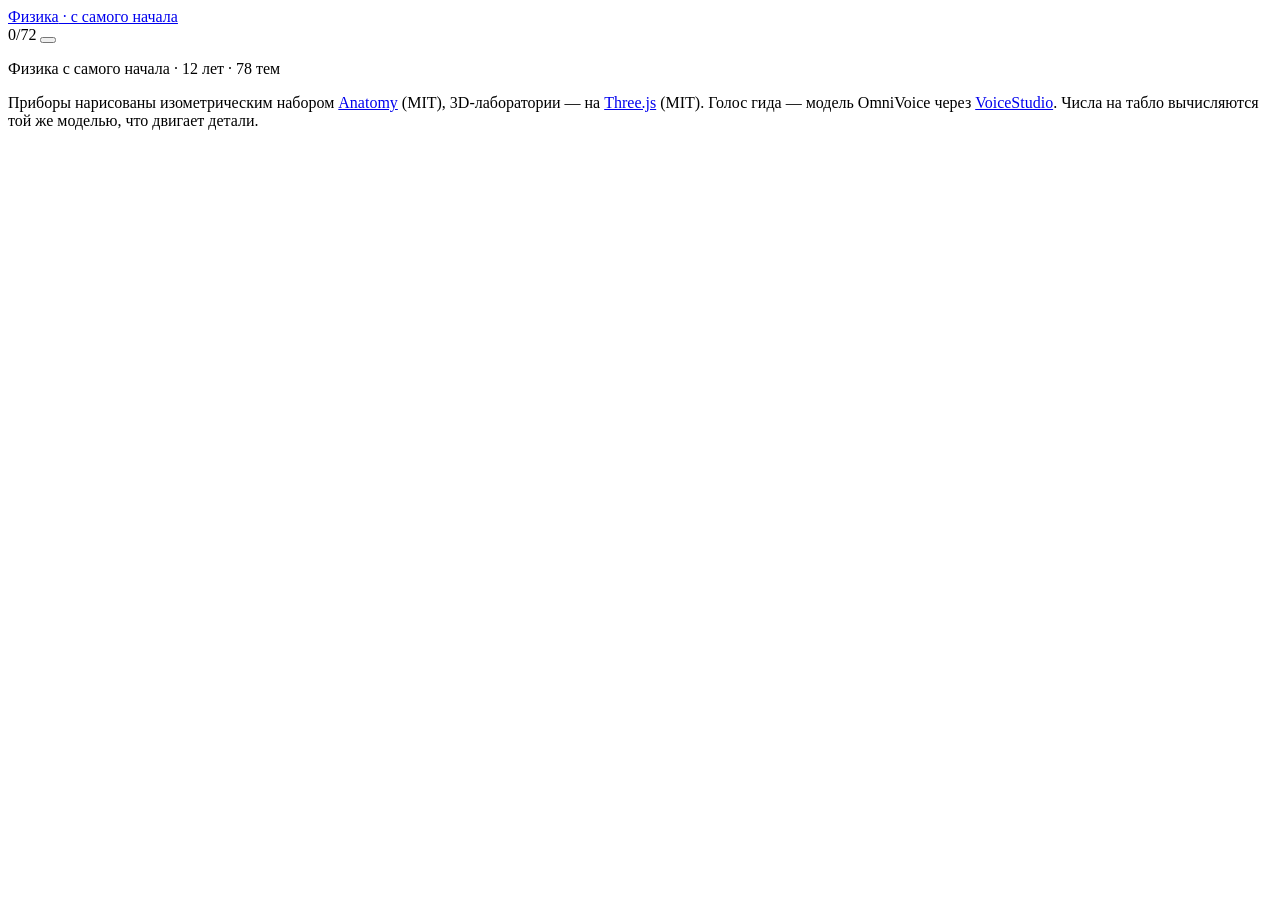
<file: src/index.html>
<!doctype html>
<html lang="ru">
<head>
<meta charset="utf-8">
<meta name="viewport" content="width=device-width, initial-scale=1">
<title>Физика с самого начала — курс на 12 лет</title>
<meta name="description" content="Интерактивный учебник физики: восемь живых опытов — от падения шара до линзы. Каждый прибор можно потрогать, каждое число вычислено честно.">
<meta name="theme-color" content="#f2f2ef">
<meta property="og:type" content="website">
<meta property="og:locale" content="ru_RU">
<meta property="og:site_name" content="Физика с самого начала">
<meta property="og:title" content="Физика, которую можно потрогать">
<meta property="og:description" content="Курс физики на 12 лет: 72 темы, живые приборы и 3D-лаборатории — от твёрдого и жидкого до матриц и спина. С голосовым гидом.">
<meta property="og:url" content="https://qazaqboss.github.io/physicsfromthebeging/">
<meta property="og:image" content="https://qazaqboss.github.io/physicsfromthebeging/og.png">
<meta property="og:image:width" content="2400">
<meta property="og:image:height" content="1260">
<meta property="og:image:alt" content="Маятник Ньютона в изометрии и заголовок «Физика, которую можно потрогать»">
<meta name="twitter:card" content="summary_large_image">
<meta name="twitter:title" content="Физика, которую можно потрогать">
<meta name="twitter:description" content="12 лет физики: 72 темы, живые приборы, 3D и голосовой гид.">
<meta name="twitter:image" content="https://qazaqboss.github.io/physicsfromthebeging/og.png">
<link rel="icon" href="data:image/svg+xml,%3Csvg xmlns='http://www.w3.org/2000/svg' viewBox='0 0 32 32'%3E%3Ccircle cx='16' cy='16' r='13' fill='none' stroke='%2318181a' stroke-width='2.5'/%3E%3Ccircle cx='16' cy='16' r='6' fill='%2318181a'/%3E%3C/svg%3E">
<link rel="preconnect" href="https://fonts.googleapis.com">
<link rel="preconnect" href="https://fonts.gstatic.com" crossorigin>
<link href="https://fonts.googleapis.com/css2?family=Inter+Tight:wght@400;500;600;700&family=Inter:wght@400;500;600&family=JetBrains+Mono:wght@400;500&display=swap" rel="stylesheet">
<style>/*__CSS__*/</style>
</head>
<body class="iso" data-theme="light">
<svg width="0" height="0" style="position:absolute" aria-hidden="true"><defs><radialGradient id="lab-soft"><stop offset="0" style="stop-color:var(--anatomy-halo);stop-opacity:.9"/><stop offset=".55" style="stop-color:var(--anatomy-halo);stop-opacity:.35"/><stop offset="1" style="stop-color:var(--anatomy-halo);stop-opacity:0"/></radialGradient></defs></svg>

<header class="topbar">
  <a class="brand" href="#/"><span class="brand-mark" aria-hidden="true"></span><span>Физика<span class="brand-dim"> · с самого начала</span></span></a>
  <nav class="chapters-nav" aria-label="Классы" data-grade-nav></nav>
  <div class="topbar-right">
    <span class="progress-pill" title="Решено тем"><span data-progress>0</span>/<span data-total>72</span></span>
    <button type="button" class="theme-toggle" data-theme-toggle aria-label="Сменить тему"><span aria-hidden="true"></span></button>
  </div>
  <div class="scroll-line" aria-hidden="true"><span data-scroll-line></span></div>
</header>

<main id="app" tabindex="-1"></main>

<footer class="footer">
  <p>Физика с самого начала · 12 лет · 78 тем</p>
  <p class="footer-dim">Приборы нарисованы изометрическим набором <a href="https://github.com/wheresryan22/anatomy">Anatomy</a> (MIT), 3D-лаборатории — на <a href="https://threejs.org">Three.js</a> (MIT). Голос гида — модель OmniVoice через <a href="https://github.com/debpalash/VoiceStudio">VoiceStudio</a>. Числа на табло вычисляются той же моделью, что двигает детали.</p>
</footer>

<script type="module">/*__SCRIPT__*/</script>
</body>
</html>
</file>
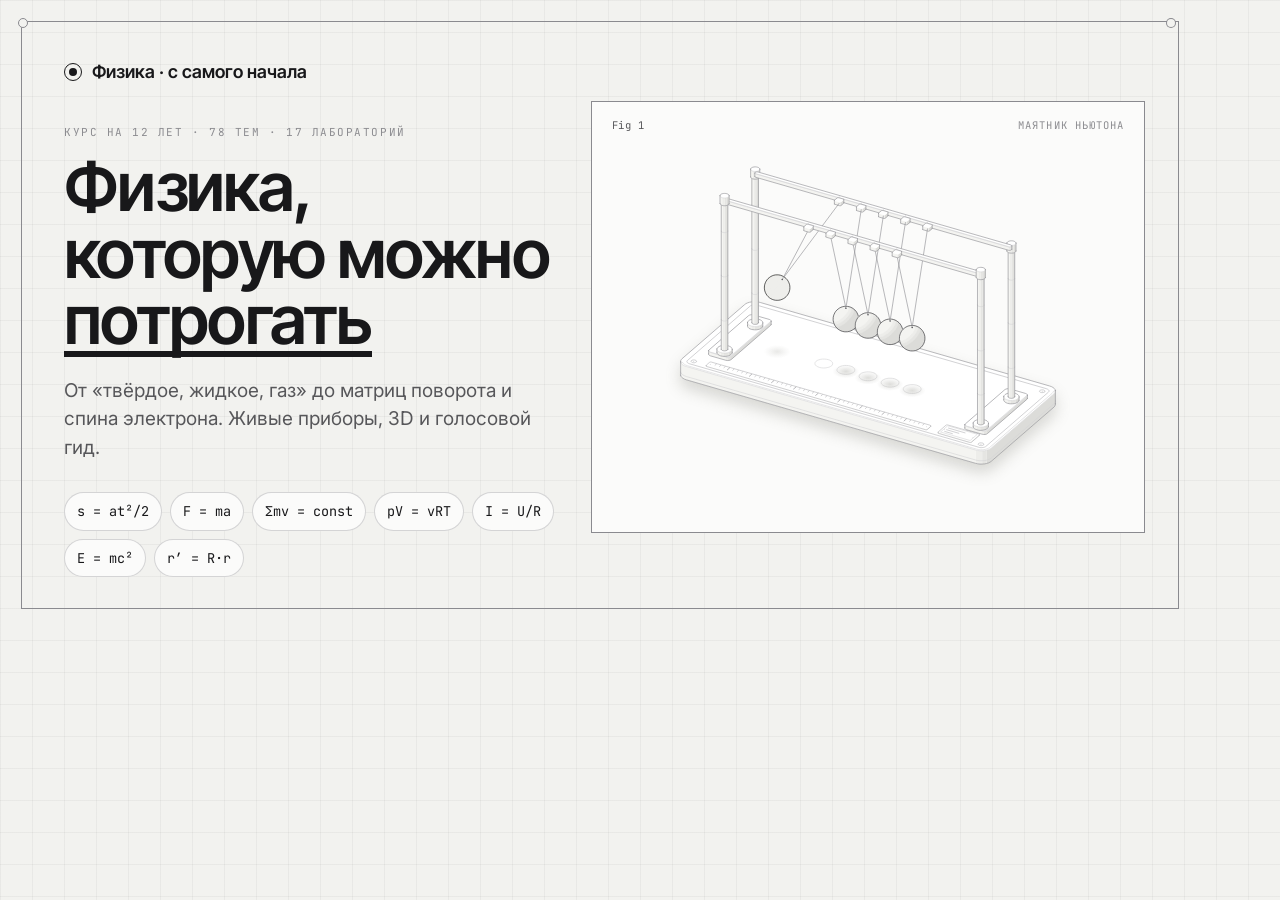
<file: banner.html>
<!doctype html>
<html lang="ru">
<head>
<meta charset="utf-8">
<title>Баннер — Физика с самого начала</title>
<link href="https://fonts.googleapis.com/css2?family=Inter+Tight:wght@500;600;700&family=Inter:wght@400;500&family=JetBrains+Mono:wght@400;500&display=swap" rel="stylesheet">
<style>.iso{
  --anatomy-page:#0b0b0b;--anatomy-card:#131313;--anatomy-text:#a3a3a3;--anatomy-strong:#e6e6e6;--anatomy-muted:#6e6e6e;
  --anatomy-paper:#131313;--anatomy-face:#1b1b1b;--anatomy-top:#1c1c1c;
  --anatomy-shade-0:#0f0f0f;--anatomy-shade-1:#121212;--anatomy-shade-2:#151515;--anatomy-shade-3:#181818;
  --anatomy-lit-top:#262626;--anatomy-lit-shade:#1d1d1d;
  --anatomy-hi:#d4d4d4;--anatomy-mid:#6a6a6a;--anatomy-lo:#3e3e3e;--anatomy-faint:#2a2a2a;--anatomy-lit:#ffffff;
  --anatomy-halo:#050505;--anatomy-halo-opacity:.9;--anatomy-dot:#e6e6e6;
  --anatomy-red:#ff6b6b;--anatomy-green:#6be0a0;--anatomy-blue:#6b9bff;
  --anatomy-weight:.6px;--anatomy-ease:cubic-bezier(.32,.72,0,1);
  --anatomy-mono:ui-monospace,"SF Mono",Menlo,Consolas,monospace;
  --anatomy-lift:inset 0 1px 0 0 #ffffff0a,inset 0 0 0 1px #ffffff06,0 0 0 1px #00000026,0 1px 1px -.5px #00000014,0 3px 3px -1.5px #00000014,0 6px 6px -3px #00000014,0 12px 12px -6px #00000014;
}
.iso[data-theme="light"]{
  --anatomy-page:#f2f2ef;--anatomy-card:#fbfbfa;--anatomy-text:#57575a;--anatomy-strong:#18181a;--anatomy-muted:#8c8c90;
  --anatomy-paper:#fbfbfa;--anatomy-face:#ffffff;--anatomy-top:#ffffff;
  --anatomy-shade-0:#dcdcd9;--anatomy-shade-1:#e5e5e2;--anatomy-shade-2:#ededea;--anatomy-shade-3:#f4f4f1;
  --anatomy-lit-top:#ffffff;--anatomy-lit-shade:#eeeeeb;
  --anatomy-hi:#26262a;--anatomy-mid:#8a8a8f;--anatomy-lo:#b4b4b8;--anatomy-faint:#d4d4d6;--anatomy-lit:#000000;
  --anatomy-halo:#8a8a80;--anatomy-halo-opacity:.32;--anatomy-dot:#3a3a3e;
  --anatomy-red:#e5484d;--anatomy-green:#30a46c;--anatomy-blue:#3e63dd;
  --anatomy-lift:inset 0 1px 0 0 #ffffff,0 0 0 1px #0000000f,0 1px 1px -.5px #0000000a,0 3px 3px -1.5px #0000000a,0 6px 6px -3px #0000000a,0 12px 12px -6px #0000000a;
}
.iso-svg{display:block;width:100%;height:auto;overflow:visible}
.iso-svg path,.iso-svg circle{vector-effect:non-scaling-stroke}
.iso-fill{fill:var(--anatomy-paper);stroke:none}
.iso-solid[data-lit]>.iso-fill{fill:var(--anatomy-face)}
.iso-shade,.iso-top{stroke:none}
.iso-shade[data-shade="0"]{fill:var(--anatomy-shade-0)}
.iso-shade[data-shade="1"]{fill:var(--anatomy-shade-1)}
.iso-shade[data-shade="2"]{fill:var(--anatomy-shade-2)}
.iso-shade[data-shade="3"]{fill:var(--anatomy-shade-3)}
.iso-top{fill:var(--anatomy-top)}
.iso-solid[data-lit]>.iso-top{fill:var(--anatomy-lit-top)}
.iso-solid[data-lit]>.iso-shade{fill:var(--anatomy-lit-shade)}
.iso-solid[data-seamless]>.iso-shade,.iso-solid[data-seamless]>.iso-top{stroke-width:.4;stroke-linejoin:round}
.iso-solid[data-seamless]>.iso-shade[data-shade="0"]{stroke:var(--anatomy-shade-0)}
.iso-solid[data-seamless]>.iso-shade[data-shade="1"]{stroke:var(--anatomy-shade-1)}
.iso-solid[data-seamless]>.iso-shade[data-shade="2"]{stroke:var(--anatomy-shade-2)}
.iso-solid[data-seamless]>.iso-shade[data-shade="3"]{stroke:var(--anatomy-shade-3)}
.iso-solid[data-seamless]>.iso-top{stroke:var(--anatomy-top)}
.iso-solid[data-seamless][data-lit]>.iso-top{stroke:var(--anatomy-lit-top)}
.iso-solid[data-seamless][data-lit]>.iso-shade{stroke:var(--anatomy-lit-shade)}
.iso-solid[data-lit]>.iso-edge{stroke:var(--anatomy-lit)}
.iso-halo{fill:var(--anatomy-halo);stroke:none;filter:blur(9px);opacity:var(--anatomy-halo-opacity);transform:translateY(3px)}
.iso-line{fill:none;stroke:var(--anatomy-lo);stroke-width:var(--anatomy-weight);stroke-linecap:round;stroke-linejoin:round}
.iso-line[data-tone="hi"]{stroke:var(--anatomy-hi)}
.iso-line[data-tone="mid"]{stroke:var(--anatomy-mid)}
.iso-line[data-tone="lo"]{stroke:var(--anatomy-lo)}
.iso-line[data-tone="faint"]{stroke:var(--anatomy-faint)}
.iso-line[data-tone="lit"]{stroke:var(--anatomy-lit)}
.iso-line[data-tone="red"]{stroke:var(--anatomy-red)}
.iso-line[data-tone="green"]{stroke:var(--anatomy-green)}
.iso-line[data-tone="blue"]{stroke:var(--anatomy-blue)}
.iso-line[data-dotted]{stroke-dasharray:.01 3.5;stroke-width:1}
.iso-line[data-dashed]{stroke-dasharray:3 3}
.iso-line[data-flow]{stroke-dasharray:2 6}
.iso-wire-end{fill:var(--anatomy-paper);stroke:var(--anatomy-lo);stroke-width:var(--anatomy-weight)}
.iso-wire[data-tone="hi"] .iso-wire-end{stroke:var(--anatomy-hi)}
.iso-wire[data-tone="mid"] .iso-wire-end{stroke:var(--anatomy-mid)}
.iso-wire[data-tone="faint"] .iso-wire-end{stroke:var(--anatomy-faint)}
.iso-wire[data-tone="lit"] .iso-wire-end{stroke:var(--anatomy-lit)}
.iso-dots circle{fill:var(--anatomy-dot);stroke:none;opacity:.32}
.iso-dots[data-tone="hi"] circle{opacity:.85}
.iso-dots[data-tone="mid"] circle{opacity:.45}
.iso-dots[data-tone="lo"] circle{opacity:.22}
.iso-dots[data-tone="faint"] circle{opacity:.12}
.iso-face-text{fill:var(--anatomy-mid);font-family:var(--anatomy-mono);letter-spacing:.04em}
.iso-face-text[data-tone="hi"]{fill:var(--anatomy-hi)}
.iso-face-text[data-tone="lo"]{fill:var(--anatomy-lo)}
.iso-face-text[data-tone="faint"]{fill:var(--anatomy-faint)}
.tb-body{fill:var(--anatomy-shade-2);stroke:none}
.tb-shine{fill:var(--anatomy-top);stroke:none}
.tb-shade{fill:var(--anatomy-shade-0);stroke:none}
.tb-ring{fill:none;stroke:var(--anatomy-lo);stroke-width:.45;stroke-linecap:butt;stroke-linejoin:round}
.tb-ring[data-tone="mid"]{stroke:var(--anatomy-mid)}
.tb-ring[data-tone="faint"]{stroke:var(--anatomy-faint)}
.tb-ring[data-tone="hi"]{stroke:var(--anatomy-hi)}
@keyframes iso-flow{to{stroke-dashoffset:-32}}
@keyframes iso-pulse{0%,100%{opacity:.18}12%{opacity:1}40%{opacity:.18}}
.iso-line[data-flow]{animation:iso-flow 1600ms linear infinite}
.iso-dots circle[data-pulse]{animation:iso-pulse 1600ms steps(1,end) infinite;animation-delay:var(--pulse-at,0ms)}
.iso-figure{margin:32px 0 36px}
.iso-plate{position:relative;padding:52px 24px;border-radius:0;background:var(--anatomy-card);box-shadow:0 0 0 1px var(--anatomy-mid);--anatomy-paper:var(--anatomy-card)}
.iso-plate-corners{position:absolute;inset:18px 20px;pointer-events:none}
.iso-plate-corner{position:absolute;color:var(--anatomy-muted);font-family:var(--anatomy-mono);font-size:10.5px;line-height:1;letter-spacing:.04em;white-space:nowrap}
.iso-plate-corner[data-corner="fig"]{top:0;left:0;color:var(--anatomy-text)}
.iso-plate-corner[data-corner="title"]{top:0;right:0;text-transform:uppercase;letter-spacing:.1em}
.iso-plate-corner[data-corner="hint"]{bottom:0;left:0;text-transform:uppercase;letter-spacing:.1em}
.iso-plate-corner[data-corner="readout"]{right:0;bottom:0;color:var(--anatomy-text);font-variant-numeric:tabular-nums}
.iso-plate .iso-svg{margin:0 auto}
.iso-legend{display:grid;gap:8px;margin-top:12px;color:var(--anatomy-muted);font-size:13px;line-height:1.55}
.iso-keys{display:flex;flex-wrap:wrap;gap:6px 18px}
.iso-key{display:inline-flex;align-items:center;gap:7px}
.iso-swatch{width:16px;height:10px;flex:none;overflow:visible}
.iso-swatch path{fill:none;stroke:var(--anatomy-hi);stroke-width:1;vector-effect:non-scaling-stroke;stroke-linejoin:round;stroke-linecap:round}
.iso-swatch[data-mark="raised"] path,.iso-swatch[data-mark="flat"] path{stroke:var(--anatomy-mid)}
.iso-swatch[data-mark="lit"] path{stroke:var(--anatomy-lit)}
.iso-swatch[data-mark="dim"] path{stroke:var(--anatomy-lo)}
.iso-swatch[data-mark="dotted"] path{stroke-dasharray:.01 3;stroke-width:1.4}
.iso-swatch[data-mark="dashed"] path{stroke-dasharray:3 2.5}
.iso-swatch[data-mark="red"] path{stroke:var(--anatomy-red)}
.iso-swatch[data-mark="green"] path{stroke:var(--anatomy-green)}
.iso-swatch[data-mark="blue"] path{stroke:var(--anatomy-blue)}
.iso-swatch-crease{stroke:var(--anatomy-lo)!important}
@media (max-width:560px){.iso-plate{padding:48px 12px 70px}.iso-plate-corner[data-corner="hint"]{bottom:18px}}
@media (prefers-reduced-motion:reduce){.iso-line[data-flow],.iso-dots circle[data-pulse]{animation:none}}

*{box-sizing:border-box}
html{scroll-behavior:smooth;scroll-padding-top:72px;color-scheme:light}
body[data-theme="dark"]{color-scheme:dark}
.iso{--anatomy-mono:"JetBrains Mono",ui-monospace,"SF Mono",Menlo,Consolas,monospace}
body{
  margin:0;background:var(--anatomy-page);color:var(--anatomy-text);
  font:16px/1.65 Inter,ui-sans-serif,system-ui,-apple-system,"Segoe UI",sans-serif;
  -webkit-font-smoothing:antialiased;
  --rule:color-mix(in srgb,var(--anatomy-mid) 35%,transparent);
  --accent:var(--anatomy-strong);
  --grid:color-mix(in srgb,var(--anatomy-mid) 9%,transparent);
  background-image:linear-gradient(var(--grid) 1px,transparent 1px),linear-gradient(90deg,var(--grid) 1px,transparent 1px);
  background-size:32px 32px;background-attachment:fixed;
}
a{color:inherit}
b{color:var(--anatomy-strong);font-weight:600}
h1,h2{font-family:"Inter Tight",Inter,sans-serif;color:var(--anatomy-strong);letter-spacing:-.025em;margin:0}
.eyebrow{font-family:var(--anatomy-mono);font-size:11px;letter-spacing:.14em;text-transform:uppercase;color:var(--anatomy-muted);margin:0 0 12px}

.topbar{position:sticky;top:0;z-index:20;display:flex;align-items:center;gap:20px;height:56px;padding:0 24px;
  background:color-mix(in srgb,var(--anatomy-page) 82%,transparent);backdrop-filter:blur(12px) saturate(1.2);-webkit-backdrop-filter:blur(12px);
  border-bottom:1px solid var(--rule)}
.brand{display:flex;align-items:center;gap:10px;text-decoration:none;font-family:"Inter Tight",sans-serif;font-weight:600;color:var(--anatomy-strong);white-space:nowrap}
.brand-dim{color:var(--anatomy-muted);font-weight:500}
.brand-mark{width:18px;height:18px;border-radius:50%;border:1.5px solid var(--anatomy-strong);position:relative}
.brand-mark::after{content:"";position:absolute;inset:4px;border-radius:50%;background:var(--anatomy-strong)}
.chapters-nav{display:flex;gap:2px;margin-left:auto;font-family:var(--anatomy-mono);font-size:12px}
.chapters-nav a{text-decoration:none;padding:5px 8px;border-radius:6px;color:var(--anatomy-muted);transition:color .2s,background .2s}
.chapters-nav a:hover{color:var(--anatomy-strong)}
.chapters-nav a[data-active]{color:var(--anatomy-strong);background:color-mix(in srgb,var(--anatomy-mid) 16%,transparent)}
.chapters-nav a[data-done]::after{content:"";display:inline-block;width:4px;height:4px;border-radius:50%;background:var(--anatomy-green);margin-left:4px;vertical-align:middle}
.topbar-right{display:flex;align-items:center;gap:10px}
.progress-pill{font-family:var(--anatomy-mono);font-size:12px;color:var(--anatomy-text);padding:4px 10px;border:1px solid var(--rule);border-radius:99px;background:var(--anatomy-card)}
.theme-toggle{width:34px;height:34px;border-radius:50%;border:1px solid var(--rule);background:var(--anatomy-card);cursor:pointer;display:grid;place-items:center}
.theme-toggle span{width:14px;height:14px;border-radius:50%;background:linear-gradient(90deg,var(--anatomy-strong) 50%,transparent 50%);box-shadow:0 0 0 1.5px var(--anatomy-strong)}
.scroll-line{position:absolute;left:0;right:0;bottom:-1px;height:1px}
.scroll-line span{display:block;height:100%;width:100%;background:var(--anatomy-strong);transform:scaleX(0);transform-origin:left;will-change:transform}

main{width:min(1240px,100% - 32px);margin:0 auto}

.hero{display:grid;grid-template-columns:minmax(0,5fr) minmax(0,7fr);gap:48px;align-items:center;padding:72px 0 56px;min-height:calc(100vh - 56px)}
.hero h1{font-size:clamp(44px,6.4vw,84px);line-height:.98;font-weight:600}
.hero h1 em{font-style:normal;position:relative;white-space:nowrap}
.hero h1 em::after{content:"";position:absolute;left:0;right:0;bottom:.06em;height:.09em;background:var(--anatomy-strong);transform-origin:left;animation:underline 1.2s .4s cubic-bezier(.32,.72,0,1) both}
@keyframes underline{from{transform:scaleX(0)}}
.lead{font-size:18px;max-width:34em;margin:24px 0 32px}
.hero-cta{display:flex;flex-wrap:wrap;gap:12px}
.btn-primary,.btn-ghost{display:inline-flex;align-items:center;height:44px;padding:0 20px;border-radius:99px;text-decoration:none;font-weight:500;font-size:15px;transition:transform .2s,box-shadow .2s}
.btn-primary{background:var(--anatomy-strong);color:var(--anatomy-page)}
.btn-primary:hover{transform:translateY(-1px);box-shadow:0 6px 18px -6px #0006}
.btn-ghost{border:1px solid var(--rule);color:var(--anatomy-strong);background:var(--anatomy-card)}
.hero-stats{display:flex;gap:36px;margin:40px 0 0}
.hero-stats div{display:flex;flex-direction:column}
.hero-stats dt{font-family:"Inter Tight",sans-serif;font-size:32px;font-weight:600;color:var(--anatomy-strong);line-height:1.1}
.hero-stats dd{margin:0;font-size:13px;color:var(--anatomy-muted)}
.hero-figure .iso-figure{margin:0}
.hero-figure{animation:rise 1.4s .15s cubic-bezier(.22,1,.36,1) both}
.hero-text>*{animation:rise 1.1s cubic-bezier(.22,1,.36,1) both}
.hero-text>:nth-child(2){animation-delay:.08s}.hero-text>:nth-child(3){animation-delay:.16s}.hero-text>:nth-child(4){animation-delay:.24s}.hero-text>:nth-child(5){animation-delay:.32s}
@keyframes rise{from{opacity:0;transform:translateY(28px) scale(.985)}}
.iso-plate{transition:box-shadow .5s cubic-bezier(.22,1,.36,1),transform .5s cubic-bezier(.22,1,.36,1)}
.chapter-figure .iso-plate:hover,.hero-figure .iso-plate:hover{box-shadow:0 0 0 1px var(--anatomy-strong),0 24px 48px -28px #0004}
::view-transition-old(root),::view-transition-new(root){animation-duration:.55s;animation-timing-function:cubic-bezier(.22,1,.36,1)}

.section-head{max-width:640px;margin-bottom:32px}
.section-head h2,.finale h2{font-size:clamp(30px,3.6vw,44px);line-height:1.08;margin-bottom:12px}
.map{padding:56px 0 24px}
.map-grid{list-style:none;margin:0;padding:0;display:grid;grid-template-columns:repeat(4,1fr);gap:1px;background:var(--anatomy-mid);box-shadow:0 0 0 1px var(--anatomy-mid)}
.map-grid a{display:grid;gap:6px;padding:22px 20px 24px;background:var(--anatomy-card);text-decoration:none;height:100%;transition:background .35s}
.map-name{transition:transform .45s cubic-bezier(.22,1,.36,1)}
.map-grid a:hover .map-name{transform:translateX(4px)}
.map-grid a:hover{background:var(--anatomy-page)}
.map-num{font-family:var(--anatomy-mono);font-size:11px;color:var(--anatomy-muted)}
.map-name{font-family:"Inter Tight",sans-serif;font-size:21px;font-weight:600;color:var(--anatomy-strong);letter-spacing:-.01em}
.map-law{font-family:var(--anatomy-mono);font-size:13px;color:var(--anatomy-text)}
.map-tool{font-size:13px;color:var(--anatomy-muted);margin-top:10px;padding-top:10px;border-top:1px solid var(--rule)}
.map-grid li[data-done] .map-num::after{content:" · решено";color:var(--anatomy-green)}

.chapter{padding:96px 0 40px;border-top:1px solid var(--rule);margin-top:56px}
.chapter-head{display:flex;gap:28px;align-items:flex-start;margin-bottom:40px}
.chapter-num{font-family:"Inter Tight",sans-serif;font-size:clamp(64px,8vw,112px);line-height:.8;font-weight:600;color:transparent;-webkit-text-stroke:1px var(--anatomy-mid);letter-spacing:-.04em}
.chapter-head h2{font-size:clamp(30px,3.8vw,48px);line-height:1.05}
.chapter-body{display:grid;grid-template-columns:minmax(0,5fr) minmax(0,7fr);gap:48px;align-items:start}
.chapter:nth-of-type(even) .chapter-body{grid-template-columns:minmax(0,7fr) minmax(0,5fr)}
.chapter:nth-of-type(even) .chapter-figure{order:-1}
.chapter-text{max-width:36em}
.chapter-text p{margin:0 0 16px}
.chapter-figure{position:sticky;top:80px}
.chapter-figure .iso-figure{margin:0}

.formula{display:flex;flex-direction:column;gap:6px;margin:22px 0;padding:18px 22px;background:var(--anatomy-card);box-shadow:0 0 0 1px var(--anatomy-mid);position:relative}
.formula::before,.formula::after{content:"";position:absolute;width:6px;height:6px;border:1px solid var(--anatomy-mid);background:var(--anatomy-page);border-radius:50%}
.formula::before{left:-4px;top:-4px}.formula::after{right:-4px;bottom:-4px}
.formula.small{padding:14px 18px}
.f-main{font-family:"Inter Tight",sans-serif;font-size:26px;color:var(--anatomy-strong);font-weight:500;letter-spacing:-.01em;display:flex;align-items:center;flex-wrap:wrap;gap:.25em}
.formula.small .f-main{font-size:21px}
.f-note{font-family:var(--anatomy-mono);font-size:11.5px;color:var(--anatomy-muted);letter-spacing:.02em}
.frac{display:inline-flex;flex-direction:column;align-items:center;font-size:.72em;line-height:1.15;vertical-align:middle}
.frac span:first-child{border-bottom:1px solid currentColor;padding:0 .2em .08em}
.frac span:last-child{padding:.08em .2em 0}
.sqrt{border-top:1px solid currentColor;padding:0 .15em;margin-left:-.1em}

.try{margin:26px 0;padding:18px 22px;border-left:2px solid var(--anatomy-strong);background:color-mix(in srgb,var(--anatomy-card) 70%,transparent)}
.try-title{font-family:var(--anatomy-mono);font-size:11px;letter-spacing:.14em;text-transform:uppercase;color:var(--anatomy-strong);margin:0 0 8px!important}
.try ol{margin:0;padding-left:20px}
.try li{margin:4px 0}

.quiz{margin-top:28px;padding:20px 22px 22px;border:1px dashed var(--anatomy-mid);display:flex;flex-wrap:wrap;gap:8px}
.quiz-q{width:100%;margin:0 0 8px!important;color:var(--anatomy-strong);font-weight:500}
.quiz-q::before{content:"Проверь себя";display:block;font-family:var(--anatomy-mono);font-size:11px;letter-spacing:.14em;text-transform:uppercase;color:var(--anatomy-muted);font-weight:400;margin-bottom:6px}
.quiz button{font:500 14px/1 var(--anatomy-mono);padding:10px 14px;border-radius:99px;border:1px solid var(--rule);background:var(--anatomy-card);color:var(--anatomy-strong);cursor:pointer;transition:all .2s}
.quiz button:hover{border-color:var(--anatomy-strong)}
@keyframes pop{40%{transform:scale(1.08)}}
@keyframes shake{20%,60%{transform:translateX(-4px)}40%,80%{transform:translateX(4px)}}
.quiz button[data-state="wrong"]{animation:shake .4s}
.quiz-why:not([hidden]){animation:rise .6s cubic-bezier(.22,1,.36,1) both}
.quiz button[data-state="right"]{animation:pop .45s cubic-bezier(.22,1,.36,1);background:var(--anatomy-green);border-color:var(--anatomy-green);color:#fff}
.quiz button[data-state="wrong"]{border-color:var(--anatomy-red);color:var(--anatomy-red);text-decoration:line-through}
.quiz-why{width:100%;margin:10px 0 0!important;font-size:14.5px;padding-top:12px;border-top:1px solid var(--rule)}

.lab-controls{display:flex;flex-wrap:wrap;align-items:center;gap:12px 22px;margin-top:22px;padding-top:16px;border-top:1px solid var(--rule)}
.lab-row{display:flex;align-items:center;gap:10px}
.lab-range{display:flex;align-items:center;gap:10px;flex:1 1 220px;min-width:200px}
.lab-range-label{font-family:var(--anatomy-mono);font-size:10.5px;letter-spacing:.1em;text-transform:uppercase;color:var(--anatomy-muted);white-space:nowrap}
.lab-range output{font-family:var(--anatomy-mono);font-size:12px;color:var(--anatomy-strong);min-width:4.5em;text-align:right;font-variant-numeric:tabular-nums}
.lab-range input{flex:1;-webkit-appearance:none;appearance:none;height:20px;background:transparent;cursor:pointer;min-width:80px}
.lab-range input::-webkit-slider-runnable-track{height:2px;background:var(--anatomy-mid)}
.lab-range input::-moz-range-track{height:2px;background:var(--anatomy-mid)}
.lab-range input::-webkit-slider-thumb{-webkit-appearance:none;width:16px;height:16px;border-radius:50%;margin-top:-7px;background:var(--anatomy-card);border:1.5px solid var(--anatomy-strong);box-shadow:0 1px 3px #0003}
.lab-range input::-moz-range-thumb{width:14px;height:14px;border-radius:50%;background:var(--anatomy-card);border:1.5px solid var(--anatomy-strong)}
.lab-btn{font:500 12px/1 var(--anatomy-mono);letter-spacing:.06em;text-transform:uppercase;height:34px;padding:0 16px;border-radius:99px;border:1px solid var(--anatomy-mid);background:var(--anatomy-card);color:var(--anatomy-strong);cursor:pointer;transition:all .2s}
.lab-btn:hover{border-color:var(--anatomy-strong)}
.lab-btn[data-primary]{background:var(--anatomy-strong);color:var(--anatomy-card);border-color:var(--anatomy-strong)}
.lab-btn[data-primary]:hover{transform:translateY(-1px)}
.lab-seg{display:inline-flex;border:1px solid var(--anatomy-mid);border-radius:99px;padding:2px}
.lab-seg button{font:500 12px/1 var(--anatomy-mono);border:0;background:transparent;color:var(--anatomy-text);padding:7px 11px;border-radius:99px;cursor:pointer}
.lab-seg button[aria-checked="true"]{background:var(--anatomy-strong);color:var(--anatomy-card)}
.iso-stage{outline:none;touch-action:pan-y}
.iso-stage:focus-visible{box-shadow:0 0 0 1px var(--anatomy-strong)}
.iso-caption{color:var(--anatomy-text)}
.iso-plate-corner[data-corner="readout"]{max-width:70%;text-align:right;white-space:normal}

.finale{margin:96px 0 0;padding:72px 0;border-top:1px solid var(--rule)}
.cheat{display:grid;grid-template-columns:repeat(4,1fr);gap:12px;margin-top:28px}
.cheat a{display:grid;gap:4px;padding:18px;background:var(--anatomy-card);box-shadow:0 0 0 1px var(--anatomy-mid);text-decoration:none;transition:transform .2s}
.cheat a:hover{transform:translateY(-2px)}
.cheat b{font-family:var(--anatomy-mono);font-size:15px;font-weight:500}
.cheat span{font-size:13px;color:var(--anatomy-muted)}
.footer{width:min(1240px,100% - 32px);margin:0 auto;padding:32px 0 56px;border-top:1px solid var(--rule);font-size:14px;display:flex;justify-content:space-between;gap:24px;flex-wrap:wrap}
.footer p{margin:0}.footer-dim{color:var(--anatomy-muted);max-width:40em}

.reveal{opacity:0;transform:translateY(26px);transition:opacity 1s cubic-bezier(.22,1,.36,1),transform 1s cubic-bezier(.22,1,.36,1)}
.reveal[data-in]{opacity:1;transform:none}

@media (max-width:1020px){
  .hero,.chapter-body,.chapter:nth-of-type(even) .chapter-body{grid-template-columns:1fr}
  .chapter:nth-of-type(even) .chapter-figure{order:0}
  .chapter-figure{position:static}
  .hero{min-height:0;padding-top:48px}
  .map-grid,.cheat{grid-template-columns:repeat(2,1fr)}
  .chapters-nav{display:none}
  .topbar-right{margin-left:auto}
}
@media (max-width:560px){
  .topbar{padding:0 16px}
  .brand-dim{display:none}
  .map-grid,.cheat{grid-template-columns:1fr}
  .chapter-head{gap:16px}
  .chapter{padding-top:64px}
  .hero-stats{gap:24px}
  .f-main{font-size:22px}
  .lab-range{min-width:100%}
  .iso-plate{padding-bottom:64px}
  .iso-plate-corner[data-corner="hint"]{display:none}
  .iso-plate-corner[data-corner="readout"]{max-width:none;left:0;text-align:left}
}
@media (prefers-reduced-motion:reduce){html{scroll-behavior:auto}.reveal{opacity:1;transform:none;transition:none}.hero h1 em::after,.hero-figure,.hero-text>*,.quiz button,.quiz-why{animation:none!important}}

.iso-layers{position:relative}
.iso-layers>svg+svg{position:absolute;inset:0;width:100%;height:100%;pointer-events:none}
.iso-stage[data-running] .iso-layers>svg{will-change:transform}
@media (max-width:1020px),(pointer:coarse){
  body{background-attachment:scroll}
  .topbar{backdrop-filter:none;-webkit-backdrop-filter:none;background:var(--anatomy-page)}
}
@media (pointer:coarse){
  .lab-seg button{padding:11px 14px;min-width:40px}
  .lab-btn{height:42px;padding:0 20px}
  .lab-range input{height:36px}
  .lab-range input::-webkit-slider-thumb{width:24px;height:24px;margin-top:-11px}
  .lab-range input::-moz-range-thumb{width:22px;height:22px}
  .quiz button{padding:13px 16px}
  .iso-plate:hover{box-shadow:0 0 0 1px var(--anatomy-mid)!important}
}
html{-webkit-tap-highlight-color:transparent;overflow-x:hidden}
.lab-controls button,.lab-range input,.quiz button{touch-action:manipulation}

/* ---------- голосовой гид ---------- */
.btn-guide{gap:10px;cursor:pointer;font:inherit;font-weight:500;font-size:15px}
.guide-avatar{--lvl:0;display:inline-flex;align-items:center;justify-content:center;gap:2px;width:38px;height:38px;border-radius:50%;background:var(--anatomy-strong);flex:none;position:relative}
.guide-avatar::after{content:"";position:absolute;inset:-4px;border-radius:50%;border:1.5px solid var(--anatomy-strong);opacity:calc(.15 + var(--lvl) * .8);transform:scale(calc(1 + var(--lvl) * .22));transition:transform .08s linear,opacity .08s linear}
.guide-avatar i{display:block;width:2.5px;border-radius:2px;background:var(--anatomy-card);height:30%;transform-origin:center}
.guide-avatar i:nth-child(1),.guide-avatar i:nth-child(5){height:22%}
.guide-avatar i:nth-child(3){height:46%}
[data-playing] .guide-avatar i,.guide[data-playing] .guide-avatar i{animation:talk .9s ease-in-out infinite}
.guide-avatar i:nth-child(2){animation-delay:-.2s!important}.guide-avatar i:nth-child(3){animation-delay:-.45s!important}.guide-avatar i:nth-child(4){animation-delay:-.1s!important}.guide-avatar i:nth-child(5){animation-delay:-.6s!important}
@keyframes talk{0%,100%{transform:scaleY(.7)}50%{transform:scaleY(1.6)}}
.guide-avatar-sm{width:24px;height:24px;gap:1.5px}
.guide-avatar-sm i{width:2px}
.guide-avatar-sm::after{inset:-3px;border-width:1px}
.guide-avatar-lg{width:44px;height:44px}

.guide-launcher{position:fixed;right:20px;bottom:20px;z-index:40;display:flex;align-items:center;gap:12px;padding:8px 18px 8px 8px;border-radius:99px;border:1px solid var(--rule);background:var(--anatomy-card);color:var(--anatomy-strong);cursor:pointer;font:inherit;box-shadow:0 10px 30px -12px #0005,0 0 0 1px var(--anatomy-mid);transition:transform .5s cubic-bezier(.22,1,.36,1),opacity .4s}
.guide-launcher:hover{transform:translateY(-2px)}
.guide-launcher[data-hidden]{transform:translateY(140%);opacity:0;pointer-events:none}
.guide-launcher-text{display:grid;text-align:left;line-height:1.2}
.guide-launcher-text b{font-family:"Inter Tight",sans-serif;font-size:15px}
.guide-launcher-text span{font-family:var(--anatomy-mono);font-size:10.5px;letter-spacing:.08em;text-transform:uppercase;color:var(--anatomy-muted)}
.guide-launcher .guide-avatar{animation:beckon 3.2s 2s ease-in-out infinite}
@keyframes beckon{0%,80%,100%{transform:none}86%{transform:scale(1.12)}92%{transform:scale(.96)}}

.guide{position:fixed;right:20px;bottom:20px;z-index:41;width:min(420px,calc(100vw - 32px));background:var(--anatomy-card);box-shadow:0 0 0 1px var(--anatomy-mid),0 30px 60px -24px #0006;padding:16px 18px 14px;opacity:0;transform:translateY(24px) scale(.98);transition:opacity .45s cubic-bezier(.22,1,.36,1),transform .55s cubic-bezier(.22,1,.36,1)}
.guide[data-in]{opacity:1;transform:none}
.guide[data-side="left"]{right:auto;left:20px}
.guide-auto input{accent-color:var(--anatomy-strong);width:15px;height:15px}
.guide::before{content:"";position:absolute;left:-4px;top:-4px;width:6px;height:6px;border-radius:50%;border:1px solid var(--anatomy-mid);background:var(--anatomy-page)}
.guide-head{display:flex;align-items:center;gap:12px}
.guide-who{display:grid;line-height:1.25;min-width:0}
.guide-who b{font-family:"Inter Tight",sans-serif;font-size:16px;color:var(--anatomy-strong)}
.guide-who span{font-family:var(--anatomy-mono);font-size:10.5px;letter-spacing:.1em;text-transform:uppercase;color:var(--anatomy-muted);white-space:nowrap;overflow:hidden;text-overflow:ellipsis}
.guide-count{margin-left:auto;font-family:var(--anatomy-mono);font-size:11.5px;color:var(--anatomy-muted)}
.guide-x{width:32px;height:32px;border-radius:50%;border:1px solid var(--rule);background:transparent;color:var(--anatomy-text);cursor:pointer}
.guide-wave{display:flex;align-items:center;gap:3px;height:34px;margin:12px 0 6px}
.guide-wave i{flex:1;height:100%;border-radius:2px;background:var(--anatomy-strong);opacity:.75;transform:scaleY(.12);transition:transform .07s linear}
.guide-text{margin:6px 0 10px;font-size:15.5px;line-height:1.6;color:var(--anatomy-muted);max-height:9.6em;overflow:auto;scrollbar-width:thin}
.guide-text span{transition:color .25s}
.guide-text span[data-s="said"]{color:var(--anatomy-text)}
.guide-text span[data-s="now"]{color:var(--anatomy-strong);background:color-mix(in srgb,var(--anatomy-mid) 22%,transparent);border-radius:3px;box-shadow:0 0 0 2px color-mix(in srgb,var(--anatomy-mid) 22%,transparent)}
.guide-bar{height:2px;background:var(--rule);margin-bottom:12px}
.guide-bar span{display:block;height:100%;background:var(--anatomy-strong);transform:scaleX(0);transform-origin:left}
.guide-ctrl{display:flex;align-items:center;gap:8px;flex-wrap:wrap}
.guide-btn{width:38px;height:38px;border-radius:50%;border:1px solid var(--anatomy-mid);background:var(--anatomy-card);color:var(--anatomy-strong);font-size:20px;line-height:1;cursor:pointer;display:grid;place-items:center;touch-action:manipulation}
.guide-btn:disabled{opacity:.35;cursor:default}
.guide-play{width:46px;height:46px;background:var(--anatomy-strong);border-color:var(--anatomy-strong)}
.guide-play span{width:0;height:0;border-left:12px solid var(--anatomy-card);border-top:8px solid transparent;border-bottom:8px solid transparent;margin-left:3px}
.guide[data-playing] .guide-play span{width:12px;height:14px;border:0;margin:0;background:linear-gradient(90deg,var(--anatomy-card) 0 35%,transparent 35% 65%,var(--anatomy-card) 65%)}
.guide-auto{display:flex;align-items:center;gap:5px;font-family:var(--anatomy-mono);font-size:11px;text-transform:uppercase;letter-spacing:.08em;color:var(--anatomy-muted);cursor:pointer;margin-left:4px}
.guide-dots{display:flex;gap:4px;margin-left:auto}
.guide-dots button{width:7px;height:7px;padding:0;border-radius:50%;border:0;background:var(--anatomy-faint);cursor:pointer;transition:all .3s}
.guide-dots button[data-done]{background:var(--anatomy-mid)}
.guide-dots button[data-on]{background:var(--anatomy-strong);width:18px;border-radius:4px}

.guide-ring{position:fixed;left:0;top:0;z-index:30;pointer-events:none;border-radius:4px;box-shadow:0 0 0 2px var(--anatomy-strong),0 0 0 9999px color-mix(in srgb,var(--anatomy-page) 38%,transparent);transition:transform .7s cubic-bezier(.22,1,.36,1),width .7s cubic-bezier(.22,1,.36,1),height .7s cubic-bezier(.22,1,.36,1);animation:ringpulse 2.4s ease-in-out infinite}
@keyframes ringpulse{50%{box-shadow:0 0 0 4px var(--anatomy-strong),0 0 0 9999px color-mix(in srgb,var(--anatomy-page) 38%,transparent)}}

.listen-btn{display:inline-flex;align-items:center;gap:10px;margin-top:16px;padding:6px 16px 6px 6px;border-radius:99px;border:1px solid var(--rule);background:var(--anatomy-card);color:var(--anatomy-strong);font:500 14px/1 Inter,sans-serif;cursor:pointer;transition:border-color .3s,transform .3s}
.listen-btn:hover{border-color:var(--anatomy-strong);transform:translateY(-1px)}

@media (max-width:560px){
  .guide{right:0;left:0;bottom:0;width:100%;padding:14px 16px calc(14px + env(safe-area-inset-bottom));border-radius:16px 16px 0 0}
  .guide::before{display:none}
  .guide-text{max-height:6.4em;font-size:15px}
  .guide-launcher{right:12px;bottom:calc(12px + env(safe-area-inset-bottom));padding-right:14px}
  .guide-launcher-text span{display:none}
  .guide-dots{display:none}
  body[data-guide] .footer{padding-bottom:260px}
}
@media (prefers-reduced-motion:reduce){.guide-ring,.guide-avatar i,.guide-launcher .guide-avatar{animation:none!important}}

/* ---------- курс: карта, класс, тема ---------- */
#app{outline:none;min-height:70vh}
.crumbs{display:flex;gap:10px;align-items:center;padding:28px 0 0;font-family:var(--anatomy-mono);font-size:12px;color:var(--anatomy-muted);letter-spacing:.04em}
.crumbs a{color:var(--anatomy-text);text-decoration:none}
.crumbs a:hover{color:var(--anatomy-strong)}
.course-map{padding-top:72px}
.stage{margin-top:40px}
.stage-name{font-family:var(--anatomy-mono);font-size:11px;letter-spacing:.16em;text-transform:uppercase;color:var(--anatomy-muted);margin:0 0 14px;display:flex;align-items:center;gap:14px}
.stage-name::after{content:"";flex:1;height:1px;background:var(--rule)}
.grade-grid{display:grid;grid-template-columns:repeat(4,1fr);gap:1px;background:var(--anatomy-mid);box-shadow:0 0 0 1px var(--anatomy-mid)}
.grade-card{position:relative;display:flex;flex-direction:column;gap:6px;padding:22px 20px 20px;background:var(--anatomy-card);text-decoration:none;min-height:230px;overflow:hidden;transition:background .35s}
.grade-card:hover{background:var(--anatomy-page)}
.grade-num{position:absolute;right:14px;top:6px;font-family:"Inter Tight",sans-serif;font-size:84px;font-weight:600;line-height:1;color:transparent;-webkit-text-stroke:1px var(--anatomy-faint);transition:-webkit-text-stroke-color .35s,transform .5s cubic-bezier(.22,1,.36,1)}
.grade-card:hover .grade-num{-webkit-text-stroke-color:var(--anatomy-mid);transform:translateY(-3px)}
.grade-meta{font-family:var(--anatomy-mono);font-size:10.5px;letter-spacing:.12em;text-transform:uppercase;color:var(--anatomy-muted)}
.grade-title{font-family:"Inter Tight",sans-serif;font-size:21px;font-weight:600;color:var(--anatomy-strong);letter-spacing:-.01em;margin-top:28px;position:relative}
.grade-blurb{font-size:13.5px;line-height:1.5;color:var(--anatomy-text);position:relative}
.grade-foot{margin-top:auto;padding-top:14px;display:grid;gap:8px;font-family:var(--anatomy-mono);font-size:11px;color:var(--anatomy-muted)}
.grade-bar{height:3px;background:var(--rule);border-radius:2px;overflow:hidden}
.grade-bar i{display:block;height:100%;background:var(--anatomy-green);transition:width .6s}
.labs-strip{padding:88px 0 24px}
.labs-grid{display:grid;grid-template-columns:repeat(auto-fill,minmax(250px,1fr));gap:10px}
.lab-chip{display:flex;align-items:center;gap:12px;padding:14px 16px;background:var(--anatomy-card);box-shadow:0 0 0 1px var(--anatomy-mid);text-decoration:none;transition:transform .35s cubic-bezier(.22,1,.36,1)}
.lab-chip:hover{transform:translateY(-2px)}
.lab-code{font-family:var(--anatomy-mono);font-size:12px;color:var(--anatomy-muted);min-width:2.6em}
.lab-name{flex:1;color:var(--anatomy-strong);font-weight:500;font-size:14.5px}
.tag{font-family:var(--anatomy-mono);font-size:10px;letter-spacing:.1em;text-transform:uppercase;padding:3px 8px;border-radius:99px;border:1px solid var(--anatomy-mid);color:var(--anatomy-text);white-space:nowrap}
.tag-3d{background:var(--anatomy-strong);color:var(--anatomy-card);border-color:var(--anatomy-strong)}
.grade-head{display:flex;gap:28px;align-items:flex-start;padding:40px 0 36px}
.grade-head h2{font-size:clamp(34px,4.4vw,56px);line-height:1.02}
.grade-lead{font-size:17px;max-width:38em;margin:14px 0 0}
.topic-list{list-style:none;margin:0;padding:0;display:grid;gap:1px;background:var(--anatomy-mid);box-shadow:0 0 0 1px var(--anatomy-mid)}
.topic-list a{display:flex;align-items:center;gap:20px;padding:20px 22px;background:var(--anatomy-card);text-decoration:none;transition:background .3s}
.topic-list a:hover{background:var(--anatomy-page)}
.topic-code{font-family:"Inter Tight",sans-serif;font-size:28px;font-weight:600;color:transparent;-webkit-text-stroke:1px var(--anatomy-mid);min-width:2.6em}
.topic-main{flex:1;display:grid;gap:4px}
.topic-title{font-family:"Inter Tight",sans-serif;font-size:19px;font-weight:600;color:var(--anatomy-strong)}
.topic-lead{font-size:14px;color:var(--anatomy-text);line-height:1.5}
.topic-check{width:20px;height:20px;border-radius:50%;border:1.5px solid var(--anatomy-faint);flex:none}
.topic-list li[data-done] .topic-check{background:var(--anatomy-green);border-color:var(--anatomy-green);box-shadow:inset 0 0 0 4px var(--anatomy-card)}
.pager{display:flex;justify-content:space-between;gap:16px;padding:48px 0 24px;flex-wrap:wrap}
.pager a{font-family:var(--anatomy-mono);font-size:12.5px;color:var(--anatomy-strong);text-decoration:none;padding:12px 18px;border:1px solid var(--rule);border-radius:99px;background:var(--anatomy-card);transition:border-color .3s}
.pager a:hover{border-color:var(--anatomy-strong)}
.topic{border-top:0;margin-top:0;padding-top:28px}
.topic .chapter-num{font-size:clamp(56px,7vw,96px)}
.topic-lead-p{font-size:18px;color:var(--anatomy-strong);line-height:1.55}
.chapter-text code{font-family:var(--anatomy-mono);font-size:13px;background:var(--anatomy-card);padding:2px 6px;box-shadow:0 0 0 1px var(--rule);display:inline-block;margin-top:6px}
.topic-board{padding:44px 32px;background:var(--anatomy-card);box-shadow:0 0 0 1px var(--anatomy-mid);text-align:center;position:relative;overflow:hidden;background-image:linear-gradient(var(--grid) 1px,transparent 1px),linear-gradient(90deg,var(--grid) 1px,transparent 1px);background-size:24px 24px}
.board-f{font-family:"Inter Tight",sans-serif;font-size:clamp(30px,3.6vw,46px);font-weight:500;color:var(--anatomy-strong);letter-spacing:-.01em;margin:18px 0 6px;line-height:1.15}
.board-f2{font-size:clamp(22px,2.4vw,30px);margin-top:28px}
.board-note{font-family:var(--anatomy-mono);font-size:12px;color:var(--anatomy-muted);margin:0}
.board-hint{font-family:var(--anatomy-mono);font-size:10.5px;letter-spacing:.12em;text-transform:uppercase;color:var(--anatomy-muted);margin:36px 0 0}

/* ---------- 3D-лаборатории ---------- */
.lab3d-stage{position:relative}
.lab3d-canvas{display:block;width:100%;cursor:grab}
.lab3d-canvas:active{cursor:grabbing}
.lab3d-drag{position:absolute;left:0;top:0;font-family:var(--anatomy-mono);font-size:10.5px;letter-spacing:.1em;text-transform:uppercase;color:var(--anatomy-muted);transition:opacity .6s;pointer-events:none}
.lab3d-hud{position:absolute;right:0;top:0;display:grid;gap:8px;justify-items:end;pointer-events:none;font-family:var(--anatomy-mono);font-size:12px;color:var(--anatomy-strong)}
.lab3d-loading{padding:80px 20px;text-align:center;font-family:var(--anatomy-mono);font-size:12px;color:var(--anatomy-muted);background:var(--anatomy-card);box-shadow:0 0 0 1px var(--anatomy-mid)}
.mtx{border-collapse:collapse;position:relative;font-variant-numeric:tabular-nums;background:color-mix(in srgb,var(--anatomy-card) 85%,transparent)}
.mtx td{padding:3px 8px;text-align:right;min-width:3.4em}
.mtx::before,.mtx::after{content:"";position:absolute;top:0;bottom:0;width:6px;border:1.5px solid var(--anatomy-strong)}
.mtx::before{left:0;border-right:0}.mtx::after{right:0;border-left:0}
.mtx.sm td{padding:1px 5px;min-width:1.6em;text-align:center}
.mtx-wrap{display:flex;align-items:center;gap:8px}
.mtx-label{color:var(--anatomy-muted);margin-right:4px}
.mtx-sub{font-size:11px;color:var(--anatomy-muted)}
.mtx-row{display:flex;gap:12px;align-items:center;font-size:11px}
.mtx-row>div{display:flex;align-items:center}
.ket{font-size:13px;background:color-mix(in srgb,var(--anatomy-card) 85%,transparent);padding:2px 4px}
.prob{display:flex;align-items:center;gap:8px;font-size:11px}
.prob i{width:110px;height:6px;background:var(--rule);display:block}
.prob b{display:block;height:100%;background:var(--anatomy-strong);transition:width .2s}
.lab-check{text-transform:none;letter-spacing:0;font-size:12px}
@media (max-width:1020px){.grade-grid{grid-template-columns:repeat(2,1fr)}.lab3d-hud{position:static;justify-items:start;margin-top:10px}}
@media (max-width:560px){.grade-grid{grid-template-columns:1fr}.grade-card{min-height:0}.topic-list a{padding:16px;gap:14px}.topic-code{font-size:22px}.grade-head{gap:16px}.pager a{width:100%;text-align:center}.mtx td{padding:2px 5px;min-width:2.8em}}
.grade-grid{gap:12px;background:none;box-shadow:none}
.grade-card{box-shadow:0 0 0 1px var(--anatomy-mid)}
.iso-plate:has(.lab3d-stage) [data-corner="hint"]{display:none}
.iso-plate:has(.lab3d-stage) [data-corner="readout"]{max-width:100%}
@media (max-width:560px){
  .topic-list a{align-items:flex-start}
  .topic-code{min-width:0;font-size:20px;line-height:1.3}
  .topic-list .tag{display:none}
  .topic-check{margin-top:4px}
  .grade-num{font-size:64px}
}
.tag-deep{border-style:dashed}
.topic-list a .tag+.tag{margin-left:-12px}

html,body{width:1200px;height:630px;overflow:hidden;margin:0}
body{background-attachment:scroll}
.banner{position:relative;width:1200px;height:630px;display:grid;grid-template-columns:500px 1fr;gap:28px;padding:56px 56px 52px 64px;box-sizing:border-box}
.banner::before{content:"";position:absolute;inset:22px;box-shadow:0 0 0 1px var(--anatomy-mid);pointer-events:none}
.banner::after{content:"";position:absolute;left:18px;top:18px;width:8px;height:8px;border-radius:50%;border:1px solid var(--anatomy-mid);background:var(--anatomy-page);box-shadow:1148px 0 0 -1px var(--anatomy-page),1148px 0 0 0 var(--anatomy-mid)}
.b-text{display:flex;flex-direction:column;justify-content:center;position:relative;z-index:1}
.b-brand{display:flex;align-items:center;gap:10px;font-family:"Inter Tight",sans-serif;font-weight:600;font-size:18px;color:var(--anatomy-strong);margin-bottom:36px}
.b-text h1{font-size:68px;line-height:.98;font-weight:600}
.b-text h1 em{font-style:normal;position:relative;white-space:nowrap}
.b-text h1 em::after{content:"";position:absolute;left:0;right:0;bottom:.05em;height:.09em;background:var(--anatomy-strong)}
.b-lead{font-size:19px;line-height:1.5;margin:24px 0 30px;color:var(--anatomy-text);max-width:25em}
.b-laws{display:flex;flex-wrap:wrap;gap:8px}
.b-laws span{font-family:var(--anatomy-mono);font-size:13.5px;color:var(--anatomy-strong);padding:7px 12px;border:1px solid var(--rule);border-radius:99px;background:var(--anatomy-card)}
.b-fig{display:flex;align-items:center;position:relative;z-index:1}
.b-fig .iso-figure{margin:0;width:100%}
.b-fig .lab-controls,.b-fig .iso-legend,.b-fig [data-corner="hint"],.b-fig [data-corner="readout"]{display:none}
.b-fig .iso-plate{padding:44px 18px 40px}
.b-url{position:absolute;right:64px;bottom:30px;font-family:var(--anatomy-mono);font-size:11px;letter-spacing:.14em;text-transform:uppercase;color:var(--anatomy-muted);z-index:2}
</style>
</head>
<body class="iso" data-theme="light">
<svg width="0" height="0" style="position:absolute" aria-hidden="true"><defs><radialGradient id="lab-soft"><stop offset="0" style="stop-color:var(--anatomy-halo);stop-opacity:.9"/><stop offset=".55" style="stop-color:var(--anatomy-halo);stop-opacity:.35"/><stop offset="1" style="stop-color:var(--anatomy-halo);stop-opacity:0"/></radialGradient></defs></svg>
<div class="banner">
  <div class="b-text">
    <div class="b-brand"><span class="brand-mark" aria-hidden="true"></span>Физика · с самого начала</div>
    <p class="eyebrow">Курс на 12 лет · 78 тем · 17 лабораторий</p>
    <h1>Физика,<br>которую можно <em>потрогать</em></h1>
    <p class="b-lead">От «твёрдое, жидкое, газ» до матриц поворота и спина электрона. Живые приборы, 3D и голосовой гид.</p>
    <div class="b-laws"><span>s = at²/2</span><span>F = ma</span><span>Σmv = const</span><span>pV = νRT</span><span>I = U/R</span><span>E = mc²</span><span>r′ = R·r</span></div>
  </div>
  <div class="b-fig" data-figure="cradle"></div>
</div>
<script type="module">const k = (() => {

const AZIMUTH = 45;
const ELEVATION = 30;
const SHADES = 4;
const RADIANS = Math.PI / 180;
const UNIT = Math.sqrt(1.6);
function cameraOf({ scale, azimuth = AZIMUTH, elevation = ELEVATION }) {
    const a = azimuth * RADIANS;
    const e = elevation * RADIANS;
    return { sinA: Math.sin(a), cosA: Math.cos(a), sinE: Math.sin(e), cosE: Math.cos(e), k: scale * UNIT };
}
function iso([x, y, z], projection) {
    const { origin } = projection;
    const { sinA, cosA, sinE, cosE, k } = cameraOf(projection);
    return [origin[0] + (x * sinA - y * cosA) * k, origin[1] + ((x * cosA + y * sinA) * sinE - z * cosE) * k];
}
function towardViewer(projection) {
    const { sinA, cosA } = cameraOf(projection);
    return [cosA, sinA];
}
function depthOf([x, y, z], projection) {
    const { sinA, cosA, sinE, cosE } = cameraOf(projection);
    return (x * cosA + y * sinA) * cosE + z * sinE;
}
const tenth = (value) => {
    const text = (Math.round(value * 10) / 10).toFixed(1).replace(/\.0$/, "");
    return text === "-0" ? "0" : text;
};
function pathOf(points, closed = false) {
    if (!points.length)
        return "";
    return points.map(([x, y], at) => `${at ? "L" : "M"}${tenth(x)} ${tenth(y)}`).join("") + (closed ? "Z" : "");
}
const joinPaths = (paths) => paths.filter(Boolean).join("");
function roundedPlan({ x, y, w, d, r }, steps = 8) {
    const radius = Math.max(0, Math.min(r, w / 2, d / 2));
    const corners = [
        [x + w - radius, y + radius, -90],
        [x + w - radius, y + d - radius, 0],
        [x + radius, y + d - radius, 90],
        [x + radius, y + radius, 180],
    ];
    const out = [];
    for (const [cx, cy, start] of corners) {
        const count = radius > 0 ? steps : 0;
        for (let step = 0; step <= count; step++) {
            const angle = (start + (count ? (90 * step) / count : 45)) * RADIANS;
            out.push([cx + radius * Math.cos(angle), cy + radius * Math.sin(angle)]);
        }
    }
    return out;
}
function signedArea(points) {
    let area = 0;
    for (let index = 0; index < points.length; index++) {
        const [ax, ay] = points[index];
        const [bx, by] = points[(index + 1) % points.length];
        area += ax * by - bx * ay;
    }
    return area / 2;
}
const oriented = (points) => (signedArea(points) < 0 ? [...points].reverse() : points);
function convexHull(points) {
    const sorted = [...points].sort((a, b) => a[0] - b[0] || a[1] - b[1]);
    if (sorted.length < 3)
        return sorted;
    const cross = (o, a, b) => (a[0] - o[0]) * (b[1] - o[1]) - (a[1] - o[1]) * (b[0] - o[0]);
    const lower = [];
    for (const point of sorted) {
        while (lower.length >= 2 && cross(lower[lower.length - 2], lower[lower.length - 1], point) <= 0)
            lower.pop();
        lower.push(point);
    }
    const upper = [];
    for (let index = sorted.length - 1; index >= 0; index--) {
        const point = sorted[index];
        while (upper.length >= 2 && cross(upper[upper.length - 2], upper[upper.length - 1], point) <= 0)
            upper.pop();
        upper.push(point);
    }
    return [...lower.slice(0, -1), ...upper.slice(0, -1)];
}
function runsOf(flags, want) {
    const count = flags.length;
    const runs = [];
    const start = flags.findIndex((flag, index) => flag !== flags[(index + count - 1) % count]);
    if (start < 0)
        return flags[0] === want ? [Array.from({ length: count + 1 }, (_, index) => index % count)] : [];
    let run = null;
    for (let step = 0; step < count; step++) {
        const index = (start + step) % count;
        if (flags[index] === want) {
            if (!run)
                run = [index];
            run.push((index + 1) % count);
        }
        else if (run) {
            runs.push(run);
            run = null;
        }
    }
    if (run)
        runs.push(run);
    return runs;
}
function extrude(ring, z, height, projection, options = {}) {
    const convex = options.convex ?? true;
    const count = ring.length;
    const counter = signedArea(ring) > 0;
    const [vx, vy] = towardViewer(projection);
    const { sinA, cosA } = cameraOf(projection);
    const normals = ring.map(([ax, ay], index) => {
        const [bx, by] = ring[(index + 1) % count];
        const dx = bx - ax;
        const dy = by - ay;
        const length = Math.hypot(dx, dy) || 1;
        return (counter ? [dy / length, -dx / length] : [-dy / length, dx / length]);
    });
    const facing = normals.map(([nx, ny]) => nx * vx + ny * vy > 1e-9);
    const top = ring.map(([x, y]) => iso([x, y, z + height], projection));
    const bottom = ring.map(([x, y]) => iso([x, y, z], projection));
    const outline = [];
    const crease = [];
    for (const run of runsOf(facing, false))
        outline.push(pathOf(run.map((index) => top[index])));
    for (const run of runsOf(facing, true)) {
        crease.push(pathOf(run.map((index) => top[index])));
        if (height > 0)
            outline.push(pathOf(run.map((index) => bottom[index])));
    }
    if (height > 0) {
        for (let index = 0; index < count; index++) {
            if (facing[(index + count - 1) % count] !== facing[index])
                outline.push(pathOf([top[index], bottom[index]]));
        }
    }
    let fill;
    if (convex) {
        fill = pathOf(convexHull([...top, ...bottom]), true);
    }
    else {
        const parts = [pathOf(oriented(top), true), pathOf(oriented(bottom), true)];
        for (let index = 0; index < count; index++) {
            if (!facing[index])
                continue;
            const next = (index + 1) % count;
            parts.push(pathOf(oriented([top[index], top[next], bottom[next], bottom[index]]), true));
        }
        fill = parts.join("");
    }
    const buckets = Array.from({ length: SHADES }, () => []);
    if (height > 0) {
        const [lx, ly] = [-sinA, cosA];
        for (let index = 0; index < count; index++) {
            if (!facing[index])
                continue;
            const [nx, ny] = normals[index];
            const lit = (nx * lx + ny * ly + 1) / 2;
            const shade = Math.min(SHADES - 1, Math.max(0, Math.floor(lit * SHADES)));
            const next = (index + 1) % count;
            buckets[shade].push(pathOf(oriented([top[index], top[next], bottom[next], bottom[index]]), true));
        }
    }
    let bevel;
    if (options.bevel && options.bevel > 0) {
        const by = options.bevel;
        const inset = ring.map(([x, y], index) => {
            const [ax, ay] = normals[(index + count - 1) % count];
            const [bx, by2] = normals[index];
            const mx = ax + bx;
            const my = ay + by2;
            const length = Math.hypot(mx, my) || 1;
            return [x - (mx / length) * by, y - (my / length) * by];
        });
        const insetTop = inset.map(([x, y]) => iso([x, y, z + height], projection));
        bevel = runsOf(facing, true)
            .map((run) => pathOf([top[run[0]], ...run.slice(1, -1).map((index) => insetTop[index]), top[run[run.length - 1]]]))
            .join("");
    }
    return {
        fill,
        outline: outline.join(""),
        crease: crease.join(""),
        top: pathOf(oriented(top), true),
        shades: buckets.map((paths) => paths.join("")),
        bevel,
    };
}
const ringOf = (plan, steps = 8) => roundedPlan(plan, steps);
function slabOf(plan, z, height, projection, steps = 8, bevel = 0) {
    return extrude(ringOf(plan, steps), z, height, projection, { convex: true, bevel });
}
function circleRing(cx, cy, radius, steps = 40) {
    return Array.from({ length: steps }, (_, step) => {
        const angle = (step / steps) * Math.PI * 2;
        return [cx + radius * Math.cos(angle), cy + radius * Math.sin(angle)];
    });
}
function cylinder(cx, cy, radius, z, height, projection, steps = 32, bevel = 0) {
    return extrude(circleRing(cx, cy, radius, steps), z, height, projection, { convex: true, bevel });
}
const insetPlan = ({ x, y, w, d, r }, by) => ({ x: x + by, y: y + by, w: w - by * 2, d: d - by * 2, r: Math.max(0, r - by) });
function onTop(points, z, projection, closed = false) {
    return pathOf(points.map(([x, y]) => iso([x, y, z], projection)), closed);
}
const planOutline = (plan, z, projection, steps = 8) => onTop(ringOf(plan, steps), z, projection, true);
const lineOnTop = (from, to, z, projection) => onTop([from, to], z, projection);
const segment = (from, to, projection) => pathOf([iso(from, projection), iso(to, projection)]);
const rise = (at, from, to, projection) => segment([at[0], at[1], from], [at[0], at[1], to], projection);
const ring = (cx, cy, radius, z, projection, steps = 40) => onTop(circleRing(cx, cy, radius, steps), z, projection, true);
const pointsAt = (points, projection) => points.map((point) => iso(point, projection));
function dotGrid(x, y, columns, rows, gap, z, projection) {
    const dots = [];
    for (let row = 0; row < rows; row++) {
        for (let column = 0; column < columns; column++)
            dots.push(iso([x + column * gap, y + row * gap, z], projection));
    }
    return dots;
}
function corners({ x, y, w, d }, inset = 0) {
    return [
        [x + inset, y + inset],
        [x + w - inset, y + inset],
        [x + inset, y + d - inset],
        [x + w - inset, y + d - inset],
    ];
}
function boxCorners({ x, y, w, d }, z0, z1) {
    const out = [];
    for (const px of [x, x + w])
        for (const py of [y, y + d])
            for (const z of [z0, z1])
                out.push([px, py, z]);
    return out;
}
function knurl(cx, cy, radius, z0, z1, count, projection, inset = 0.4) {
    const [vx, vy] = towardViewer(projection);
    const lines = [];
    for (let index = 0; index < count; index++) {
        const angle = (index / count) * Math.PI * 2;
        const nx = Math.cos(angle);
        const ny = Math.sin(angle);
        if (nx * vx + ny * vy < 0.15)
            continue;
        lines.push(segment([cx + radius * nx, cy + radius * ny, z0 + inset], [cx + radius * nx, cy + radius * ny, z1 - inset], projection));
    }
    return lines.join("");
}
function sideArc(cx, cy, radius, z, projection, steps = 24) {
    const [vx, vy] = towardViewer(projection);
    const facing = Math.atan2(vy, vx);
    const points = [];
    for (let step = 0; step <= steps; step++) {
        const angle = facing - Math.PI / 2 + (step / steps) * Math.PI;
        points.push(iso([cx + radius * Math.cos(angle), cy + radius * Math.sin(angle), z], projection));
    }
    return pathOf(points);
}
function ringSeam(ring, z, projection) {
    const count = ring.length;
    const counter = signedArea(ring) > 0;
    const [vx, vy] = towardViewer(projection);
    const facing = ring.map(([ax, ay], index) => {
        const [bx, by] = ring[(index + 1) % count];
        const dx = bx - ax;
        const dy = by - ay;
        const [nx, ny] = counter ? [dy, -dx] : [-dy, dx];
        return nx * vx + ny * vy > 1e-9;
    });
    return runsOf(facing, true).map((run) => pathOf(run.map((index) => iso([ring[index][0], ring[index][1], z], projection)))).join("");
}
const sideSeam = (plan, z, projection, steps = 8) => ringSeam(ringOf(plan, steps), z, projection);
function sideRing(center, radius, axis, projection, steps = 20) {
    const [px, py, pz] = center;
    const points = [];
    for (let step = 0; step < steps; step++) {
        const angle = (step / steps) * Math.PI * 2;
        const u = radius * Math.cos(angle);
        const v = radius * Math.sin(angle);
        points.push(iso(axis === "x" ? [px, py + u, pz + v] : [px + u, py, pz + v], projection));
    }
    return pathOf(points, true);
}
function coil(from, to, center, radius, turns, axis, projection, perTurn = 16) {
    const count = Math.max(1, Math.round(turns * perTurn));
    const back = [];
    const front = [];
    let run = [];
    let near = null;
    for (let index = 0; index <= count; index++) {
        const share = index / count;
        const angle = share * turns * Math.PI * 2;
        const u = radius * Math.cos(angle);
        const v = radius * Math.sin(angle);
        const along = from + (to - from) * share;
        const point = axis === "x" ? [along, center[0] + u, center[1] + v] : [center[0] + u, along, center[1] + v];
        const normal = axis === "x" ? [0, Math.cos(angle), Math.sin(angle)] : [Math.cos(angle), 0, Math.sin(angle)];
        const facing = depthOf(normal, projection) > 0;
        const flat = iso(point, projection);
        if (near === null)
            near = facing;
        if (facing !== near) {
            run.push(flat);
            (near ? front : back).push(pathOf(run));
            run = [flat];
            near = facing;
            continue;
        }
        run.push(flat);
    }
    if (run.length > 1)
        (near ? front : back).push(pathOf(run));
    return { back: back.join(""), front: front.join("") };
}
function topTicks(from, to, step, every, edge, z, lengths, projection, axis = "x") {
    const minor = [];
    const major = [];
    const first = Math.ceil(from / step) * step;
    for (let at = first, index = Math.round(first / step); at <= to + 1e-9; at += step, index++) {
        const big = index % every === 0;
        const length = big ? lengths[1] : lengths[0];
        const a = axis === "x" ? [at, edge] : [edge, at];
        const b = axis === "x" ? [at, edge + length] : [edge + length, at];
        (big ? major : minor).push(lineOnTop(a, b, z, projection));
    }
    return { minor: minor.join(""), major: major.join("") };
}
function sideTicks(from, to, step, every, face, top, lengths, projection, axis = "x") {
    const minor = [];
    const major = [];
    const first = Math.ceil(from / step) * step;
    for (let at = first, index = Math.round(first / step); at <= to + 1e-9; at += step, index++) {
        const big = index % every === 0;
        const length = big ? lengths[1] : lengths[0];
        const a = axis === "x" ? [at, face, top] : [face, at, top];
        const b = axis === "x" ? [at, face, top - length] : [face, at, top - length];
        (big ? major : minor).push(segment(a, b, projection));
    }
    return { minor: minor.join(""), major: major.join("") };
}
function radialTicks(cx, cy, radius, count, every, z, lengths, projection, from = 0, span = Math.PI * 2) {
    const minor = [];
    const major = [];
    const closed = Math.abs(span - Math.PI * 2) < 1e-9;
    const steps = closed ? count : count + 1;
    for (let index = 0; index < steps; index++) {
        const angle = from + (index / count) * span;
        const big = index % every === 0;
        const inner = radius - (big ? lengths[1] : lengths[0]);
        const sx = Math.sin(angle);
        const sy = -Math.cos(angle);
        (big ? major : minor).push(lineOnTop([cx + sx * inner, cy + sy * inner], [cx + sx * radius, cy + sy * radius], z, projection));
    }
    return { minor: minor.join(""), major: major.join("") };
}
const haloOf = (plan, z, height, projection) => slabOf(plan, z, height, projection).fill;
function axisVector(projection, [dx, dy, dz]) {
    const origin = iso([0, 0, 0], projection);
    const moved = iso([dx, dy, dz], projection);
    return [moved[0] - origin[0], moved[1] - origin[1]];
}
const fine = (value) => Math.round(value * 100) / 100;
function translateAlong(projection, by) {
    const [x, y] = axisVector(projection, by);
    return `translate(${fine(x)} ${fine(y)})`;
}
const thousandth = (value) => Math.round(value * 1000) / 1000;
function axesAt(at, z, projection) {
    const origin = iso([at[0], at[1], z], projection);
    const along = (point) => {
        const [px, py] = iso(point, projection);
        return [px - origin[0], py - origin[1]];
    };
    return { origin, x: along([at[0] + 1, at[1], z]), y: along([at[0], at[1] + 1, z]), z: along([at[0], at[1], z + 1]) };
}
const matrixOf = (u, v, origin) => `matrix(${thousandth(u[0])} ${thousandth(u[1])} ${thousandth(v[0])} ${thousandth(v[1])} ${thousandth(origin[0])} ${thousandth(origin[1])})`;
function holdStill(element, [dx, dy]) {
    const text = dx || dy ? `translate(${-dx} ${-dy})` : "";
    element.querySelectorAll("[data-hold]").forEach((node) => (text ? node.setAttribute("transform", text) : node.removeAttribute("transform")));
}
function topMatrix(at, z, projection, along = "x") {
    const { origin, x, y } = axesAt(at, z, projection);
    return along === "x" ? matrixOf(x, y, origin) : matrixOf([-y[0], -y[1]], x, origin);
}
function sideMatrix(at, z, projection, face) {
    const { origin, x, y, z: up } = axesAt(at, z, projection);
    const down = [-up[0], -up[1]];
    return face === "left" ? matrixOf(x, down, origin) : matrixOf([-y[0], -y[1]], down, origin);
}
function screenRise(height, projection) {
    const { cosE, k } = cameraOf(projection);
    return height * cosE * k;
}
function fitProjection(points, width, height, { pad = 24, headroom = 0, azimuth = AZIMUTH, elevation = ELEVATION } = {}) {
    const unit = { origin: [0, 0], scale: 1, azimuth, elevation };
    const flat = points.map((point) => iso(point, unit));
    const xs = flat.map(([x]) => x);
    const ys = flat.map(([, y]) => y);
    const left = Math.min(...xs);
    const right = Math.max(...xs);
    const up = Math.min(...ys);
    const down = Math.max(...ys);
    const scale = Math.min((width - pad * 2) / (right - left), (height - pad * 2 - headroom) / (down - up));
    return {
        origin: [width / 2 - ((left + right) / 2) * scale, headroom + (height - headroom) / 2 - ((up + down) / 2) * scale],
        scale,
        azimuth,
        elevation,
    };
}
const escape = (text) => text.replace(/&/g, "&amp;").replace(/</g, "&lt;").replace(/>/g, "&gt;").replace(/"/g, "&quot;");
const attrs = (pairs) => Object.entries(pairs)
    .filter(([, value]) => value !== undefined && value !== false)
    .map(([key, value]) => ` ${key}="${escape(String(value))}"`)
    .join("");
function solidSvg(paths, { tone = "hi", crease = "faint", halo = false, lit = false, flat = false, className, inner = "" } = {}) {
    const parts = [];
    if (halo)
        parts.push(`<path class="iso-halo" d="${paths.fill}"/>`);
    parts.push(`<path class="iso-fill" d="${paths.fill}"/>`);
    if (!flat) {
        paths.shades.forEach((d, shade) => {
            if (d)
                parts.push(`<path class="iso-shade" data-shade="${shade}" d="${d}"/>`);
        });
        parts.push(`<path class="iso-top" d="${paths.top}"/>`);
    }
    if (crease !== "none" && paths.crease)
        parts.push(`<path class="iso-line iso-crease" data-tone="${crease}" d="${paths.crease}"/>`);
    if (crease !== "none" && paths.bevel)
        parts.push(`<path class="iso-line iso-bevel" data-tone="${crease}" d="${paths.bevel}"/>`);
    if (inner)
        parts.push(inner);
    parts.push(`<path class="iso-line iso-edge" data-tone="${tone}" d="${paths.outline}"/>`);
    return `<g${attrs({ class: className ? `iso-solid ${className}` : "iso-solid", "data-lit": lit ? "" : undefined, "data-seamless": paths.seamless ? "" : undefined })}>${parts.join("")}</g>`;
}
function lineSvg(d, { tone = "lo", dotted = false, dashed = false, flow = false, className, free } = {}) {
    if (!d)
        return "";
    return `<path${attrs({
        class: className ? `iso-line ${className}` : "iso-line",
        "data-tone": tone,
        "data-free": free === true ? "" : free || undefined,
        "data-dotted": dotted ? "" : undefined,
        "data-dashed": dashed ? "" : undefined,
        "data-flow": flow ? "" : undefined,
        d,
    })}/>`;
}
function dotsSvg(points, { size = 0.5, tone = "mid", pulse = false } = {}) {
    const dots = points
        .map(([x, y, alpha], index) => `<circle cx="${tenth(x)}" cy="${tenth(y)}" r="${size}"${alpha !== undefined && alpha < 1 ? ` fill-opacity="${Math.max(0, alpha).toFixed(2)}"` : ""}${pulse ? ` data-pulse="" style="--pulse-at:${(index * 137) % 1600}ms"` : ""}/>`)
        .join("");
    return `<g class="iso-dots" data-tone="${tone}">${dots}</g>`;
}
function fadedSvg(list, style = {}) {
    const groups = new Map();
    for (const entry of list) {
        const [d, alpha] = Array.isArray(entry) ? entry : [entry.d, entry.alpha];
        if (!d || !(alpha > 0.02))
            continue;
        const level = Math.min(1, Math.round(alpha * 20) / 20);
        groups.set(level, (groups.get(level) ?? "") + d);
    }
    return [...groups].map(([alpha, d]) => (alpha >= 1 ? lineSvg(d, style) : `<g opacity="${alpha.toFixed(2)}">${lineSvg(d, style)}</g>`)).join("");
}
function fadeLineSvg(points, { fade = [0, 0], tone = "lo", className, stops = 6 } = {}) {
    if (points.length < 2)
        return "";
    const ease = (t) => t * t * (3 - 2 * t);
    const hashOf = (text) => {
        let hash = 2166136261;
        for (let index = 0; index < text.length; index++)
            hash = Math.imul(hash ^ text.charCodeAt(index), 16777619);
        return (hash >>> 0).toString(36);
    };
    const lengths = [0];
    for (let index = 1; index < points.length; index++)
        lengths.push(lengths[index - 1] + Math.hypot(points[index][0] - points[index - 1][0], points[index][1] - points[index - 1][1]));
    const at = (length) => {
        let index = 1;
        while (index < points.length - 1 && lengths[index] < length)
            index++;
        const span = lengths[index] - lengths[index - 1] || 1;
        const t = Math.max(0, Math.min(1, (length - lengths[index - 1]) / span));
        return [points[index - 1][0] + (points[index][0] - points[index - 1][0]) * t, points[index - 1][1] + (points[index][1] - points[index - 1][1]) * t];
    };
    const pieceOf = (from, to) => [at(from), ...points.filter((_, index) => lengths[index] > from + 1e-6 && lengths[index] < to - 1e-6), at(to)];
    const total = lengths[lengths.length - 1];
    if (total < 1e-6)
        return "";
    let [start, end] = Array.isArray(fade) ? fade : [fade, fade];
    if (start + end > total) {
        const share = total / (start + end);
        start *= share;
        end *= share;
    }
    const paint = `var(--anatomy-${tone})`;
    const ramp = (piece, rising) => {
        const d = pathOf(piece);
        const [x1, y1] = piece[0];
        const [x2, y2] = piece[piece.length - 1];
        const id = `iso-fade-${hashOf(`${d}|${tone}|${rising}`)}`;
        const marks = Array.from({ length: stops + 1 }, (_, index) => {
            const t = index / stops;
            const alpha = ease(rising ? t : 1 - t);
            return `<stop offset="${t.toFixed(3)}" stop-opacity="${alpha.toFixed(3)}" style="stop-color:${paint}"/>`;
        }).join("");
        const gradient = `<linearGradient id="${id}" gradientUnits="userSpaceOnUse" x1="${tenth(x1)}" y1="${tenth(y1)}" x2="${tenth(x2)}" y2="${tenth(y2)}">${marks}</linearGradient>`;
        return `<defs>${gradient}</defs><path${attrs({ class: className ? `iso-line ${className}` : "iso-line", "data-tone": tone, "data-free": rising ? "start" : "end", d, style: `stroke:url(#${id})` })}/>`;
    };
    const parts = [];
    if (start > 0.05)
        parts.push(ramp(pieceOf(0, start), true));
    if (total - end - start > 0.05)
        parts.push(lineSvg(pathOf(pieceOf(start, total - end)), { tone, className }));
    if (end > 0.05)
        parts.push(ramp(pieceOf(total - end, total), false));
    return `<g class="iso-fade">${parts.join("")}</g>`;
}
function wireSvg(from, to, { via = [], tone = "lo", dotted = false, dashed = false, flow = false, ends = "both", size = 1.2 } = {}) {
    const d = pathOf([from, ...via, to]);
    const end = ([x, y]) => `<circle class="iso-wire-end" cx="${tenth(x)}" cy="${tenth(y)}" r="${size}"/>`;
    return `<g class="iso-wire" data-tone="${tone}">${lineSvg(d, { tone, dotted, dashed, flow })}${ends === "both" || ends === "from" ? end(from) : ""}${ends === "both" || ends === "to" ? end(to) : ""}</g>`;
}
function faceTextSvg(transform, text, { size = 3, tone = "mid", anchor = "start" } = {}) {
    return `<text class="iso-face-text" data-tone="${tone}" transform="${transform}" font-size="${size}" text-anchor="${anchor}">${escape(text)}</text>`;
}
function groupSvg(children, extra = {}) {
    return `<g${attrs(extra)}>${Array.isArray(children) ? children.join("") : children}</g>`;
}
function figureSvg({ width, height, label, body, standalone = false, className }) {
    const style = standalone ? `<style>${ISO_CSS}</style>` : "";
    return `<svg${attrs({
        xmlns: "http://www.w3.org/2000/svg",
        class: `iso-svg${standalone ? " iso" : ""}${className ? ` ${className}` : ""}`,
        "data-theme": standalone || undefined,
        viewBox: `0 0 ${width} ${height}`,
        role: "img",
        "aria-label": label,
    })}>${style}${Array.isArray(body) ? body.join("") : body}</svg>`;
}
function swatchSvg(mark) {
    if (mark === "raised" || mark === "flat" || mark === "lit") {
        const body = mark === "flat" ? "M2 6.5 8 3.5 14 6.5 8 9.5Z" : "M2 4.5 8 1.5 14 4.5 14 6 8 9 2 6Z";
        const crease = mark === "flat" ? "" : `<path class="iso-swatch-crease" d="M2 4.5 8 7.5 14 4.5"/>`;
        return `<svg class="iso-swatch" data-mark="${mark}" viewBox="0 0 16 10" aria-hidden="true"><path d="${body}"/>${crease}</svg>`;
    }
    return `<svg class="iso-swatch" data-mark="${mark}" viewBox="0 0 16 10" aria-hidden="true"><path d="M1.5 5h13"/></svg>`;
}
function plateHtml({ fig, title, hint, readout = "", keys = [], caption, body }) {
    const corner = (name, text, extra = "") => `<span class="iso-plate-corner" data-corner="${name}"${extra}>${escape(text)}</span>`;
    const legend = keys.length || caption
        ? `<figcaption class="iso-legend">${keys.length ? `<span class="iso-keys">${keys.map((key) => `<span class="iso-key">${swatchSvg(key.mark)}${escape(key.label)}</span>`).join("")}</span>` : ""}${caption ? `<span class="iso-caption">${escape(caption)}</span>` : ""}</figcaption>`
        : "";
    return `<figure class="iso-figure"><div class="iso-plate"><div class="iso-plate-corners" aria-hidden="true">${corner("fig", fig)}${title ? corner("title", title) : ""}${hint ? corner("hint", hint) : ""}${corner("readout", readout, " data-readout")}</div>${body}</div>${legend}</figure>`;
}
function pageHtml({ title, theme = "dark", body, script = "", width = 650 }) {
    return `<!doctype html><html lang="en"><head><meta charset="utf-8"><meta name="viewport" content="width=device-width, initial-scale=1"><title>${escape(title)}</title><style>${ISO_CSS}${PAGE_CSS.replace("__WIDTH__", String(width))}</style></head><body class="iso" data-theme="${theme}"><main class="iso-page">${body}</main>${script ? `<script type="module">${script.replace(/<\/(script)/gi, "<\\/$1")}<\/script>` : ""}</body></html>`;
}
const PAGE_CSS = `
*{box-sizing:border-box}
html{color-scheme:dark}
body[data-theme="light"]{color-scheme:light}
body{margin:0;background:var(--anatomy-page);color:var(--anatomy-text);font:14px/1.6 ui-sans-serif,system-ui,-apple-system,"Segoe UI",sans-serif;-webkit-font-smoothing:antialiased}
.iso-page{width:min(__WIDTH__px,100% - 32px);margin:64px auto 96px}
`;
const ISO_CSS = `
.iso{
  --anatomy-page:#0b0b0b;--anatomy-card:#131313;--anatomy-text:#a3a3a3;--anatomy-strong:#e6e6e6;--anatomy-muted:#6e6e6e;
  --anatomy-paper:#131313;--anatomy-face:#1b1b1b;--anatomy-top:#1c1c1c;
  --anatomy-shade-0:#0f0f0f;--anatomy-shade-1:#121212;--anatomy-shade-2:#151515;--anatomy-shade-3:#181818;
  --anatomy-lit-top:#262626;--anatomy-lit-shade:#1d1d1d;
  --anatomy-hi:#d4d4d4;--anatomy-mid:#6a6a6a;--anatomy-lo:#3e3e3e;--anatomy-faint:#2a2a2a;--anatomy-lit:#ffffff;
  --anatomy-halo:#050505;--anatomy-halo-opacity:.9;--anatomy-dot:#e6e6e6;
  --anatomy-red:#ff6b6b;--anatomy-green:#6be0a0;--anatomy-blue:#6b9bff;
  --anatomy-weight:.6px;--anatomy-ease:cubic-bezier(.32,.72,0,1);
  --anatomy-mono:ui-monospace,"SF Mono",Menlo,Consolas,monospace;
  --anatomy-lift:inset 0 1px 0 0 #ffffff0a,inset 0 0 0 1px #ffffff06,0 0 0 1px #00000026,0 1px 1px -.5px #00000014,0 3px 3px -1.5px #00000014,0 6px 6px -3px #00000014,0 12px 12px -6px #00000014;
}
.iso[data-theme="light"]{
  --anatomy-page:#f2f2ef;--anatomy-card:#fbfbfa;--anatomy-text:#57575a;--anatomy-strong:#18181a;--anatomy-muted:#8c8c90;
  --anatomy-paper:#fbfbfa;--anatomy-face:#ffffff;--anatomy-top:#ffffff;
  --anatomy-shade-0:#dcdcd9;--anatomy-shade-1:#e5e5e2;--anatomy-shade-2:#ededea;--anatomy-shade-3:#f4f4f1;
  --anatomy-lit-top:#ffffff;--anatomy-lit-shade:#eeeeeb;
  --anatomy-hi:#26262a;--anatomy-mid:#8a8a8f;--anatomy-lo:#b4b4b8;--anatomy-faint:#d4d4d6;--anatomy-lit:#000000;
  --anatomy-halo:#8a8a80;--anatomy-halo-opacity:.32;--anatomy-dot:#3a3a3e;
  --anatomy-red:#e5484d;--anatomy-green:#30a46c;--anatomy-blue:#3e63dd;
  --anatomy-lift:inset 0 1px 0 0 #ffffff,0 0 0 1px #0000000f,0 1px 1px -.5px #0000000a,0 3px 3px -1.5px #0000000a,0 6px 6px -3px #0000000a,0 12px 12px -6px #0000000a;
}
.iso-svg{display:block;width:100%;height:auto;overflow:visible}
.iso-svg path,.iso-svg circle{vector-effect:non-scaling-stroke}
.iso-fill{fill:var(--anatomy-paper);stroke:none}
.iso-solid[data-lit]>.iso-fill{fill:var(--anatomy-face)}
.iso-shade,.iso-top{stroke:none}
.iso-shade[data-shade="0"]{fill:var(--anatomy-shade-0)}
.iso-shade[data-shade="1"]{fill:var(--anatomy-shade-1)}
.iso-shade[data-shade="2"]{fill:var(--anatomy-shade-2)}
.iso-shade[data-shade="3"]{fill:var(--anatomy-shade-3)}
.iso-top{fill:var(--anatomy-top)}
.iso-solid[data-lit]>.iso-top{fill:var(--anatomy-lit-top)}
.iso-solid[data-lit]>.iso-shade{fill:var(--anatomy-lit-shade)}
.iso-solid[data-seamless]>.iso-shade,.iso-solid[data-seamless]>.iso-top{stroke-width:.4;stroke-linejoin:round}
.iso-solid[data-seamless]>.iso-shade[data-shade="0"]{stroke:var(--anatomy-shade-0)}
.iso-solid[data-seamless]>.iso-shade[data-shade="1"]{stroke:var(--anatomy-shade-1)}
.iso-solid[data-seamless]>.iso-shade[data-shade="2"]{stroke:var(--anatomy-shade-2)}
.iso-solid[data-seamless]>.iso-shade[data-shade="3"]{stroke:var(--anatomy-shade-3)}
.iso-solid[data-seamless]>.iso-top{stroke:var(--anatomy-top)}
.iso-solid[data-seamless][data-lit]>.iso-top{stroke:var(--anatomy-lit-top)}
.iso-solid[data-seamless][data-lit]>.iso-shade{stroke:var(--anatomy-lit-shade)}
.iso-solid[data-lit]>.iso-edge{stroke:var(--anatomy-lit)}
.iso-halo{fill:var(--anatomy-halo);stroke:none;filter:blur(9px);opacity:var(--anatomy-halo-opacity);transform:translateY(3px)}
.iso-line{fill:none;stroke:var(--anatomy-lo);stroke-width:var(--anatomy-weight);stroke-linecap:round;stroke-linejoin:round}
.iso-line[data-tone="hi"]{stroke:var(--anatomy-hi)}
.iso-line[data-tone="mid"]{stroke:var(--anatomy-mid)}
.iso-line[data-tone="lo"]{stroke:var(--anatomy-lo)}
.iso-line[data-tone="faint"]{stroke:var(--anatomy-faint)}
.iso-line[data-tone="lit"]{stroke:var(--anatomy-lit)}
.iso-line[data-tone="red"]{stroke:var(--anatomy-red)}
.iso-line[data-tone="green"]{stroke:var(--anatomy-green)}
.iso-line[data-tone="blue"]{stroke:var(--anatomy-blue)}
.iso-line[data-dotted]{stroke-dasharray:.01 3.5;stroke-width:1}
.iso-line[data-dashed]{stroke-dasharray:3 3}
.iso-line[data-flow]{stroke-dasharray:2 6}
.iso-wire-end{fill:var(--anatomy-paper);stroke:var(--anatomy-lo);stroke-width:var(--anatomy-weight)}
.iso-wire[data-tone="hi"] .iso-wire-end{stroke:var(--anatomy-hi)}
.iso-wire[data-tone="mid"] .iso-wire-end{stroke:var(--anatomy-mid)}
.iso-wire[data-tone="faint"] .iso-wire-end{stroke:var(--anatomy-faint)}
.iso-wire[data-tone="lit"] .iso-wire-end{stroke:var(--anatomy-lit)}
.iso-dots circle{fill:var(--anatomy-dot);stroke:none;opacity:.32}
.iso-dots[data-tone="hi"] circle{opacity:.85}
.iso-dots[data-tone="mid"] circle{opacity:.45}
.iso-dots[data-tone="lo"] circle{opacity:.22}
.iso-dots[data-tone="faint"] circle{opacity:.12}
.iso-face-text{fill:var(--anatomy-mid);font-family:var(--anatomy-mono);letter-spacing:.04em}
.iso-face-text[data-tone="hi"]{fill:var(--anatomy-hi)}
.iso-face-text[data-tone="lo"]{fill:var(--anatomy-lo)}
.iso-face-text[data-tone="faint"]{fill:var(--anatomy-faint)}
.tb-body{fill:var(--anatomy-shade-2);stroke:none}
.tb-shine{fill:var(--anatomy-top);stroke:none}
.tb-shade{fill:var(--anatomy-shade-0);stroke:none}
.tb-ring{fill:none;stroke:var(--anatomy-lo);stroke-width:.45;stroke-linecap:butt;stroke-linejoin:round}
.tb-ring[data-tone="mid"]{stroke:var(--anatomy-mid)}
.tb-ring[data-tone="faint"]{stroke:var(--anatomy-faint)}
.tb-ring[data-tone="hi"]{stroke:var(--anatomy-hi)}
@keyframes iso-flow{to{stroke-dashoffset:-32}}
@keyframes iso-pulse{0%,100%{opacity:.18}12%{opacity:1}40%{opacity:.18}}
.iso-line[data-flow]{animation:iso-flow 1600ms linear infinite}
.iso-dots circle[data-pulse]{animation:iso-pulse 1600ms steps(1,end) infinite;animation-delay:var(--pulse-at,0ms)}
.iso-figure{margin:32px 0 36px}
.iso-plate{position:relative;padding:52px 24px;border-radius:0;background:var(--anatomy-card);box-shadow:0 0 0 1px var(--anatomy-mid);--anatomy-paper:var(--anatomy-card)}
.iso-plate-corners{position:absolute;inset:18px 20px;pointer-events:none}
.iso-plate-corner{position:absolute;color:var(--anatomy-muted);font-family:var(--anatomy-mono);font-size:10.5px;line-height:1;letter-spacing:.04em;white-space:nowrap}
.iso-plate-corner[data-corner="fig"]{top:0;left:0;color:var(--anatomy-text)}
.iso-plate-corner[data-corner="title"]{top:0;right:0;text-transform:uppercase;letter-spacing:.1em}
.iso-plate-corner[data-corner="hint"]{bottom:0;left:0;text-transform:uppercase;letter-spacing:.1em}
.iso-plate-corner[data-corner="readout"]{right:0;bottom:0;color:var(--anatomy-text);font-variant-numeric:tabular-nums}
.iso-plate .iso-svg{margin:0 auto}
.iso-legend{display:grid;gap:8px;margin-top:12px;color:var(--anatomy-muted);font-size:13px;line-height:1.55}
.iso-keys{display:flex;flex-wrap:wrap;gap:6px 18px}
.iso-key{display:inline-flex;align-items:center;gap:7px}
.iso-swatch{width:16px;height:10px;flex:none;overflow:visible}
.iso-swatch path{fill:none;stroke:var(--anatomy-hi);stroke-width:1;vector-effect:non-scaling-stroke;stroke-linejoin:round;stroke-linecap:round}
.iso-swatch[data-mark="raised"] path,.iso-swatch[data-mark="flat"] path{stroke:var(--anatomy-mid)}
.iso-swatch[data-mark="lit"] path{stroke:var(--anatomy-lit)}
.iso-swatch[data-mark="dim"] path{stroke:var(--anatomy-lo)}
.iso-swatch[data-mark="dotted"] path{stroke-dasharray:.01 3;stroke-width:1.4}
.iso-swatch[data-mark="dashed"] path{stroke-dasharray:3 2.5}
.iso-swatch[data-mark="red"] path{stroke:var(--anatomy-red)}
.iso-swatch[data-mark="green"] path{stroke:var(--anatomy-green)}
.iso-swatch[data-mark="blue"] path{stroke:var(--anatomy-blue)}
.iso-swatch-crease{stroke:var(--anatomy-lo)!important}
@media (max-width:560px){.iso-plate{padding:48px 12px 70px}.iso-plate-corner[data-corner="hint"]{bottom:18px}}
@media (prefers-reduced-motion:reduce){.iso-line[data-flow],.iso-dots circle[data-pulse]{animation:none}}
`;

return { AZIMUTH, ELEVATION, SHADES, cameraOf, iso, towardViewer, depthOf, pathOf, joinPaths, roundedPlan, extrude, ringOf, slabOf, circleRing, cylinder, insetPlan, onTop, planOutline, lineOnTop, segment, rise, ring, pointsAt, dotGrid, corners, boxCorners, knurl, sideArc, ringSeam, sideSeam, sideRing, coil, topTicks, sideTicks, radialTicks, haloOf, axisVector, translateAlong, holdStill, topMatrix, sideMatrix, screenRise, fitProjection, solidSvg, lineSvg, dotsSvg, fadedSvg, fadeLineSvg, wireSvg, faceTextSvg, groupSvg, figureSvg, plateHtml, pageHtml, ISO_CSS };
})();

const G = (() => {
const { cameraOf, iso, pathOf } = k;


const TAU = Math.PI * 2;
const LIGHT_UP = 1.2;
const BANDS = [0, 0.2, 0.42, 0.62];

const dot3 = (a, b) => a[0] * b[0] + a[1] * b[1] + a[2] * b[2];
const add3 = (a, b) => [a[0] + b[0], a[1] + b[1], a[2] + b[2]];
const sub3 = (a, b) => [a[0] - b[0], a[1] - b[1], a[2] - b[2]];
const mul3 = (a, k) => [a[0] * k, a[1] * k, a[2] * k];
const len3 = (a) => Math.hypot(a[0], a[1], a[2]);
const unit3 = (a) => {
  const length = len3(a) || 1;
  return [a[0] / length, a[1] / length, a[2] / length];
};
const cross3 = (a, b) => [a[1] * b[2] - a[2] * b[1], a[2] * b[0] - a[0] * b[2], a[0] * b[1] - a[1] * b[0]];
const lerp3 = (a, b, t) => [a[0] + (b[0] - a[0]) * t, a[1] + (b[1] - a[1]) * t, a[2] + (b[2] - a[2]) * t];

function viewOf(P) {
  const { sinA, cosA, sinE, cosE } = cameraOf(P);
  return [cosA * cosE, sinA * cosE, sinE];
}

function lightOf(P) {
  const { sinA, cosA } = cameraOf(P);
  return unit3([-sinA, cosA, LIGHT_UP]);
}

const scaleOf = (P) => cameraOf(P).k;

function bandOf(score) {
  let tone = 0;
  while (tone < BANDS.length && score >= BANDS[tone]) tone++;
  return tone;
}

const toneOf = (normal, P) => bandOf(dot3(unit3(normal), lightOf(P)));

function frameAlong(o, a) {
  const axis = unit3(a);
  const helper = Math.abs(axis[2]) > 0.9 ? [1, 0, 0] : [0, 0, 1];
  const u = unit3(cross3(helper, axis));
  const v = cross3(axis, u);
  return { o, a: axis, u, v };
}

const frameOf = (o, a, u, v) => ({ o, a, u, v });

function pointOf(F, s, r, angle) {
  const c = Math.cos(angle);
  const n = Math.sin(angle);
  return [
    F.o[0] + F.a[0] * s + r * (c * F.u[0] + n * F.v[0]),
    F.o[1] + F.a[1] * s + r * (c * F.u[1] + n * F.v[1]),
    F.o[2] + F.a[2] * s + r * (c * F.u[2] + n * F.v[2]),
  ];
}

const radialOf = (F, angle) => {
  const c = Math.cos(angle);
  const n = Math.sin(angle);
  return [c * F.u[0] + n * F.v[0], c * F.u[1] + n * F.v[1], c * F.u[2] + n * F.v[2]];
};

const tangentOf = (F, angle) => {
  const c = Math.cos(angle);
  const n = Math.sin(angle);
  return [-n * F.u[0] + c * F.v[0], -n * F.u[1] + c * F.v[1], -n * F.u[2] + c * F.v[2]];
};

const angleToward = (F, direction) => Math.atan2(dot3(direction, F.v), dot3(direction, F.u));

function hullTagged(points) {
  const sorted = [...points].sort((a, b) => a.p[0] - b.p[0] || a.p[1] - b.p[1]);
  if (sorted.length < 3) return sorted;
  const cross = (o, a, b) => (a.p[0] - o.p[0]) * (b.p[1] - o.p[1]) - (a.p[1] - o.p[1]) * (b.p[0] - o.p[0]);
  const lower = [];
  for (const point of sorted) {
    while (lower.length >= 2 && cross(lower[lower.length - 2], lower[lower.length - 1], point) <= 1e-9) lower.pop();
    lower.push(point);
  }
  const upper = [];
  for (let index = sorted.length - 1; index >= 0; index--) {
    const point = sorted[index];
    while (upper.length >= 2 && cross(upper[upper.length - 2], upper[upper.length - 1], point) <= 1e-9) upper.pop();
    upper.push(point);
  }
  return [...lower.slice(0, -1), ...upper.slice(0, -1)];
}

const hullOf = (points) => hullTagged(points.map((p) => ({ p }))).map(({ p }) => p);

function runsOf(flags) {
  const count = flags.length;
  const start = flags.findIndex((flag, index) => flag !== flags[(index + count - 1) % count]);
  if (start < 0) return flags[0] ? [Array.from({ length: count + 1 }, (_, index) => index % count)] : [];
  const runs = [];
  let run = null;
  for (let step = 0; step < count; step++) {
    const index = (start + step) % count;
    if (flags[index]) {
      if (!run) run = [index];
      run.push((index + 1) % count);
    } else if (run) {
      runs.push(run);
      run = null;
    }
  }
  if (run) runs.push(run);
  return runs;
}

function groupsOf(keys) {
  const count = keys.length;
  const out = [];
  const start = keys.findIndex((key, index) => key !== keys[(index + count - 1) % count]);
  if (start < 0) {
    if (keys[0] !== null) out.push({ key: keys[0], run: Array.from({ length: count + 1 }, (_, index) => index % count) });
    return out;
  }
  let current = null;
  for (let step = 0; step < count; step++) {
    const index = (start + step) % count;
    const key = keys[index];
    if (current && current.key === key) {
      current.run.push((index + 1) % count);
      continue;
    }
    if (current && current.key !== null) out.push(current);
    current = { key, run: [index, (index + 1) % count] };
  }
  if (current && current.key !== null) out.push(current);
  return out;
}

const stepsFor = (radius, least = 16, most = 112, scale = 0) => Math.max(least, Math.min(most, scale ? Math.ceil((TAU * radius * scale) / 3) : Math.round((radius * 1.3) / 4) * 4));

function chains(edges) {
  const out = [];
  let current = null;
  for (const [a, b, keep] of edges) {
    if (!keep) {
      if (current) out.push(current);
      current = null;
      continue;
    }
    if (!current) current = [a];
    current.push(b);
  }
  if (current) out.push(current);
  if (out.length > 1 && edges[0][2] && edges[edges.length - 1][2]) {
    const last = out.pop();
    out[0] = [...last, ...out[0].slice(1)];
  }
  return out;
}

function labelledArcs(nr, na, view, light, gr = nr, ga = na) {
  const cuts = [];
  if (Math.abs(gr) > 1e-9) {
    const visibleCut = -(ga * view.a) / (gr * view.flat);
    if (visibleCut > -1 && visibleCut < 1) {
      const d = Math.acos(visibleCut);
      cuts.push(view.phi - d, view.phi + d);
    }
  }
  if (Math.abs(nr) > 1e-9) {
    for (const threshold of BANDS) {
      const c = (threshold - na * light.a) / (nr * light.flat);
      if (c > -1 && c < 1) {
        const d = Math.acos(c);
        cuts.push(light.phi - d, light.phi + d);
      }
    }
  }
  const wrap = (angle) => ((angle % TAU) + TAU) % TAU;
  const sorted = [...new Set(cuts.map((angle) => Math.round(wrap(angle) * 1e9) / 1e9))].sort((a, b) => a - b);
  const label = (angle) => {
    const facing = gr * view.flat * Math.cos(angle - view.phi) + ga * view.a;
    if (facing <= 1e-9) return -1;
    return bandOf(nr * light.flat * Math.cos(angle - light.phi) + na * light.a);
  };
  if (!sorted.length) {
    const tone = label(0);
    return tone < 0 ? [] : [{ tone, from: 0, to: TAU, full: true }];
  }
  const arcs = sorted.map((from, index) => {
    const to = index + 1 < sorted.length ? sorted[index + 1] : sorted[0] + TAU;
    return { tone: label((from + to) / 2), from, to };
  });
  const merged = [];
  for (const arc of arcs) {
    const last = merged[merged.length - 1];
    if (last && last.tone === arc.tone && Math.abs(last.to - arc.from) < 1e-9) last.to = arc.to;
    else merged.push({ ...arc });
  }
  if (merged.length > 1 && merged[0].tone === merged[merged.length - 1].tone && Math.abs(merged[merged.length - 1].to - TAU - merged[0].from) < 1e-9) {
    const last = merged.pop();
    merged[0].from = last.from - TAU;
  }
  return merged.filter((arc) => arc.tone >= 0);
}

function hermiteSlopes(run) {
  const n = run.length - 1;
  const h = Array.from({ length: n }, (_, j) => run[j + 1][0] - run[j][0]);
  const delta = h.map((value, j) => (run[j + 1][1] - run[j][1]) / value);
  const d = new Array(n + 1).fill(0);
  const end = (h0, h1, d0, d1) => {
    let value = ((2 * h0 + h1) * d0 - h0 * d1) / (h0 + h1);
    if (Math.sign(value) !== Math.sign(d0)) value = 0;
    else if (Math.sign(d0) !== Math.sign(d1) && Math.abs(value) > Math.abs(3 * d0)) value = 3 * d0;
    return value;
  };
  if (n === 1) d[0] = d[1] = delta[0];
  else {
    d[0] = end(h[0], h[1], delta[0], delta[1]);
    d[n] = end(h[n - 1], h[n - 2], delta[n - 1], delta[n - 2]);
  }
  for (let k = 1; k < n; k++) {
    if (delta[k - 1] * delta[k] <= 0) continue;
    const w1 = 2 * h[k] + h[k - 1];
    const w2 = h[k] + 2 * h[k - 1];
    d[k] = (w1 + w2) / (w1 / delta[k - 1] + w2 / delta[k]);
  }
  return d;
}

function curveRuns(meridian) {
  const m = meridian.length;
  const segments = new Array(m - 1).fill(null);
  let start = 0;
  while (start < m - 1) {
    let end = start + 1;
    while (end < m - 1 && meridian[end][2] && Math.abs(meridian[end + 1][0] - meridian[end][0]) > 1e-9 && Math.abs(meridian[end][0] - meridian[end - 1][0]) > 1e-9) end++;
    const run = meridian.slice(start, end + 1);
    const n = run.length - 1;
    if (n >= 2 && run.every((point, j) => j === 0 || Math.abs(point[0] - run[j - 1][0]) > 1e-9)) {
      const d = hermiteSlopes(run);
      for (let j = 0; j < n; j++) {
        const [s0, r0] = run[j];
        const [s1, r1] = run[j + 1];
        const hj = s1 - s0;
        const d0 = d[j];
        const d1 = d[j + 1];
        const radius = (s) => {
          const t = (s - s0) / hj;
          return (2 * t ** 3 - 3 * t ** 2 + 1) * r0 + (t ** 3 - 2 * t ** 2 + t) * hj * d0 + (-2 * t ** 3 + 3 * t ** 2) * r1 + (t ** 3 - t ** 2) * hj * d1;
        };
        const slope = (s) => {
          const t = (s - s0) / hj;
          return ((6 * t ** 2 - 6 * t) * r0 + (6 * t - 6 * t ** 2) * r1) / hj + (3 * t ** 2 - 4 * t + 1) * d0 + (3 * t ** 2 - 2 * t) * d1;
        };
        segments[start + j] = { radius, slope };
      }
    }
    start = end;
  }
  return segments;
}

function curved(meridian, P, segments, { error = 0.2, depth = 6 } = {}) {
  const k = scaleOf(P);
  const out = [meridian[0]];
  for (let i = 0; i < meridian.length - 1; i++) {
    const curve = segments[i];
    const [s0] = meridian[i];
    const [s1] = meridian[i + 1];
    if (curve) {
      const split = (a, b, level) => {
        const mid = (a + b) / 2;
        const chord = (curve.radius(a) + curve.radius(b)) / 2;
        if (level < depth && Math.abs(curve.radius(mid) - chord) * k > error) {
          split(a, mid, level + 1);
          out.push([mid, curve.radius(mid), 1]);
          split(mid, b, level + 1);
        }
      };
      split(s0, s1, 0);
    }
    out.push(meridian[i + 1]);
  }
  return out;
}

function smoothRows(meridian, F, P, { rows = 6, slope = null, radius = null, steps = 48, error = 0.35, depth: deepest = 8, fineness = 0.1 } = {}) {
  const V = viewOf(P);
  const L = lightOf(P);
  const view = { a: dot3(F.a, V), flat: Math.hypot(dot3(F.u, V), dot3(F.v, V)), phi: Math.atan2(dot3(F.v, V), dot3(F.u, V)) };
  const light = { a: dot3(F.a, L), flat: Math.hypot(dot3(F.u, L), dot3(F.v, L)), phi: Math.atan2(dot3(F.v, L), dot3(F.u, L)) };
  const m = meridian.length;
  const faces = [];
  for (let i = 0; i < m - 1; i++) {
    const ds = meridian[i + 1][0] - meridian[i][0];
    const dr = meridian[i + 1][1] - meridian[i][1];
    const length = Math.hypot(ds, dr) || 1;
    faces.push([ds / length, -dr / length]);
  }
  const splines = slope ? null : curveRuns(meridian);
  const vertexNormal = (k, own) => {
    if (k <= 0 || k >= m - 1 || !meridian[k][2]) return own;
    const a = faces[k - 1];
    const b = faces[k];
    const x = a[0] + b[0];
    const y = a[1] + b[1];
    const length = Math.hypot(x, y) || 1;
    return [x / length, y / length];
  };
  const normalAt = (i, u) => {
    const [s0] = meridian[i];
    const [s1] = meridian[i + 1];
    const s = s0 + (s1 - s0) * u;
    const sign = Math.sign(s1 - s0) || 1;
    const g = slope ? slope(s) : splines[i] ? splines[i].slope(s) : null;
    if (g !== null) {
      const length = Math.hypot(1, g);
      return [sign / length, (-sign * g) / length];
    }
    const a = vertexNormal(i, faces[i]);
    const b = vertexNormal(i + 1, faces[i]);
    const x = a[0] + (b[0] - a[0]) * u;
    const y = a[1] + (b[1] - a[1]) * u;
    const length = Math.hypot(x, y) || 1;
    return [x / length, y / length];
  };
  const pointAt = (i, u, angle) => {
    const [s0, r0] = meridian[i];
    const [s1, r1] = meridian[i + 1];
    const s = s0 + (s1 - s0) * u;
    return iso(pointOf(F, s, radius ? radius(s) : splines && splines[i] ? splines[i].radius(s) : r0 + (r1 - r0) * u, angle), P);
  };
  const buckets = [[], [], [], [], []];
  const fine = TAU / Math.max(24, Math.min(192, steps * 1.5));
  const arcPoints = (i, u, from, to) => {
    const count = Math.max(1, Math.ceil((to - from) / fine));
    return Array.from({ length: count + 1 }, (_, index) => pointAt(i, u, from + ((to - from) * index) / count));
  };
  const centreOf = (arc, reference) => {
    let mid = (arc.from + arc.to) / 2 - reference;
    mid = ((mid % TAU) + TAU) % TAU;
    return mid;
  };
  const levelOf = (i, u) => {
    const [nr, na] = normalAt(i, u);
    const groups = new Map();
    for (const arc of labelledArcs(nr, na, view, light, faces[i][0], faces[i][1])) {
      if (!groups.has(arc.tone)) groups.set(arc.tone, []);
      groups.get(arc.tone).push(arc);
    }
    for (const list of groups.values()) list.sort((x, y) => centreOf(x, light.phi) - centreOf(y, light.phi));
    return { i, u, groups };
  };
  const same = (x, y) => {
    if (x.groups.size !== y.groups.size) return false;
    for (const [tone, list] of x.groups) if ((y.groups.get(tone) ?? []).length !== list.length) return false;
    return true;
  };
  const align = (reference, arc) => {
    const out = { ...arc };
    const centre = (reference.from + reference.to) / 2;
    while ((out.from + out.to) / 2 - centre > Math.PI) {
      out.from -= TAU;
      out.to -= TAU;
    }
    while (centre - (out.from + out.to) / 2 > Math.PI) {
      out.from += TAU;
      out.to += TAU;
    }
    return out;
  };
  const strayOf = (i, a, mid, b) => {
    let worst = 0;
    for (const [tone, list] of mid.groups) {
      list.forEach((arc, index) => {
        const lo = align(arc, a.groups.get(tone)[index]);
        const hi = align(arc, b.groups.get(tone)[index]);
        for (const key of ["from", "to"]) {
          const p = pointAt(i, mid.u, arc[key]);
          const p0 = pointAt(i, a.u, lo[key]);
          const p1 = pointAt(i, b.u, hi[key]);
          worst = Math.max(worst, Math.hypot(p[0] - (p0[0] + p1[0]) / 2, p[1] - (p0[1] + p1[1]) / 2));
        }
      });
    }
    return worst;
  };
  const sheet = (tone, levels) => {
    levels[0].groups.get(tone).forEach((arc, index) => {
      const chain = [arc];
      for (let k = 1; k < levels.length; k++) chain.push(align(chain[k - 1], levels[k].groups.get(tone)[index]));
      const last = levels.length - 1;
      const points = [...arcPoints(levels[0].i, levels[0].u, chain[0].from, chain[0].to)];
      for (let k = 1; k < last; k++) points.push(pointAt(levels[k].i, levels[k].u, chain[k].to));
      points.push(...arcPoints(levels[last].i, levels[last].u, chain[last].from, chain[last].to).reverse());
      for (let k = last - 1; k >= 1; k--) points.push(pointAt(levels[k].i, levels[k].u, chain[k].from));
      buckets[tone].push(pathOf(oriented(points), true));
    });
  };
  const overlap = (x, y) => Math.min(x.to, y.to) - Math.max(x.from, y.from);
  const strip = (tone, a, b) => {
    const below = a.groups.get(tone) ?? [];
    const above = (b.groups.get(tone) ?? []).map((arc) => ({ arc, used: false }));
    const quad = (lo, hi) => {
      const points = [...arcPoints(a.i, a.u, lo.from, lo.to), ...arcPoints(b.i, b.u, hi.from, hi.to).reverse()];
      buckets[tone].push(pathOf(oriented(points), true));
    };
    for (const arc of below) {
      let best = null;
      let score = -Infinity;
      for (const entry of above) {
        if (entry.used) continue;
        const aligned = align(arc, entry.arc);
        const value = overlap(arc, aligned);
        if (value > score) (score = value), (best = entry);
      }
      if (best && score > -0.05) {
        best.used = true;
        quad(arc, align(arc, best.arc));
      } else {
        const centre = (arc.from + arc.to) / 2;
        quad(arc, { from: centre, to: centre });
      }
    }
    for (const entry of above) {
      if (entry.used) continue;
      const centre = (entry.arc.from + entry.arc.to) / 2;
      quad({ from: centre, to: centre }, entry.arc);
    }
  };
  const k = scaleOf(P);
  let run = [];
  const flush = () => {
    const tones = [...new Set(run.flatMap((level) => [...level.groups.keys()]))].sort((x, y) => x - y);
    for (const tone of tones) {
      const countOf = (level) => (level.groups.get(tone) ?? []).length;
      let start = 0;
      for (let at = 1; at <= run.length; at++) {
        if (at < run.length && countOf(run[at - 1]) === countOf(run[at])) continue;
        if (at - 1 > start && countOf(run[start])) sheet(tone, run.slice(start, at));
        if (at < run.length) strip(tone, run[at - 1], run[at]);
        start = at;
      }
    }
    run = [];
  };
  for (let i = 0; i < m - 1; i++) {
    const ds = meridian[i + 1][0] - meridian[i][0];
    if (Math.abs(ds) < 1e-9) {
      flush();
      continue;
    }
    const count = Math.max(1, rows);
    const reach = (Math.hypot(ds, meridian[i + 1][1] - meridian[i][1]) * k) / count;
    const limit = Math.max(1, Math.min(deepest, Math.ceil(Math.log2(Math.max(2, reach / fineness)))));
    const coarse = Array.from({ length: count + 1 }, (_, index) => levelOf(i, index / count));
    run.push(coarse[0]);
    const refine = (a, b, depth) => {
      const mid = levelOf(i, (a.u + b.u) / 2);
      const split = depth < limit && (!same(a, b) || !same(a, mid) || (depth < 6 && strayOf(i, a, mid, b) > error));
      if (!split) {
        run.push(b);
        return;
      }
      refine(a, mid, depth + 1);
      refine(mid, b, depth + 1);
    };
    for (let index = 1; index <= count; index++) refine(coarse[index - 1], coarse[index], 0);
  }
  flush();
  return buckets;
}

function sideOf(meridian) {
  const m = meridian.length;
  let first = 0;
  let last = m - 1;
  if (meridian[0][1] <= 1e-9) first = 1;
  if (meridian[m - 1][1] <= 1e-9) last = m - 2;
  const side = meridian.slice(first, last + 1);
  for (let index = 1; index < side.length; index++) if (side[index][0] - side[index - 1][0] <= 1e-9) return null;
  return side.length >= 3 ? side : null;
}

function surfaceOf(side, F, P, rims, { samples = 96, slope = null } = {}) {
  const V = viewOf(P);
  const aV = dot3(F.a, V);
  const facing = Math.atan2(dot3(F.v, V), dot3(F.u, V));
  const [left, right] = silhouettePoints(side, F, P, { samples, slope });
  if (left.length <= samples || right.length <= samples) return null;
  const s0 = side[0][0];
  const s1 = side[side.length - 1][0];
  const angleOf = (point) => angleToward(F, sub3(point, add3(F.o, mul3(F.a, dot3(sub3(point, F.o), F.a)))));
  const wrap = (angle) => ((angle % TAU) + TAU) % TAU;
  const arc = (s, r, from, to, through) => {
    let sweep = wrap(to - from);
    if (wrap(through - from) > sweep) sweep -= TAU;
    const count = Math.max(4, Math.ceil(Math.abs(sweep) / (TAU / 96)), Math.ceil((Math.abs(sweep) * r * scaleOf(P)) / 1.5));
    return Array.from({ length: count + 1 }, (_, index) => iso(pointOf(F, s, r, from + (sweep * index) / count), P));
  };
  const r0 = side[0][1];
  const r1 = side[side.length - 1][1];
  const bottom = -aV > 0 ? facing + Math.PI : facing;
  const top = aV > 0 ? facing + Math.PI : facing;
  const L = left.map((point) => iso(point, P));
  const R = right.map((point) => iso(point, P));
  const topArc = arc(s1, r1, angleOf(left[left.length - 1]), angleOf(right[right.length - 1]), top);
  const bottomArc = arc(s0, r0, angleOf(right[0]), angleOf(left[0]), bottom);
  const keepFirst = rims === "all" || rims === "first" || rims === "ends";
  const keepLast = rims === "all" || rims === "last" || rims === "ends";
  const fill = pathOf([...L, ...topArc, ...[...R].reverse(), ...bottomArc], true);
  const outline = [pathOf(L), pathOf(R), keepLast ? pathOf(topArc) : "", keepFirst ? pathOf(bottomArc) : ""].join("");
  const hull = hullOf([...arc(s0, r0, 0, TAU - 1e-6, Math.PI), ...arc(s1, r1, 0, TAU - 1e-6, Math.PI), ...L, ...R]);
  let gap = 0;
  for (const p of [...L, ...R]) {
    let best = Infinity;
    for (let index = 0; index < hull.length; index++) {
      const a = hull[index];
      const b = hull[(index + 1) % hull.length];
      const dx = b[0] - a[0];
      const dy = b[1] - a[1];
      const t = Math.max(0, Math.min(1, ((p[0] - a[0]) * dx + (p[1] - a[1]) * dy) / (dx * dx + dy * dy || 1)));
      best = Math.min(best, Math.hypot(p[0] - a[0] - dx * t, p[1] - a[1] - dy * t));
    }
    gap = Math.max(gap, best);
  }
  return { fill, outline, gap };
}

const softOf = (meridian) => meridian.some((point) => Boolean(point[2]));

function lathe(meridian, F, P, { steps = stepsFor(Math.max(...meridian.map(([, r]) => r)), 32, 160, scaleOf(P)), fill = "auto", hole = null, bevel = 0, rims = "all", smooth: asked = "auto", waist = 0.5 } = {}) {
  const smooth = asked === "auto" ? softOf(meridian) : asked;
  const V = viewOf(P);
  const L = lightOf(P);
  const aV = dot3(F.a, V);
  const uV = dot3(F.u, V);
  const vV = dot3(F.v, V);
  const aL = dot3(F.a, L);
  const uL = dot3(F.u, L);
  const vL = dot3(F.v, L);
  const n = steps;
  const m = meridian.length;
  const rings = meridian.map(([s, r]) => Array.from({ length: n }, (_, j) => iso(pointOf(F, s, r, (j / n) * TAU), P)));
  const midC = [];
  const midS = [];
  for (let j = 0; j < n; j++) {
    const t = ((j + 0.5) / n) * TAU;
    midC.push(Math.cos(t));
    midS.push(Math.sin(t));
  }
  const seen = [];
  const tones = [];
  for (let i = 0; i < m - 1; i++) {
    const ds = meridian[i + 1][0] - meridian[i][0];
    const dr = meridian[i + 1][1] - meridian[i][1];
    const length = Math.hypot(ds, dr);
    const row = [];
    const toneRow = [];
    for (let j = 0; j < n; j++) {
      if (length < 1e-9) {
        row.push(false);
        toneRow.push(0);
        continue;
      }
      const facing = ds * (midC[j] * uV + midS[j] * vV) - dr * aV;
      const lit = (ds * (midC[j] * uL + midS[j] * vL) - dr * aL) / length;
      row.push(facing > 1e-6 * length);
      toneRow.push(bandOf(lit));
    }
    seen.push(row);
    tones.push(toneRow);
  }
  const buckets = [[], [], [], [], []];
  const all = [];
  const smoothed = smooth ? smoothRows(meridian, F, P, { steps, ...(smooth === true ? {} : smooth) }) : null;
  if (smoothed) smoothed.forEach((list, tone) => list.forEach((d) => (buckets[tone].push(d), all.push(d))));
  for (let i = 0; i < m - 1; i++) {
    if (smoothed && Math.abs(meridian[i + 1][0] - meridian[i][0]) > 1e-9) continue;
    const keys = seen[i].map((visible, j) => (visible ? tones[i][j] : null));
    for (const { key, run } of groupsOf(keys)) {
      const a = run.map((j) => rings[i][j]);
      const b = run.map((j) => rings[i + 1][j]).reverse();
      const d = pathOf(oriented([...a, ...b]), true);
      buckets[key].push(d);
      all.push(d);
    }
  }
  const phi = Math.atan2(vV, uV);
  const flatV = Math.hypot(uV, vV);
  const rangeOf = (i) => {
    const ds = meridian[i + 1][0] - meridian[i][0];
    const dr = meridian[i + 1][1] - meridian[i][1];
    if (Math.hypot(ds, dr) < 1e-9) return null;
    if (Math.abs(ds) < 1e-9 || flatV < 1e-9) return -dr * aV > 1e-9 ? [-1, 1] : null;
    const c = (dr * aV) / (ds * flatV);
    return ds > 0 ? [Math.max(-1, c), 1] : [-1, Math.min(1, c)];
  };
  const arcsOf = (ranges) => {
    if (ranges.some((range) => !range)) return [];
    const lo = Math.max(...ranges.map(([x]) => x));
    const hi = Math.min(...ranges.map(([, x]) => x));
    if (lo >= hi - 1e-9) return [];
    const near = Math.acos(Math.min(1, hi));
    const far = Math.acos(Math.max(-1, lo));
    if (hi >= 1 && lo <= -1) return [[phi, phi + TAU]];
    if (hi >= 1) return [[phi - far, phi + far]];
    if (lo <= -1) return [[phi + near, phi + TAU - near]];
    return [[phi + near, phi + far], [phi - far, phi - near]];
  };
  const along = (s, r, [from, to]) => {
    const count = Math.max(2, Math.ceil(((to - from) * Math.max(r, 1e-6) * scaleOf(P)) / 1.5));
    return Array.from({ length: count + 1 }, (_, j) => iso(pointOf(F, s, r, from + ((to - from) * j) / count), P));
  };
  const creases = [];
  for (let i = 1; i < m - 1; i++) {
    if (meridian[i][2] || meridian[i][1] <= 1e-9) continue;
    for (const arc of arcsOf([rangeOf(i - 1), rangeOf(i)])) creases.push(pathOf(along(meridian[i][0], meridian[i][1], arc)));
  }
  let bevelPath = "";
  if (bevel > 0 && m > 2) {
    const ends = [];
    if (meridian[0][1] <= 1e-9) ends.push([0, 1, 1]);
    if (meridian[m - 1][1] <= 1e-9) ends.push([m - 2, m - 2, m - 3]);
    for (const [cap, rim, side] of ends) {
      const [s, r] = meridian[rim];
      for (const arc of arcsOf([rangeOf(cap), rangeOf(side)])) {
        const inset = along(s, Math.max(0, r - bevel), arc);
        const edge = along(s, r, arc);
        bevelPath += pathOf([edge[0], ...inset.slice(1, -1), edge[edge.length - 1]]);
      }
    }
  }
  const { fill: fillPath, outline } = outlineOf(meridian, F, P, { steps: n, fill, hole, rims, smooth, waist, all });
  return {
    fill: fillPath,
    outline,
    crease: creases.join(""),
    top: buckets[4].join(""),
    shades: buckets.slice(0, 4).map((list) => list.join("")),
    bevel: bevelPath || undefined,
    seamless: Boolean(smoothed),
  };
}

function shapeOf(meridian, P, smooth) {
  if (smooth && smooth.radius) {
    const segments = meridian.slice(0, -1).map(([s0], index) => (Math.abs(meridian[index + 1][0] - s0) > 1e-9 ? { radius: smooth.radius, slope: smooth.slope } : null));
    return curved(meridian, P, segments);
  }
  const curves = smooth && !smooth.slope ? curveRuns(meridian) : null;
  return curves && curves.some(Boolean) ? curved(meridian, P, curves) : meridian;
}

function outlineOf(meridian, F, P, { steps = stepsFor(Math.max(...meridian.map(([, r]) => r)), 32, 160, scaleOf(P)), fill = "auto", hole = null, rims = "all", smooth: asked = "auto", waist = 0.5, all = null } = {}) {
  const smooth = asked === "auto" ? softOf(meridian) : asked;
  const n = steps;
  let fillPath;
  let outline;
  const shape = shapeOf(meridian, P, smooth);
  const side = fill === "auto" || fill === "surface" ? sideOf(shape) : null;
  const surface = side && !hole ? surfaceOf(side, F, P, rims, { slope: smooth && smooth.slope ? smooth.slope : null }) : null;
  if (surface && (fill === "surface" || surface.gap > waist)) {
    fillPath = surface.fill;
    outline = surface.outline;
  } else if (fill === "hull" || fill === "auto" || fill === "surface") {
    const most = Math.max(...shape.map(([, r]) => r));
    const around = Math.min(320, Math.max(n, Math.ceil((TAU * most * scaleOf(P)) / 1.5)));
    const tagged = [];
    shape.forEach(([s, r], index) => {
      for (let j = 0; j < around; j++) tagged.push({ p: iso(pointOf(F, s, r, (j / around) * TAU), P), ring: index });
    });
    const hull = hullTagged(tagged);
    const holePath = hole ? pathOf(Array.from({ length: around }, (_, j) => iso(pointOf(F, hole[0], hole[1], (j / around) * TAU), P)), true) : "";
    fillPath = pathOf(hull.map(({ p }) => p), true) + holePath;
    if (rims === "all") {
      outline = pathOf(hull.map(({ p }) => p), true) + holePath;
    } else {
      const keepFirst = rims === "first" || rims === "ends";
      const keepLast = rims === "last" || rims === "ends";
      const edges = hull.map((a, index) => {
        const b = hull[(index + 1) % hull.length];
        const same = a.ring === b.ring;
        const keep = !same || (a.ring !== 0 && a.ring !== shape.length - 1) || (keepFirst && a.ring === 0) || (keepLast && a.ring === shape.length - 1);
        return [a.p, b.p, keep];
      });
      outline = chains(edges).map((points) => pathOf(points)).join("") + holePath;
    }
  } else {
    fillPath = all ? all.join("") : (({ shades, top }) => [...shades, top].join(""))(lathe(meridian, F, P, { steps: n, fill: "auto", hole, rims, smooth, waist }));
    outline = "";
  }
  return { fill: fillPath, outline };
}

const signedArea = (points) => points.reduce((sum, [x, y], index) => {
  const [nx, ny] = points[(index + 1) % points.length];
  return sum + x * ny - nx * y;
}, 0);

const oriented = (points) => (signedArea(points) < 0 ? [...points].reverse() : points);

const saddleStart = (R, a, angle) => Math.sqrt(Math.max(0, R * R - a * a * Math.cos(angle) ** 2));

function saddleOf(F, a, start, s1, P, { steps = stepsFor(a, 24) } = {}) {
  const V = viewOf(P);
  const L = lightOf(P);
  const n = steps;
  const angle = (j) => (j / n) * TAU;
  const from = typeof start === "function" ? start : (t) => saddleStart(start, a, t);
  const low = Array.from({ length: n }, (_, j) => iso(pointOf(F, from(angle(j)), a, angle(j)), P));
  const high = Array.from({ length: n }, (_, j) => iso(pointOf(F, s1, a, angle(j)), P));
  const seen = [];
  const tones = [];
  for (let j = 0; j < n; j++) {
    const normal = radialOf(F, angle(j + 0.5));
    seen.push(dot3(normal, V) > 1e-6);
    tones.push(bandOf(dot3(normal, L)));
  }
  const buckets = [[], [], [], [], []];
  const fills = [];
  const keys = seen.map((visible, j) => (visible ? tones[j] : null));
  for (const { key, run } of groupsOf(keys)) {
    const d = pathOf(oriented([...run.map((j) => low[j]), ...run.map((j) => high[j]).reverse()]), true);
    buckets[key].push(d);
    fills.push(d);
  }
  const capSeen = dot3(F.a, V) > 1e-6;
  if (capSeen) {
    const d = pathOf(oriented(high), true);
    buckets[bandOf(dot3(F.a, L))].push(d);
    fills.push(d);
  }
  const front = runsOf(seen);
  const back = runsOf(seen.map((visible) => !visible));
  const edges = [];
  for (const run of front) {
    edges.push(pathOf(run.map((j) => low[j])));
    edges.push(pathOf([low[run[0]], high[run[0]]]), pathOf([low[run[run.length - 1]], high[run[run.length - 1]]]));
  }
  for (const run of capSeen ? back : front) edges.push(pathOf(run.map((j) => high[j])));
  return {
    fill: fills.join(""),
    outline: edges.join(""),
    crease: capSeen ? front.map((run) => pathOf(run.map((j) => high[j]))).join("") : "",
    top: buckets[4].join(""),
    shades: buckets.slice(0, 4).map((list) => list.join("")),
    seamless: true,
  };
}

function prismOf(F, polygon, s0, s1, P) {
  const V = viewOf(P);
  const L = lightOf(P);
  const ring = oriented(polygon.map(([x, y]) => [x, y]));
  const n = ring.length;
  const at = (s, [x, y]) => [F.o[0] + F.a[0] * s + F.u[0] * x + F.v[0] * y, F.o[1] + F.a[1] * s + F.u[1] * x + F.v[1] * y, F.o[2] + F.a[2] * s + F.u[2] * x + F.v[2] * y];
  const low = ring.map((point) => iso(at(s0, point), P));
  const high = ring.map((point) => iso(at(s1, point), P));
  const buckets = [[], [], [], [], []];
  const seen = [];
  for (let j = 0; j < n; j++) {
    const [x0, y0] = ring[j];
    const [x1, y1] = ring[(j + 1) % n];
    const normal = unit3(add3(mul3(F.u, y1 - y0), mul3(F.v, -(x1 - x0))));
    const visible = dot3(normal, V) > 1e-6;
    seen.push(visible);
    if (visible) buckets[bandOf(dot3(normal, L))].push(pathOf([low[j], low[(j + 1) % n], high[(j + 1) % n], high[j]], true));
  }
  const ends = [[s0, low, mul3(F.a, -1)], [s1, high, F.a]];
  const capSeen = ends.map(([, , normal]) => dot3(normal, V) > 1e-6);
  ends.forEach(([, points, normal], index) => capSeen[index] && buckets[bandOf(dot3(normal, L))].push(pathOf(points, true)));
  const hull = hullOf([...low, ...high]);
  const creases = [];
  for (let j = 0; j < n; j++) {
    const prev = (j - 1 + n) % n;
    const a = [ring[j][0] - ring[prev][0], ring[j][1] - ring[prev][1]];
    const b = [ring[(j + 1) % n][0] - ring[j][0], ring[(j + 1) % n][1] - ring[j][1]];
    const sharp = (a[0] * b[0] + a[1] * b[1]) / (Math.hypot(a[0], a[1]) * Math.hypot(b[0], b[1]) || 1) < Math.cos(0.35);
    if (sharp && seen[j] && seen[prev]) creases.push(pathOf([low[j], high[j]]));
    ends.forEach(([, points], index) => capSeen[index] && seen[j] && creases.push(pathOf([points[j], points[(j + 1) % n]])));
  }
  return { fill: pathOf(hull, true), outline: pathOf(hull, true), crease: creases.join(""), top: buckets[4].join(""), shades: buckets.slice(0, 4).map((list) => list.join("")) };
}

function stadium(r0, r1, offset, steps = 32) {
  const circle = (cx, r) => Array.from({ length: steps }, (_, index) => [cx + r * Math.cos((index / steps) * TAU), r * Math.sin((index / steps) * TAU)]);
  return hullOf([...circle(0, r0), ...circle(offset, r1)]);
}

function sphereOf(centre, r, P, { steps = 48 } = {}) {
  const V = viewOf(P);
  const L = lightOf(P);
  const F = frameAlong(centre, V);
  const flat = (p) => iso(p, P);
  const rim = Array.from({ length: steps }, (_, index) => pointOf(F, 0, r, (index / steps) * TAU));
  const outline = pathOf(rim.map(flat), true);
  const capOf = (threshold) => {
    const points = rim.filter((p) => dot3(sub3(p, centre), L) / r >= threshold).map(flat);
    const c = dot3(L, V);
    const LF = frameAlong(add3(centre, mul3(L, r * threshold)), L);
    const radius = r * Math.sqrt(Math.max(0, 1 - threshold * threshold));
    for (let index = 0; index < steps; index++) {
      const p = pointOf(LF, 0, radius, (index / steps) * TAU);
      if (dot3(sub3(p, centre), V) >= -1e-9) points.push(flat(p));
    }
    if (c > threshold) points.push(flat(add3(centre, mul3(V, r))));
    return points.length > 2 ? pathOf(hullOf(points), true) : "";
  };
  const shades = [outline, capOf(BANDS[1]), capOf(BANDS[2]), capOf(BANDS[3])];
  return { fill: outline, outline, crease: "", top: "", shades, seamless: true };
}

const disc = (s0, s1, r, F, P, options = {}) =>
  lathe(
    [
      [s0, 0],
      [s0, r],
      [s1, r],
      [s1, 0],
    ],
    F,
    P,
    { steps: stepsFor(r, 32, 160, scaleOf(P)), ...options },
  );

const ringBand = (s0, s1, rIn, rOut, F, P, options = {}) =>
  lathe(
    [
      [s0, rIn],
      [s0, rOut],
      [s1, rOut],
      [s1, rIn],
    ],
    F,
    P,
    { steps: stepsFor(rOut, 32, 160, scaleOf(P)), hole: null, ...options },
  );

function solidOf(profile, F, P, options = {}) {
  const first = profile[0];
  const last = profile[profile.length - 1];
  const meridian = [[first[0], 0], ...profile, [last[0], 0]];
  const most = Math.max(...profile.map(([, r]) => r));
  return lathe(meridian, F, P, { steps: stepsFor(most, 32, 160, scaleOf(P)), ...options });
}

function bandOfProfile(profile, F, P, options = {}) {
  const most = Math.max(...profile.map(([, r]) => r));
  return lathe(profile, F, P, { steps: stepsFor(most, 32, 160, scaleOf(P)), ...options });
}

function silhouettePoints(profile, F, P, { samples = 72, slope: given = null, radius = null } = {}) {
  const V = viewOf(P);
  const aV = dot3(F.a, V);
  const uV = dot3(F.u, V);
  const vV = dot3(F.v, V);
  const facing = Math.atan2(vV, uV);
  const flat = Math.hypot(uV, vV) || 1e-9;
  const s0 = profile[0][0];
  const s1 = profile[profile.length - 1][0];
  const radiusAt = radius ?? ((s) => {
    let index = 1;
    while (index < profile.length - 1 && profile[index][0] < s) index++;
    const [sa, ra] = profile[index - 1];
    const [sb, rb] = profile[index];
    return ra + ((rb - ra) * (s - sa)) / (sb - sa || 1);
  });
  const side = (sign) => {
    const points = [];
    for (let step = 0; step <= samples; step++) {
      const s = s0 + ((s1 - s0) * step) / samples;
      const h = (s1 - s0) / samples / 2 || 0.01;
      const slope = given ? given(s) : (radiusAt(Math.min(s1, s + h)) - radiusAt(Math.max(s0, s - h))) / (Math.min(s1, s + h) - Math.max(s0, s - h) || 1);
      const c = (slope * aV) / flat;
      if (Math.abs(c) > 1) continue;
      points.push(pointOf(F, s, radiusAt(s), facing + sign * Math.acos(c)));
    }
    return points;
  };
  return [side(1), side(-1)];
}

const silhouetteOf = (profile, F, P, options = {}) =>
  silhouettePoints(profile, F, P, options)
    .map((points) => pathOf(points.map((point) => iso(point, P))))
    .join("");

function profileCurve(profile, { slope = null, radius = null } = {}) {
  for (let index = 1; index < profile.length; index++) if (profile[index][0] - profile[index - 1][0] <= 1e-9) throw new Error(`profileCurve: s must rise along the profile (point ${index} at s = ${profile[index][0]})`);
  const segments = curveRuns(profile);
  const s0 = profile[0][0];
  const s1 = profile[profile.length - 1][0];
  const find = (s) => {
    let lo = 0;
    let hi = profile.length - 2;
    while (lo < hi) {
      const mid = (lo + hi + 1) >> 1;
      if (profile[mid][0] <= s) lo = mid;
      else hi = mid - 1;
    }
    return lo;
  };
  const linear = (index, s) => {
    const [sa, ra] = profile[index];
    const [sb, rb] = profile[index + 1];
    return [ra + ((rb - ra) * (s - sa)) / (sb - sa), (rb - ra) / (sb - sa)];
  };
  const radiusAt = radius ?? ((s) => {
    const at = Math.max(s0, Math.min(s1, s));
    const index = find(at);
    return segments[index] ? segments[index].radius(at) : linear(index, at)[0];
  });
  const slopeAt = slope ?? ((s) => {
    const at = Math.max(s0, Math.min(s1, s));
    const index = find(at);
    return segments[index] ? segments[index].slope(at) : linear(index, at)[1];
  });
  return { s0, s1, radius: radiusAt, slope: slopeAt, analytic: Boolean(slope && radius) };
}

function bandsOf(profile, cuts, F, P, { slope = null, radius = null, steps, rows = 6, rims = "none", fill = "auto", samples = 72 } = {}) {
  const curve = profileCurve(profile, { slope, radius });
  const { s0, s1 } = curve;
  const stops = [s0, ...[...new Set(cuts)].filter((s) => s > s0 + 1e-6 && s < s1 - 1e-6).sort((a, b) => a - b), s1];
  const most = Math.max(...profile.map(([, r]) => r), ...stops.map((s) => curve.radius(s)));
  const n = steps ?? stepsFor(most, 32, 160, scaleOf(P));
  const knot = (s, soft) => (soft ? [s, curve.radius(s), 1] : [s, curve.radius(s)]);
  const meridianOf = (a, b) => [knot(a), ...profile.filter(([s]) => s > a + 1e-9 && s < b - 1e-9).map(([s, , soft]) => knot(s, soft)), knot(b)];
  const shading = { slope: curve.slope, radius: curve.radius, rows };
  const bands = stops.slice(0, -1).map((a, index) => {
    const b = stops[index + 1];
    const meridian = meridianOf(a, b);
    const paths = lathe(meridian, F, P, { steps: n, rims, fill, smooth: shading });
    const seam = index < stops.length - 2 ? arcOf(F, b, curve.radius(b), P, { slope: curve.slope(b) }) : "";
    return { s0: a, s1: b, profile: meridian, paths: { ...paths, outline: "" }, outline: paths.outline, seam };
  });
  const sidesOf = (from = s0, to = s1, { ends = false, count = samples } = {}) => {
    const span = [Math.max(s0, from), Math.min(s1, to)];
    const dense = Array.from({ length: count + 1 }, (_, index) => knot(span[0] + ((span[1] - span[0]) * index) / count, true));
    const points = silhouettePoints(dense, F, P, { samples: count, slope: curve.slope, radius: curve.radius });
    const rim = (s) => arcOf(F, s, curve.radius(s), P, { slope: curve.slope(s) });
    const rimsAt = ends === true ? span : ends === "first" ? [span[0]] : ends === "last" ? [span[1]] : [];
    return { d: points.map((list) => pathOf(list.map((point) => iso(point, P)))).join("") + rimsAt.map(rim).join(""), points };
  };
  return { bands, sidesOf, radius: curve.radius, slope: curve.slope, steps: n, s0, s1 };
}

function arcOf(F, s, r, P, { slope = 0, steps = 0, least = 0.02, inward = false, from = 0, to = TAU, trim = 0.3 } = {}) {
  const V = viewOf(P);
  const aV = dot3(F.a, V);
  const uV = dot3(F.u, V);
  const vV = dot3(F.v, V);
  const flat = Math.hypot(uV, vV);
  const phi = Math.atan2(vV, uV);
  const norm = Math.hypot(1, slope);
  const full = Math.abs(to - from - TAU) < 1e-9;
  let visible;
  if (flat < 1e-9) visible = (inward ? slope * aV / norm > least : -slope * aV / norm > least) ? [[phi, phi + TAU]] : [];
  else if (inward) {
    const c = (slope * aV - least * norm) / flat;
    visible = c <= -1 ? [] : c >= 1 ? [[phi, phi + TAU]] : [[phi + Math.acos(c), phi + TAU - Math.acos(c)]];
  } else {
    const c = (least * norm + slope * aV) / flat;
    visible = c >= 1 ? [] : c <= -1 ? [[phi, phi + TAU]] : [[phi - Math.acos(c), phi + Math.acos(c)]];
  }
  const at = (t) => iso(pointOf(F, s, r, t), P);
  const speed = (t) => {
    const a = at(t - 1e-3);
    const b = at(t + 1e-3);
    return Math.hypot(b[0] - a[0], b[1] - a[1]) / 2e-3;
  };
  const count = (span) => Math.max(2, Math.ceil(((steps || stepsFor(r, 24, 112)) * span) / TAU), Math.ceil((span * r * scaleOf(P)) / 1.5));
  const out = [];
  for (const [a, b] of visible) {
    if (b - a >= TAU - 1e-9 && full) {
      const n = count(TAU);
      out.push(pathOf(Array.from({ length: n }, (_, j) => at(from + (j / n) * TAU)), true));
      continue;
    }
    const pieces = full ? [[a, b, true, true]] : [];
    if (!full)
      for (let turn = -2; turn <= 2; turn++) {
        const lo = Math.max(a + turn * TAU, from);
        const hi = Math.min(b + turn * TAU, to);
        if (hi - lo > 1e-6) pieces.push([lo, hi, lo > from + 1e-9, hi < to - 1e-9]);
      }
    for (const [lo, hi, limb0, limb1] of pieces) {
      const span = hi - lo;
      const cut0 = limb0 && trim > 0 ? Math.min(span * 0.25, trim / (speed(lo) || 1)) : 0;
      const cut1 = limb1 && trim > 0 ? Math.min(span * 0.25, trim / (speed(hi) || 1)) : 0;
      const t0 = lo + cut0;
      const t1 = hi - cut1;
      const n = count(t1 - t0);
      out.push(pathOf(Array.from({ length: n + 1 }, (_, j) => at(t0 + ((t1 - t0) * j) / n))));
    }
  }
  return out.join("");
}

function circleOf(F, s, r, P, steps = 0) {
  const count = steps || stepsFor(r, 24, 112);
  return pathOf(
    Array.from({ length: count }, (_, j) => iso(pointOf(F, s, r, (j / count) * TAU), P)),
    true,
  );
}

function spokesOf(F, s, r0, r1, count, P, { phase = 0, sweep = 0, from = 0, to = TAU } = {}) {
  const lines = [];
  for (let index = 0; index < count; index++) {
    const t = phase + from + (index / count) * (to - from);
    lines.push(pathOf([iso(pointOf(F, s, r0, t), P), iso(pointOf(F, s, r1, t + sweep), P)]));
  }
  return lines.join("");
}

const fadeOf = (value, [lo, hi]) => {
  const t = Math.max(0, Math.min(1, (value - lo) / (hi - lo || 1e-9)));
  return t * t * (3 - 2 * t);
};

function ribsOf(F, s0, s1, r, count, P, { phase = 0, twist = 0, least = 0.12, r1 = r, fade = null, seams = false } = {}) {
  const V = viewOf(P);
  const lines = [];
  const slope = (r1 - r) / (s1 - s0 || 1);
  for (let index = 0; index < count; index++) {
    const t = phase + (index / count) * TAU;
    const radial = radialOf(F, t + twist / 2);
    const normal = unit3([radial[0] - slope * F.a[0], radial[1] - slope * F.a[1], radial[2] - slope * F.a[2]]);
    const facing = dot3(normal, V);
    const d = pathOf([iso(pointOf(F, s0, r, t), P), iso(pointOf(F, s1, r1, t + twist), P)]);
    if (fade) {
      const alpha = fadeOf(facing, fade);
      if (alpha > 0.02) lines.push({ d, alpha });
      continue;
    }
    if (facing < least) continue;
    lines.push(d);
  }
  const ends = seams ? [seams === "last" ? "" : arcOf(F, s0, r, P, { slope }), seams === "first" ? "" : arcOf(F, s1, r1, P, { slope })].filter(Boolean) : [];
  if (fade) return [...lines, ...ends.map((d) => ({ d, alpha: 1 }))];
  return [...lines, ...ends].join("");
}

function rodOut(F, from, to, r, P, { stroke = 0, ...options } = {}) {
  const pad = 0.35 / scaleOf(P);
  const ring = (s) => Array.from({ length: 48 }, (_, index) => iso(pointOf(F, s, r + pad, (index / 48) * TAU), P));
  return {
    paths: disc(from - stroke, to, r, F, P, options),
    clip: pathOf(hullOf([...ring(from), ...ring(to + stroke)]), true),
    from,
    to,
    stroke,
    reach: to + stroke,
  };
}

function dotsOf(F, s, r, count, P, { phase = 0, slope = 0, least = 0.08, all = false, fade = null } = {}) {
  const V = viewOf(P);
  const out = [];
  for (let index = 0; index < count; index++) {
    const t = phase + (index / count) * TAU;
    let alpha = 1;
    if (!all) {
      const radial = radialOf(F, t);
      const normal = unit3([radial[0] - slope * F.a[0], radial[1] - slope * F.a[1], radial[2] - slope * F.a[2]]);
      const facing = dot3(normal, V);
      if (fade) alpha = fadeOf(facing, fade);
      else if (facing < least) continue;
      if (alpha <= 0.02) continue;
    }
    const [x, y] = iso(pointOf(F, s, r, t), P);
    out.push(alpha < 1 ? [x, y, alpha] : [x, y]);
  }
  return out;
}

function facingOf(F, angle, P, slope = 0) {
  const radial = radialOf(F, angle);
  return dot3(unit3([radial[0] - slope * F.a[0], radial[1] - slope * F.a[1], radial[2] - slope * F.a[2]]), viewOf(P));
}

function fillet(points, radius, perArc = 7, { P = null, tube = 0, margin = 1.3 } = {}) {
  if (points.length < 3) return points.map((p) => [...p]);
  const V = P && tube ? viewOf(P) : null;
  const out = [[...points[0]]];
  for (let index = 1; index < points.length - 1; index++) {
    const prev = points[index - 1];
    const here = points[index];
    const next = points[index + 1];
    const into = unit3(sub3(here, prev));
    const outOf = unit3(sub3(next, here));
    const cosTurn = Math.max(-1, Math.min(1, dot3(into, outOf)));
    const turn = Math.acos(cosTurn);
    if (turn < 1e-3) {
      out.push([...here]);
      continue;
    }
    const room = Math.min(len3(sub3(here, prev)), len3(sub3(next, here))) * 0.48;
    const facing = V ? Math.abs(dot3(unit3(cross3(into, outOf)), V)) : 1;
    const bend = V ? Math.max(radius, (margin * tube) / (0.7 * Math.max(0.05, facing) ** 2)) : radius;
    const cut = Math.min(bend * Math.tan(turn / 2), room);
    const a = sub3(here, mul3(into, cut));
    const b = add3(here, mul3(outOf, cut));
    const count = Math.max(2, Math.ceil((perArc * turn) / (Math.PI / 2)));
    for (let step = 0; step <= count; step++) {
      const t = step / count;
      const p0 = lerp3(a, here, t);
      const p1 = lerp3(here, b, t);
      out.push(lerp3(p0, p1, t));
    }
  }
  out.push([...points[points.length - 1]]);
  return out;
}

function resample(points, spacing) {
  const lengths = [0];
  for (let index = 1; index < points.length; index++) lengths.push(lengths[index - 1] + len3(sub3(points[index], points[index - 1])));
  const total = lengths[lengths.length - 1];
  const count = Math.max(1, Math.round(total / spacing));
  const out = [];
  let segment = 1;
  for (let step = 0; step <= count; step++) {
    const at = (total * step) / count;
    while (segment < points.length - 1 && lengths[segment] < at) segment++;
    const a = points[segment - 1];
    const b = points[segment];
    const span = lengths[segment] - lengths[segment - 1] || 1;
    out.push(lerp3(a, b, Math.min(1, Math.max(0, (at - lengths[segment - 1]) / span))));
  }
  return out;
}

function pathLength(points) {
  let total = 0;
  for (let index = 1; index < points.length; index++) total += len3(sub3(points[index], points[index - 1]));
  return total;
}

function cut(points, from, to) {
  const out = [];
  let walked = 0;
  for (let index = 1; index < points.length; index++) {
    const a = points[index - 1];
    const b = points[index];
    const length = len3(sub3(b, a));
    const start = walked;
    const end = walked + length;
    if (end >= from && start <= to) {
      const t0 = Math.max(0, (from - start) / (length || 1));
      const t1 = Math.min(1, (to - start) / (length || 1));
      if (!out.length) out.push(lerp3(a, b, t0));
      out.push(lerp3(a, b, t1));
    }
    walked = end;
  }
  return out;
}

const pointAlong = (points, at) => {
  const piece = cut(points, at, at + 0.01);
  return piece[0] ?? points[points.length - 1];
};

function tangentAlong(points, at) {
  const total = pathLength(points);
  const a = pointAlong(points, Math.max(0, at - 0.6));
  const b = pointAlong(points, Math.min(total, at + 0.6));
  return unit3(sub3(b, a));
}

function spiral(F, s, r0, r1, a0, a1, steps = 28) {
  const out = [];
  for (let index = 0; index <= steps; index++) {
    const t = index / steps;
    out.push(pointOf(F, s, r0 + (r1 - r0) * t, a0 + (a1 - a0) * t));
  }
  return out;
}

function arcPoints(F, s, r, a0, a1, steps = 24) {
  return Array.from({ length: steps + 1 }, (_, index) => pointOf(F, s, r, a0 + ((a1 - a0) * index) / steps));
}

return { dot3, add3, sub3, mul3, len3, unit3, cross3, lerp3, viewOf, lightOf, scaleOf, bandOf, toneOf, frameAlong, frameOf, pointOf, radialOf, tangentOf, angleToward, hullOf, runsOf, stepsFor, curveRuns, softOf, lathe, outlineOf, saddleStart, saddleOf, prismOf, stadium, sphereOf, disc, ringBand, solidOf, bandOfProfile, silhouettePoints, silhouetteOf, profileCurve, bandsOf, arcOf, circleOf, spokesOf, fadeOf, ribsOf, rodOut, dotsOf, facingOf, fillet, resample, pathLength, cut, pointAlong, tangentAlong, spiral, arcPoints };
})();

const FIG = {};
const STILL = matchMedia("(prefers-reduced-motion: reduce)");
const clamp = (v, lo, hi) => Math.min(hi, Math.max(lo, v));
const lerp = (a, b, t) => a + (b - a) * t;
const fmt = (v, d = 2) => (Math.abs(v) < 1e-9 ? 0 : v).toFixed(d).replace(".", ",");
const G_ACC = 9.81;

const Lab = {
  S: (paths, style) => k.solidSvg(paths, style),
  L: (d, style) => k.lineSvg(d, style),
  D: (points, style) => k.dotsSvg(points, style),

  byDepth(points, P) {
    return [...points].sort((a, b) => k.depthOf([a[0], a[1], a[2] || 0], P) - k.depthOf([b[0], b[1], b[2] || 0], P));
  },

  plate(P, plan, { h = 12, foot = 5, ruler = null, label = null, groove = 5 } = {}) {
    const { S, L, D } = Lab;
    const at = (p) => k.iso(p, P);
    const out = [`<path class="iso-halo" d="${k.haloOf(plan, -h - foot, h, P)}"/>`];
    for (const [x, y] of Lab.byDepth(k.corners(plan, 20), P)) {
      out.push(S(k.cylinder(x, y, 7, -h - foot, 1.6, P, 28), { tone: "lo" }));
      out.push(S(k.cylinder(x, y, 5.4, -h - foot + 1.6, foot - 1.6, P, 28), { tone: "mid" }));
    }
    out.push(S(k.slabOf(plan, -h, h, P, 8, 1.6), { tone: "mid", inner: L(k.sideSeam(plan, -h + 3, P, 8), { tone: "faint" }) }));
    out.push(L(k.planOutline(k.insetPlan(plan, groove), 0, P), { tone: "lo" }));
    const screws = k.corners(plan, 10);
    out.push(L(screws.map(([x, y]) => k.ring(x, y, 2.2, 0, P, 16)).join(""), { tone: "lo" }));
    out.push(D(screws.map(([x, y]) => at([x, y, 0])), { size: 0.5 }));
    if (ruler) {
      const strip = { r: 1, d: 7, ...ruler };
      out.push(S(k.slabOf(strip, 0, 0.6, P, 3), { tone: "lo", crease: "none" }));
      const ticks = k.topTicks(strip.x + 4, strip.x + strip.w - 4, ruler.step || 4, 5, strip.y + 0.8, 0.6, [2, 3.6], P);
      out.push(L(ticks.minor, { tone: "lo" }), L(ticks.major, { tone: "mid" }));
      out.push(D([at([strip.x + 2, strip.y + 3.5, 0.6]), at([strip.x + strip.w - 2, strip.y + 3.5, 0.6])], { size: 0.45 }));
    }
    if (label) out.push(Lab.labelPlate(P, label));
    return out.join("");
  },

  labelPlate(P, plan, z = 0) {
    const { S, L, D } = Lab;
    const p = { r: 1, ...plan };
    const out = [S(k.slabOf(p, z, 0.8, P, 4), { tone: "lo", crease: "none" })];
    out.push(L(k.planOutline(k.insetPlan(p, 1.6), z + 0.8, P, 3), { tone: "faint" }));
    const lines = [0.75, 0.55, 0.35];
    lines.forEach((share, i) => {
      const y = p.y + 4 + i * ((p.d - 8) / 2);
      out.push(L(k.lineOnTop([p.x + 4, y], [p.x + 4 + (p.w - 10) * share, y], z + 0.8, P), { tone: "lo", free: true }));
    });
    out.push(D([k.iso([p.x + 2.2, p.y + p.d / 2, z + 0.8], P), k.iso([p.x + p.w - 2.2, p.y + p.d / 2, z + 0.8], P)], { size: 0.4 }));
    return out.join("");
  },

  knob(P, cx, cy, r, z, h, turn = 0) {
    const { S, L, D } = Lab;
    const a = turn * Math.PI * 2;
    return [
      S(k.cylinder(cx, cy, r + 1.2, z, 1.2, P, 32), { tone: "lo" }),
      S(k.cylinder(cx, cy, r, z + 1.2, h, P, 32), { tone: "mid" }),
      L(k.knurl(cx, cy, r, z + 1.2, z + 1.2 + h, 36, P), { tone: "lo" }),
      L(k.lineOnTop([cx, cy], [cx + Math.sin(a) * (r - 1), cy - Math.cos(a) * (r - 1)], z + 1.2 + h, P), { tone: "hi", free: "end" }),
      D([k.iso([cx, cy, z + 1.2 + h], P)], { size: 0.5, tone: "hi" }),
    ].join("");
  },

  screwDots(P, points, size = 0.45) {
    return Lab.D(points.map((p) => k.iso(p, P)), { size });
  },

  card(el, { fig, title, hint, readout, keys = [], caption, svg, controls = "", label }) {
    const stage = `<div class="iso-stage" tabindex="0" role="group" aria-label="${label || title}">${svg}</div>`;
    el.innerHTML = k.plateHtml({ fig, title, hint, readout, keys, caption, body: stage + (controls ? `<div class="lab-controls">${controls}</div>` : "") });
    const root = el.querySelector(".iso-figure");
    Lab.layer(root.querySelector(".iso-stage svg"));
    return {
      root,
      stage: root.querySelector(".iso-stage"),
      svg: root.querySelector("svg"),
      readout: root.querySelector("[data-readout]"),
      part: (name) => root.querySelector(`[data-part="${name}"]`),
      control: (name) => root.querySelector(`[data-control="${name}"]`),
      say(text) {
        if (this.readout.textContent !== text) this.readout.textContent = text;
      },
    };
  },

  layer(svg) {
    const NS = "http://www.w3.org/2000/svg";
    const kids = [...svg.childNodes].filter((n) => n.nodeType === 1);
    const runs = [];
    kids.forEach((n) => {
      const live = n.hasAttribute("data-part");
      const last = runs[runs.length - 1];
      if (last && last.live === live) last.nodes.push(n);
      else runs.push({ live, nodes: [n] });
    });
    const wrap = document.createElement("div");
    wrap.className = "iso-layers";
    svg.parentNode.insertBefore(wrap, svg);
    wrap.appendChild(svg);
    runs.forEach((run, i) => {
      let host = svg;
      if (i > 0) {
        host = document.createElementNS(NS, "svg");
        host.setAttribute("viewBox", svg.getAttribute("viewBox"));
        host.setAttribute("class", svg.getAttribute("class"));
        host.setAttribute("aria-hidden", "true");
        wrap.appendChild(host);
      }
      if (run.live) host.setAttribute("data-live", "");
      run.nodes.forEach((n) => host.appendChild(n));
    });
  },

  shadow(P, cx, cy, z, r, opacity) {
    if (opacity < 0.005) return "";
    const c = k.iso([cx, cy, z], P);
    const sx = k.iso([cx + r, cy, z], P), sy = k.iso([cx, cy + r, z], P);
    const rx = Math.hypot(sx[0] - c[0], sx[1] - c[1]) * 1.45;
    const ry = rx * Math.sin((k.cameraOf(P).sinE ? Math.asin(k.cameraOf(P).sinE) : 0.5));
    return `<ellipse cx="${c[0].toFixed(1)}" cy="${(c[1] + 2).toFixed(1)}" rx="${rx.toFixed(1)}" ry="${ry.toFixed(1)}" fill="url(#lab-soft)" opacity="${opacity.toFixed(3)}"/>`;
  },

  range(name, label, { min, max, step, value, unit = "" }) {
    return `<label class="lab-range"><span class="lab-range-label">${label}</span><input type="range" data-control="${name}" min="${min}" max="${max}" step="${step}" value="${value}"><output data-out="${name}">${value}${unit ? " " + unit : ""}</output></label>`;
  },

  button(name, label, primary = false) {
    return `<button type="button" class="lab-btn"${primary ? " data-primary" : ""} data-control="${name}">${label}</button>`;
  },

  segmented(name, options, value) {
    return `<div class="lab-seg" role="radiogroup" data-control="${name}">${options
      .map(([v, text]) => `<button type="button" role="radio" aria-checked="${String(v) === String(value)}" data-value="${v}">${text}</button>`)
      .join("")}</div>`;
  },

  bindRange(ui, name, onInput, format) {
    const input = ui.control(name);
    const out = ui.root.querySelector(`[data-out="${name}"]`);
    const update = () => {
      const v = parseFloat(input.value);
      if (out) out.textContent = format ? format(v) : String(v);
      onInput(v);
    };
    input.addEventListener("input", update);
    update();
    return input;
  },

  bindSeg(ui, name, onPick) {
    const group = ui.control(name);
    const set = (value) => {
      group.querySelectorAll("button").forEach((b) => b.setAttribute("aria-checked", String(b.dataset.value === String(value))));
    };
    group.addEventListener("click", (e) => {
      const b = e.target.closest("button");
      if (!b) return;
      set(b.dataset.value);
      onPick(b.dataset.value);
    });
    return set;
  },

  loop(stage, tick) {
    let frame = 0;
    let last = 0;
    let visible = false;
    const step = (now) => {
      if (!stage.isConnected) {
        frame = 0;
        return;
      }
      const dt = last ? Math.min((now - last) / 1000, 1 / 30) : 1 / 60;
      last = now;
      const going = tick(dt, STILL.matches);
      frame = visible && going !== false ? requestAnimationFrame(step) : 0;
    };
    const run = () => {
      if (!frame && visible) {
        last = 0;
        frame = requestAnimationFrame(step);
      }
    };
    new IntersectionObserver(
      (entries) => {
        visible = entries[entries.length - 1].isIntersecting;
        stage.toggleAttribute("data-running", visible);
        if (visible) run();
      },
      { rootMargin: "80px 0px" },
    ).observe(stage);
    return { run };
  },

  follow(current, target, dt, seconds, calm) {
    if (calm) return target;
    const next = current + (target - current) * (1 - Math.exp(-dt / seconds));
    return Math.abs(target - next) < 1e-4 ? target : next;
  },

  idle(ms, fn) {
    let t = 0;
    return () => {
      clearTimeout(t);
      t = setTimeout(fn, ms);
    };
  },

  pointerShare(ui, event, from = 0.15, to = 0.85) {
    const box = ui.svg.getBoundingClientRect();
    return clamp(((event.clientX - box.left) / box.width - from) / (to - from), 0, 1);
  },

  ball(P, centre, r, { tone = "hi", lit = false, steps = 48 } = {}) {
    return k.solidSvg(G.sphereOf(centre, r, P, { steps }), { tone, lit, crease: "none" });
  },

  helix(P, cx, cy, r, z0, z1, turns, steps = 24) {
    const tv = k.towardViewer(P);
    const back = [];
    const front = [];
    const n = Math.max(8, Math.round(turns * steps));
    let run = null;
    let side = null;
    for (let i = 0; i <= n; i++) {
      const a = (i / n) * turns * Math.PI * 2;
      const c = Math.cos(a);
      const s = Math.sin(a);
      const p = [cx + r * c, cy + r * s, lerp(z0, z1, i / n)];
      const facing = c * tv[0] + s * tv[1] >= 0 ? "front" : "back";
      if (facing !== side) {
        if (run && run.length) run.push(p);
        run = run ? [run[run.length - 1]] : [];
        (facing === "front" ? front : back).push(run);
        side = facing;
      }
      run.push(p);
    }
    const draw = (runs) => runs.filter((r) => r.length > 1).map((r) => k.pathOf(r.map((p) => k.iso(p, P)))).join("");
    return { back: draw(back), front: draw(front) };
  },
};

/* figures/01-cradle.js */
FIG.cradle = (el, num) => {
  const { S, L, D } = Lab;
  const W = 640, H = 430;
  const R = 10, N = 5, PIVOT_Z = 136, LEN = 90, RAIL_Y = 24, POST_X = 116;
  const XS = Array.from({ length: N }, (_, i) => (i - (N - 1) / 2) * 2 * R);
  const PLATE = { x: -140, y: -58, w: 280, d: 116, r: 9 };
  const L_REAL = 0.18, MASS = 0.26;
  const OMEGA = Math.sqrt(G_ACC / L_REAL);
  const P = k.fitProjection([...k.boxCorners(PLATE, -17, 0), [-POST_X, -RAIL_Y, PIVOT_Z + 8], [POST_X, RAIL_Y, PIVOT_Z + 8]], W, H, { pad: 26, azimuth: 60 });
  const at = (p) => k.iso(p, P);

  function post(x, y) {
    return [
      S(k.cylinder(x, y, 6, 0, 3, P, 28), { tone: "mid" }),
      S(k.cylinder(x, y, 2.6, 3, PIVOT_Z - 3, P, 24), { tone: "mid", crease: "none", inner: L([30, 70, 110].map((z) => k.sideArc(x, y, 2.6, z, P, 12)).join(""), { tone: "faint" }) }),
      S(k.cylinder(x, y, 3.6, PIVOT_Z - 1, 7, P, 24), { tone: "mid" }),
    ].join("");
  }

  function rail(y) {
    const plan = { x: -POST_X, y: y - 1.8, w: POST_X * 2, d: 3.6, r: 1.6 };
    const out = [S(k.slabOf(plan, PIVOT_Z, 3, P, 4, 0.4), { tone: "mid" })];
    XS.forEach((x) => {
      out.push(S(k.slabOf({ x: x - 3, y: y - 3, w: 6, d: 6, r: 1 }, PIVOT_Z - 3, 3, P, 2), { tone: "mid", crease: "none" }));
    });
    out.push(Lab.screwDots(P, XS.map((x) => [x, y, PIVOT_Z + 3]), 0.4));
    return out.join("");
  }

  const base = [
    Lab.plate(P, PLATE, { ruler: { x: -118, y: PLATE.y + PLATE.d - 15, w: 200, step: 4 }, label: { x: 92, y: PLATE.y + PLATE.d - 22, w: 30, d: 14 } }),
    S(k.slabOf({ x: -POST_X - 10, y: -RAIL_Y - 10, w: 20, d: RAIL_Y * 2 + 20, r: 3 }, 0, 3, P, 4, 0.5), { tone: "mid" }),
    S(k.slabOf({ x: POST_X - 10, y: -RAIL_Y - 10, w: 20, d: RAIL_Y * 2 + 20, r: 3 }, 0, 3, P, 4, 0.5), { tone: "mid" }),
    Lab.screwDots(P, [[-POST_X, -RAIL_Y - 6, 3], [-POST_X, RAIL_Y + 6, 3], [POST_X, -RAIL_Y - 6, 3], [POST_X, RAIL_Y + 6, 3]]),
    L(XS.map((x) => k.ring(x, 0, R * 0.7, 0, P, 28)).join(""), { tone: "faint" }),
  ].join("");

  const back = [post(-POST_X, -RAIL_Y), post(POST_X, -RAIL_Y), rail(-RAIL_Y)].join("");
  const front = [rail(RAIL_Y), post(-POST_X, RAIL_Y), post(POST_X, RAIL_Y)].join("");

  const svg = k.figureSvg({
    width: W,
    height: H,
    label: "Маятник Ньютона: пять стальных шаров на V-образных нитях между двумя рейками.",
    body: [base, back, `<g data-part="back-strings"></g>`, `<g data-part="balls"></g>`, `<g data-part="front-strings"></g>`, front],
  });

  const controls =
    `<div class="lab-row"><span class="lab-range-label">Шаров</span>${Lab.segmented("count", [[1, "1"], [2, "2"], [3, "3"], [4, "4"]], 1)}</div>` +
    Lab.range("angle", "Угол", { min: 10, max: 35, step: 1, value: 28, unit: "°" }) +
    Lab.button("go", "Отпустить", true);

  const ui = Lab.card(el, {
    fig: `Fig ${num}`,
    title: "Маятник Ньютона",
    hint: "Выберите число шаров и отпустите",
    readout: "",
    keys: [
      { mark: "lit", label: "Шары, которые сейчас движутся" },
      { mark: "raised", label: "Стальные шары, m = 0,26 кг, нить 0,18 м" },
    ],
    caption: "Сколько шаров вы отпустите слева — столько же вылетит справа. Только так одновременно сохраняются и импульс, и кинетическая энергия при упругом ударе.",
    svg,
    controls,
  });

  const gBack = ui.part("back-strings"), gBalls = ui.part("balls"), gFront = ui.part("front-strings");
  let count = 1, theta0 = (28 * Math.PI) / 180;
  const st = { mode: "lift", t: 0, amp: theta0, rate: 0, ang: XS.map(() => 0), from: XS.map(() => 0), flash: [] };
  const smooth = (u) => (u <= 0 ? 0 : u >= 1 ? 1 : u * u * u * (u * (u * 6 - 15) + 10));

  function centreOf(i, angle) {
    return [XS[i] + LEN * Math.sin(angle), 0, PIVOT_Z - LEN * Math.cos(angle)];
  }

  function swingAngles(th) {
    const out = XS.map(() => 0);
    if (th < 0) for (let i = 0; i < count; i++) out[i] = th;
    if (th > 0) for (let i = N - count; i < N; i++) out[i] = th;
    return out;
  }

  function draw() {
    const angles = st.ang;
    const centres = angles.map((a, i) => centreOf(i, a));
    let backD = "", frontD = "";
    const ends = [];
    centres.forEach((c, i) => {
      const a = angles[i];
      const top = [c[0] - R * Math.sin(a) * 0.98, 0, c[2] + R * Math.cos(a) * 0.98];
      backD += k.segment([XS[i], -RAIL_Y, PIVOT_Z - 3], top, P);
      frontD += k.segment([XS[i], RAIL_Y, PIVOT_Z - 3], top, P);
      ends.push(at(top));
    });
    const restZ = PIVOT_Z - LEN;
    if (!st.nodes) {
      gBack.innerHTML = L("M0 0", { tone: "mid" });
      gFront.innerHTML = L("M0 0", { tone: "mid" }) + `<g></g>`;
      const shadow = Lab.shadow(P, 0, 0, 0, R * 0.8, 1);
      const ball = Lab.ball(P, [0, 0, 0], R);
      gBalls.innerHTML = XS.map(() => `<g>${shadow}</g>`).join("") + XS.map(() => `<g>${ball}</g>`).join("") + `<g></g>`;
      const kids = [...gBalls.children];
      st.nodes = { back: gBack.firstChild, front: gFront.firstChild, ends: gFront.lastChild, shadows: kids.slice(0, N), balls: kids.slice(N, 2 * N), flash: kids[2 * N], order: "" };
    }
    const nd = st.nodes;
    nd.back.setAttribute("d", backD);
    nd.front.setAttribute("d", frontD);
    nd.ends.innerHTML = D(ends, { size: 0.9, tone: "hi" });
    const order = centres.map((c, i) => i).sort((a, b) => k.depthOf(centres[a], P) - k.depthOf(centres[b], P));
    const key = order.join("");
    if (key !== nd.order) {
      order.forEach((i) => gBalls.insertBefore(nd.balls[i], nd.flash));
      nd.order = key;
    }
    centres.forEach((c, i) => {
      const lift = Math.max(0, 1 - (c[2] - restZ) / 30);
      nd.shadows[i].setAttribute("transform", k.translateAlong(P, [c[0], 0, 0]));
      nd.shadows[i].setAttribute("opacity", (0.32 * lift).toFixed(3));
      nd.balls[i].setAttribute("transform", k.translateAlong(P, c));
      nd.balls[i].firstChild.toggleAttribute("data-lit", Math.abs(angles[i]) > 0.01);
    });
    nd.flash.innerHTML = st.flash.map((f) => {
      const c = at([f.x, 0, restZ]);
      const u = f.t / 0.45;
      return `<circle cx="${c[0].toFixed(1)}" cy="${c[1].toFixed(1)}" r="${(3 + u * 16).toFixed(1)}" fill="none" stroke="var(--anatomy-hi)" stroke-width="${(1.2 * (1 - u)).toFixed(2)}" opacity="${(0.7 * (1 - u) ** 2).toFixed(3)}"/>`;
    }).join("");
    const v = Math.abs(st.rate) * L_REAL;
    const n = st.mode === "swing" ? count : 0;
    ui.say(st.mode === "swing" ? `n = ${n} · v = ${fmt(v)} м/с · p = ${fmt(n * MASS * v)} кг·м/с` : `поднимаем ${count} ${count === 1 ? "шар" : "шара"} на ${Math.round((theta0 * 180) / Math.PI)}°`);
  }

  const release = () => {
    st.mode = "lift";
    st.t = 0;
    st.from = st.ang.slice();
    st.rate = 0;
  };

  const loop = Lab.loop(ui.stage, (dt, calm) => {
    st.t += dt;
    st.flash = st.flash.map((f) => ({ ...f, t: f.t + dt })).filter((f) => f.t < 0.45);
    if (st.mode === "lift") {
      const want = XS.map((_, i) => (i < count ? -theta0 : 0));
      const u = calm ? 1 : smooth(st.t / 1.1);
      st.ang = want.map((w, i) => st.from[i] + (w - st.from[i]) * u);
      if (st.t > 1.5) {
        st.mode = "swing";
        st.t = 0;
        st.amp = theta0;
        st.prev = -theta0;
      }
    } else {
      const a = st.amp * Math.exp(-st.t / 10);
      const th = -a * Math.cos(OMEGA * st.t);
      st.rate = a * OMEGA * Math.sin(OMEGA * st.t);
      if (Math.sign(th) !== Math.sign(st.prev) && a > 0.04) {
        st.flash.push({ x: th > 0 ? XS[count - 1] + R : XS[N - count] - R, t: 0 });
      }
      st.prev = th;
      st.ang = swingAngles(th);
      if ((a < 0.035 && Math.abs(th) < 0.004) || calm) release();
    }
    draw();
    return true;
  });

  Lab.bindSeg(ui, "count", (v) => {
    count = +v;
    release();
    loop.run();
  });
  Lab.bindRange(ui, "angle", (v) => {
    theta0 = (v * Math.PI) / 180;
  }, (v) => `${v}°`);
  ui.control("go").addEventListener("click", () => {
    release();
    loop.run();
  });
  ui.control("angle").addEventListener("change", release);
  st.ang = XS.map((_, i) => (i < count ? -theta0 : 0));
  st.from = st.ang.slice();
  draw();
};

/* figures/02-incline.js */
FIG.incline = (el, num) => {
  const { S, L, D } = Lab;
  const W = 640, H = 400;
  const X0 = -132, X1 = 128, HALF = 12, R = 6, GATE_Y = 19;
  const PLATE = { x: -158, y: -46, w: 316, d: 92, r: 8 };
  const START = 10;
  const P = k.fitProjection([...k.boxCorners(PLATE, -17, 0), [X0, -GATE_Y, 96], [X0, GATE_Y, 96]], W, H, { pad: 22, azimuth: 60 });
  const at = (p) => k.iso(p, P);
  const F = G.frameOf([0, 0, 0], [0, 1, 0], [1, 0, 0], [0, 0, 1]);
  let alpha = (8 * Math.PI) / 180;

  const geo = () => {
    const run = X1 - X0;
    const top = run * Math.tan(alpha);
    const len = run / Math.cos(alpha);
    const unit = (len - START - 14) / 16;
    const gates = [1, 4, 9, 16].map((n) => START + unit * n);
    return { run, top, len, unit, gates };
  };
  const surf = (s) => [X0 + s * Math.cos(alpha), 0, geo().top - s * Math.sin(alpha)];
  const ballAt = (s) => {
    const p = surf(s);
    return [p[0] + (R - 1.2) * Math.sin(alpha), 0, p[2] + (R - 1.2) * Math.cos(alpha)];
  };

  function gatePost(x, y, h, lit) {
    return [
      S(k.cylinder(x, y, 3.2, 0, 2, P, 20), { tone: "mid" }),
      S(k.cylinder(x, y, 1.5, 2, h - 2, P, 16), { tone: lit ? "hi" : "mid", crease: "none", lit }),
    ].join("");
  }

  function rig(passed) {
    const g = geo();
    const back = [], front = [], bars = [];
    const wedge = G.prismOf(F, [[X0, 0], [X1, 0], [X0, g.top]], -HALF, HALF, P);
    const tick = [];
    const major = [];
    for (let s = 0, i = 0; s <= g.len - 2; s += g.unit / 2, i++) {
      const p = surf(s);
      const q = [p[0] - 2.4 * Math.sin(alpha) * 0, HALF, p[2] - (i % 2 ? 2.2 : 4)];
      (i % 2 ? tick : major).push(k.segment([p[0], HALF, p[2]], q, P));
    }
    const groove = k.segment([X0, -2.2, g.top], [X1, -2.2, 0], P) + k.segment([X0, 2.2, g.top], [X1, 2.2, 0], P);
    const wedgeSvg = S(wedge, { tone: "mid", inner: L(tick.join(""), { tone: "lo" }) + L(major.join(""), { tone: "mid" }) }) + L(groove, { tone: "lo" });
    g.gates.forEach((s, i) => {
      const p = surf(s);
      const hTop = p[2] + 2 * R + 4;
      const lit = passed > i;
      back.push(gatePost(p[0], -GATE_Y, hTop, lit));
      front.push(gatePost(p[0], GATE_Y, hTop, lit));
      bars.push(S(k.slabOf({ x: p[0] - 2, y: -GATE_Y - 2.4, w: 4, d: GATE_Y * 2 + 4.8, r: 1 }, hTop, 3, P, 3, 0.4), { tone: "mid", lit }));
      bars.push(S(k.slabOf({ x: p[0] - 3, y: -5, w: 6, d: 10, r: 1 }, hTop - 2, 2, P, 2), { tone: lit ? "hi" : "mid", crease: "none", lit }));
      bars.push(D([at([p[0], 0, hTop - 2])], { size: lit ? 1.1 : 0.7, tone: lit ? "hi" : "lo" }));
    });
    const latch = surf(START - 2.4);
    const latchSvg = S(k.slabOf({ x: X0 - 6, y: -HALF - 2, w: 6, d: HALF * 2 + 4, r: 1.2 }, 0, g.top + 8, P, 3, 0.5), { tone: "mid" }) +
      S(k.slabOf({ x: latch[0] - 1.2, y: -4, w: 2.4, d: 8, r: 0.6 }, latch[2], 6, P, 2), { tone: "mid" });
    const stop = S(k.slabOf({ x: X1 + 4, y: -HALF - 2, w: 8, d: HALF * 2 + 4, r: 1.5 }, 0, 10, P, 3, 0.5), { tone: "mid" }) +
      S(k.slabOf({ x: X1 + 2, y: -5, w: 2, d: 10, r: 0.6 }, 2, 6, P, 2), { tone: "lo" }) + Lab.screwDots(P, [[X1 + 8, -HALF + 1, 10], [X1 + 8, HALF - 1, 10]]);
    return {
      back: back.join("") + latchSvg + wedgeSvg + stop,
      front: bars.join("") + front.join(""),
    };
  }

  const base = Lab.plate(P, PLATE, { ruler: { x: -80, y: PLATE.y + PLATE.d - 14, w: 160, step: 4 }, label: { x: 96, y: PLATE.y + PLATE.d - 21, w: 34, d: 13 } }) +
    Lab.knob(P, -146 + 18, PLATE.y + PLATE.d - 14, 5, 0, 4, 0.1);

  const svg = k.figureSvg({
    width: W,
    height: H,
    label: "Наклонный жёлоб Галилея: шар скатывается и проходит четверо ворот, расставленных на расстояниях 1, 4, 9 и 16 единиц.",
    body: [base, `<g data-part="rig-back"></g>`, `<g data-part="ball"></g>`, `<g data-part="rig-front"></g>`, `<g data-part="flash"></g>`],
  });

  const ui = Lab.card(el, {
    fig: `Fig ${num}`,
    title: "Жёлоб Галилея",
    hint: "Измените угол и пустите шар",
    readout: "",
    keys: [
      { mark: "lit", label: "Шар и сработавшие ворота" },
      { mark: "raised", label: "Ворота на расстояниях 1 : 4 : 9 : 16" },
    ],
    caption: "Длина жёлоба 2,6 м. Шар катится без проскальзывания, поэтому a = 5/7 · g · sin α. Ворота срабатывают через равные промежутки времени.",
    svg,
    controls: Lab.range("angle", "Наклон α", { min: 3, max: 14, step: 0.5, value: 8, unit: "°" }) + Lab.button("go", "Пуск", true),
  });

  const gBack = ui.part("rig-back"), gFront = ui.part("rig-front"), gBall = ui.part("ball"), gFlash = ui.part("flash");
  const st = { phase: "wait", t: 0, s: START, v: 0, clock: 0, tEnd: 0, passed: 0, hits: [], from: START, drawnPassed: -1, drawnAlpha: -1 };
  const accel = () => (5 / 7) * G_ACC * Math.sin(alpha);
  const ease = (u) => (u <= 0 ? 0 : u >= 1 ? 1 : u * u * (3 - 2 * u));
  const endOf = () => geo().len - R - 2;

  function draw() {
    const g = geo();
    if (st.drawnPassed !== st.passed || st.drawnAlpha !== alpha) {
      const r = rig(st.passed);
      gBack.innerHTML = r.back;
      gFront.innerHTML = r.front;
      st.drawnPassed = st.passed;
      st.drawnAlpha = alpha;
    }
    const s = Math.min(st.s, endOf());
    const c = ballAt(s);
    const roll = -(s - START) / R;
    const dir = [Math.cos(alpha), 0, -Math.sin(alpha)];
    const nrm = [Math.sin(alpha), 0, Math.cos(alpha)];
    const mark = [0, 1].map((j) => {
      const ang = roll + j * Math.PI;
      return [c[0] + R * 0.98 * (Math.sin(ang) * dir[0] + Math.cos(ang) * nrm[0]), c[1] - R * 0.35, c[2] + R * 0.98 * (Math.sin(ang) * dir[2] + Math.cos(ang) * nrm[2])];
    });
    if (!st.ballNode) {
      gBall.innerHTML = `<g>${Lab.shadow(P, 0, 0, 0, 4.5, 0.45)}</g><g>${Lab.ball(P, [0, 0, 0], R)}</g><g></g>`;
      st.ballNode = [...gBall.children];
    }
    const [shN, baN, mkN] = st.ballNode;
    shN.setAttribute("transform", k.translateAlong(P, [c[0], 0, surf(s)[2]]));
    baN.setAttribute("transform", k.translateAlong(P, c));
    baN.firstChild.toggleAttribute("data-lit", st.phase === "roll" || st.phase === "rest");
    mkN.innerHTML = D(mark.filter((m) => k.depthOf(m, P) > k.depthOf(c, P)).map(at), { size: 0.8, tone: "hi" });
    gFlash.innerHTML = st.hits.map((h) => {
      const p = surf(g.gates[h.i]);
      const q = at([p[0], 0, p[2] + 2 * R + 2]);
      const u = Math.min(1, (st.clock - h.t) / 0.7);
      if (u >= 1 || u < 0) return "";
      return `<circle cx="${q[0].toFixed(1)}" cy="${q[1].toFixed(1)}" r="${(2 + 14 * Math.sqrt(u)).toFixed(1)}" fill="none" stroke="var(--anatomy-hi)" stroke-width="${(1.3 * (1 - u)).toFixed(2)}" opacity="${((1 - u) ** 2).toFixed(3)}"/>`;
    }).join("");
    const t1 = Math.sqrt((2 * (g.unit / 100)) / accel());
    const deg = (alpha * 180) / Math.PI;
    if (st.phase === "rest" || st.phase === "return") ui.say(`t₁ : t₂ : t₃ : t₄ = ${[1, 2, 3, 4].map((n) => fmt(n * t1, 2)).join(" : ")} с`);
    else ui.say(`α = ${fmt(deg, 1)}° · a = ${fmt(accel())} м/с² · t = ${fmt(st.phase === "roll" ? Math.min(st.clock, st.tEnd || st.clock) : 0)} с · v = ${fmt(Math.abs(st.v) / 100)} м/с`);
  }

  const loop = Lab.loop(ui.stage, (dt, calm) => {
    const g = geo();
    const end = endOf();
    st.t += dt;
    if (st.phase === "wait") {
      st.s = START;
      st.v = 0;
      if (st.t > 0.9) {
        st.phase = "roll";
        st.t = 0;
        st.clock = 0;
        st.tEnd = 0;
        st.passed = 0;
        st.hits = [];
      }
    } else if (st.phase === "roll") {
      const a = accel() * 100;
      const n = 6;
      for (let i = 0; i < n; i++) {
        const h = dt / n;
        st.clock += h;
        st.v += a * h;
        st.s += st.v * h;
        const passed = g.gates.filter((gs) => st.s >= gs).length;
        if (passed > st.passed && !st.tEnd) {
          for (let j = st.passed; j < passed; j++) st.hits.push({ i: j, t: st.clock });
          st.passed = passed;
        }
        if (st.s >= end && st.v > 0) {
          if (!st.tEnd) st.tEnd = st.clock;
          st.s = end;
          st.v = -0.32 * st.v;
        }
      }
      if (st.tEnd && Math.abs(st.v) < 6 && end - st.s < 0.6) {
        st.s = end;
        st.v = 0;
        st.phase = "rest";
        st.t = 0;
      }
      if (calm) {
        st.s = end;
        st.phase = "rest";
      }
    } else if (st.phase === "rest" && st.t > 2.8) {
      st.phase = "return";
      st.t = 0;
      st.from = st.s;
      st.passed = 0;
    } else if (st.phase === "return") {
      const u = ease(st.t / 1.5);
      st.s = st.from + (START - st.from) * u;
      st.v = 0;
      if (u >= 1) {
        st.phase = "wait";
        st.t = 0;
      }
    }
    draw();
    return !calm || st.phase !== "rest";
  });

  const restart = () => {
    st.phase = "return";
    st.t = 0;
    st.from = Math.min(st.s, endOf());
    st.passed = 0;
    st.hits = [];
    loop.run();
  };
  Lab.bindRange(ui, "angle", (v) => {
    alpha = (v * Math.PI) / 180;
    if (st.phase === "roll" || st.phase === "rest") restart();
    draw();
  }, (v) => `${String(v).replace(".", ",")}°`);
  ui.control("go").addEventListener("click", restart);
  draw();
};

/* figures/03-airtrack.js */
FIG.airtrack = (el, num) => {
  const { S, L, D } = Lab;
  const W = 640, H = 500;
  const TOP = { x: -176, y: -46, w: 306, d: 92, r: 4 };
  const FLOOR = -118, TZ = 30, TX0 = -160, TX1 = 112;
  const PUL = [138, 0, 26], PR = 6;
  const M = 0.2, UNIT = 0.005;
  const X_START = -120, TRAVEL = 0.5;
  const P = k.fitProjection([...k.boxCorners(TOP, FLOOR, TZ + 22), [150, 0, FLOOR]], W, H, { pad: 14, azimuth: 62 });
  const at = (p) => k.iso(p, P);
  let mass = 0.02;

  function table() {
    const out = [`<path class="iso-halo" d="${k.haloOf(k.insetPlan(TOP, 6), FLOOR, 2, P)}"/>`];
    const legs = Lab.byDepth(k.corners(TOP, 10), P);
    legs.forEach(([x, y]) => {
      out.push(S(k.slabOf({ x: x - 4, y: y - 4, w: 8, d: 8, r: 1 }, FLOOR, -12 - FLOOR, P, 2, 0.4), { tone: "mid" }));
      out.push(S(k.slabOf({ x: x - 5, y: y - 5, w: 10, d: 10, r: 1.5 }, FLOOR, 3, P, 2), { tone: "lo" }));
    });
    const shelf = k.insetPlan(TOP, 6);
    out.splice(3, 0, S(k.slabOf({ ...shelf, r: 2 }, FLOOR + 30, 3, P, 3, 0.4), { tone: "lo" }));
    out.push(S(k.slabOf(TOP, -12, 12, P, 4, 1.2), { tone: "mid", inner: L(k.sideSeam(TOP, -4, P, 4), { tone: "faint" }) }));
    out.push(L(k.planOutline(k.insetPlan(TOP, 4), 0, P, 3), { tone: "faint" }));
    out.push(Lab.labelPlate(P, { x: -40, y: TOP.y + TOP.d - 18, w: 36, d: 13 }));
    const strip = { x: TX0 + 12, y: 10.5, w: 250, d: 6, r: 1 };
    out.push(S(k.slabOf(strip, 0, 0.6, P, 3), { tone: "lo", crease: "none" }));
    const t = k.topTicks(strip.x + 3, strip.x + strip.w - 3, 4, 5, strip.y + 0.6, 0.6, [1.8, 3.4], P);
    out.push(L(t.minor, { tone: "lo" }), L(t.major, { tone: "mid" }));
    return out.join("");
  }

  function track() {
    const out = [];
    for (const x of [TX0 + 24, TX1 - 30]) {
      out.push(S(k.slabOf({ x: x - 10, y: -9, w: 20, d: 18, r: 2 }, 0, 4, P, 3, 0.5), { tone: "mid" }));
      out.push(S(k.slabOf({ x: x - 4, y: -4, w: 8, d: 8, r: 1 }, 4, TZ - 10 - 4, P, 2), { tone: "mid" }));
      for (const y of [-6, 6]) out.push(Lab.knob(P, x - 7, y, 2, 0, 3, 0.2));
    }
    const beam = { x: TX0, y: -7, w: TX1 - TX0, d: 14, r: 1.2 };
    out.push(S(k.slabOf({ ...beam, y: -4, d: 8 }, TZ - 10, 4, P, 2), { tone: "lo" }));
    out.push(S(k.slabOf(beam, TZ - 6, 6, P, 3, 0.6), { tone: "hi", crease: "lo" }));
    const holes = k.dotGrid(TX0 + 8, -4, 64, 3, 4, TZ, P);
    out.push(D(holes, { size: 0.32, tone: "lo" }));
    out.push(S(k.slabOf({ x: TX0 - 6, y: -9, w: 6, d: 18, r: 1.2 }, TZ - 10, 16, P, 3, 0.5), { tone: "mid" }));
    out.push(S(k.slabOf({ x: TX0 - 16, y: -10, w: 10, d: 20, r: 2 }, 0, 16, P, 3, 0.5), { tone: "mid" }));
    out.push(S(k.cylinder(TX0 - 11, 0, 3.4, 16, 6, P, 20), { tone: "mid" }));
    out.push(S(k.slabOf({ x: TX1, y: -9, w: 5, d: 18, r: 1.2 }, TZ - 10, 16, P, 3, 0.5), { tone: "mid" }));
    out.push(Lab.screwDots(P, [[TX1 + 2.5, -6, TZ + 6], [TX1 + 2.5, 6, TZ + 6], [TX0 - 3, -6, TZ + 6], [TX0 - 3, 6, TZ + 6]]));
    return out.join("");
  }

  function pulleyBack() {
    const out = [];
    out.push(S(k.slabOf({ x: 124, y: -8, w: 10, d: 16, r: 1.2 }, -18, 22, P, 2, 0.4), { tone: "mid" }));
    out.push(S(k.slabOf({ x: 130, y: -8, w: 4, d: 3, r: 0.8 }, 4, PUL[2] - 4 + 2, P, 2), { tone: "mid" }));
    return out.join("");
  }
  const PF = G.frameAlong([PUL[0], -4.8, PUL[2]], [0, 1, 0]);
  function pulleyDiscs() {
    return [
      S(G.disc(0, 1.6, PR, PF, P), { tone: "hi", crease: "none" }),
      S(G.disc(1.6, 3.4, PR - 1.2, PF, P), { tone: "hi", crease: "none" }),
      S(G.disc(3.4, 5, PR, PF, P), { tone: "hi", crease: "none" }),
    ].join("");
  }
  function pulleyRest() {
    return [
      S(G.disc(5, 6.4, 1.4, PF, P), { tone: "mid" }),
      S(k.slabOf({ x: 130, y: 5, w: 4, d: 3, r: 0.8 }, 4, PUL[2] - 4 + 2, P, 2), { tone: "mid" }),
      S(k.slabOf({ x: 132, y: -9, w: 4, d: 18, r: 1 }, -26, 8, P, 2), { tone: "mid" }),
      Lab.knob(P, 134, 0, 3, -32, 4, 0.3),
    ].join("");
  }

  function glider(lit) {
    const out = [];
    for (const y of [-11, 8]) out.push(S(k.slabOf({ x: -15, y, w: 30, d: 3, r: 0.8 }, TZ - 7, 8, P, 2, 0.3), { tone: "mid", lit }));
    out.push(S(k.slabOf({ x: -16, y: -11, w: 32, d: 22, r: 2 }, TZ + 0.6, 2.4, P, 3, 0.4), { tone: "hi", lit }));
    out.push(S(k.slabOf({ x: -9, y: -6, w: 18, d: 12, r: 1.4 }, TZ + 3, 4, P, 3, 0.4), { tone: "hi", lit }));
    out.push(S(k.slabOf({ x: -1, y: -6, w: 2, d: 12, r: 0.4 }, TZ + 7, 11, P, 2), { tone: "hi", lit }));
    out.push(S(k.slabOf({ x: 15, y: -1.2, w: 3, d: 2.4, r: 0.6 }, TZ + 1, 3, P, 2), { tone: "mid" }));
    out.push(Lab.screwDots(P, [[-12, -8, TZ + 3], [12, -8, TZ + 3], [-12, 8, TZ + 3], [12, 8, TZ + 3]], 0.4));
    return out.join("");
  }

  function hanger(z, n, lit, dx = 0) {
    const x = PUL[0] + PR + dx;
    const out = [];
    const h = 2.2;
    const z0 = z - 4 - n * h - 2;
    out.push(S(k.cylinder(x, 0, 6, z0, 2, P, 28), { tone: "hi", lit }));
    for (let i = 0; i < n; i++) {
      out.push(S(k.cylinder(x, 0, 5, z0 + 2 + i * h, h - 0.2, P, 28), { tone: "hi", lit, inner: L(k.sideArc(x, 0, 5, z0 + 2 + i * h + h - 0.25, P, 20), { tone: "faint" }) }));
    }
    out.push(S(k.cylinder(x, 0, 0.8, z0 + 2 + n * h, z - (z0 + 2 + n * h), P, 12), { tone: "mid", crease: "none" }));
    out.push(D([at([x, 0, z])], { size: 0.8, tone: "hi" }));
    return out.join("");
  }

  const svg = k.figureSvg({
    width: W,
    height: H,
    label: "Воздушный трек на лабораторном столе: каретка тянется нитью через блок, на конце нити висит грузик.",
    body: [table(), `<g data-part="hang"></g>`, pulleyBack(), track(), `<g data-part="marks"></g>`, `<g data-part="string"></g>`, `<g data-part="glider"></g>`, pulleyDiscs(), `<g data-part="pulley"></g>`, pulleyRest()],
  });

  const ui = Lab.card(el, {
    fig: `Fig ${num}`,
    title: "Воздушный трек",
    hint: "Выберите грузик и нажмите пуск",
    readout: "",
    keys: [
      { mark: "lit", label: "Каретка M = 0,2 кг и грузик" },
      { mark: "dotted", label: "Метки каждые 0,1 с" },
    ],
    caption: "Трение убрано воздушной подушкой. Вес грузика m·g разгоняет сразу обе массы, поэтому a = m·g / (M + m). Путь каретки — 0,5 м.",
    svg,
    controls: `<div class="lab-row"><span class="lab-range-label">Грузик</span>${Lab.segmented("mass", [[0.01, "10 г"], [0.02, "20 г"], [0.05, "50 г"], [0.1, "100 г"]], 0.02)}</div>` + Lab.button("go", "Пуск", true),
  });

  const gHang = ui.part("hang"), gMarks = ui.part("marks"), gString = ui.part("string"), gGlider = ui.part("glider"), gPulley = ui.part("pulley");
  const st = { phase: "wait", t: 0, s: 0, tEnd: 0, vHit: 0, from: 0, sway: 0, swayT: 0, fade: 1 };
  const acc = () => (mass * G_ACC) / (M + mass);
  const HOOK_Z = PUL[2] + PR;
  const HANG_TOP = HOOK_Z - 10;
  const ease = (u) => (u <= 0 ? 0 : u >= 1 ? 1 : u * u * u * (u * (u * 6 - 15) + 10));
  const W_BUMP = 38;

  function draw() {
    const a = acc();
    const x = X_START + st.s / UNIT;
    const tNow = st.phase === "run" ? st.t : st.phase === "wait" ? 0 : st.tEnd;
    gGlider.setAttribute("transform", k.translateAlong(P, [x, 0, 0]));
    if (!gGlider.firstChild) gGlider.innerHTML = glider(true);
    const zHang = HANG_TOP - Math.min(st.s, TRAVEL) / UNIT;
    const n = Math.round(mass / 0.01);
    const sway = st.sway * Math.exp(-st.swayT / 1.4) * Math.sin(2 * Math.PI * 1.1 * st.swayT);
    const dx = sway * Math.min(1, (PUL[2] - zHang) / 60);
    if (st.hangN !== n) {
      gHang.innerHTML = hanger(HANG_TOP, n, true, 0);
      st.hangN = n;
    }
    gHang.setAttribute("transform", k.translateAlong(P, [dx, 0, zHang - HANG_TOP]));
    gString.innerHTML = L(k.segment([x + 18, 0, HOOK_Z - 2], [PUL[0], 0, HOOK_Z], P) + k.segment([PUL[0] + PR, 0, PUL[2]], [PUL[0] + PR + dx, 0, zHang], P), { tone: "hi" });
    gPulley.innerHTML = L(G.spokesOf(PF, 5, 1.6, PR - 1.2, 4, P, { phase: -(st.s / UNIT) / PR }), { tone: "lo" });
    const marks = [];
    for (let tm = 0; tm <= tNow + 1e-6; tm += 0.1) marks.push(at([X_START + (a * tm * tm) / 2 / UNIT, 0, TZ]));
    gMarks.innerHTML = `<g opacity="${st.fade.toFixed(3)}">${D(marks, { size: 1, tone: "hi" })}</g>`;
    const v = a * tNow;
    ui.say(`m = ${Math.round(mass * 1000)} г · a = ${fmt(a)} м/с² · t = ${fmt(tNow)} с · v = ${fmt(v)} м/с`);
  }

  const loop = Lab.loop(ui.stage, (dt, calm) => {
    st.t += dt;
    st.swayT += dt;
    const a = acc();
    if (st.phase === "wait") {
      st.s = 0;
      st.fade = 1;
      if (st.t > 0.9) {
        st.phase = "run";
        st.t = 0;
      }
    } else if (st.phase === "run") {
      st.s = (a * st.t * st.t) / 2;
      if (st.s >= TRAVEL || calm) {
        st.tEnd = Math.sqrt((2 * TRAVEL) / a);
        st.vHit = a * st.tEnd;
        st.s = TRAVEL;
        st.phase = calm ? "done" : "hit";
        st.t = 0;
        st.sway = calm ? 0 : Math.min(6, st.vHit * 5);
        st.swayT = 0;
      }
    } else if (st.phase === "hit") {
      st.s = TRAVEL + (st.vHit / W_BUMP) * 0.35 * Math.exp(-st.t / 0.07) * Math.sin(W_BUMP * st.t);
      if (st.t > 0.5) {
        st.s = TRAVEL;
        st.phase = "done";
        st.t = 0;
      }
    } else if (st.phase === "done") {
      if (st.t > 2.6) {
        st.phase = "back";
        st.t = 0;
        st.from = st.s;
      }
    } else if (st.phase === "back") {
      const u = calm ? 1 : ease(st.t / 1.4);
      st.s = st.from * (1 - u);
      st.fade = 1 - u;
      if (u >= 1) {
        st.s = 0;
        st.phase = "wait";
        st.t = 0;
      }
    }
    draw();
    return true;
  });

  const restart = () => {
    st.phase = "back";
    st.t = 0;
    st.from = st.s;
    loop.run();
  };
  Lab.bindSeg(ui, "mass", (v) => {
    mass = +v;
    restart();
  });
  ui.control("go").addEventListener("click", restart);
  draw();
};

/* figures/04-spring.js */
FIG.spring = (el, num) => {
  const { S, L, D } = Lab;
  const W = 560, H = 480;
  const PLATE = { x: -78, y: -52, w: 150, d: 104, r: 8 };
  const POST = [-52, -14], POST_TOP = 248, ARM_Z = 232;
  const AX = [22, -14], SPRING_TOP = 228, L0 = 46, COIL_R = 6.5;
  const RULER = { x: 14, y: -44, w: 16, d: 4, r: 0.8 };
  const RULER_TOP = 236;
  const K = 20, HANGER = 0.05, SLOT = 0.05, MM = 0.001;
  const P = k.fitProjection([...k.boxCorners(PLATE, -17, 0), [POST[0], POST[1], POST_TOP + 4], [AX[0] + 10, AX[1], POST_TOP]], W, H, { pad: 22, azimuth: 38 });
  const at = (p) => k.iso(p, P);

  function stand() {
    const out = [Lab.plate(P, PLATE, { label: { x: 20, y: PLATE.y + PLATE.d - 22, w: 34, d: 13 } })];
    out.push(S(k.slabOf({ x: POST[0] - 14, y: POST[1] - 20, w: 28, d: 40, r: 3 }, 0, 6, P, 4, 0.6), { tone: "mid" }));
    out.push(Lab.screwDots(P, [[POST[0] - 9, POST[1] - 15, 6], [POST[0] + 9, POST[1] + 15, 6], [POST[0] - 9, POST[1] + 15, 6]]));
    out.push(S(k.cylinder(POST[0], POST[1], 6, 6, 5, P, 28), { tone: "mid" }));
    out.push(S(k.cylinder(POST[0], POST[1], 3.4, 11, POST_TOP - 11, P, 24), { tone: "mid", crease: "none", inner: L([60, 120, 180].map((z) => k.sideArc(POST[0], POST[1], 3.4, z, P, 12)).join(""), { tone: "faint" }) }));
    out.push(S(k.cylinder(POST[0], POST[1], 4, POST_TOP, 2, P, 24), { tone: "mid" }));
    out.push(S(k.slabOf({ x: RULER.x - 4, y: RULER.y - 6, w: RULER.w + 8, d: 14, r: 2 }, 0, 5, P, 3, 0.5), { tone: "mid" }));
    out.push(Lab.screwDots(P, [[RULER.x - 1, RULER.y + 4, 5], [RULER.x + RULER.w + 1, RULER.y + 4, 5]]));
    const ticksMinor = [], ticksMajor = [];
    const face = RULER.y + RULER.d;
    let i = 0;
    for (let z = RULER_TOP - 6; z > 14; z -= 4, i++) {
      const len = i % 5 === 0 ? 6 : 3;
      (i % 5 === 0 ? ticksMajor : ticksMinor).push(k.segment([RULER.x, face, z], [RULER.x + len, face, z], P));
    }
    out.push(S(k.slabOf(RULER, 5, RULER_TOP - 5, P, 2, 0.4), { tone: "hi", crease: "lo", inner: L(ticksMinor.join(""), { tone: "lo" }) + L(ticksMajor.join(""), { tone: "mid" }) }));
    return out.join("");
  }

  function arm() {
    const out = [];
    const boss = { x: POST[0] - 7, y: POST[1] - 7, w: 14, d: 14, r: 2.4 };
    out.push(S(k.slabOf(boss, ARM_Z - 6, 14, P, 4, 0.6), { tone: "mid" }));
    out.push(S(k.slabOf({ x: POST[0] + 7, y: POST[1] - 3, w: AX[0] - POST[0] + 2, d: 6, r: 2 }, ARM_Z, 5, P, 4, 0.5), { tone: "mid" }));
    out.push(S(k.slabOf({ x: POST[0] - 1.4, y: POST[1] + 7, w: 2.8, d: 3, r: 0.8 }, ARM_Z - 1, 4, P, 2), { tone: "mid", crease: "none" }));
    out.push(S(k.cylinder(POST[0], POST[1] + 11.4, 2.6, ARM_Z - 3, 6, P, 20), { tone: "mid" }));
    out.push(L(k.knurl(POST[0], POST[1] + 11.4, 2.6, ARM_Z - 3, ARM_Z + 3, 18, P), { tone: "lo" }));
    out.push(S(k.cylinder(AX[0], AX[1], 2.4, SPRING_TOP, ARM_Z - SPRING_TOP, P, 16), { tone: "mid" }));
    out.push(Lab.screwDots(P, [[POST[0] + 14, POST[1], ARM_Z + 5], [AX[0] - 6, AX[1], ARM_Z + 5]]));
    return out.join("");
  }

  function load(zTop, n) {
    const [x, y] = AX;
    const out = [];
    const hook = zTop - 6;
    out.push(S(k.cylinder(x, y, 1.2, hook, 6, P, 12), { tone: "mid", crease: "none" }));
    out.push(S(k.cylinder(x, y, 2.4, hook - 3, 3, P, 16), { tone: "mid" }));
    const rodBottom = hook - 3 - 26;
    out.push(S(k.cylinder(x, y, 1.2, rodBottom, 26, P, 12), { tone: "mid", crease: "none" }));
    out.push(S(k.cylinder(x, y, 9, rodBottom - 3, 3, P, 36), { tone: "hi", lit: true }));
    for (let i = 0; i < n; i++) {
      const z = rodBottom + i * 5;
      out.push(S(k.cylinder(x, y, 8, z, 4.6, P, 36), { tone: "hi", lit: true, inner: L(k.sideArc(x, y, 8, z + 2.3, P, 24), { tone: "faint" }) }));
    }
    const pz = rodBottom + 18;
    out.push(S(k.slabOf({ x: x - 1, y: RULER.y + RULER.d + 1, w: 2, d: y - (RULER.y + RULER.d + 1) - 1, r: 0.4 }, pz - 0.6, 1.2, P, 2), { tone: "hi", lit: true }));
    return { svg: out.join(""), pointer: pz };
  }

  const svg = k.figureSvg({
    width: W,
    height: H,
    label: "Штатив с пружиной: на пружине висит подвес с разновесами, указатель на подвесе показывает удлинение по вертикальной линейке.",
    body: [stand(), arm(), `<g data-part="back"></g>`, `<g data-part="load"></g>`, `<g data-part="front"></g>`],
  });

  const ui = Lab.card(el, {
    fig: `Fig ${num}`,
    title: "Пружинный маятник",
    hint: "Добавьте разновесы, оттяните груз",
    readout: "",
    keys: [
      { mark: "lit", label: "Подвес 50 г и разновесы по 50 г" },
      { mark: "raised", label: "Пружина k = 20 Н/м" },
    ],
    caption: "Пружина жёсткостью 20 Н/м. Равновесие там, где сила упругости k·x равна весу m·g. Колебания затухают из-за трения о воздух, но период остаётся 2π√(m/k).",
    svg,
    controls: `<div class="lab-row"><span class="lab-range-label">Разновесы</span>${Lab.segmented("n", [[0, "0"], [1, "+1"], [2, "+2"], [3, "+3"]], 1)}</div>` + Lab.button("pull", "Оттянуть", true),
  });

  const gBack = ui.part("back"), gLoad = ui.part("load"), gFront = ui.part("front");
  let n = 1;
  const massOf = () => HANGER + n * SLOT;
  const st = { x: (massOf() * G_ACC) / K, v: 0, t: 0, idle: 0 };

  function draw() {
    const ext = st.x / MM;
    const bottom = SPRING_TOP - L0 - ext;
    const h = Lab.helix(P, AX[0], AX[1], COIL_R, bottom + 2, SPRING_TOP - 2, 18, 20);
    const REF = SPRING_TOP - L0;
    if (!st.built) {
      gBack.innerHTML = L("M0 0", { tone: "lo" }) + S(k.cylinder(AX[0], AX[1], COIL_R + 0.8, SPRING_TOP - 2, 2, P, 24), { tone: "mid" });
      gFront.innerHTML = L("M0 0", { tone: "hi" }) + `<g>${S(k.cylinder(AX[0], AX[1], COIL_R + 0.8, REF, 2, P, 24), { tone: "mid" })}</g>`;
      st.built = { back: gBack.firstChild, front: gFront.firstChild, collar: gFront.lastChild };
    }
    if (st.loadN !== n) {
      gLoad.innerHTML = load(REF, n).svg;
      st.loadN = n;
    }
    const move = k.translateAlong(P, [0, 0, bottom - REF]);
    gLoad.setAttribute("transform", move);
    st.built.collar.setAttribute("transform", move);
    st.built.back.setAttribute("d", h.back);
    st.built.front.setAttribute("d", h.front);
    const m = massOf();
    const T = 2 * Math.PI * Math.sqrt(m / K);
    ui.say(`m = ${Math.round(m * 1000)} г · x = ${fmt(st.x * 100, 1)} см · F = ${fmt(K * st.x)} Н · T = ${fmt(T)} с`);
  }

  const loop = Lab.loop(ui.stage, (dt, calm) => {
    const m = massOf();
    const eq = (m * G_ACC) / K;
    if (calm) {
      st.x = eq;
      st.v = 0;
    } else {
      const c = (2 * m) / 7;
      const steps = 8;
      for (let i = 0; i < steps; i++) {
        const h = dt / steps;
        const a = (m * G_ACC - K * st.x - c * st.v) / m;
        st.v += a * h;
        st.x += st.v * h;
      }
    }
    st.idle += dt;
    if (st.idle > 7 && Math.abs(st.x - eq) < 0.002 && Math.abs(st.v) < 0.01) {
      st.idle = 0;
      st.x = eq + 0.03;
    }
    draw();
    return true;
  });

  Lab.bindSeg(ui, "n", (v) => {
    n = +v;
    st.idle = 0;
    loop.run();
  });
  ui.control("pull").addEventListener("click", () => {
    st.x = (massOf() * G_ACC) / K + 0.03;
    st.v = 0;
    st.idle = 0;
    loop.run();
  });
  st.x += 0.03;
  draw();
};

/* figures/05-melde.js */
FIG.melde = (el, num) => {
  const { S, L, D } = Lab;
  const W = 640, H = 380;
  const PLATE = { x: -170, y: -46, w: 340, d: 92, r: 8 };
  const SZ = 46, XA = -126, XB = 134, PR = 6;
  const LEN = 1.0, MU = 0.0005, HANG = 0.08;
  const TENSION = HANG * G_ACC;
  const V = Math.sqrt(TENSION / MU);
  const F1 = V / (2 * LEN);
  const Q = 22, AMAX = 15;
  const GEN = { x: -112, y: -40, w: 64, d: 22, r: 2 };
  const DIAL = [GEN.x + 22, GEN.y + 11];
  const P = k.fitProjection([...k.boxCorners(PLATE, -17, 0), [XA, 0, SZ + AMAX + 4], [XB, 0, SZ + AMAX + 4], [XB + 12, 0, 0]], W, H, { pad: 20, azimuth: 62 });
  const at = (p) => k.iso(p, P);
  let freq = F1;

  function base() {
    const out = [Lab.plate(P, PLATE, { ruler: { x: XA, y: PLATE.y + PLATE.d - 15, w: XB - XA, step: 5.2 }, label: { x: -40, y: GEN.y + 2, w: 30, d: 12 } })];
    out.push(S(k.slabOf(GEN, 0, 26, P, 3, 0.8), { tone: "mid", inner: L(k.sideSeam(GEN, 4, P, 3), { tone: "faint" }) }));
    out.push(L(k.ring(DIAL[0], DIAL[1], 9, 26, P, 40), { tone: "lo" }));
    const t = k.radialTicks(DIAL[0], DIAL[1], 8, 30, 5, 26, [1, 2.2], P, -Math.PI * 0.75, Math.PI * 1.5);
    out.push(L(t.minor, { tone: "lo" }), L(t.major, { tone: "mid" }));
    out.push(Lab.knob(P, GEN.x + 48, GEN.y + 11, 4.5, 26, 3, 0.15));
    out.push(Lab.screwDots(P, [[GEN.x + 3, GEN.y + 3, 26], [GEN.x + GEN.w - 3, GEN.y + 3, 26], [GEN.x + 3, GEN.y + GEN.d - 3, 26], [GEN.x + GEN.w - 3, GEN.y + GEN.d - 3, 26]]));
    out.push(k.wireSvg(at([GEN.x + 4, GEN.y + GEN.d, 3]), at([XA - 16, -6, 3]), { via: [at([GEN.x + 4, -10, 0.2]), at([XA - 20, -10, 0.2])], tone: "mid" }));
    const box = { x: XA - 30, y: -13, w: 26, d: 26, r: 3 };
    out.push(S(k.slabOf(box, 0, 30, P, 4, 0.8), { tone: "mid", inner: L(k.sideSeam(box, 24, P, 4), { tone: "faint" }) }));
    out.push(L(k.ring(box.x + 13, 0, 8, 30, P, 32) + k.ring(box.x + 13, 0, 5, 30, P, 28), { tone: "lo" }));
    out.push(Lab.screwDots(P, [[box.x + 3, box.y + 3, 30], [box.x + 23, box.y + 23, 30], [box.x + 3, box.y + 23, 30], [box.x + 23, box.y + 3, 30]]));
    out.push(S(k.slabOf({ x: XB - 3, y: -12, w: 6, d: 4, r: 1 }, 0, SZ, P, 2, 0.4), { tone: "mid" }));
    out.push(S(k.slabOf({ x: XB - 8, y: -16, w: 16, d: 12, r: 2 }, 0, 5, P, 3, 0.5), { tone: "mid" }));
    return out.join("");
  }

  function pulley() {
    const F = G.frameAlong([XB, -2.6, SZ - PR], [0, 1, 0]);
    return [
      S(G.disc(0, 1.6, PR, F, P), { tone: "hi", crease: "none" }),
      S(G.disc(1.6, 3.6, PR - 1.2, F, P), { tone: "hi", crease: "none" }),
      S(G.disc(3.6, 5.2, PR, F, P), { tone: "hi", crease: "none" }),
      S(G.disc(5.2, 6.6, 1.4, F, P), { tone: "mid" }),
    ].join("");
  }

  function weight() {
    const x = XB + PR;
    const top = SZ - PR - 6;
    const out = [S(k.cylinder(x, 0, 0.8, top - 12, 12, P, 12), { tone: "mid", crease: "none" })];
    for (let i = 0; i < 4; i++) {
      const z = top - 12 - (i + 1) * 4;
      out.push(S(k.cylinder(x, 0, 7, z, 3.8, P, 32), { tone: "mid", inner: L(k.sideArc(x, 0, 7, z + 1.9, P, 24), { tone: "faint" }) }));
    }
    out.push(S(k.cylinder(x, 0, 8, top - 12 - 4 * 4 - 2, 2, P, 32), { tone: "mid" }));
    return out.join("");
  }

  const svg = k.figureSvg({
    width: W,
    height: H,
    label: "Опыт Мельде: вибратор раскачивает конец нити, нить натянута грузом через блок; на резонансных частотах образуется стоячая волна.",
    body: [base(), `<g data-part="needle"></g>`, weight(), `<g data-part="string"></g>`, `<g data-part="blade"></g>`, pulley()],
  });

  const ui = Lab.card(el, {
    fig: `Fig ${num}`,
    title: "Опыт Мельде",
    hint: "Крутите частоту генератора",
    readout: "",
    keys: [
      { mark: "lit", label: "Нить, L = 1 м, μ = 0,5 г/м" },
      { mark: "faint", label: "Огибающая: размах колебаний" },
    ],
    caption: `Груз 80 г натягивает нить с силой ${fmt(TENSION)} Н, волна бежит со скоростью ${fmt(V, 1)} м/с. Резонансы: ${[1, 2, 3, 4, 5].map((n) => fmt(n * F1, 1)).join(", ")} Гц. Движение замедлено стробоскопом.`,
    svg,
    controls: Lab.range("f", "Частота", { min: 5, max: 110, step: 0.1, value: F1.toFixed(1), unit: "Гц" }),
  });

  const gString = ui.part("string"), gNeedle = ui.part("needle"), gBlade = ui.part("blade");
  const MODES = 6;
  const st = { phase: 0, f: F1, tour: true, tourT: 0, amps: Array.from({ length: MODES }, (_, i) => (i === 0 ? 1 : 0)) };
  const gainOf = (f, n) => {
    const r = f / (n * F1);
    return Math.min(1, 1 / Math.sqrt((1 - r * r) ** 2 + (r / Q) ** 2) / Q);
  };
  const respond = (f) => {
    const n = Math.max(1, Math.min(MODES, Math.round(f / F1)));
    return { n, gain: gainOf(f, n) };
  };

  function draw() {
    const { n } = respond(st.f);
    const amps = st.amps.map((g) => AMAX * Math.max(0, g));
    const total = amps.reduce((x, y) => x + y, 0);
    const lead = amps.indexOf(Math.max(...amps)) + 1;
    const share = total > 0 ? amps[lead - 1] / total : 0;
    const gain = st.amps[lead - 1];
    const c = Math.cos(st.phase);
    const pts = [], up = [], dn = [];
    const N = 96;
    for (let i = 0; i <= N; i++) {
      const u = i / N;
      const x = XA + (XB - XA) * u;
      let y = 0;
      for (let m = 0; m < MODES; m++) if (amps[m] > 0.01) y += amps[m] * Math.sin((m + 1) * Math.PI * u);
      pts.push(at([x, 0, SZ + y * c]));
      up.push(at([x, 0, SZ + Math.abs(y)]));
      dn.push(at([x, 0, SZ - Math.abs(y)]));
    }
    const nodes = [];
    for (let j = 1; j < lead; j++) nodes.push(at([XA + ((XB - XA) * j) / lead, 0, SZ]));
    const envOp = Math.max(0, Math.min(1, (gain - 0.08) / 0.3));
    const nodeOp = Math.max(0, Math.min(1, (share - 0.7) / 0.25)) * envOp;
    gString.innerHTML = (envOp > 0.01 ? `<g opacity="${envOp.toFixed(3)}">${L(k.pathOf(up) + k.pathOf(dn), { tone: "faint" })}</g>` : "") + L(k.pathOf(pts), { tone: "lit" }) + L(k.segment([XB + PR, 0, SZ - PR], [XB + PR, 0, SZ - PR - 6], P), { tone: "hi" }) + `<g opacity="${nodeOp.toFixed(3)}">${D(nodes, { size: 1, tone: "hi" })}</g>` + D([at([XA, 0, SZ]), at([XB, 0, SZ])], { size: 0.9, tone: "hi" });
    const wob = 0.6 * Math.sin(st.phase * 3);
    gBlade.innerHTML = S(k.slabOf({ x: XA - 18, y: -1.5, w: 3, d: 3, r: 0.6 }, 30, SZ - 30 + 1.5, P, 2), { tone: "mid" }) +
      S(k.slabOf({ x: XA - 15.4 + wob * 0, y: -1, w: 16, d: 2, r: 0.5 }, SZ - 1 + wob, 2, P, 2), { tone: "hi", lit: true });
    const a = -Math.PI * 0.75 + (Math.min(st.f, 110) / 110) * Math.PI * 1.5;
    gNeedle.innerHTML = L(k.lineOnTop([DIAL[0] - Math.sin(a) * 1.8, DIAL[1] + Math.cos(a) * 1.8], [DIAL[0] + Math.sin(a) * 7, DIAL[1] - Math.cos(a) * 7], 26.1, P), { tone: "lit", free: "start" }) + D([at([DIAL[0], DIAL[1], 26.1])], { size: 0.7, tone: "hi" });
    const lam = (2 * LEN) / lead;
    ui.say(gain > 0.3 ? `f = ${fmt(st.f, 1)} Гц · резонанс n = ${lead} · λ = ${fmt(lam)} м` : `f = ${fmt(st.f, 1)} Гц · нет резонанса (ближайший n = ${n})`);
  }

  const resume = Lab.idle(9000, () => {
    st.tour = true;
    st.tourT = 0;
  });
  const loop = Lab.loop(ui.stage, (dt, calm) => {
    st.phase += dt * 2 * Math.PI * (calm ? 0 : 0.9);
    st.amps = st.amps.map((g, i) => Lab.follow(g, gainOf(st.f, i + 1), dt, 0.35, calm));
    if (st.tour && !calm) {
      st.tourT += dt;
      const target = F1 * (1 + (Math.floor(st.tourT / 4.5) % 4));
      st.f = Lab.follow(st.f, target, dt, 1.1, calm);
      freq = st.f;
      const input = ui.control("f");
      input.value = st.f.toFixed(1);
      ui.root.querySelector('[data-out="f"]').textContent = `${fmt(st.f, 1)} Гц`;
    } else {
      st.f = Lab.follow(st.f, freq, dt, 0.15, calm);
    }
    draw();
    return true;
  });

  Lab.bindRange(ui, "f", (v) => {
    freq = v;
    loop.run();
  }, (v) => `${fmt(v, 1)} Гц`);
  ui.control("f").addEventListener("input", () => {
    st.tour = false;
    resume();
  });
  draw();
};

/* figures/06-piston.js */
FIG.piston = (el, num) => {
  const { S, L, D } = Lab;
  const W = 540, H = 500;
  const PLATE = { x: -86, y: -66, w: 176, d: 132, r: 8 };
  const HEAT = { x: -38, y: -38, w: 76, d: 76, r: 5 };
  const HZ = 16, FL = 4, GZ = HZ + FL, R_IN = 24, R_GL = 25.5, GLASS_TOP = 168;
  const H0 = 60, PIST_H = 8, ROD = 22;
  const T0 = 273.15, AREA = Math.PI * (R_IN / 1000) ** 2, LOAD = 1.0, P_ATM = 101325;
  const PRESSURE = P_ATM + (LOAD * G_ACC) / AREA;
  const NU = (PRESSURE * AREA * (H0 / 1000)) / (8.314 * T0);
  const GAUGE = [58, -34], GZG = 30;
  const DISP = { x: 34, y: 22, w: 38, d: 24, r: 2 };
  const P = k.fitProjection([...k.boxCorners(PLATE, -17, 0), [0, 0, GLASS_TOP + 44], [-R_GL, -R_GL, GLASS_TOP], [R_GL, R_GL, GLASS_TOP]], W, H, { pad: 20, azimuth: 40 });
  const at = (p) => k.iso(p, P);
  const tv = k.towardViewer(P);

  function base() {
    const out = [Lab.plate(P, PLATE, { label: { x: -74, y: PLATE.y + PLATE.d - 22, w: 32, d: 13 } })];
    out.push(S(k.slabOf(HEAT, 0, HZ, P, 6, 1), { tone: "mid", inner: L(k.sideSeam(HEAT, 4, P, 6), { tone: "faint" }) }));
    out.push(Lab.knob(P, HEAT.x + 10, HEAT.y + HEAT.d - 10, 4, HZ, 3, 0.3));
    out.push(Lab.screwDots(P, [[HEAT.x + 4, HEAT.y + 4, HZ], [HEAT.x + HEAT.w - 4, HEAT.y + 4, HZ], [HEAT.x + HEAT.w - 4, HEAT.y + HEAT.d - 4, HZ]]));
    out.push(S(k.slabOf({ x: GAUGE[0] - 8, y: GAUGE[1] - 8, w: 16, d: 16, r: 2 }, 0, 4, P, 3, 0.5), { tone: "mid" }));
    out.push(S(k.cylinder(GAUGE[0], GAUGE[1], 2.4, 4, GZG - 4, P, 16), { tone: "mid", crease: "none" }));
    out.push(S(k.cylinder(GAUGE[0], GAUGE[1], 13, GZG, 5, P, 48, 0.6), { tone: "hi", crease: "lo" }));
    out.push(L(k.ring(GAUGE[0], GAUGE[1], 11.4, GZG + 5, P, 48), { tone: "lo" }));
    const t = k.radialTicks(GAUGE[0], GAUGE[1], 10.6, 40, 5, GZG + 5, [1.1, 2.4], P, -Math.PI * 0.75, Math.PI * 1.5);
    out.push(L(t.minor, { tone: "lo" }), L(t.major, { tone: "mid" }));
    out.push(k.wireSvg(at([GAUGE[0], GAUGE[1] + 2.4, 6]), at([R_GL + 1, -6, GZ + 1]), { via: [at([GAUGE[0], -6, 0.4]), at([HEAT.x + HEAT.w + 2, -6, 0.4]), at([HEAT.x + HEAT.w + 2, -6, HZ + 1])], tone: "mid" }));
    out.push(S(k.slabOf(DISP, 0, 20, P, 3, 0.6), { tone: "mid" }));
    const fy = DISP.y + DISP.d;
    const win = k.pathOf([[DISP.x + 4, fy, 6], [DISP.x + DISP.w - 4, fy, 6], [DISP.x + DISP.w - 4, fy, 16], [DISP.x + 4, fy, 16]].map(at), true);
    out.push(`<path d="${win}" style="fill:var(--anatomy-shade-0);stroke:var(--anatomy-mid);stroke-width:.6"/>`);
    out.push(Lab.knob(P, DISP.x + DISP.w - 8, DISP.y + 7, 2.6, 20, 2, 0.3));
    out.push(k.wireSvg(at([DISP.x, DISP.y + 6, 6]), at([HEAT.x + HEAT.w, 12, 8]), { via: [at([HEAT.x + HEAT.w + 6, DISP.y + 6, 0.4])], tone: "mid" }));
    return out.join("");
  }

  function glassBack() {
    const out = [S(k.cylinder(0, 0, R_GL + 3, HZ, FL, P, 64, 0.6), { tone: "mid" })];
    out.push(L(k.ring(0, 0, R_IN, GZ, P, 64), { tone: "faint" }));
    const back = [];
    for (let i = 0; i <= 48; i++) {
      const a = Math.PI + Math.atan2(tv[1], tv[0]) - Math.PI / 2 + (i / 48) * Math.PI;
      back.push([Math.cos(a) * R_GL, Math.sin(a) * R_GL]);
    }
    out.push(L(k.pathOf(back.map(([x, y]) => at([x, y, GLASS_TOP]))), { tone: "lo" }));
    return out.join("");
  }

  function glassFront() {
    const side = [-tv[1], tv[0]];
    const out = [];
    const edge = (sgn) => k.segment([sgn * side[0] * R_GL, sgn * side[1] * R_GL, GZ], [sgn * side[0] * R_GL, sgn * side[1] * R_GL, GLASS_TOP], P);
    out.push(L(edge(1) + edge(-1), { tone: "mid" }));
    out.push(L(k.sideArc(0, 0, R_GL, GLASS_TOP, P, 48) + k.sideArc(0, 0, R_GL, GZ + 0.2, P, 48), { tone: "mid" }));
    const shine = [0.55, 0.62].map((f) => {
      const a = Math.atan2(tv[1], tv[0]) + f - 0.9;
      return [Math.cos(a) * R_GL, Math.sin(a) * R_GL];
    });
    out.push(L(shine.map(([x, y]) => k.segment([x, y, GZ + 14], [x, y, GLASS_TOP - 14], P)).join(""), { tone: "faint" }));
    out.push(L([60, 100, 140].map((z) => k.sideArc(0, 0, R_GL, z, P, 48)).join(""), { tone: "faint" }));
    const ticks = [];
    for (let z = GZ + 10; z < GLASS_TOP - 4; z += 10) {
      const a = Math.atan2(tv[1], tv[0]) + 0.35;
      const p = [Math.cos(a) * R_GL, Math.sin(a) * R_GL, z];
      const q = [Math.cos(a + 0.14) * R_GL, Math.sin(a + 0.14) * R_GL, z];
      ticks.push(k.segment(p, q, P));
    }
    out.push(L(ticks.join(""), { tone: "lo" }));
    return out.join("");
  }

  function piston(z) {
    const out = [];
    out.push(S(k.cylinder(0, 0, R_IN - 0.4, z, PIST_H, P, 64), { tone: "hi", lit: true, inner: L(k.sideArc(0, 0, R_IN - 0.4, z + 2.4, P, 48) + k.sideArc(0, 0, R_IN - 0.4, z + 5, P, 48), { tone: "lo" }) }));
    out.push(S(k.cylinder(0, 0, 2.6, z + PIST_H, ROD, P, 20), { tone: "mid", crease: "none" }));
    const pz = z + PIST_H + ROD;
    out.push(S(k.cylinder(0, 0, 16, pz, 3, P, 48, 0.5), { tone: "mid" }));
    for (let i = 0; i < 2; i++) out.push(S(k.cylinder(0, 0, 13, pz + 3 + i * 6, 5.6, P, 48, 0.5), { tone: "mid", inner: L(k.sideArc(0, 0, 13, pz + 3 + i * 6 + 2.8, P, 32), { tone: "faint" }) }));
    out.push(S(k.cylinder(0, 0, 3, pz + 15, 4, P, 20), { tone: "mid" }));
    return out.join("");
  }

  const svg = k.figureSvg({
    width: W,
    height: H,
    label: "Стеклянный цилиндр с поршнем и грузом на электроплитке. При нагреве молекулы газа ускоряются и поршень поднимается; манометр показывает постоянное давление.",
    body: [base(), `<g data-part="coil"></g>`, `<g data-part="gauge"></g>`, `<g data-part="display"></g>`, glassBack(), `<g data-part="gas"></g>`, `<g data-part="piston"></g>`, glassFront()],
  });

  const ui = Lab.card(el, {
    fig: `Fig ${num}`,
    title: "Цилиндр с поршнем",
    hint: "Включите нагрев",
    readout: "",
    keys: [
      { mark: "lit", label: "Поршень с грузом 1 кг" },
      { mark: "dotted", label: "Молекулы газа" },
      { mark: "red", label: "Спираль плитки" },
    ],
    caption: `Давление задаёт груз на поршне: p = p₀ + mg/S ≈ ${fmt(PRESSURE / 1000, 1)} кПа и не меняется. В цилиндре ${fmt(NU * 1000, 1)} ммоль газа; при 0 °C он занимает ${fmt(AREA * H0 * 1e3, 0)} см³.`,
    svg,
    controls: Lab.range("t", "Плитка", { min: 0, max: 300, step: 1, value: 0, unit: "°C" }),
  });

  const gCoil = ui.part("coil"), gGas = ui.part("gas"), gPiston = ui.part("piston"), gGauge = ui.part("gauge"), gDisp = ui.part("display");
  let setC = 0;
  const st = { T: T0, tour: true, tourT: 0, glow: 0 };
  const parts = Array.from({ length: 46 }, () => {
    const a = Math.random() * Math.PI * 2, r = Math.sqrt(Math.random()) * (R_IN - 2);
    const th = Math.random() * Math.PI * 2, ph = Math.acos(2 * Math.random() - 1);
    return { p: [Math.cos(a) * r, Math.sin(a) * r, GZ + 2 + Math.random() * (H0 - 4)], d: [Math.sin(ph) * Math.cos(th), Math.sin(ph) * Math.sin(th), Math.cos(ph)] };
  });

  function draw(dt) {
    const h = H0 * (st.T / T0);
    const z = GZ + h;
    const speed = 70 * Math.sqrt(st.T / T0);
    parts.forEach((q) => {
      for (let j = 0; j < 3; j++) q.p[j] += q.d[j] * speed * dt;
      const rr = Math.hypot(q.p[0], q.p[1]);
      if (rr > R_IN - 1.5) {
        const nx = q.p[0] / rr, ny = q.p[1] / rr;
        const dn = q.d[0] * nx + q.d[1] * ny;
        if (dn > 0) {
          q.d[0] -= 2 * dn * nx;
          q.d[1] -= 2 * dn * ny;
        }
        q.p[0] = nx * (R_IN - 1.5);
        q.p[1] = ny * (R_IN - 1.5);
      }
      if (q.p[2] < GZ + 1.5) {
        q.p[2] = GZ + 1.5;
        q.d[2] = Math.abs(q.d[2]);
      }
      if (q.p[2] > z - 1.5) {
        q.p[2] = z - 1.5;
        q.d[2] = -Math.abs(q.d[2]);
      }
    });
    if (!st.dots) {
      gGas.innerHTML = D(parts.map((q) => at(q.p)), { size: 1.05, tone: "hi" });
      st.dots = [...gGas.querySelectorAll("circle")];
    }
    parts.forEach((q, i) => {
      const [x, y] = at(q.p);
      st.dots[i].setAttribute("cx", x.toFixed(1));
      st.dots[i].setAttribute("cy", y.toFixed(1));
    });
    if (!st.pistonBuilt) {
      gPiston.innerHTML = piston(GZ + H0);
      st.pistonBuilt = true;
    }
    gPiston.setAttribute("transform", k.translateAlong(P, [0, 0, z - GZ - H0]));
    const heat = st.glow;
    if (!st.coil) {
      const coil = [];
      for (let i = 0; i < 3; i++) coil.push(k.ring(0, 0, 30.5 + i * 2.6, HZ, P, 64));
      gCoil.innerHTML = `<g>${L(coil.join(""), { tone: "red" })}</g>`;
      st.coil = gCoil.firstChild;
      const ga = -Math.PI * 0.75 + (PRESSURE / 200000) * Math.PI * 1.5;
      gGauge.innerHTML = L(k.lineOnTop([GAUGE[0] - Math.sin(ga) * 2, GAUGE[1] + Math.cos(ga) * 2], [GAUGE[0] + Math.sin(ga) * 9, GAUGE[1] - Math.cos(ga) * 9], GZG + 5.1, P), { tone: "lit", free: "start" }) + D([at([GAUGE[0], GAUGE[1], GZG + 5.1])], { size: 0.8, tone: "hi" });
    }
    st.coil.setAttribute("opacity", (0.1 + 0.9 * heat).toFixed(3));
    st.coil.firstChild.setAttribute("data-tone", heat > 0.02 ? "red" : "lo");
    const text = `${Math.round(st.T)} K`;
    if (st.text !== text) {
      gDisp.innerHTML = k.faceTextSvg(k.sideMatrix([DISP.x + DISP.w / 2, DISP.y + DISP.d], 8.2, P, "left"), text, { size: 7, tone: "hi", anchor: "middle" });
      st.text = text;
    }
    const V = AREA * (h / 1000) * 1e6;
    ui.say(`T = ${Math.round(st.T - T0)} °C = ${Math.round(st.T)} K · V = ${fmt(V, 0)} см³ · V/T = ${fmt(V / st.T, 3)} · p = ${fmt(PRESSURE / 1000, 1)} кПа`);
  }

  const resume = Lab.idle(10000, () => {
    st.tour = true;
    st.tourT = 0;
  });
  const loop = Lab.loop(ui.stage, (dt, calm) => {
    if (st.tour && !calm) {
      st.tourT += dt;
      const want = Math.floor(st.tourT / 5) % 2 ? 0 : 273;
      setC = Lab.follow(setC, want, dt, 1.0, calm);
      ui.control("t").value = String(Math.round(setC));
      ui.root.querySelector('[data-out="t"]').textContent = `${Math.round(setC)} °C`;
    }
    st.T = Lab.follow(st.T, T0 + setC, dt, 1.3, calm);
    st.glow = Lab.follow(st.glow, Math.max(0, Math.min(1, setC / 300)), dt, 0.3, calm);
    draw(calm ? 0 : dt);
    return true;
  });
  Lab.bindRange(ui, "t", (v) => {
    setC = v;
    loop.run();
  }, (v) => `${v} °C`);
  ui.control("t").addEventListener("input", () => {
    st.tour = false;
    resume();
  });
  draw(0);
};

/* figures/07-ohm.js */
FIG.ohm = (el, num) => {
  const { S, L, D } = Lab;
  const W = 620, H = 440;
  const BOARD = { x: -128, y: -84, w: 256, d: 168, r: 8 };
  const U = 4.5, RL = 5, RMAX = 20;
  const BAT = { x: -108, y: -66, w: 74, d: 28, r: 3 };
  const AMM = { x: -6, y: -70, w: 40, d: 34, r: 3 }, VOL = { x: 64, y: -70, w: 40, d: 34, r: 3 }, MZ = 14;
  const RH = { x0: -96, x1: 22, y: 42, z: 16, r: 7 };
  const LAMP = [84, 30];
  const P = k.fitProjection([...k.boxCorners(BOARD, -17, 0), [LAMP[0], LAMP[1], 52]], W, H, { pad: 22, azimuth: 46 });
  const at = (p) => k.iso(p, P);
  const SLIDE = [RH.x0 + 6, RH.x1 - 6];

  function post(x, y, z, tone = "mid") {
    return S(k.cylinder(x, y, 2.8, z, 2, P, 20), { tone: "mid" }) + S(k.cylinder(x, y, 2, z + 2, 3.2, P, 20), { tone }) + L(k.knurl(x, y, 2, z + 2, z + 5.2, 14, P), { tone: "lo" });
  }

  function battery() {
    const out = [S(k.slabOf(BAT, 0, 7, P, 3, 0.6), { tone: "mid" })];
    const cells = [-92, -71, -50];
    cells.forEach((x) => {
      out.push(S(k.cylinder(x, BAT.y + 14, 8, 7, 30, P, 40), { tone: "hi", inner: L(k.sideArc(x, BAT.y + 14, 8, 30, P, 32), { tone: "faint" }) }));
      out.push(S(k.cylinder(x, BAT.y + 14, 2.6, 37, 1.6, P, 16), { tone: "mid" }));
    });
    out.push(L(k.segment([-90, BAT.y + 14, 38.6], [-77, BAT.y + 14, 37], P) + k.segment([-69, BAT.y + 14, 38.6], [-56, BAT.y + 14, 37], P), { tone: "mid" }));
    out.push(post(BAT.x + 4, BAT.y + BAT.d - 5, 7, "hi"), post(BAT.x + BAT.w - 5, BAT.y + BAT.d - 5, 7, "hi"));
    return out.join("");
  }

  function meter(plan, letter) {
    const cx = plan.x + plan.w / 2, cy = plan.y + plan.d / 2 + 4;
    const out = [S(k.slabOf(plan, 0, MZ, P, 4, 0.8), { tone: "mid", inner: L(k.sideSeam(plan, 3, P, 4), { tone: "faint" }) })];
    const face = { x: plan.x + 3, y: plan.y + 3, w: plan.w - 6, d: plan.d - 13, r: 2 };
    out.push(S(k.slabOf(face, MZ, 0.6, P, 3), { tone: "hi", crease: "none" }));
    const t = k.radialTicks(cx, cy, 15, 20, 5, MZ + 0.6, [1.4, 3], P, -Math.PI / 3, (Math.PI * 2) / 3);
    out.push(L(t.minor, { tone: "lo" }), L(t.major, { tone: "mid" }));
    out.push(k.faceTextSvg(k.topMatrix([cx, cy - 5], MZ + 0.6, P, "x"), letter, { size: 4.4, tone: "mid", anchor: "middle" }));
    out.push(post(plan.x + 8, plan.y + plan.d - 5, MZ), post(plan.x + plan.w - 8, plan.y + plan.d - 5, MZ));
    return { svg: out.join(""), pivot: [cx, cy] };
  }

  function rheostat() {
    const out = [];
    for (const [x, w] of [[RH.x0 - 10, 10], [RH.x1, 10]]) out.push(S(k.slabOf({ x, y: RH.y - 10, w, d: 20, r: 1.6 }, 0, 34, P, 3, 0.6), { tone: "mid" }));
    const F = G.frameAlong([RH.x0, RH.y, RH.z], [1, 0, 0]);
    out.push(S(G.disc(0, RH.x1 - RH.x0, RH.r, F, P), { tone: "mid", crease: "none" }));
    const c = k.coil(RH.x0 + 2, RH.x1 - 2, [RH.y, RH.z], RH.r + 0.3, 46, "x", P);
    out.push(L(c.front, { tone: "lo" }));
    out.push(S(k.slabOf({ x: RH.x0 - 4, y: RH.y - 1.8, w: RH.x1 - RH.x0 + 8, d: 3.6, r: 0.8 }, 30, 3.6, P, 2, 0.3), { tone: "mid" }));
    out.push(post(RH.x0 - 5, RH.y + 6, 34), post(RH.x1 + 5, RH.y + 6, 34));
    out.push(Lab.screwDots(P, [[RH.x0 - 5, RH.y - 6, 34], [RH.x1 + 5, RH.y - 6, 34]]));
    return out.join("");
  }

  function slider(x) {
    return [
      S(k.slabOf({ x: x - 1, y: RH.y - 1.2, w: 2, d: 2.4, r: 0.4 }, RH.z + RH.r + 0.2, 30 - RH.z - RH.r - 0.2, P, 2), { tone: "hi", lit: true }),
      S(k.slabOf({ x: x - 5, y: RH.y - 5, w: 10, d: 10, r: 1.5 }, 28, 8, P, 3, 0.5), { tone: "hi", lit: true }),
      S(k.cylinder(x, RH.y, 2.6, 36, 6, P, 20), { tone: "hi", lit: true }),
    ].join("");
  }

  function lampBase() {
    const [x, y] = LAMP;
    return [
      S(k.slabOf({ x: x - 16, y: y - 14, w: 32, d: 28, r: 3 }, 0, 6, P, 4, 0.6), { tone: "mid" }),
      S(k.cylinder(x, y, 8, 6, 4, P, 36), { tone: "mid" }),
      S(k.cylinder(x, y, 6.4, 10, 8, P, 36), { tone: "mid", inner: L([12.5, 15].map((z) => k.sideArc(x, y, 6.4, z, P, 28)).join(""), { tone: "lo" }) }),
      post(x - 12, y + 9, 6), post(x + 12, y - 9, 6),
    ].join("");
  }

  const amm = meter(AMM, "A"), vol = meter(VOL, "V");
  const T = {
    batNeg: [BAT.x + 4, BAT.y + BAT.d - 5], batPos: [BAT.x + BAT.w - 5, BAT.y + BAT.d - 5],
    aIn: [AMM.x + 8, AMM.y + AMM.d - 5], aOut: [AMM.x + AMM.w - 8, AMM.y + AMM.d - 5],
    vA: [VOL.x + 8, VOL.y + VOL.d - 5], vB: [VOL.x + VOL.w - 8, VOL.y + VOL.d - 5],
    lA: [LAMP[0] - 12, LAMP[1] + 9], lB: [LAMP[0] + 12, LAMP[1] - 9],
    rEnd: [RH.x0 - 5, RH.y + 6], rRod: [RH.x1 + 5, RH.y + 6],
  };
  const tz = { batNeg: 12.2, batPos: 12.2, aIn: MZ + 5.2, aOut: MZ + 5.2, vA: MZ + 5.2, vB: MZ + 5.2, lA: 11.2, lB: 11.2, rEnd: 39.2, rRod: 39.2 };
  const P3 = (name) => [...T[name], tz[name]];
  const floor = (x, y) => [x, y, 0.4];
  const routes = {
    main: [
      [P3("batPos"), floor(T.batPos[0], -28), floor(T.aIn[0], -28), P3("aIn")],
      [P3("aOut"), floor(T.aOut[0], -24), floor(T.lB[0] + 10, -24), floor(T.lB[0] + 10, T.lB[1]), P3("lB")],
      [P3("lA"), floor(T.lA[0], 62), floor(T.rRod[0] + 4, 62), floor(T.rRod[0] + 4, T.rRod[1]), P3("rRod")],
      [P3("rEnd"), floor(T.rEnd[0] - 10, T.rEnd[1]), floor(T.rEnd[0] - 10, -24), floor(T.batNeg[0], -24), P3("batNeg")],
    ],
    volt: [
      [P3("vA"), floor(T.vA[0], -18), floor(T.lA[0] - 6, -18), floor(T.lA[0] - 6, T.lA[1] + 4), floor(T.lA[0], T.lA[1] + 4), P3("lA")],
      [P3("vB"), floor(T.vB[0], -30), floor(T.lB[0] + 18, -30), floor(T.lB[0] + 18, T.lB[1]), P3("lB")],
    ],
  };
  const wire = (pts, flow) => {
    const d = k.pathOf(pts.map(at));
    return `<path class="iso-line" data-tone="mid" d="${d}" style="stroke-width:1.5"/>` + (flow ? `<path class="iso-line" data-tone="lit" data-flow="" data-current d="${d}" style="stroke-width:.9"/>` : "") + D([at(pts[0]), at(pts[pts.length - 1])], { size: 1.1, tone: "hi" });
  };

  const svg = k.figureSvg({
    width: W,
    height: H,
    label: "Электрическая цепь на монтажной плате: батарея из трёх элементов, амперметр, лампа, реостат с ползунком и вольтметр, подключённый параллельно лампе.",
    body: [
      Lab.plate(P, BOARD, { label: { x: -116, y: 64, w: 30, d: 12 } }),
      `<g data-part="wires">${routes.main.map((r) => wire(r, true)).join("")}</g>`,
      routes.volt.map((r) => wire(r, false)).join(""),
      battery(), amm.svg, vol.svg, `<g data-part="needles"></g>`,
      rheostat(), `<g data-part="slider"></g>`, lampBase(), `<g data-part="lamp"></g>`,
    ],
  });

  const ui = Lab.card(el, {
    fig: `Fig ${num}`,
    title: "Закон Ома",
    hint: "Двигайте ползунок реостата",
    readout: "",
    keys: [
      { mark: "lit", label: "Ползунок и поток зарядов" },
      { mark: "raised", label: "Батарея 4,5 В, лампа 5 Ом" },
    ],
    caption: "Реостат — 0…20 Ом проволоки на керамической трубке. Он включён последовательно с лампой, поэтому I = U / (R + Rл). Вольтметр стоит параллельно лампе.",
    svg,
    controls: Lab.range("r", "Реостат", { min: 0, max: RMAX, step: 0.5, value: 4, unit: "Ом" }),
  });

  const defs = `<defs><radialGradient id="glow-${num}"><stop offset="0" stop-color="#ffd27a" stop-opacity=".95"/><stop offset=".35" stop-color="#ffb347" stop-opacity=".45"/><stop offset="1" stop-color="#ff9a2e" stop-opacity="0"/></radialGradient></defs>`;
  ui.svg.insertAdjacentHTML("afterbegin", defs);
  const gNeedles = ui.part("needles"), gSlider = ui.part("slider"), gLamp = ui.part("lamp");
  const flows = [...ui.root.querySelectorAll("[data-current]")];
  let target = 4;
  const st = { R: 4, tour: true, tourT: 0, a: { x: 0, v: 0 }, u: { x: 0, v: 0 }, heat: 0, flow: 0 };
  flows.forEach((f) => (f.style.animation = "none"));
  const springTo = (s, target, dt, calm) => {
    if (calm) {
      s.x = target;
      s.v = 0;
      return;
    }
    const K = 110, C = 2 * 0.32 * Math.sqrt(K);
    for (let i = 0; i < 4; i++) {
      const h = dt / 4;
      s.v += (K * (target - s.x) - C * s.v) * h;
      s.x += s.v * h;
    }
  };

  function needle(pivot, share) {
    const a = -Math.PI / 3 + Math.max(0, Math.min(1, share)) * ((Math.PI * 2) / 3);
    const [x, y] = pivot;
    return L(k.lineOnTop([x - Math.sin(a) * 2, y + Math.cos(a) * 2], [x + Math.sin(a) * 14, y - Math.cos(a) * 14], MZ + 0.7, P), { tone: "lit", free: "start" }) + D([at([x, y, MZ + 0.7])], { size: 0.9, tone: "hi" });
  }

  function draw() {
    const I = U / (st.R + RL);
    const UL = I * RL;
    const Pw = I * I * RL;
    const glow = st.heat;
    gNeedles.innerHTML = needle([AMM.x + AMM.w / 2, AMM.y + AMM.d / 2 + 4], st.a.x) + needle([VOL.x + VOL.w / 2, VOL.y + VOL.d / 2 + 4], st.u.x);
    const xs = SLIDE[0] + (st.R / RMAX) * (SLIDE[1] - SLIDE[0]);
    if (!st.sliderBuilt) {
      gSlider.innerHTML = `<g>${slider(0)}</g>`;
      st.sliderBuilt = gSlider.firstChild;
    }
    st.sliderBuilt.setAttribute("transform", k.translateAlong(P, [xs, 0, 0]));
    const c = [LAMP[0], LAMP[1], 30];
    const ctr = at(c);
    const bulb = G.sphereOf(c, 12, P);
    const fil = k.pathOf([[-4, 26], [-2.5, 32], [-1, 28], [0.5, 32], [2, 28], [3.5, 32], [5, 26]].map(([dx, z]) => at([c[0] + dx * 0.7, c[1] - dx * 0.7, z])));
    const rad = 40 + glow * 50;
    if (st.lampAt === undefined || Math.abs(st.lampAt - glow) > 0.003) {
    st.lampAt = glow;
    gLamp.innerHTML = `<circle cx="${ctr[0].toFixed(1)}" cy="${ctr[1].toFixed(1)}" r="${rad.toFixed(1)}" fill="url(#glow-${num})" opacity="${(glow ** 0.8).toFixed(3)}"/>` +
      `<path d="${bulb.fill}" style="fill:var(--anatomy-card);opacity:.55"/>` +
      L(k.segment([c[0] - 3, c[1] + 3, 18], [c[0] - 3, c[1] + 3, 26], P) + k.segment([c[0] + 3, c[1] - 3, 18], [c[0] + 3, c[1] - 3, 26], P), { tone: "mid" }) +
      `<path d="${fil}" fill="none" stroke="${glow > 0.05 ? "#ff8a1f" : "var(--anatomy-mid)"}" stroke-width="${(0.8 + glow).toFixed(2)}" stroke-linejoin="round"/>` +
      `<path class="iso-line" data-tone="hi" d="${bulb.outline}"/>` +
      `<circle cx="${ctr[0].toFixed(1)}" cy="${ctr[1].toFixed(1)}" r="${(rad * 0.35).toFixed(1)}" fill="url(#glow-${num})" opacity="${(glow * 0.9).toFixed(3)}"/>`;
    }
    const off = (-st.flow).toFixed(2);
    flows.forEach((f) => f.setAttribute("stroke-dashoffset", off));
    ui.say(`R = ${fmt(st.R, 1)} Ом · I = ${fmt(I)} А · Uл = ${fmt(UL)} В · P = ${fmt(Pw)} Вт`);
  }

  const resume = Lab.idle(9000, () => {
    st.tour = true;
    st.tourT = 0;
  });
  const loop = Lab.loop(ui.stage, (dt, calm) => {
    if (st.tour && !calm) {
      st.tourT += dt;
      target = [2, 12, 20, 6][Math.floor(st.tourT / 3.2) % 4];
    }
    st.R = Lab.follow(st.R, target, dt, 0.45, calm);
    const I = U / (st.R + RL);
    springTo(st.a, I / 1, dt, calm);
    springTo(st.u, (I * RL) / 5, dt, calm);
    st.heat = Lab.follow(st.heat, (I * I * RL) / ((U / RL) ** 2 * RL), dt, 0.22, calm);
    st.flow = (st.flow + (calm ? 0 : dt * 36 * I)) % 64;
    if (st.tour) {
      ui.control("r").value = String(st.R);
      ui.root.querySelector('[data-out="r"]').textContent = `${fmt(st.R, 1)} Ом`;
    }
    draw();
    return true;
  });
  Lab.bindRange(ui, "r", (v) => {
    target = v;
    loop.run();
  }, (v) => `${fmt(v, 1)} Ом`);
  ui.control("r").addEventListener("input", () => {
    st.tour = false;
    resume();
  });
  st.a.x = U / (st.R + RL);
  st.u.x = (st.a.x * RL) / 5;
  st.heat = (st.a.x * st.a.x * RL) / ((U / RL) ** 2 * RL);
  draw();
};

/* figures/08-lens.js */
FIG.lens = (el, num) => {
  const { S, L, D } = Lab;
  const W = 660, H = 400;
  const X0 = -186, X1 = 186, RZ = 24, CM = 3, FOC = 10;
  const XL = 46, AXZ = 62, HOBJ = 13;
  const SCR_MIN = X0 + 12;
  const P = k.fitProjection([[X0 - 8, -34, -2], [X1 + 8, 34, -2], [X0, 0, AXZ + 44], [X1, 0, AXZ + 30]], W, H, { pad: 18, azimuth: 64 });
  const at = (p) => k.iso(p, P);
  const RAY = "#f0a020";

  function bench() {
    const out = [];
    for (const x of [X0 + 34, X1 - 34]) {
      const foot = { x: x - 9, y: -32, w: 18, d: 64, r: 3 };
      out.push(`<path class="iso-halo" d="${k.haloOf(foot, 0, 2, P)}"/>`);
      for (const y of [-26, 26]) out.push(S(k.cylinder(x, y, 5, 0, 3, P, 24), { tone: "lo" }));
      out.push(S(k.slabOf(foot, 3, 8, P, 4, 0.6), { tone: "mid" }));
      out.push(S(k.slabOf({ x: x - 6, y: -10, w: 12, d: 20, r: 2 }, 11, RZ - 10 - 11, P, 3, 0.5), { tone: "mid" }));
      out.push(Lab.screwDots(P, [[x, -26, 11], [x, 26, 11]]));
    }
    const rail = { x: X0, y: -8, w: X1 - X0, d: 16, r: 1.5 };
    out.push(S(k.slabOf(rail, RZ - 10, 10, P, 3, 0.8), { tone: "mid", inner: L(k.sideSeam(rail, RZ - 4, P, 3), { tone: "faint" }) }));
    const strip = { x: X0 + 6, y: 3, w: X1 - X0 - 12, d: 5, r: 0.8 };
    out.push(S(k.slabOf(strip, RZ, 0.5, P, 2), { tone: "lo", crease: "none" }));
    const t = k.topTicks(strip.x + 2, strip.x + strip.w - 2, CM, 5, strip.y + 0.5, RZ + 0.5, [1.6, 3.2], P);
    out.push(L(t.minor, { tone: "lo" }), L(t.major, { tone: "mid" }));
    out.push(S(k.slabOf({ x: X0 - 6, y: -10, w: 6, d: 20, r: 1.2 }, RZ - 12, 16, P, 3, 0.5), { tone: "mid" }), S(k.slabOf({ x: X1, y: -10, w: 6, d: 20, r: 1.2 }, RZ - 12, 16, P, 3, 0.5), { tone: "mid" }));
    return out.join("");
  }

  function rider(x, lit) {
    return [
      S(k.slabOf({ x: x - 9, y: -11, w: 18, d: 22, r: 2 }, RZ - 4, 10, P, 3, 0.6), { tone: "mid", lit }),
      Lab.knob(P, x + 5, 15, 2.6, RZ - 1, 3, 0.1),
      S(k.cylinder(x, 0, 4.5, RZ + 6, 3, P, 24), { tone: "mid" }),
    ].join("");
  }

  function lens() {
    const out = [rider(XL)];
    out.push(S(k.cylinder(XL, 0, 2.4, RZ + 9, AXZ - 21 - RZ - 9, P, 18), { tone: "mid", crease: "none" }));
    const F = G.frameAlong([XL - 3, 0, AXZ], [1, 0, 0]);
    out.push(S(G.ringBand(0, 6, 17.4, 21, F, P), { tone: "mid" }));
    const prof = [];
    for (let i = 0; i <= 12; i++) {
      const r = 17.6 * (1 - i / 12);
      const s = 3 + 2.6 * Math.sqrt(Math.max(0, 1 - (r / 17.6) ** 2)) + (i === 12 ? 0 : 0);
      prof.push([s, Math.max(r, 0.01), 1]);
    }
    const front = [[3, 17.6], ...prof.slice(1)];
    out.push(S(G.lathe(front.map(([s, r], i) => [s, r, i > 0 && i < front.length - 1 ? 1 : 0]), F, P), { tone: "hi", lit: true }));
    out.push(D(G.dotsOf(F, 6, 19.2, 10, P), { size: 0.45 }));
    return out.join("");
  }

  function flamePath(base3, h, w) {
    const [bx, by] = at(base3);
    const hh = k.screenRise(h, P);
    const f = (v) => v.toFixed(1);
    return `M${f(bx)} ${f(by)}C${f(bx - w * 1.15)} ${f(by - hh * 0.05)} ${f(bx - w * 0.75)} ${f(by - hh * 0.55)} ${f(bx)} ${f(by - hh)}C${f(bx + w * 0.75)} ${f(by - hh * 0.55)} ${f(bx + w * 1.15)} ${f(by - hh * 0.05)} ${f(bx)} ${f(by)}Z`;
  }

  const svg = k.figureSvg({
    width: W,
    height: H,
    label: "Оптическая скамья: свеча на рейтере, собирающая линза с фокусным расстоянием 10 см и экран, на котором появляется перевёрнутое изображение пламени.",
    body: [bench(), `<g data-part="screen"></g>`, `<g data-part="rays-back"></g>`, lens(), `<g data-part="rays-front"></g>`, `<g data-part="candle"></g>`],
  });

  const ui = Lab.card(el, {
    fig: `Fig ${num}`,
    title: "Оптическая скамья",
    hint: "Двигайте свечу вдоль скамьи",
    readout: "",
    keys: [
      { mark: "lit", label: "Линза, F = 10 см" },
      { mark: "red", label: "Три характерных луча" },
    ],
    caption: "Шкала скамьи в сантиметрах. Луч, параллельный оси, после линзы проходит через фокус; луч через центр линзы не преломляется. Там, где лучи сходятся, экран ловит резкое перевёрнутое изображение.",
    svg,
    controls: Lab.range("d", "Свеча d", { min: 5, max: 40, step: 0.5, value: 25, unit: "см" }),
  });

  const defs = `<defs><radialGradient id="flame-${num}"><stop offset="0" stop-color="#ffd27a" stop-opacity=".9"/><stop offset=".4" stop-color="#ffb347" stop-opacity=".35"/><stop offset="1" stop-color="#ff9a2e" stop-opacity="0"/></radialGradient><filter id="soft-${num}" x="-50%" y="-50%" width="200%" height="200%"><feGaussianBlur data-blur stdDeviation="0"/></filter></defs>`;
  ui.svg.insertAdjacentHTML("afterbegin", defs);
  const blur = ui.svg.querySelector("[data-blur]");
  const gScreen = ui.part("screen"), gBack = ui.part("rays-back"), gFront = ui.part("rays-front"), gCandle = ui.part("candle");
  let target = 25;
  const st = { d: 25, xs: XL - 3 * ((FOC * 25) / 15), tour: true, tourT: 0, flick: 0, img: 0, dt: 0 };

  function draw() {
    const d = st.d;
    const xc = XL + d * CM;
    const real = d > FOC + 0.05;
    const f = real ? (FOC * d) / (d - FOC) : (FOC * d) / (d - FOC);
    const ximg = XL - f * CM;
    const want = real ? Math.max(SCR_MIN, ximg) : SCR_MIN;
    const xs = st.xs;
    const tip = [xc, 0, AXZ + HOBJ];
    const gamma = -f / d;
    const imgTip = [ximg, 0, AXZ + HOBJ * gamma];
    if (!st.parts) {
      const scr = { x: -1.2, y: -26, w: 2.4, d: 52, r: 0.6 };
      const cz0 = RZ + 9, cz1 = AXZ + 2;
      gScreen.innerHTML = `<g>${rider(0) + S(k.cylinder(0, 0, 2.2, RZ + 9, 14, P, 16), { tone: "mid", crease: "none" }) + S(k.slabOf(scr, RZ + 23, 72, P, 2, 0.3), { tone: "hi", crease: "lo" })}</g><g></g>`;
      gCandle.innerHTML = `<g>${rider(0, true) + S(k.cylinder(0, 0, 6, cz0, 3, P, 28), { tone: "mid" }) + S(k.cylinder(0, 0, 3.6, cz0 + 3, cz1 - cz0 - 3, P, 24), { tone: "hi", lit: true, crease: "none" }) + L(k.segment([0, 0, cz1], [0, 0, cz1 + 2.4], P), { tone: "hi" })}</g><g></g>`;
      st.parts = { scrBody: gScreen.firstChild, scrImg: gScreen.lastChild, cBody: gCandle.firstChild, cFlame: gCandle.lastChild };
    }
    st.parts.scrBody.setAttribute("transform", k.translateAlong(P, [xs, 0, 0]));
    st.parts.cBody.setAttribute("transform", k.translateAlong(P, [xc, 0, 0]));
    let screen = "";
    const defocus = Math.abs(xs - ximg) / CM;
    const sharp = real ? Math.max(0, 1 - defocus / 14) : 0;
    const fits = Math.max(0, Math.min(1, (42 - Math.abs(gamma) * HOBJ) / 14));
    st.img = Lab.follow(st.img, real ? fits : 0, st.dt, 0.25, STILL.matches);
    if (real && st.img > 0.01) {
      const sc = gamma * ((xs - XL) / (ximg - XL));
      const zBase = AXZ + sc * 2, zTip = AXZ + sc * HOBJ;
      const fl = flamePath([xs + 1.3, 0, zBase], zTip - zBase, 2.4 * Math.max(0.4, Math.min(3, Math.abs(sc))));
      const ctr = at([xs + 1.3, 0, (zBase + zTip) / 2]);
      const sd = (defocus * 0.5).toFixed(1);
      if (st.sd !== sd) {
        blur.setAttribute("stdDeviation", sd);
        st.sd = sd;
      }
      screen += `<g${defocus > 0.25 ? ` filter="url(#soft-${num})"` : ""} opacity="${((0.25 + 0.75 * sharp) * st.img).toFixed(3)}"><circle cx="${ctr[0].toFixed(1)}" cy="${ctr[1].toFixed(1)}" r="${(8 * Math.max(0.6, Math.abs(gamma))).toFixed(1)}" fill="url(#flame-${num})"/><path d="${fl}" fill="#ffb347" fill-opacity=".85" stroke="#e07a10" stroke-width=".6"/></g>`;
    }
    st.parts.scrImg.innerHTML = screen;
    const lensTop = [XL, 0, AXZ + HOBJ];
    const lensMid = [XL, 0, AXZ];
    const lensFoc = [XL, 0, AXZ + (HOBJ * FOC) / (FOC - d)];
    const rays = [[tip, lensTop], [tip, lensMid], [tip, lensFoc]];
    const opOf = (b) => Math.max(0, Math.min(1, (19 - Math.abs(b[2] - AXZ)) / 5));
    const after = rays.map(([a, b]) => {
      let dir;
      if (b === lensTop) dir = [-FOC * CM, 0, -HOBJ];
      else if (b === lensMid) dir = [b[0] - a[0], 0, b[2] - a[2]];
      else dir = [-1, 0, 0];
      const tx = (xs - b[0]) / dir[0];
      return [b, [b[0] + dir[0] * tx, 0, b[2] + dir[2] * tx]];
    });
    const ray = ([a, b], op) => (op < 0.01 ? "" : `<path d="${k.segment(a, b, P)}" fill="none" stroke="${RAY}" stroke-width="1" stroke-linecap="round" opacity="${(0.9 * op).toFixed(3)}"/>`);
    gFront.innerHTML = rays.map((r) => ray(r, opOf(r[1]))).join("");
    gBack.innerHTML = after.map((r) => ray(r, opOf(r[0]))).join("") + after.map(([b, e]) => (opOf(b) > 0.01 ? `<g opacity="${opOf(b).toFixed(3)}">${D([at(e)], { size: 0.8, tone: "hi" })}</g>` : "")).join("");
    const cz1 = AXZ + 2;
    st.flick += st.dt * 4.2;
    const wob = 1 + 0.06 * Math.sin(st.flick * 7) + 0.04 * Math.sin(st.flick * 13);
    const fc = at([xc, 0, AXZ + 6]);
    st.parts.cFlame.innerHTML = `<circle cx="${fc[0].toFixed(1)}" cy="${fc[1].toFixed(1)}" r="18" fill="url(#flame-${num})"/>` +
      `<path d="${flamePath([xc, 0, cz1 + 1.4], (AXZ + HOBJ - cz1 - 1.4) * wob, 2.6)}" fill="#ffb347" fill-opacity=".9" stroke="#e07a10" stroke-width=".7"/>`;
    const kind = !real ? "мнимое, прямое — экран пуст" : `${Math.abs(gamma) > 1.02 ? "увеличенное" : Math.abs(gamma) < 0.98 ? "уменьшенное" : "равное"}, перевёрнутое`;
    const fText = real ? (ximg < SCR_MIN ? `f = ${fmt(f, 1)} см (за скамьёй)` : `f = ${fmt(f, 1)} см`) : `f = ${fmt(f, 1)} см`;
    ui.say(`d = ${fmt(d, 1)} см · ${fText} · Γ = ${fmt(Math.abs(gamma), 2)} · ${kind}`);
    return want;
  }

  const resume = Lab.idle(9000, () => {
    st.tour = true;
    st.tourT = 0;
  });
  const loop = Lab.loop(ui.stage, (dt, calm) => {
    if (st.tour && !calm) {
      st.tourT += dt;
      target = [30, 20, 15, 13, 7, 25][Math.floor(st.tourT / 3.6) % 6];
      ui.control("d").value = String(st.d);
      ui.root.querySelector('[data-out="d"]').textContent = `${fmt(st.d, 1)} см`;
    }
    st.d = Lab.follow(st.d, target, dt, 0.6, calm);
    st.dt = dt;
    const want = draw();
    st.xs = Lab.follow(st.xs, want, dt, 0.55, calm);
    return true;
  });
  Lab.bindRange(ui, "d", (v) => {
    target = v;
    loop.run();
  }, (v) => `${fmt(v, 1)} см`);
  ui.control("d").addEventListener("input", () => {
    st.tour = false;
    resume();
  });
  draw();
};

FIG.cradle(document.querySelector("[data-figure]"), 1);
</script>
</body>
</html>
</file>
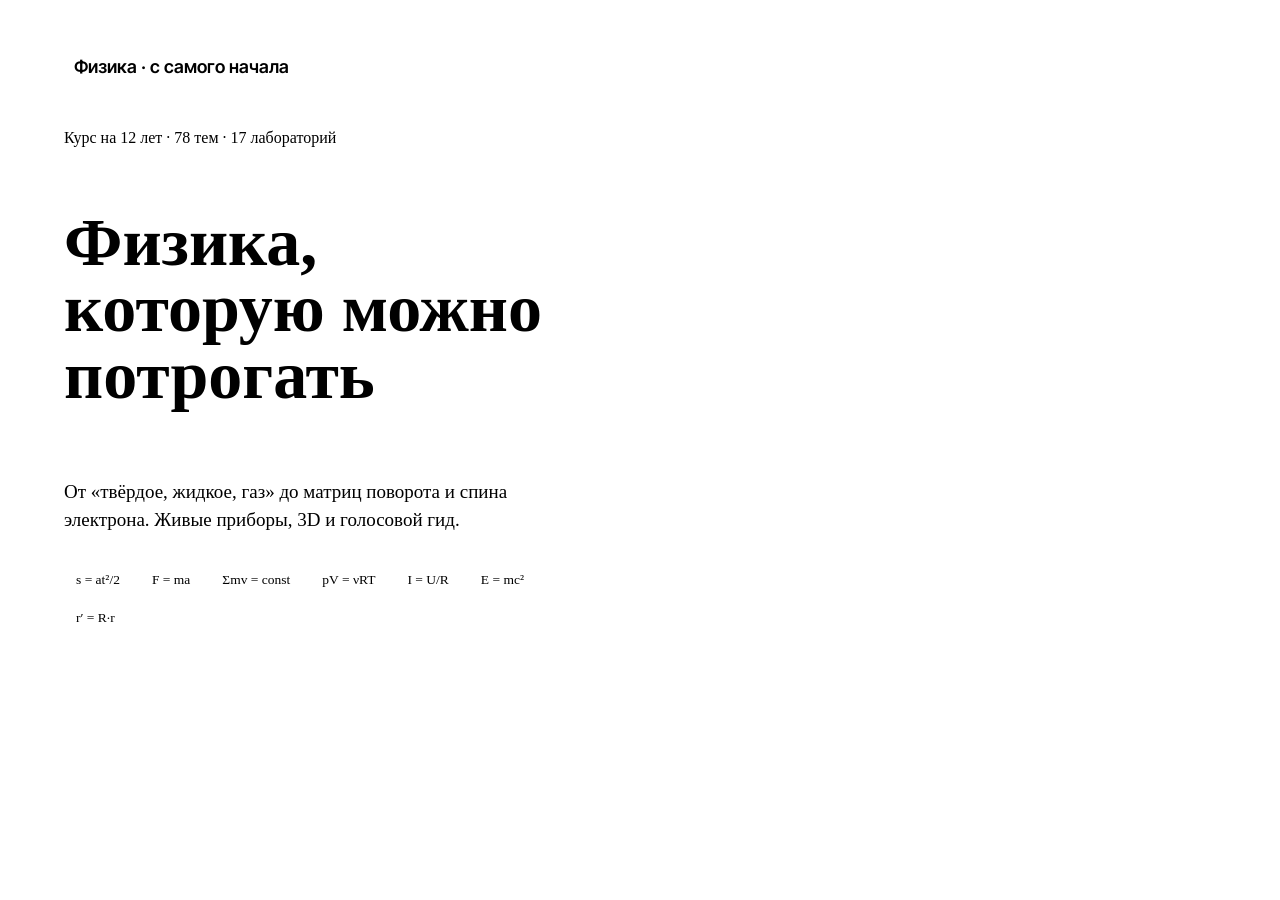
<file: src/banner.html>
<!doctype html>
<html lang="ru">
<head>
<meta charset="utf-8">
<title>Баннер — Физика с самого начала</title>
<link href="https://fonts.googleapis.com/css2?family=Inter+Tight:wght@500;600;700&family=Inter:wght@400;500&family=JetBrains+Mono:wght@400;500&display=swap" rel="stylesheet">
<style>/*__CSS__*/
html,body{width:1200px;height:630px;overflow:hidden;margin:0}
body{background-attachment:scroll}
.banner{position:relative;width:1200px;height:630px;display:grid;grid-template-columns:500px 1fr;gap:28px;padding:56px 56px 52px 64px;box-sizing:border-box}
.banner::before{content:"";position:absolute;inset:22px;box-shadow:0 0 0 1px var(--anatomy-mid);pointer-events:none}
.banner::after{content:"";position:absolute;left:18px;top:18px;width:8px;height:8px;border-radius:50%;border:1px solid var(--anatomy-mid);background:var(--anatomy-page);box-shadow:1148px 0 0 -1px var(--anatomy-page),1148px 0 0 0 var(--anatomy-mid)}
.b-text{display:flex;flex-direction:column;justify-content:center;position:relative;z-index:1}
.b-brand{display:flex;align-items:center;gap:10px;font-family:"Inter Tight",sans-serif;font-weight:600;font-size:18px;color:var(--anatomy-strong);margin-bottom:36px}
.b-text h1{font-size:68px;line-height:.98;font-weight:600}
.b-text h1 em{font-style:normal;position:relative;white-space:nowrap}
.b-text h1 em::after{content:"";position:absolute;left:0;right:0;bottom:.05em;height:.09em;background:var(--anatomy-strong)}
.b-lead{font-size:19px;line-height:1.5;margin:24px 0 30px;color:var(--anatomy-text);max-width:25em}
.b-laws{display:flex;flex-wrap:wrap;gap:8px}
.b-laws span{font-family:var(--anatomy-mono);font-size:13.5px;color:var(--anatomy-strong);padding:7px 12px;border:1px solid var(--rule);border-radius:99px;background:var(--anatomy-card)}
.b-fig{display:flex;align-items:center;position:relative;z-index:1}
.b-fig .iso-figure{margin:0;width:100%}
.b-fig .lab-controls,.b-fig .iso-legend,.b-fig [data-corner="hint"],.b-fig [data-corner="readout"]{display:none}
.b-fig .iso-plate{padding:44px 18px 40px}
.b-url{position:absolute;right:64px;bottom:30px;font-family:var(--anatomy-mono);font-size:11px;letter-spacing:.14em;text-transform:uppercase;color:var(--anatomy-muted);z-index:2}
</style>
</head>
<body class="iso" data-theme="light">
<svg width="0" height="0" style="position:absolute" aria-hidden="true"><defs><radialGradient id="lab-soft"><stop offset="0" style="stop-color:var(--anatomy-halo);stop-opacity:.9"/><stop offset=".55" style="stop-color:var(--anatomy-halo);stop-opacity:.35"/><stop offset="1" style="stop-color:var(--anatomy-halo);stop-opacity:0"/></radialGradient></defs></svg>
<div class="banner">
  <div class="b-text">
    <div class="b-brand"><span class="brand-mark" aria-hidden="true"></span>Физика · с самого начала</div>
    <p class="eyebrow">Курс на 12 лет · 78 тем · 17 лабораторий</p>
    <h1>Физика,<br>которую можно <em>потрогать</em></h1>
    <p class="b-lead">От «твёрдое, жидкое, газ» до матриц поворота и спина электрона. Живые приборы, 3D и голосовой гид.</p>
    <div class="b-laws"><span>s = at²/2</span><span>F = ma</span><span>Σmv = const</span><span>pV = νRT</span><span>I = U/R</span><span>E = mc²</span><span>r′ = R·r</span></div>
  </div>
  <div class="b-fig" data-figure="cradle"></div>
</div>
<script type="module">/*__SCRIPT__*/
FIG.cradle(document.querySelector("[data-figure]"), 1);
</script>
</body>
</html>
</file>
